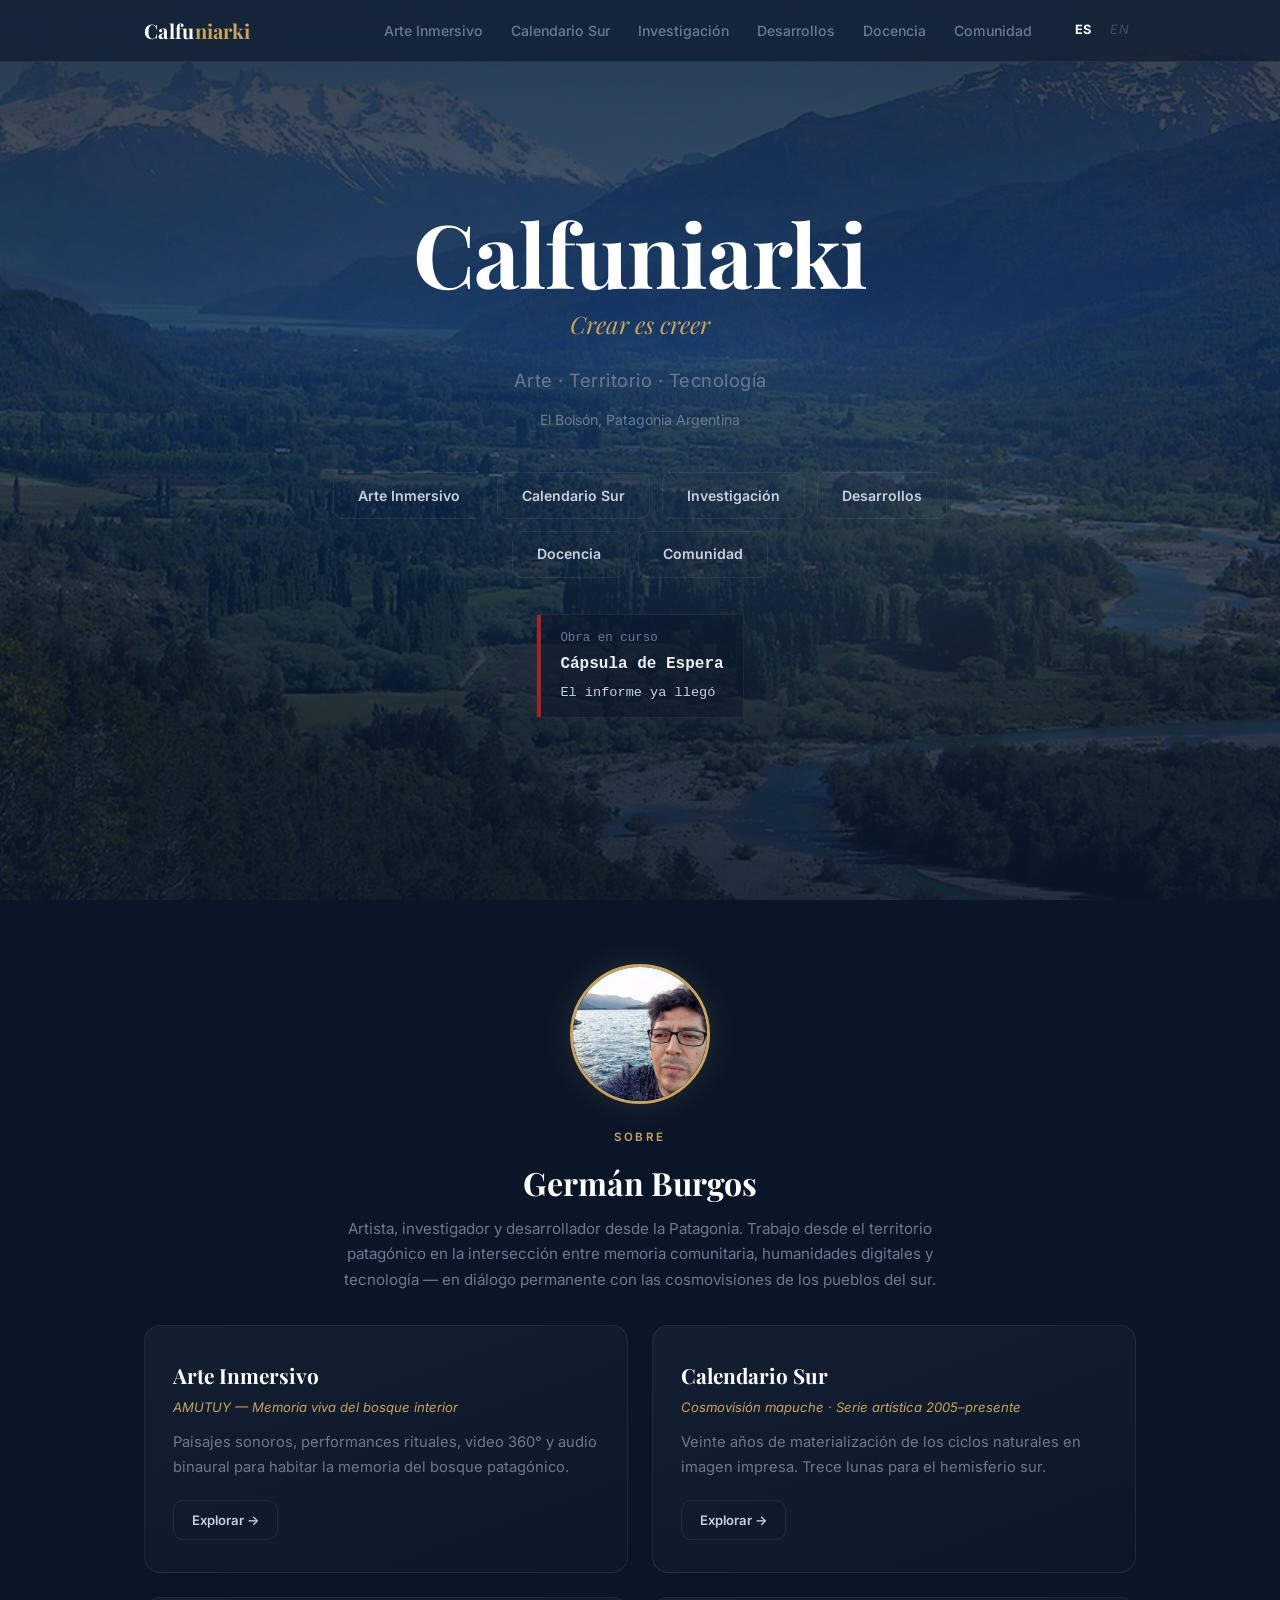
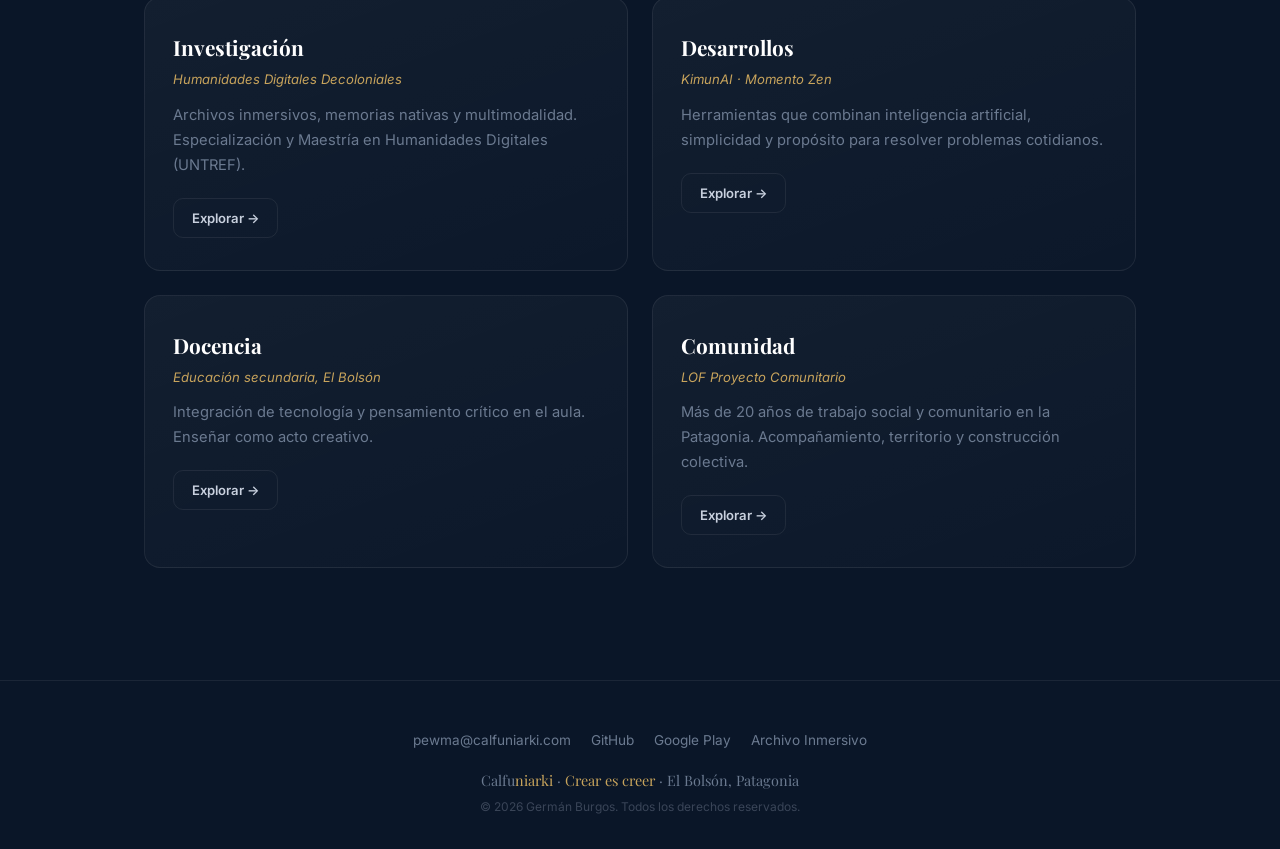
<file: index.html>
<!DOCTYPE html>
<html lang="es">
<head>
  <!-- Google Tag Manager -->
  <script>(function(w,d,s,l,i){w[l]=w[l]||[];w[l].push({'gtm.start':
  new Date().getTime(),event:'gtm.js'});var f=d.getElementsByTagName(s)[0],
  j=d.createElement(s),dl=l!='dataLayer'?'&l='+l:'';j.async=true;j.src=
  'https://www.googletagmanager.com/gtm.js?id='+i+dl;f.parentNode.insertBefore(j,f);
  })(window,document,'script','dataLayer','GTM-WHPK6CT9');</script>
  <!-- End Google Tag Manager -->
  <meta charset="UTF-8">
  <meta name="viewport" content="width=device-width,initial-scale=1">
  <title>Calfuniarki — Crear es creer</title>
  <meta name="description" content="Calfuniarki: arte inmersivo, humanidades digitales y desarrollos digitales desde El Bolsón, Patagonia Argentina.">
  <link rel="canonical" href="https://calfuniarki.com/">

  <!-- Favicon kultrun -->
  <link rel="icon" type="image/svg+xml" href="favicon.svg">
  <link rel="alternate icon" type="image/png" href="favicon.svg">
  <link rel="apple-touch-icon" href="favicon.svg">

  <!-- Open Graph -->
  <meta property="og:title" content="Calfuniarki — Crear es creer">
  <meta property="og:description" content="Arte inmersivo, humanidades digitales y desarrollos digitales desde El Bolsón, Patagonia Argentina.">
  <meta property="og:url" content="https://calfuniarki.com/">
  <meta property="og:type" content="website">
  <meta property="og:image" content="https://calfuniarki.com/img/og-image.svg">

  <link rel="stylesheet" href="styles.css">

  <style>
    .lang-switcher {
      display: flex; align-items: center; gap: .35rem; margin-left: .5rem;
    }
    .lang-btn {
      background: none; border: none; cursor: pointer;
      font-size: .8rem; font-family: var(--sans); font-weight: 400;
      font-style: italic; padding: .2rem .4rem; border-radius: 6px;
      color: var(--text-dim); opacity: .5;
      transition: opacity .25s, color .25s; line-height: 1; letter-spacing: .05em;
    }
    .lang-btn:hover { opacity: .8; }
    .lang-btn.active { opacity: 1; font-weight: 700; font-style: normal; color: var(--white); }

    /* Obra en curso: ventana a la Cápsula de Espera (capsula-de-espera/) */
    .en-curso {
      display: inline-flex; align-items: stretch; margin-top: 2.25rem;
      text-align: left; color: var(--text-bright); text-decoration: none;
      background: rgba(10,22,40,.55); border: 1px solid var(--border);
      transition: border-color .3s var(--ease);
    }
    .en-curso::before { content: ""; flex: none; width: 4px; background: #A8231C; }
    .en-curso:hover, .en-curso:focus-visible { border-color: rgba(168,35,28,.8); }
    .en-curso:focus-visible { outline: 2px solid #A8231C; outline-offset: 3px; }
    .en-curso-cuerpo {
      display: grid; gap: .15rem; padding: .8rem 1.2rem;
      font-family: ui-monospace, "SF Mono", Menlo, Consolas, "Liberation Mono", monospace;
    }
    .en-curso-label { font-size: .78rem; color: var(--text-dim); }
    .en-curso-titulo { font-size: 1rem; font-weight: 700; }
    .en-curso-dia { font-size: .85rem; color: var(--text); }
  </style>
</head>
<body>
  <!-- Google Tag Manager (noscript) -->
  <noscript><iframe src="https://www.googletagmanager.com/ns.html?id=GTM-WHPK6CT9"
  height="0" width="0" style="display:none;visibility:hidden"></iframe></noscript>
  <!-- End Google Tag Manager (noscript) -->

  <canvas id="particles"></canvas>
  <div class="nav-overlay"></div>

  <header class="site-header">
    <div class="container">
      <a href="./" class="logo">Calfu<span>niarki</span></a>
      <button class="menu-toggle" aria-label="Menú">
        <span></span><span></span><span></span>
      </button>
      <nav class="nav-links">
        <a href="arte/index.html" data-es="Arte Inmersivo" data-en="Immersive Art">Arte Inmersivo</a>
        <a href="calendario-sur/index.html" data-es="Calendario Sur" data-en="Southern Calendar">Calendario Sur</a>
        <a href="investigacion/index.html" data-es="Investigación" data-en="Research">Investigación</a>
        <a href="desarrollos/index.html">Desarrollos</a>
        <a href="docencia/index.html" data-es="Docencia" data-en="Teaching">Docencia</a>
        <a href="comunidad/index.html" data-es="Comunidad" data-en="Community">Comunidad</a>
        <div class="lang-switcher">
          <button class="lang-btn active" data-lang="es" title="Español">ES</button>
          <button class="lang-btn" data-lang="en" title="English">EN</button>
        </div>
      </nav>
    </div>
  </header>

  <main>
    <section class="hero hero--bg" style="background-image:url('img/el-bolson.jpg')">
      <div class="hero-content">
        <h1 class="reveal">Calfuniarki</h1>
        <p class="slogan reveal delay-1" data-es="Crear es creer" data-en="To create is to believe">Crear es creer</p>
        <p class="subtitle reveal delay-2" data-es="Arte · Territorio · Tecnología" data-en="Art · Territory · Technology">Arte · Territorio · Tecnología</p>
        <p class="location reveal delay-3">El Bolsón, Patagonia Argentina</p>
        <div class="hero-nav reveal delay-4">
          <a href="arte/index.html" data-es="Arte Inmersivo" data-en="Immersive Art">Arte Inmersivo</a>
          <a href="calendario-sur/index.html" data-es="Calendario Sur" data-en="Southern Calendar">Calendario Sur</a>
          <a href="investigacion/index.html" data-es="Investigación" data-en="Research">Investigación</a>
          <a href="desarrollos/index.html">Desarrollos</a>
          <a href="docencia/index.html" data-es="Docencia" data-en="Teaching">Docencia</a>
          <a href="comunidad/index.html" data-es="Comunidad" data-en="Community">Comunidad</a>
        </div>
        <a class="en-curso reveal delay-4" href="capsula-de-espera/index.html">
          <span class="en-curso-cuerpo">
            <span class="en-curso-label" data-es="Obra en curso" data-en="Work in progress">Obra en curso</span>
            <span class="en-curso-titulo">Cápsula de Espera</span>
            <span class="en-curso-dia" data-es="El informe ya llegó" data-en="The report has arrived">El informe ya llegó</span>
          </span>
        </a>
      </div>
      <div class="scroll-hint">
        <span data-es="Explorá" data-en="Explore">Explorá</span>
        <span class="arrow">↓</span>
      </div>
    </section>

    <section class="section">
      <div class="container">
        <div class="reveal text-center">
          <img src="img/Yo.jpg" alt="Germán Burgos — Calfuniarki" class="profile-photo" loading="lazy">
          <p class="section-label" data-es="Sobre" data-en="About">Sobre</p>
          <h2 class="section-title">Germán Burgos</h2>
          <p class="section-desc" style="margin-left:auto;margin-right:auto"
             data-es="Artista, investigador y desarrollador desde la Patagonia. Trabajo desde el territorio patagónico en la intersección entre memoria comunitaria, humanidades digitales y tecnología — en diálogo permanente con las cosmovisiones de los pueblos del sur."
             data-en="Artist, researcher and developer from Patagonia. I work from Patagonian territory at the intersection of community memory, digital humanities, and technology — in permanent dialogue with the cosmovisions of the peoples of the south.">
            Artista, investigador y desarrollador desde la Patagonia. Trabajo en la intersección entre la cosmovisión mapuche, las humanidades digitales decoloniales y la tecnología contemporánea.
          </p>
        </div>

        <div class="grid-2 mt-2">
          <div class="card reveal">
            <h3 data-es="Arte Inmersivo" data-en="Immersive Art">Arte Inmersivo</h3>
            <p class="card-tag" data-es="AMUTUY — Memoria viva del bosque interior" data-en="AMUTUY — Living memory of the inner forest">AMUTUY — Memoria viva del bosque interior</p>
            <p data-es="Paisajes sonoros, performances rituales, video 360° y audio binaural para habitar la memoria del bosque patagónico." data-en="Sound landscapes, ritual performances, 360° video and binaural audio to inhabit the memory of the Patagonian forest.">Paisajes sonoros, performances rituales, video 360° y audio binaural para habitar la memoria del bosque patagónico.</p>
            <a href="arte/index.html" class="btn btn-outline btn-sm" data-es="Explorar →" data-en="Explore →">Explorar →</a>
          </div>
          <div class="card reveal delay-1">
            <h3 data-es="Calendario Sur" data-en="Southern Calendar">Calendario Sur</h3>
            <p class="card-tag" data-es="Cosmovisión mapuche · Serie artística 2005–presente" data-en="Mapuche cosmovision · Artistic series 2005–present">Cosmovisión mapuche · Serie artística 2005–presente</p>
            <p data-es="Veinte años de materialización de los ciclos naturales en imagen impresa. Trece lunas para el hemisferio sur." data-en="Twenty years of materializing natural cycles in printed image. Thirteen moons for the southern hemisphere.">Veinte años de materialización de los ciclos naturales en imagen impresa. Trece lunas para el hemisferio sur.</p>
            <a href="calendario-sur/index.html" class="btn btn-outline btn-sm" data-es="Explorar →" data-en="Explore →">Explorar →</a>
          </div>
          <div class="card reveal">
            <h3 data-es="Investigación" data-en="Research">Investigación</h3>
            <p class="card-tag" data-es="Humanidades Digitales Decoloniales" data-en="Decolonial Digital Humanities">Humanidades Digitales Decoloniales</p>
            <p data-es="Archivos inmersivos, memorias nativas y multimodalidad. Especialización y Maestría en Humanidades Digitales (UNTREF)." data-en="Immersive archives, native memories and multimodality. Specialization and Master's in Digital Humanities (UNTREF).">Archivos inmersivos, memorias nativas y multimodalidad. Especialización y Maestría en Humanidades Digitales (UNTREF).</p>
            <a href="investigacion/index.html" class="btn btn-outline btn-sm" data-es="Explorar →" data-en="Explore →">Explorar →</a>
          </div>
          <div class="card reveal delay-1">
            <h3>Desarrollos</h3>
            <p class="card-tag">KimunAI · Momento Zen</p>
            <p data-es="Herramientas que combinan inteligencia artificial, simplicidad y propósito para resolver problemas cotidianos." data-en="Tools that combine artificial intelligence, simplicity and purpose to solve everyday problems.">Herramientas que combinan inteligencia artificial, simplicidad y propósito para resolver problemas cotidianos.</p>
            <a href="desarrollos/index.html" class="btn btn-outline btn-sm" data-es="Explorar →" data-en="Explore →">Explorar →</a>
          </div>
          <div class="card reveal">
            <h3 data-es="Docencia" data-en="Teaching">Docencia</h3>
            <p class="card-tag" data-es="Educación secundaria, El Bolsón" data-en="Secondary education, El Bolsón">Educación secundaria, El Bolsón</p>
            <p data-es="Integración de tecnología y pensamiento crítico en el aula. Enseñar como acto creativo." data-en="Integration of technology and critical thinking in the classroom. Teaching as a creative act.">Integración de tecnología y pensamiento crítico en el aula. Enseñar como acto creativo.</p>
            <a href="docencia/index.html" class="btn btn-outline btn-sm" data-es="Explorar →" data-en="Explore →">Explorar →</a>
          </div>
          <div class="card reveal delay-1">
            <h3 data-es="Comunidad" data-en="Community">Comunidad</h3>
            <p class="card-tag" data-es="LOF Proyecto Comunitario" data-en="LOF Community Project">LOF Proyecto Comunitario</p>
            <p data-es="Más de 20 años de trabajo social y comunitario en la Patagonia. Acompañamiento, territorio y construcción colectiva." data-en="More than 20 years of social and community work in Patagonia. Accompaniment, territory and collective building.">Más de 20 años de trabajo social y comunitario en la Patagonia. Acompañamiento, territorio y construcción colectiva.</p>
            <a href="comunidad/index.html" class="btn btn-outline btn-sm" data-es="Explorar →" data-en="Explore →">Explorar →</a>
          </div>
        </div>
      </div>
    </section>
  </main>

  <footer class="site-footer">
    <div class="container">
      <div class="footer-links">
        <a href="mailto:pewma@calfuniarki.com">pewma@calfuniarki.com</a>
        <a href="https://github.com/calfuniarki" target="_blank" rel="noopener">GitHub</a>
        <a href="https://play.google.com/store/apps/developer?id=Calfuniarki" target="_blank" rel="noopener">Google Play</a>
        <a href="https://archivo.lof.org.ar" target="_blank" rel="noopener">Archivo Inmersivo</a>
      </div>
      <p class="brand">Calfu<span>niarki</span> · <span data-es="Crear es creer" data-en="To create is to believe">Crear es creer</span> · El Bolsón, Patagonia</p>
      <p class="copy">&copy; 2026 Germán Burgos. <span data-es="Todos los derechos reservados." data-en="All rights reserved.">Todos los derechos reservados.</span></p>
    </div>
  </footer>

  <script src="main.js"></script>
  <script>
    const STORAGE_KEY = 'calfuniarki-lang';
    function setLang(lang) {
      localStorage.setItem(STORAGE_KEY, lang);
      document.documentElement.lang = lang;
      document.querySelectorAll('.lang-btn').forEach(btn => {
        btn.classList.toggle('active', btn.dataset.lang === lang);
      });
      document.querySelectorAll('[data-es][data-en]').forEach(el => {
        const text = el.dataset[lang];
        if (text) el.innerHTML = text;
      });
    }
    document.querySelectorAll('.lang-btn').forEach(btn => {
      btn.addEventListener('click', () => setLang(btn.dataset.lang));
    });
    setLang(localStorage.getItem(STORAGE_KEY) || 'es');
  </script>
</body>
</html>
</file>
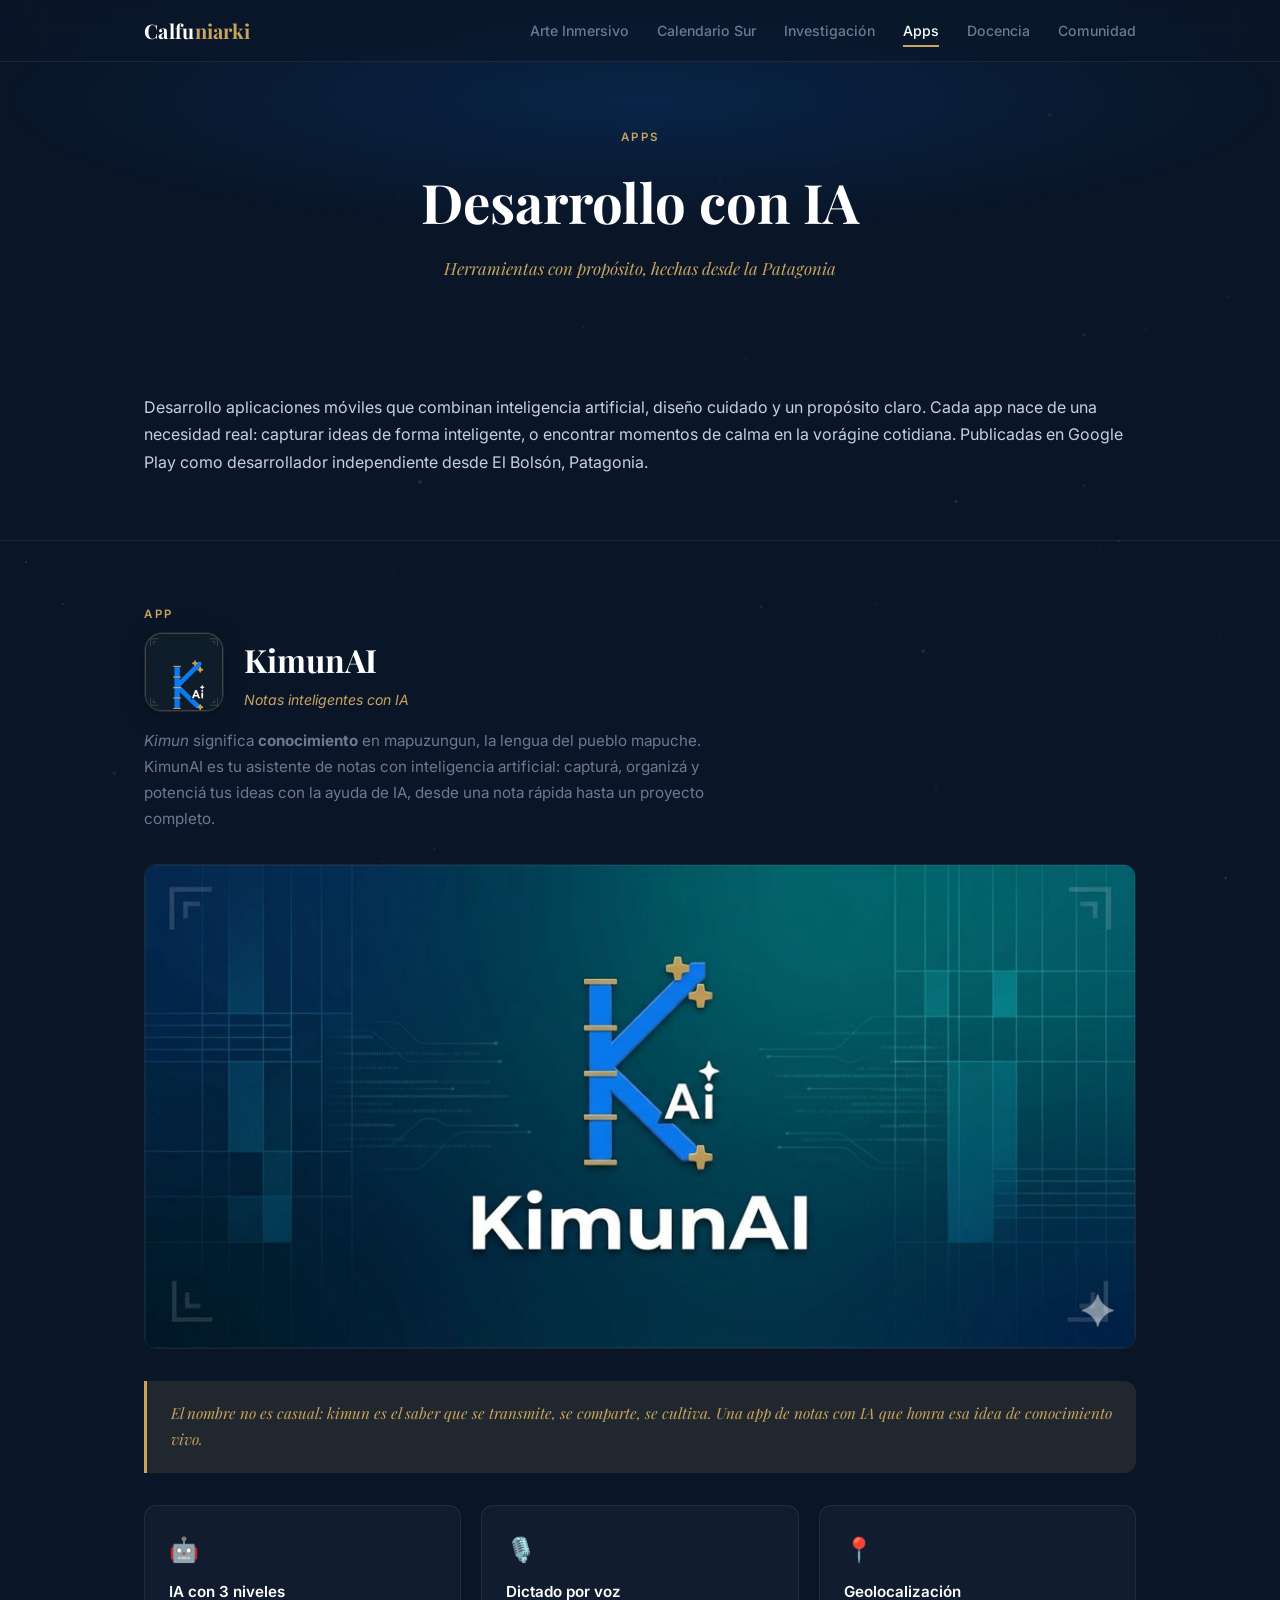
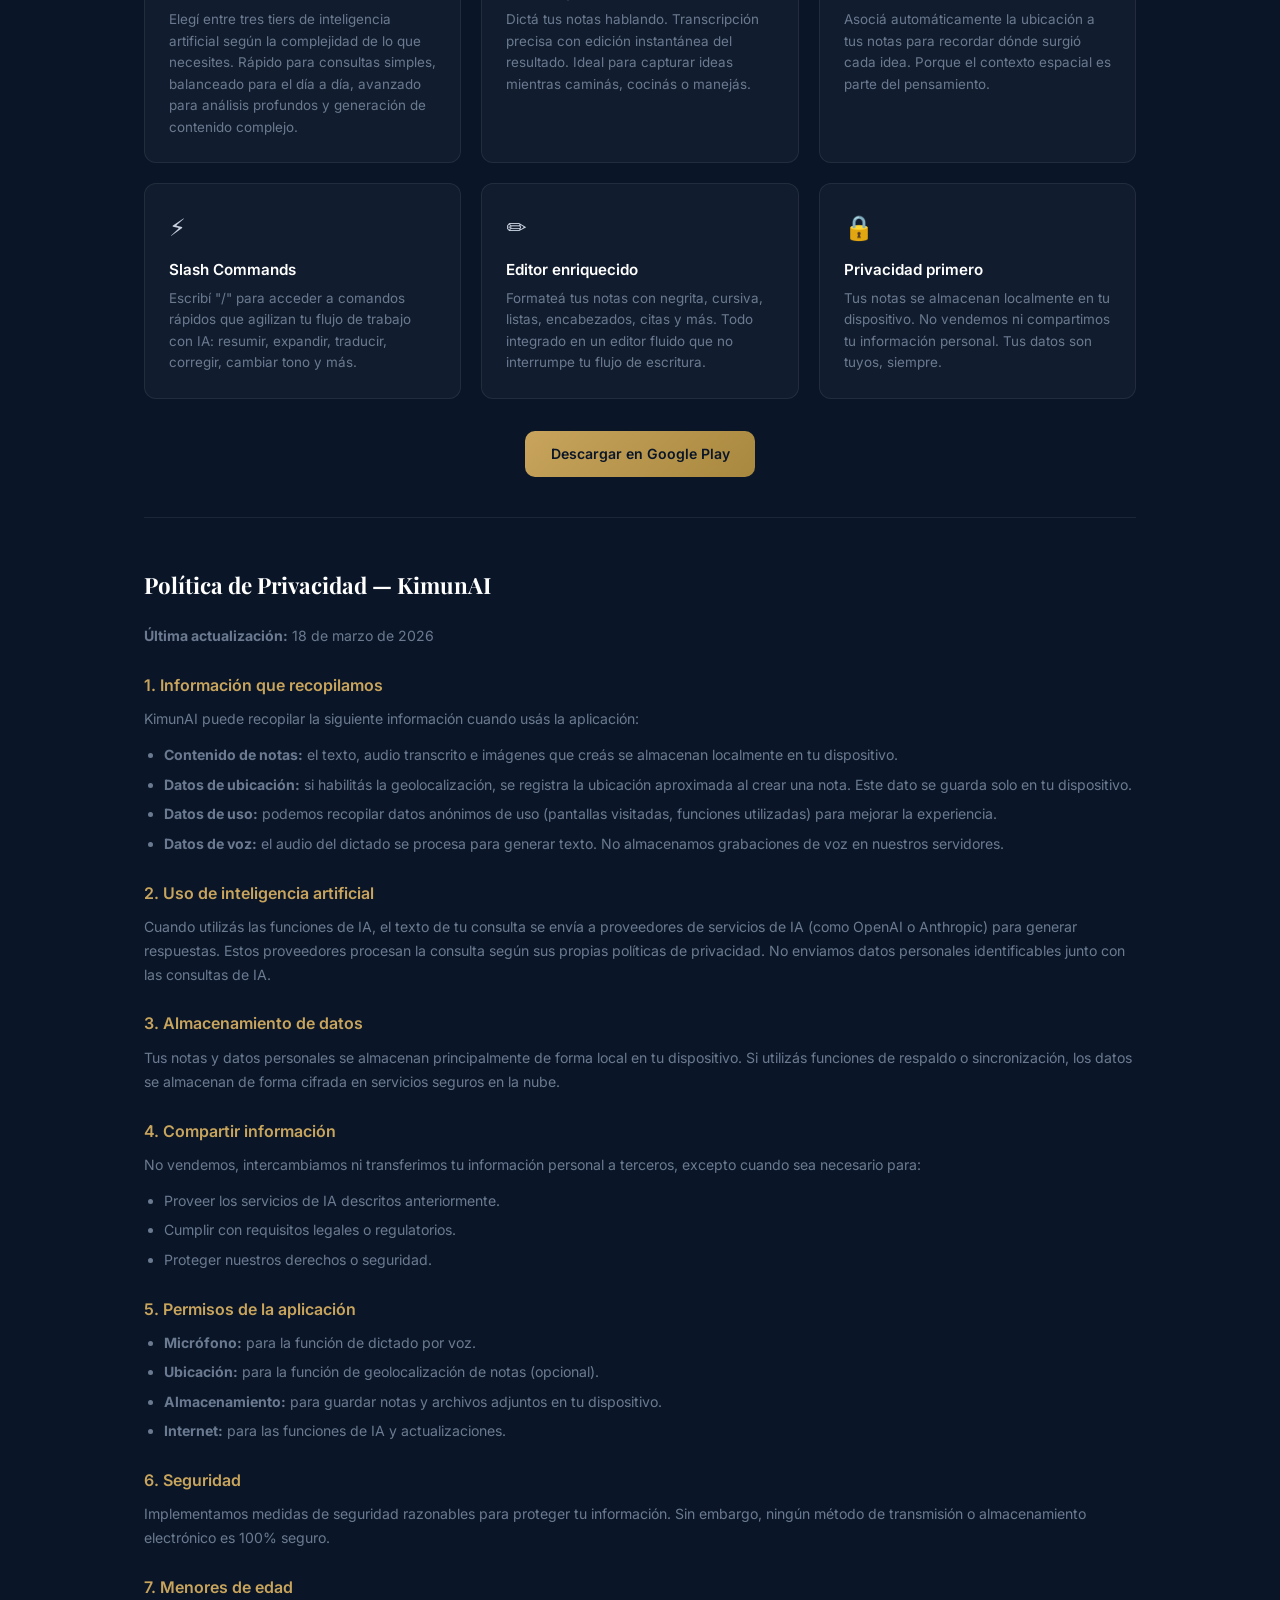
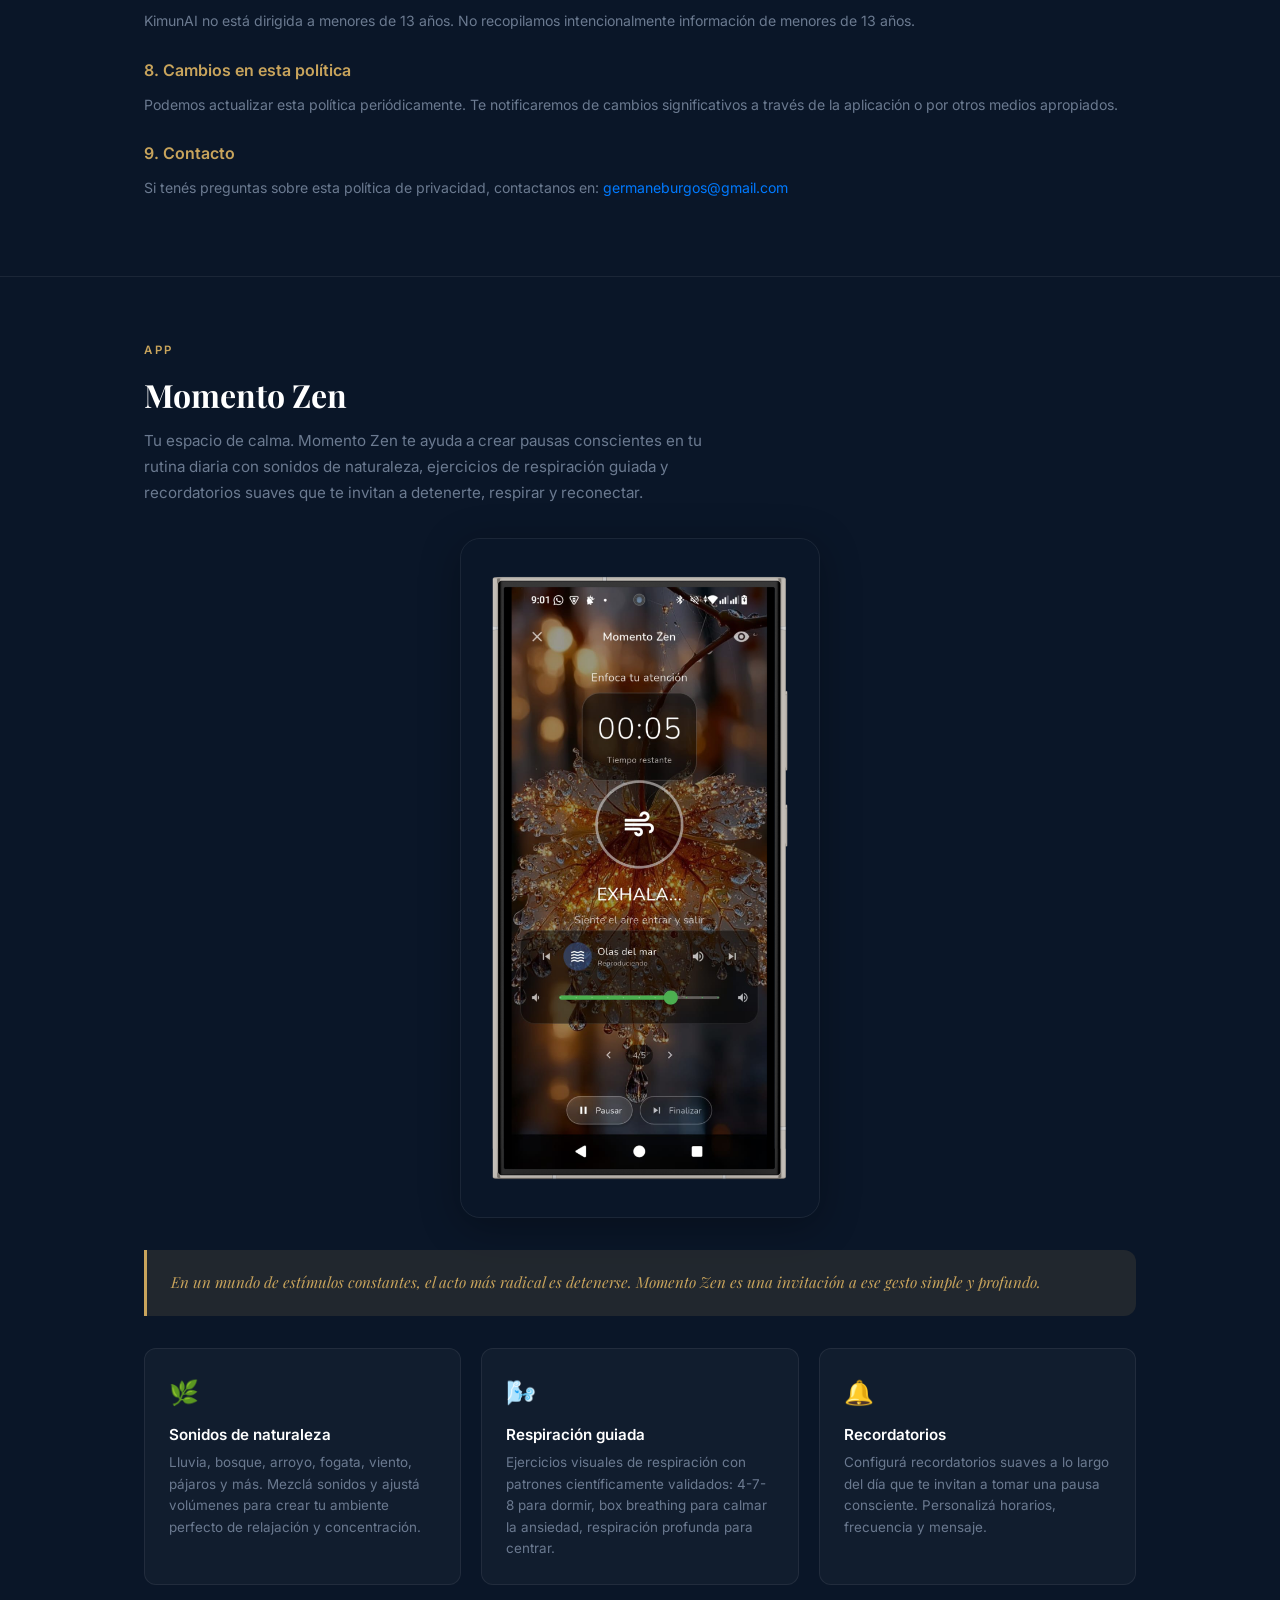
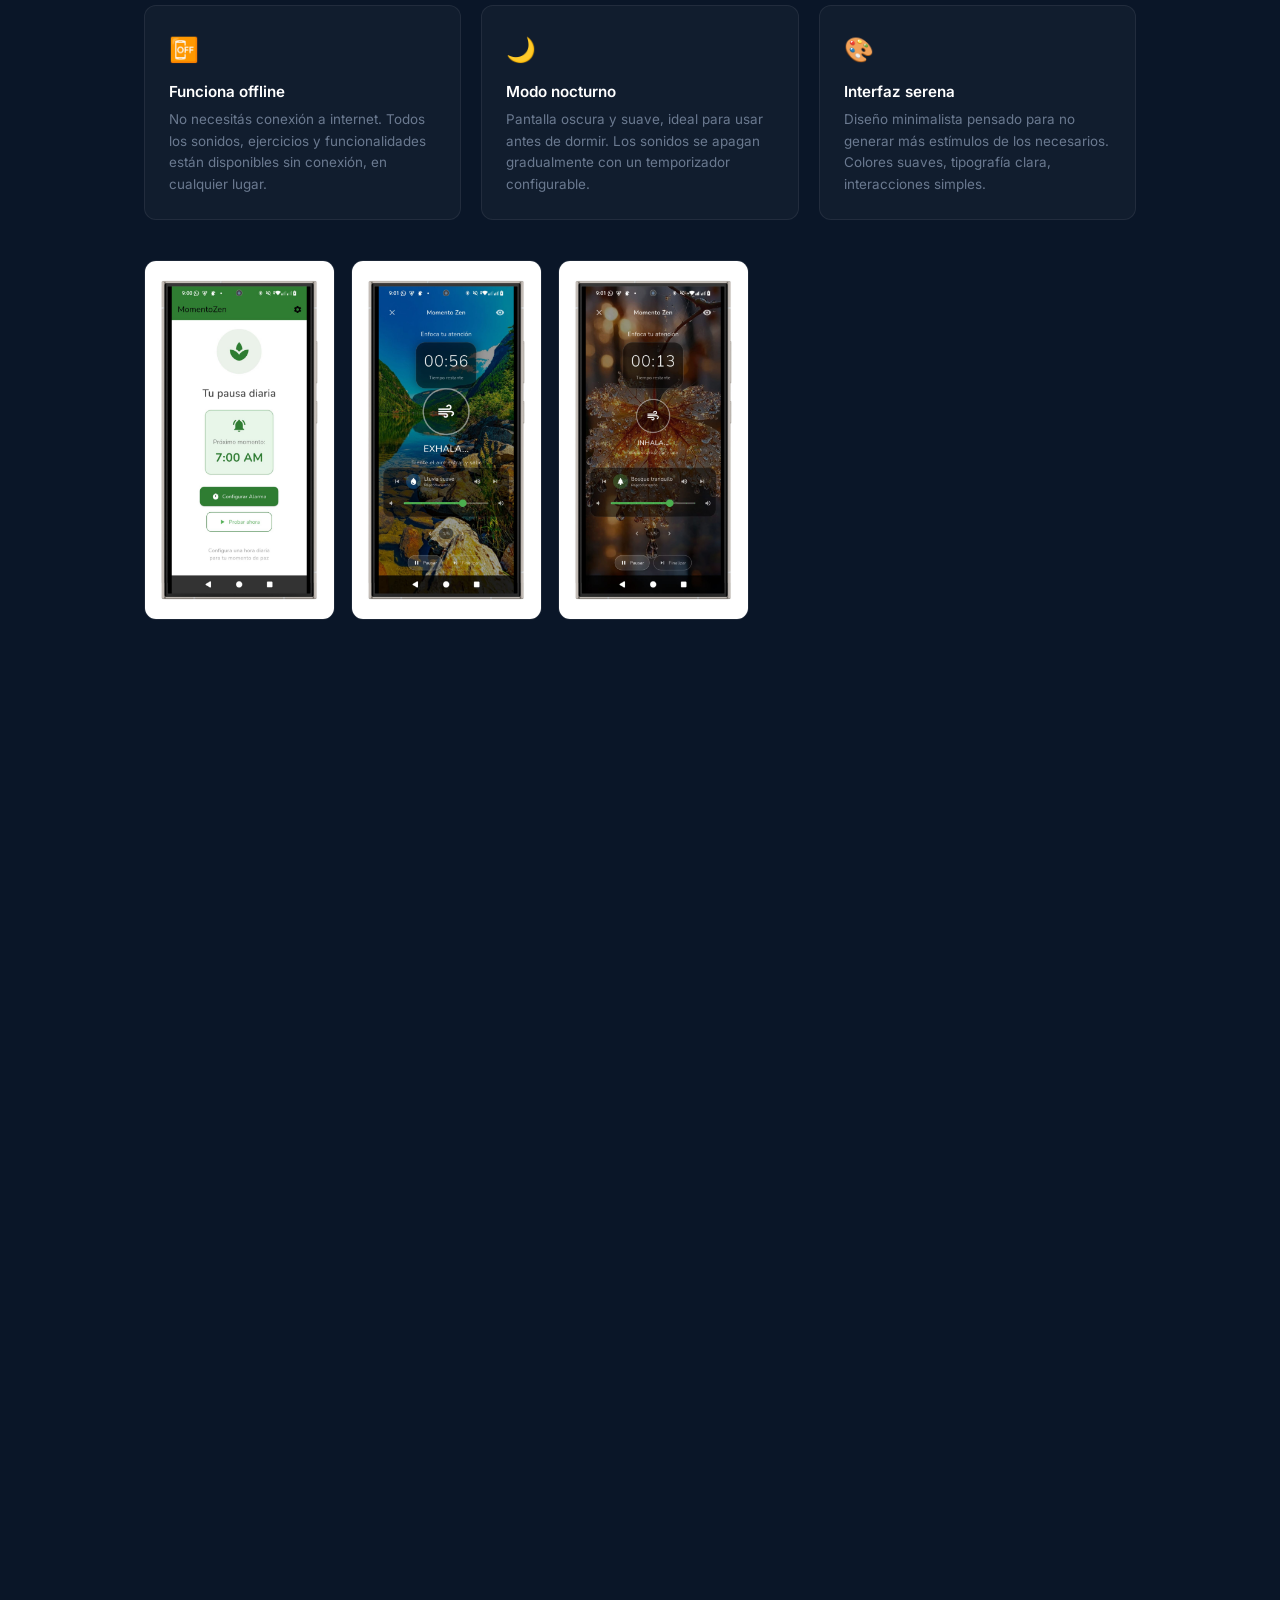
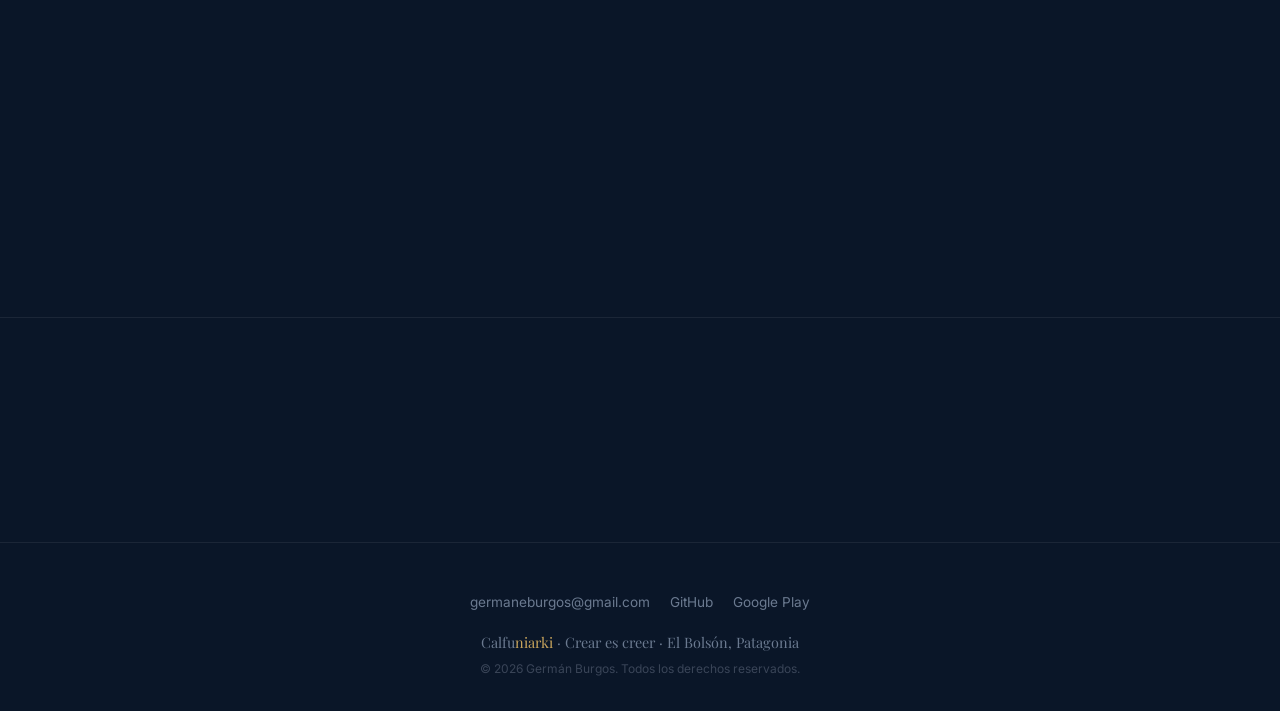
<file: apps/index.html>
<!DOCTYPE html>
<html lang="es">
<head>
  <meta charset="UTF-8">
  <meta name="viewport" content="width=device-width,initial-scale=1">
  <title>Apps — KimunAI y Momento Zen — Calfuniarki</title>
  <meta name="description" content="KimunAI: notas inteligentes con IA. Momento Zen: mindfulness y relajación. Apps desarrolladas por Calfuniarki desde la Patagonia Argentina.">
  <link rel="canonical" href="https://calfuniarki.com/apps/">
  <link rel="stylesheet" href="../styles.css">
</head>
<body>

  <canvas id="particles"></canvas>
  <div class="nav-overlay"></div>

  <header class="site-header">
    <div class="container">
      <a href="../index.html" class="logo">Calfu<span>niarki</span></a>
      <button class="menu-toggle" aria-label="Menú">
        <span></span><span></span><span></span>
      </button>
      <nav class="nav-links">
        <a href="../arte/index.html">Arte Inmersivo</a>
        <a href="../calendario-sur/index.html" data-es="Calendario Sur" data-en="Southern Calendar">Calendario Sur</a>
        <a href="../investigacion/index.html">Investigación</a>
        <a href="../apps/index.html" class="active">Apps</a>
        <a href="../docencia/index.html">Docencia</a>
        <a href="../comunidad/index.html">Comunidad</a>
      </nav>
    </div>
  </header>

  <main>
    <section class="page-hero">
      <div class="container">
        <p class="section-label reveal">Apps</p>
        <h1 class="reveal delay-1">Desarrollo con IA</h1>
        <p class="tagline reveal delay-2">Herramientas con propósito, hechas desde la Patagonia</p>
      </div>
    </section>

    <section class="section">
      <div class="container">
        <div class="reveal">
          <p>Desarrollo aplicaciones móviles que combinan inteligencia artificial, diseño cuidado y un propósito claro. Cada app nace de una necesidad real: capturar ideas de forma inteligente, o encontrar momentos de calma en la vorágine cotidiana. Publicadas en Google Play como desarrollador independiente desde El Bolsón, Patagonia.</p>
        </div>
      </div>
    </section>

    <!-- ==================== KimunAI ==================== -->
    <section class="section" id="kimunai">
      <div class="container">
        <div class="reveal">
          <p class="section-label">App</p>
          <div class="app-header">
            <img src="../img/icon-kimunai.png" alt="KimunAI" class="app-icon" loading="lazy">
            <div>
              <h2 class="section-title">KimunAI</h2>
              <p style="color:var(--gold);font-size:.88rem;font-style:italic;margin:0">Notas inteligentes con IA</p>
            </div>
          </div>
          <p class="section-desc"><em>Kimun</em> significa <strong>conocimiento</strong> en mapuzungun, la lengua del pueblo mapuche. KimunAI es tu asistente de notas con inteligencia artificial: capturá, organizá y potenciá tus ideas con la ayuda de IA, desde una nota rápida hasta un proyecto completo.</p>
        </div>

        <img src="../img/funcionesUP.jpg" alt="KimunAI — Feature graphic" class="img-feature-graphic reveal" loading="lazy">

        <div class="mt-2 reveal">
          <div class="highlight-box">
            <p>El nombre no es casual: kimun es el saber que se transmite, se comparte, se cultiva. Una app de notas con IA que honra esa idea de conocimiento vivo.</p>
          </div>
        </div>

        <div class="grid-3 mt-2">
          <div class="feature reveal">
            <div class="icon">🤖</div>
            <h3>IA con 3 niveles</h3>
            <p>Elegí entre tres tiers de inteligencia artificial según la complejidad de lo que necesites. Rápido para consultas simples, balanceado para el día a día, avanzado para análisis profundos y generación de contenido complejo.</p>
          </div>
          <div class="feature reveal delay-1">
            <div class="icon">🎙️</div>
            <h3>Dictado por voz</h3>
            <p>Dictá tus notas hablando. Transcripción precisa con edición instantánea del resultado. Ideal para capturar ideas mientras caminás, cocinás o manejás.</p>
          </div>
          <div class="feature reveal delay-2">
            <div class="icon">📍</div>
            <h3>Geolocalización</h3>
            <p>Asociá automáticamente la ubicación a tus notas para recordar dónde surgió cada idea. Porque el contexto espacial es parte del pensamiento.</p>
          </div>
          <div class="feature reveal">
            <div class="icon">⚡</div>
            <h3>Slash Commands</h3>
            <p>Escribí "/" para acceder a comandos rápidos que agilizan tu flujo de trabajo con IA: resumir, expandir, traducir, corregir, cambiar tono y más.</p>
          </div>
          <div class="feature reveal delay-1">
            <div class="icon">✏️</div>
            <h3>Editor enriquecido</h3>
            <p>Formateá tus notas con negrita, cursiva, listas, encabezados, citas y más. Todo integrado en un editor fluido que no interrumpe tu flujo de escritura.</p>
          </div>
          <div class="feature reveal delay-2">
            <div class="icon">🔒</div>
            <h3>Privacidad primero</h3>
            <p>Tus notas se almacenan localmente en tu dispositivo. No vendemos ni compartimos tu información personal. Tus datos son tuyos, siempre.</p>
          </div>
        </div>

        <div class="mt-2 reveal flex-center">
          <a href="https://play.google.com/store/apps/details?id=com.nacer.kimun_ai" class="btn btn-gold" target="_blank" rel="noopener">Descargar en Google Play</a>
        </div>

        <!-- KimunAI Privacy Policy -->
        <div class="privacy reveal" id="kimunai-privacidad">
          <h2>Política de Privacidad — KimunAI</h2>
          <p><strong>Última actualización:</strong> 18 de marzo de 2026</p>

          <h3>1. Información que recopilamos</h3>
          <p>KimunAI puede recopilar la siguiente información cuando usás la aplicación:</p>
          <ul>
            <li><strong>Contenido de notas:</strong> el texto, audio transcrito e imágenes que creás se almacenan localmente en tu dispositivo.</li>
            <li><strong>Datos de ubicación:</strong> si habilitás la geolocalización, se registra la ubicación aproximada al crear una nota. Este dato se guarda solo en tu dispositivo.</li>
            <li><strong>Datos de uso:</strong> podemos recopilar datos anónimos de uso (pantallas visitadas, funciones utilizadas) para mejorar la experiencia.</li>
            <li><strong>Datos de voz:</strong> el audio del dictado se procesa para generar texto. No almacenamos grabaciones de voz en nuestros servidores.</li>
          </ul>

          <h3>2. Uso de inteligencia artificial</h3>
          <p>Cuando utilizás las funciones de IA, el texto de tu consulta se envía a proveedores de servicios de IA (como OpenAI o Anthropic) para generar respuestas. Estos proveedores procesan la consulta según sus propias políticas de privacidad. No enviamos datos personales identificables junto con las consultas de IA.</p>

          <h3>3. Almacenamiento de datos</h3>
          <p>Tus notas y datos personales se almacenan principalmente de forma local en tu dispositivo. Si utilizás funciones de respaldo o sincronización, los datos se almacenan de forma cifrada en servicios seguros en la nube.</p>

          <h3>4. Compartir información</h3>
          <p>No vendemos, intercambiamos ni transferimos tu información personal a terceros, excepto cuando sea necesario para:</p>
          <ul>
            <li>Proveer los servicios de IA descritos anteriormente.</li>
            <li>Cumplir con requisitos legales o regulatorios.</li>
            <li>Proteger nuestros derechos o seguridad.</li>
          </ul>

          <h3>5. Permisos de la aplicación</h3>
          <ul>
            <li><strong>Micrófono:</strong> para la función de dictado por voz.</li>
            <li><strong>Ubicación:</strong> para la función de geolocalización de notas (opcional).</li>
            <li><strong>Almacenamiento:</strong> para guardar notas y archivos adjuntos en tu dispositivo.</li>
            <li><strong>Internet:</strong> para las funciones de IA y actualizaciones.</li>
          </ul>

          <h3>6. Seguridad</h3>
          <p>Implementamos medidas de seguridad razonables para proteger tu información. Sin embargo, ningún método de transmisión o almacenamiento electrónico es 100% seguro.</p>

          <h3>7. Menores de edad</h3>
          <p>KimunAI no está dirigida a menores de 13 años. No recopilamos intencionalmente información de menores de 13 años.</p>

          <h3>8. Cambios en esta política</h3>
          <p>Podemos actualizar esta política periódicamente. Te notificaremos de cambios significativos a través de la aplicación o por otros medios apropiados.</p>

          <h3>9. Contacto</h3>
          <p>Si tenés preguntas sobre esta política de privacidad, contactanos en: <a href="mailto:germaneburgos@gmail.com">germaneburgos@gmail.com</a></p>
        </div>
      </div>
    </section>

    <!-- ==================== Momento Zen ==================== -->
    <section class="section" id="momentozen">
      <div class="container">
        <div class="reveal">
          <p class="section-label">App</p>
          <h2 class="section-title">Momento Zen</h2>
          <p class="section-desc">Tu espacio de calma. Momento Zen te ayuda a crear pausas conscientes en tu rutina diaria con sonidos de naturaleza, ejercicios de respiración guiada y recordatorios suaves que te invitan a detenerte, respirar y reconectar.</p>
        </div>

        <img src="../img/app-mockup.png" alt="Momento Zen — App mockup" class="img-mockup reveal" loading="lazy">

        <div class="reveal">
          <div class="highlight-box">
            <p>En un mundo de estímulos constantes, el acto más radical es detenerse. Momento Zen es una invitación a ese gesto simple y profundo.</p>
          </div>
        </div>

        <div class="grid-3 mt-2">
          <div class="feature reveal">
            <div class="icon">🌿</div>
            <h3>Sonidos de naturaleza</h3>
            <p>Lluvia, bosque, arroyo, fogata, viento, pájaros y más. Mezclá sonidos y ajustá volúmenes para crear tu ambiente perfecto de relajación y concentración.</p>
          </div>
          <div class="feature reveal delay-1">
            <div class="icon">🌬️</div>
            <h3>Respiración guiada</h3>
            <p>Ejercicios visuales de respiración con patrones científicamente validados: 4-7-8 para dormir, box breathing para calmar la ansiedad, respiración profunda para centrar.</p>
          </div>
          <div class="feature reveal delay-2">
            <div class="icon">🔔</div>
            <h3>Recordatorios</h3>
            <p>Configurá recordatorios suaves a lo largo del día que te invitan a tomar una pausa consciente. Personalizá horarios, frecuencia y mensaje.</p>
          </div>
          <div class="feature reveal">
            <div class="icon">📴</div>
            <h3>Funciona offline</h3>
            <p>No necesitás conexión a internet. Todos los sonidos, ejercicios y funcionalidades están disponibles sin conexión, en cualquier lugar.</p>
          </div>
          <div class="feature reveal delay-1">
            <div class="icon">🌙</div>
            <h3>Modo nocturno</h3>
            <p>Pantalla oscura y suave, ideal para usar antes de dormir. Los sonidos se apagan gradualmente con un temporizador configurable.</p>
          </div>
          <div class="feature reveal delay-2">
            <div class="icon">🎨</div>
            <h3>Interfaz serena</h3>
            <p>Diseño minimalista pensado para no generar más estímulos de los necesarios. Colores suaves, tipografía clara, interacciones simples.</p>
          </div>
        </div>

        <!-- Screenshots -->
        <div class="screenshot-row reveal mt-2">
          <img src="../img/screenshot-1.jpg" alt="Momento Zen — Pantalla principal" loading="lazy">
          <img src="../img/screenshot-2.jpg" alt="Momento Zen — Sonidos de naturaleza" loading="lazy">
          <img src="../img/screenshot-3.jpg" alt="Momento Zen — Respiración guiada" loading="lazy">
        </div>

        <div class="mt-2 reveal flex-center">
          <a href="https://play.google.com/store/apps/details?id=com.nacer.momento_zen" class="btn btn-primary" target="_blank" rel="noopener">Descargar en Google Play</a>
        </div>

        <!-- Momento Zen Privacy Policy -->
        <div class="privacy reveal" id="momentozen-privacidad">
          <h2>Política de Privacidad — Momento Zen</h2>
          <p><strong>Última actualización:</strong> 18 de marzo de 2026</p>

          <h3>1. Información que recopilamos</h3>
          <p>Momento Zen está diseñada con la privacidad como prioridad:</p>
          <ul>
            <li><strong>Preferencias de la app:</strong> tus configuraciones de sonidos, ejercicios favoritos y horarios de recordatorios se almacenan localmente en tu dispositivo.</li>
            <li><strong>Datos de uso anónimos:</strong> podemos recopilar datos anónimos y agregados para mejorar la aplicación.</li>
          </ul>

          <h3>2. Qué NO recopilamos</h3>
          <ul>
            <li>No recopilamos datos de salud o bienestar.</li>
            <li>No recopilamos tu ubicación.</li>
            <li>No accedemos a tu micrófono, cámara ni contactos.</li>
            <li>No recopilamos información personal identificable.</li>
          </ul>

          <h3>3. Almacenamiento de datos</h3>
          <p>Todos los datos de la aplicación se almacenan localmente en tu dispositivo. No utilizamos servidores externos para almacenar datos de usuarios.</p>

          <h3>4. Compartir información</h3>
          <p>No vendemos, intercambiamos ni transferimos tu información a terceros. Los únicos datos que podrían salir de tu dispositivo son estadísticas anónimas de uso, si decidís participar en el programa de mejora.</p>

          <h3>5. Permisos de la aplicación</h3>
          <ul>
            <li><strong>Notificaciones:</strong> para los recordatorios de mindfulness (opcional).</li>
            <li><strong>Audio:</strong> para reproducir los sonidos de naturaleza.</li>
          </ul>

          <h3>6. Publicidad</h3>
          <p>Momento Zen puede mostrar anuncios no personalizados. No compartimos datos personales con redes publicitarias.</p>

          <h3>7. Menores de edad</h3>
          <p>Momento Zen es apta para todas las edades. No recopilamos intencionalmente información personal de menores de 13 años.</p>

          <h3>8. Cambios en esta política</h3>
          <p>Podemos actualizar esta política periódicamente. Te notificaremos de cambios significativos a través de la aplicación.</p>

          <h3>9. Contacto</h3>
          <p>Si tenés preguntas sobre esta política de privacidad, contactanos en: <a href="mailto:germaneburgos@gmail.com">germaneburgos@gmail.com</a></p>
        </div>
      </div>
    </section>

    <div class="section">
      <div class="container reveal flex-center">
        <a href="../index.html" class="btn btn-outline">← Volver al inicio</a>
      </div>
    </div>
  </main>

  <footer class="site-footer">
    <div class="container">
      <div class="footer-links">
        <a href="mailto:germaneburgos@gmail.com">germaneburgos@gmail.com</a>
        <a href="https://github.com/calfuniarki" target="_blank" rel="noopener">GitHub</a>
        <a href="https://play.google.com/store/apps/developer?id=Calfuniarki" target="_blank" rel="noopener">Google Play</a>
      </div>
      <p class="brand">Calfu<span>niarki</span> · Crear es creer · El Bolsón, Patagonia</p>
      <p class="copy">&copy; 2026 Germán Burgos. Todos los derechos reservados.</p>
    </div>
  </footer>

  <script src="../main.js"></script>
</body>
</html>
</file>
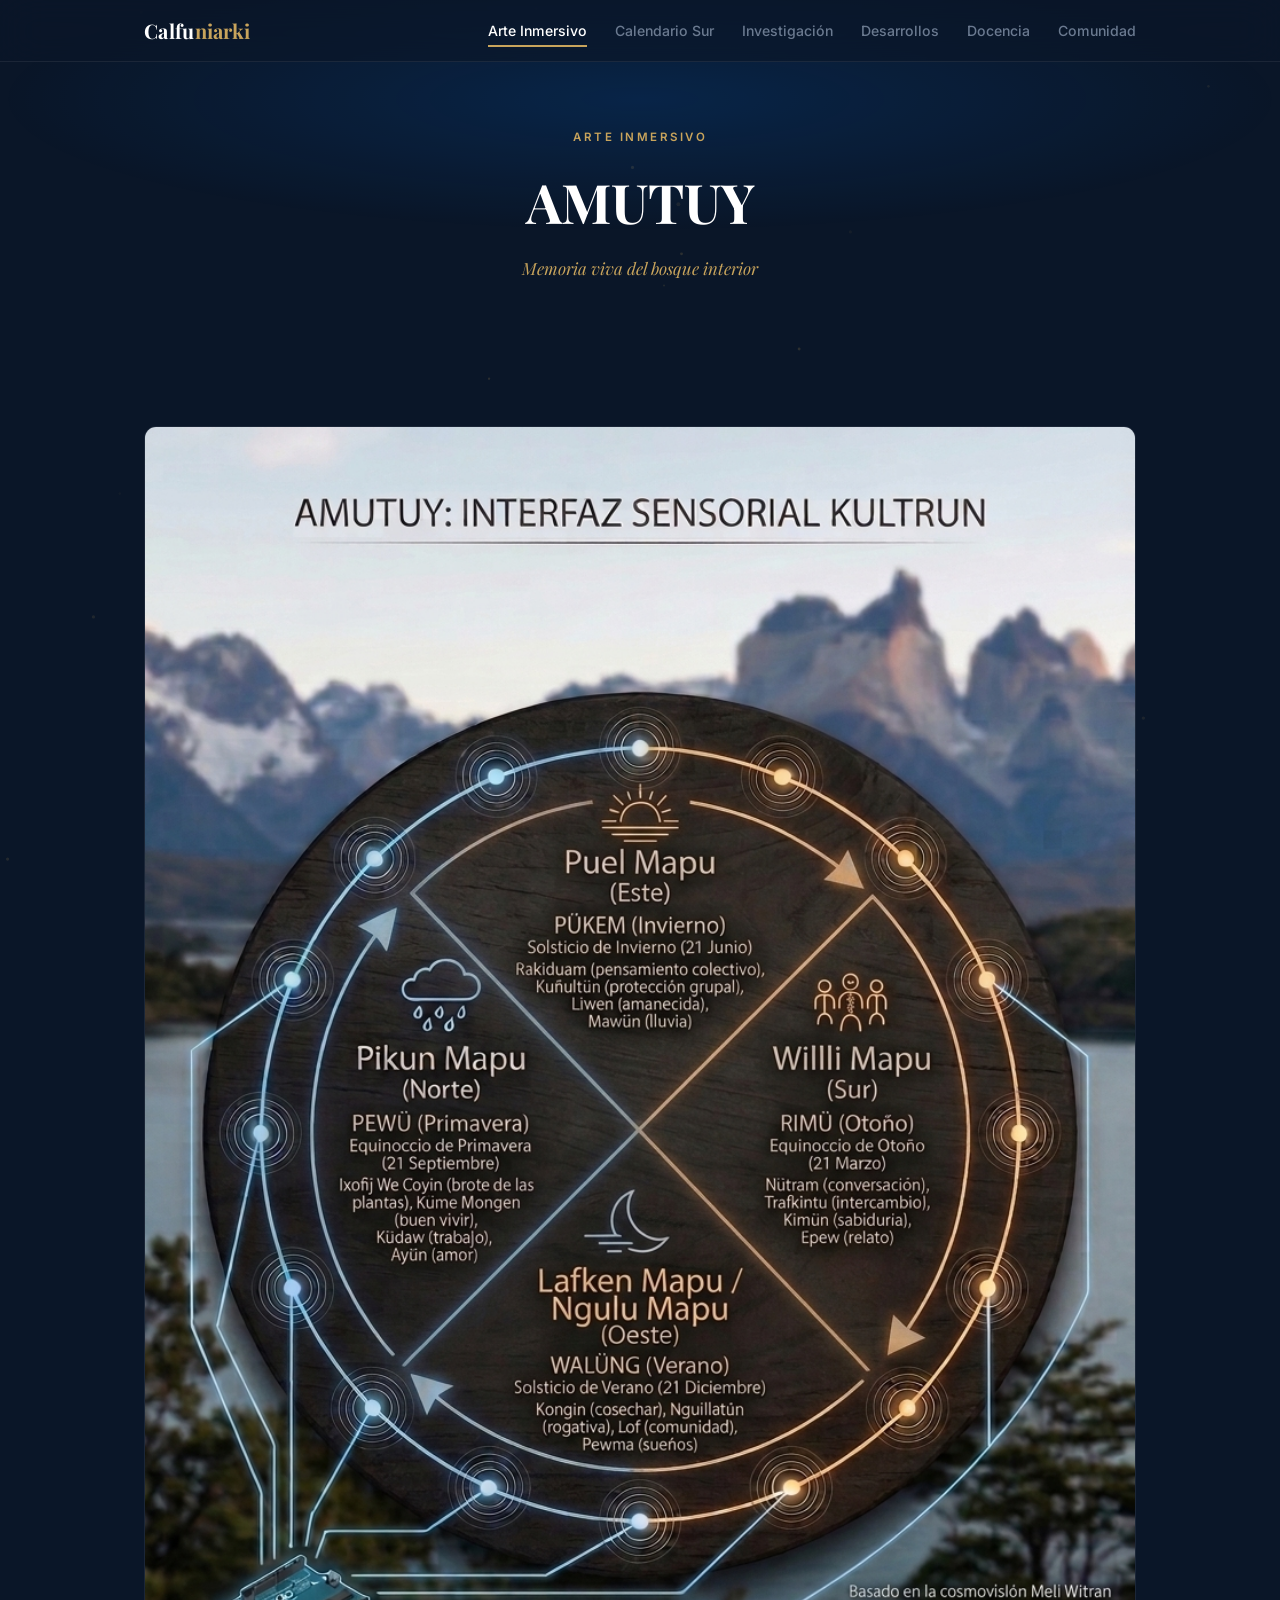
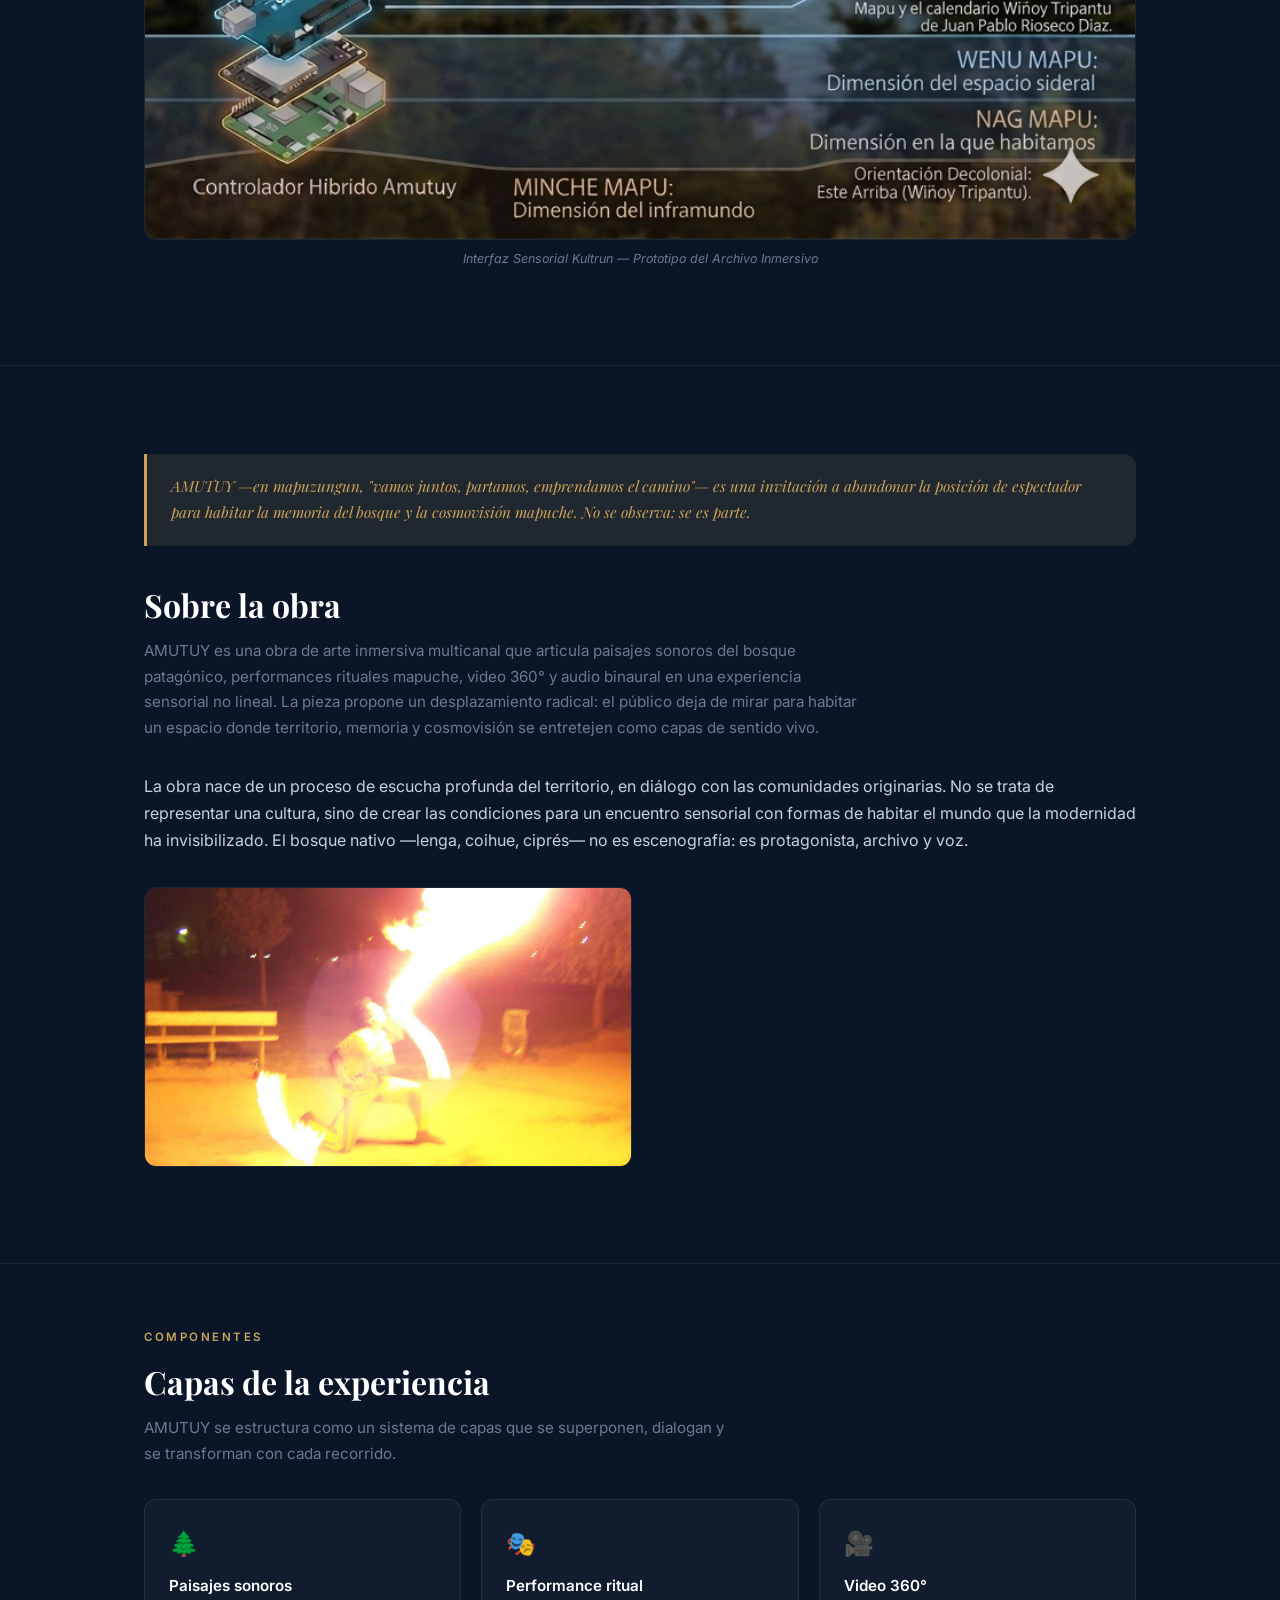
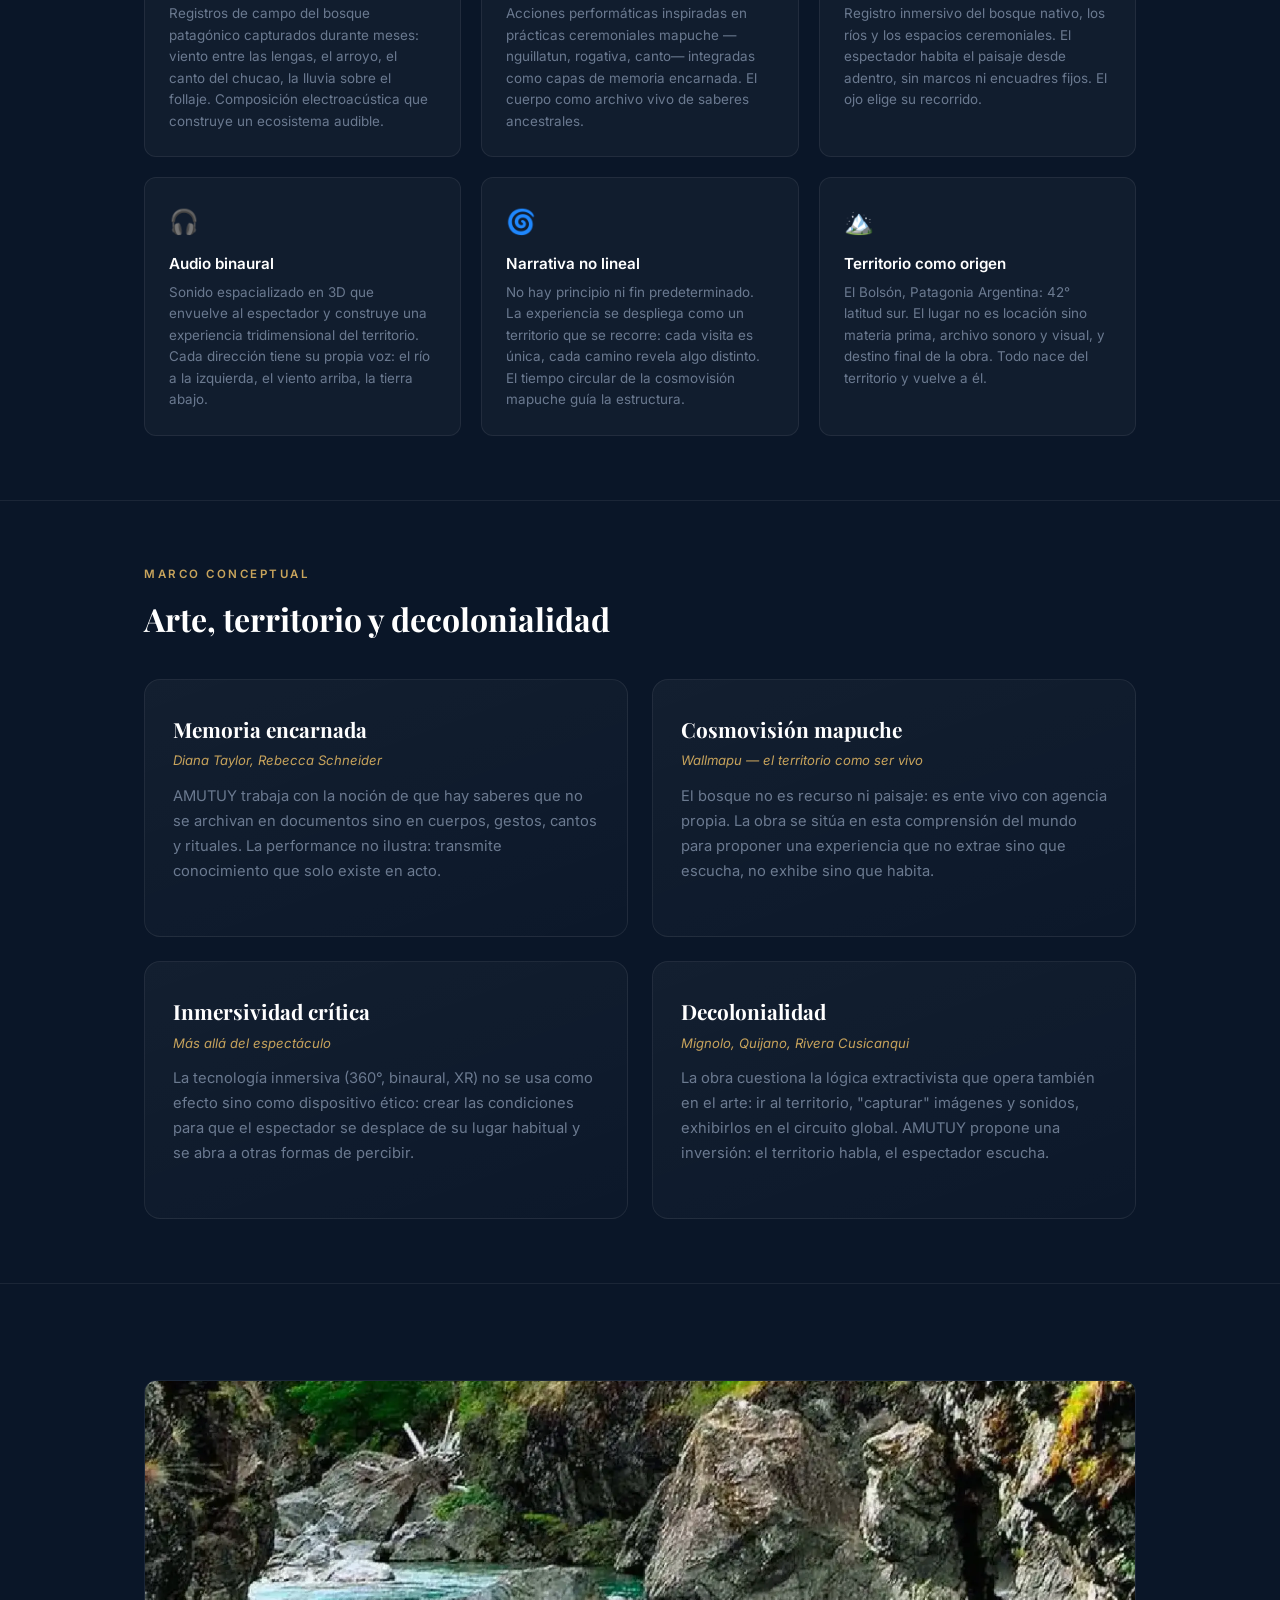
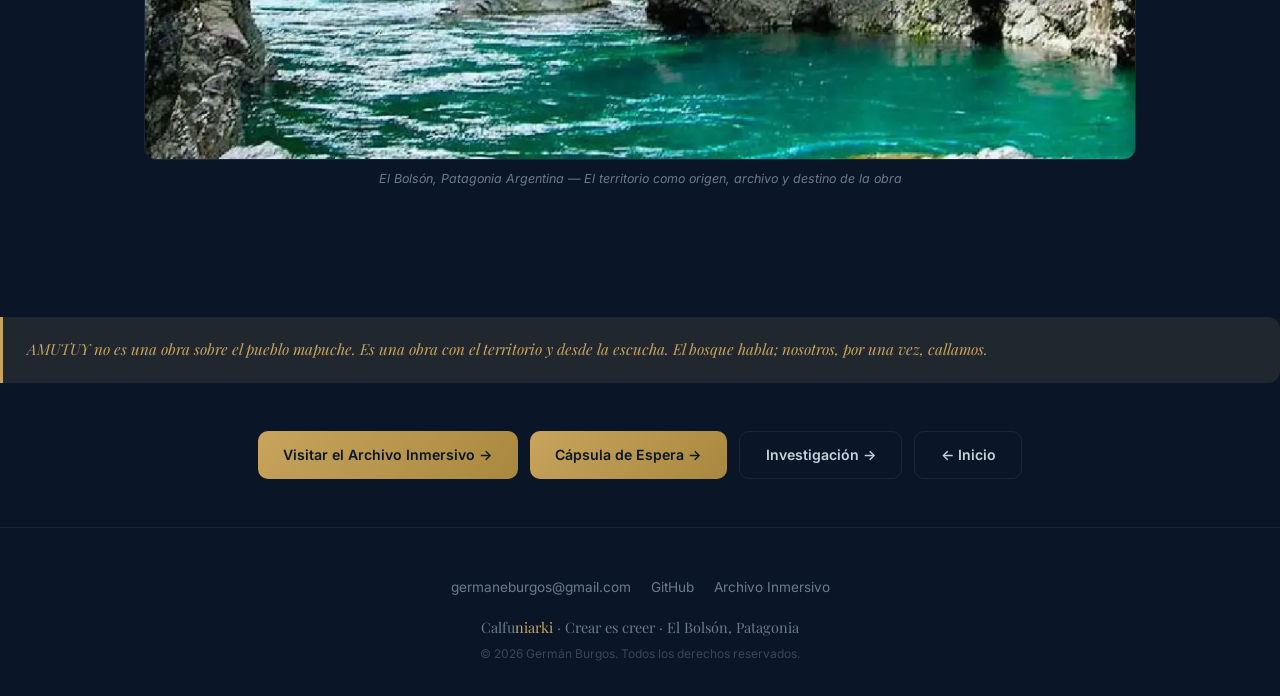
<file: arte/index.html>
<!DOCTYPE html>
<html lang="es">
<head>
  <!-- Google Tag Manager -->
  <script>(function(w,d,s,l,i){w[l]=w[l]||[];w[l].push({'gtm.start':
  new Date().getTime(),event:'gtm.js'});var f=d.getElementsByTagName(s)[0],
  j=d.createElement(s),dl=l!='dataLayer'?'&l='+l:'';j.async=true;j.src=
  'https://www.googletagmanager.com/gtm.js?id='+i+dl;f.parentNode.insertBefore(j,f);
  })(window,document,'script','dataLayer','GTM-WHPK6CT9');</script>
  <!-- End Google Tag Manager -->
  <meta charset="UTF-8">
  <meta name="viewport" content="width=device-width,initial-scale=1">
  <title>Arte Inmersivo — AMUTUY — Calfuniarki</title>
  <meta name="description" content="AMUTUY: obra de arte inmersiva que combina paisajes sonoros del bosque patagónico, performances rituales mapuche, video 360° y audio binaural. Postulada al Premio Fundación Botín 2026.">
  <link rel="canonical" href="https://calfuniarki.com/arte/">
  <link rel="stylesheet" href="../styles.css">
  <!-- Google Analytics -->
</head>
<body>
  <!-- Google Tag Manager (noscript) -->
  <noscript><iframe src="https://www.googletagmanager.com/ns.html?id=GTM-WHPK6CT9"
  height="0" width="0" style="display:none;visibility:hidden"></iframe></noscript>
  <!-- End Google Tag Manager (noscript) -->

  <canvas id="particles"></canvas>
  <div class="nav-overlay"></div>

  <header class="site-header">
    <div class="container">
      <a href="../index.html" class="logo">Calfu<span>niarki</span></a>
      <button class="menu-toggle" aria-label="Menú">
        <span></span><span></span><span></span>
      </button>
      <nav class="nav-links">
        <a href="../arte/index.html" class="active">Arte Inmersivo</a>
        <a href="../calendario-sur/index.html" data-es="Calendario Sur" data-en="Southern Calendar">Calendario Sur</a>
        <a href="../investigacion/index.html">Investigación</a>
        <a href="../desarrollos/index.html">Desarrollos</a>
        <a href="../docencia/index.html">Docencia</a>
        <a href="../comunidad/index.html">Comunidad</a>
      </nav>
    </div>
  </header>

  <main>
    <section class="page-hero">
      <div class="container">
        <p class="section-label reveal">Arte Inmersivo</p>
        <h1 class="reveal delay-1">AMUTUY</h1>
        <p class="tagline reveal delay-2">Memoria viva del bosque interior</p>
      </div>
    </section>

    <!-- Imagen principal -->
    <section class="section">
      <div class="container">
        <figure class="img-figure reveal">
          <img src="../img/Base.png" alt="AMUTUY — Interfaz Sensorial Kultrun" loading="lazy">
          <figcaption>Interfaz Sensorial Kultrun — Prototipo del Archivo Inmersivo</figcaption>
        </figure>
      </div>
    </section>

    <!-- Concepto central -->
    <section class="section">
      <div class="container">
        <div class="reveal">
          <div class="highlight-box">
            <p>AMUTUY —en mapuzungun, "vamos juntos, partamos, emprendamos el camino"— es una invitación a abandonar la posición de espectador para habitar la memoria del bosque y la cosmovisión mapuche. No se observa: se es parte.</p>
          </div>
        </div>

        <div class="mt-2 reveal">
          <h2 class="section-title">Sobre la obra</h2>
          <p class="section-desc" style="max-width:720px">AMUTUY es una obra de arte inmersiva multicanal que articula paisajes sonoros del bosque patagónico, performances rituales mapuche, video 360° y audio binaural en una experiencia sensorial no lineal. La pieza propone un desplazamiento radical: el público deja de mirar para habitar un espacio donde territorio, memoria y cosmovisión se entretejen como capas de sentido vivo.</p>
        </div>

        <div class="mt-2 reveal">
          <p>La obra nace de un proceso de escucha profunda del territorio, en diálogo con las comunidades originarias. No se trata de representar una cultura, sino de crear las condiciones para un encuentro sensorial con formas de habitar el mundo que la modernidad ha invisibilizado. El bosque nativo —lenga, coihue, ciprés— no es escenografía: es protagonista, archivo y voz.</p>
        </div>

        <!-- Galería visual -->
        <div class="img-gallery reveal mt-2">
          <img src="../img/Yo3.jpg" alt="Performance ritual con fuego" loading="lazy">
        </div>
      </div>
    </section>

    <!-- Componentes -->
    <section class="section">
      <div class="container">
        <div class="reveal">
          <p class="section-label">Componentes</p>
          <h2 class="section-title">Capas de la experiencia</h2>
          <p class="section-desc">AMUTUY se estructura como un sistema de capas que se superponen, dialogan y se transforman con cada recorrido.</p>
        </div>

        <div class="grid-3 mt-2">
          <div class="feature reveal">
            <div class="icon">🌲</div>
            <h3>Paisajes sonoros</h3>
            <p>Registros de campo del bosque patagónico capturados durante meses: viento entre las lengas, el arroyo, el canto del chucao, la lluvia sobre el follaje. Composición electroacústica que construye un ecosistema audible.</p>
          </div>
          <div class="feature reveal delay-1">
            <div class="icon">🎭</div>
            <h3>Performance ritual</h3>
            <p>Acciones performáticas inspiradas en prácticas ceremoniales mapuche —nguillatun, rogativa, canto— integradas como capas de memoria encarnada. El cuerpo como archivo vivo de saberes ancestrales.</p>
          </div>
          <div class="feature reveal delay-2">
            <div class="icon">🎥</div>
            <h3>Video 360°</h3>
            <p>Registro inmersivo del bosque nativo, los ríos y los espacios ceremoniales. El espectador habita el paisaje desde adentro, sin marcos ni encuadres fijos. El ojo elige su recorrido.</p>
          </div>
          <div class="feature reveal">
            <div class="icon">🎧</div>
            <h3>Audio binaural</h3>
            <p>Sonido espacializado en 3D que envuelve al espectador y construye una experiencia tridimensional del territorio. Cada dirección tiene su propia voz: el río a la izquierda, el viento arriba, la tierra abajo.</p>
          </div>
          <div class="feature reveal delay-1">
            <div class="icon">🌀</div>
            <h3>Narrativa no lineal</h3>
            <p>No hay principio ni fin predeterminado. La experiencia se despliega como un territorio que se recorre: cada visita es única, cada camino revela algo distinto. El tiempo circular de la cosmovisión mapuche guía la estructura.</p>
          </div>
          <div class="feature reveal delay-2">
            <div class="icon">🏔️</div>
            <h3>Territorio como origen</h3>
            <p>El Bolsón, Patagonia Argentina: 42° latitud sur. El lugar no es locación sino materia prima, archivo sonoro y visual, y destino final de la obra. Todo nace del territorio y vuelve a él.</p>
          </div>
        </div>
      </div>
    </section>

    <!-- Marco conceptual -->
    <section class="section">
      <div class="container">
        <div class="reveal">
          <p class="section-label">Marco conceptual</p>
          <h2 class="section-title">Arte, territorio y decolonialidad</h2>
        </div>

        <div class="grid-2 mt-2">
          <div class="card reveal">
            <h3>Memoria encarnada</h3>
            <p class="card-tag">Diana Taylor, Rebecca Schneider</p>
            <p>AMUTUY trabaja con la noción de que hay saberes que no se archivan en documentos sino en cuerpos, gestos, cantos y rituales. La performance no ilustra: transmite conocimiento que solo existe en acto.</p>
          </div>
          <div class="card reveal delay-1">
            <h3>Cosmovisión mapuche</h3>
            <p class="card-tag">Wallmapu — el territorio como ser vivo</p>
            <p>El bosque no es recurso ni paisaje: es ente vivo con agencia propia. La obra se sitúa en esta comprensión del mundo para proponer una experiencia que no extrae sino que escucha, no exhibe sino que habita.</p>
          </div>
          <div class="card reveal">
            <h3>Inmersividad crítica</h3>
            <p class="card-tag">Más allá del espectáculo</p>
            <p>La tecnología inmersiva (360°, binaural, XR) no se usa como efecto sino como dispositivo ético: crear las condiciones para que el espectador se desplace de su lugar habitual y se abra a otras formas de percibir.</p>
          </div>
          <div class="card reveal delay-1">
            <h3>Decolonialidad</h3>
            <p class="card-tag">Mignolo, Quijano, Rivera Cusicanqui</p>
            <p>La obra cuestiona la lógica extractivista que opera también en el arte: ir al territorio, "capturar" imágenes y sonidos, exhibirlos en el circuito global. AMUTUY propone una inversión: el territorio habla, el espectador escucha.</p>
          </div>
        </div>
      </div>
    </section>

    <!-- Territorio -->
    <section class="section">
      <div class="container">
        <figure class="img-figure reveal">
          <img src="../img/El-bolson-3-1.webp" alt="El Bolsón, Patagonia — Territorio de AMUTUY" style="max-height:380px;object-fit:cover" loading="lazy">
          <figcaption>El Bolsón, Patagonia Argentina — El territorio como origen, archivo y destino de la obra</figcaption>
        </figure>
      </div>
    </section>
    
        <div class="mt-2 reveal">
          <div class="highlight-box">
            <p>AMUTUY no es una obra sobre el pueblo mapuche. Es una obra con el territorio y desde la escucha. El bosque habla; nosotros, por una vez, callamos.</p>
          </div>
        </div>

        <div class="mt-3 reveal flex-center">
          <a href="https://archivo.lof.org.ar" class="btn btn-gold" target="_blank" rel="noopener">Visitar el Archivo Inmersivo →</a>
          <a href="../capsula-de-espera/index.html" class="btn btn-gold">Cápsula de Espera →</a>
          <a href="../investigacion/index.html" class="btn btn-outline">Investigación →</a>
          <a href="../index.html" class="btn btn-outline">← Inicio</a>
        </div>
      </div>
    </section>
  </main>

  <footer class="site-footer">
    <div class="container">
      <div class="footer-links">
        <a href="mailto:germaneburgos@gmail.com">germaneburgos@gmail.com</a>
        <a href="https://github.com/calfuniarki" target="_blank" rel="noopener">GitHub</a>
        <a href="https://archivo.lof.org.ar" target="_blank" rel="noopener">Archivo Inmersivo</a>
      </div>
      <p class="brand">Calfu<span>niarki</span> · Crear es creer · El Bolsón, Patagonia</p>
      <p class="copy">&copy; 2026 Germán Burgos. Todos los derechos reservados.</p>
    </div>
  </footer>

  <script src="../main.js"></script>
</body>
</html>
</file>
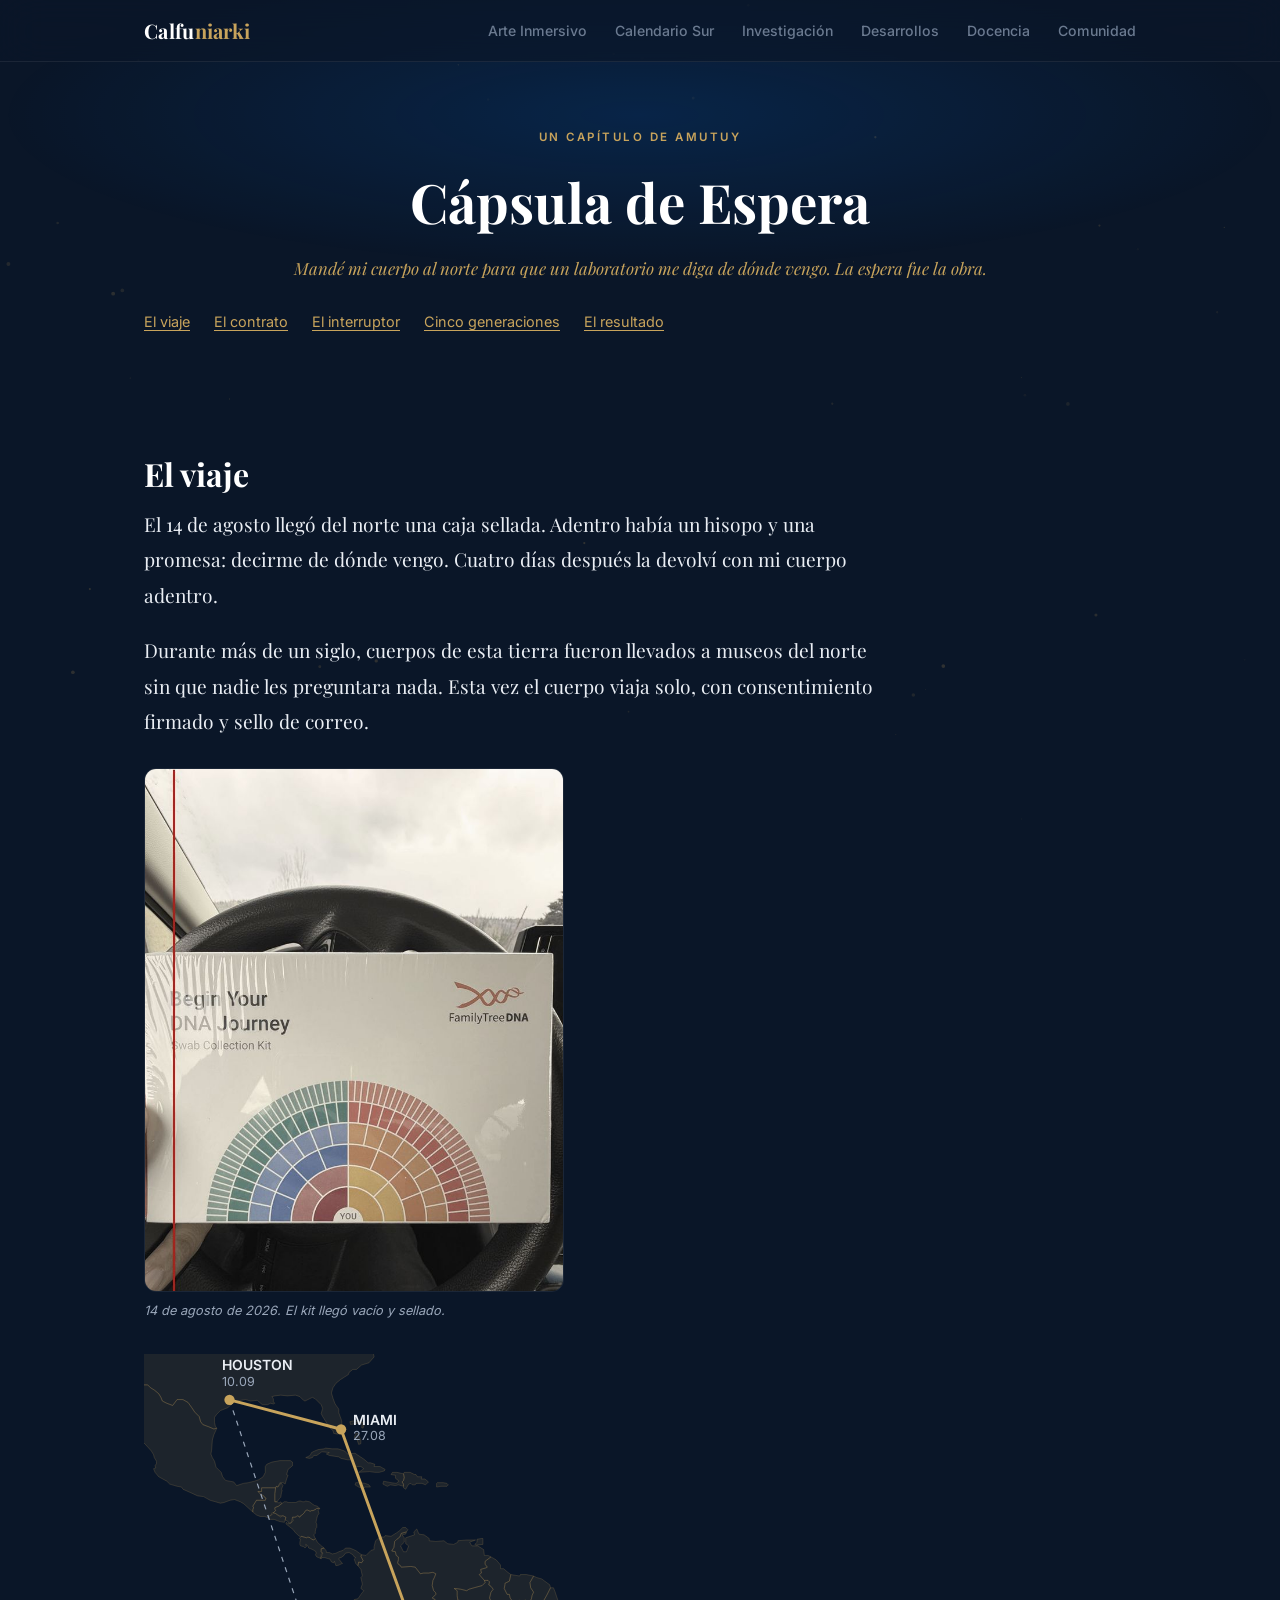
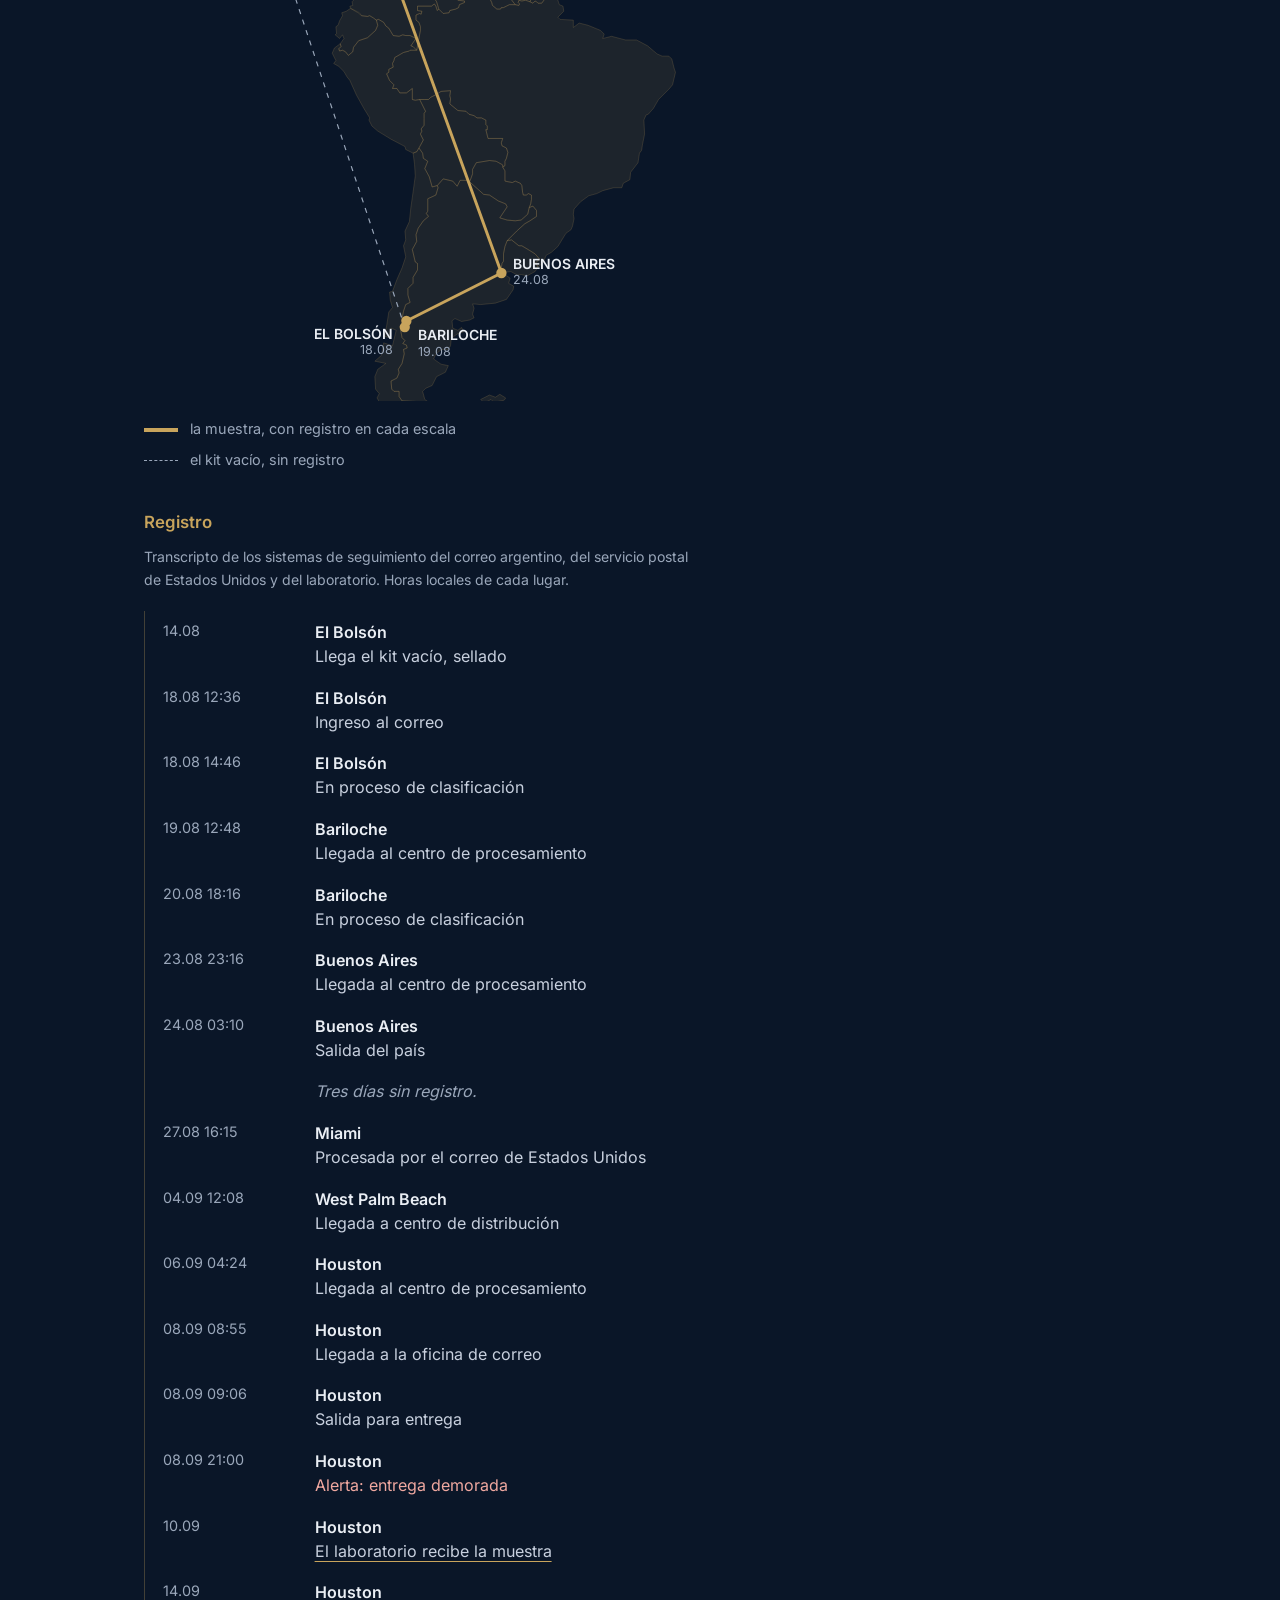
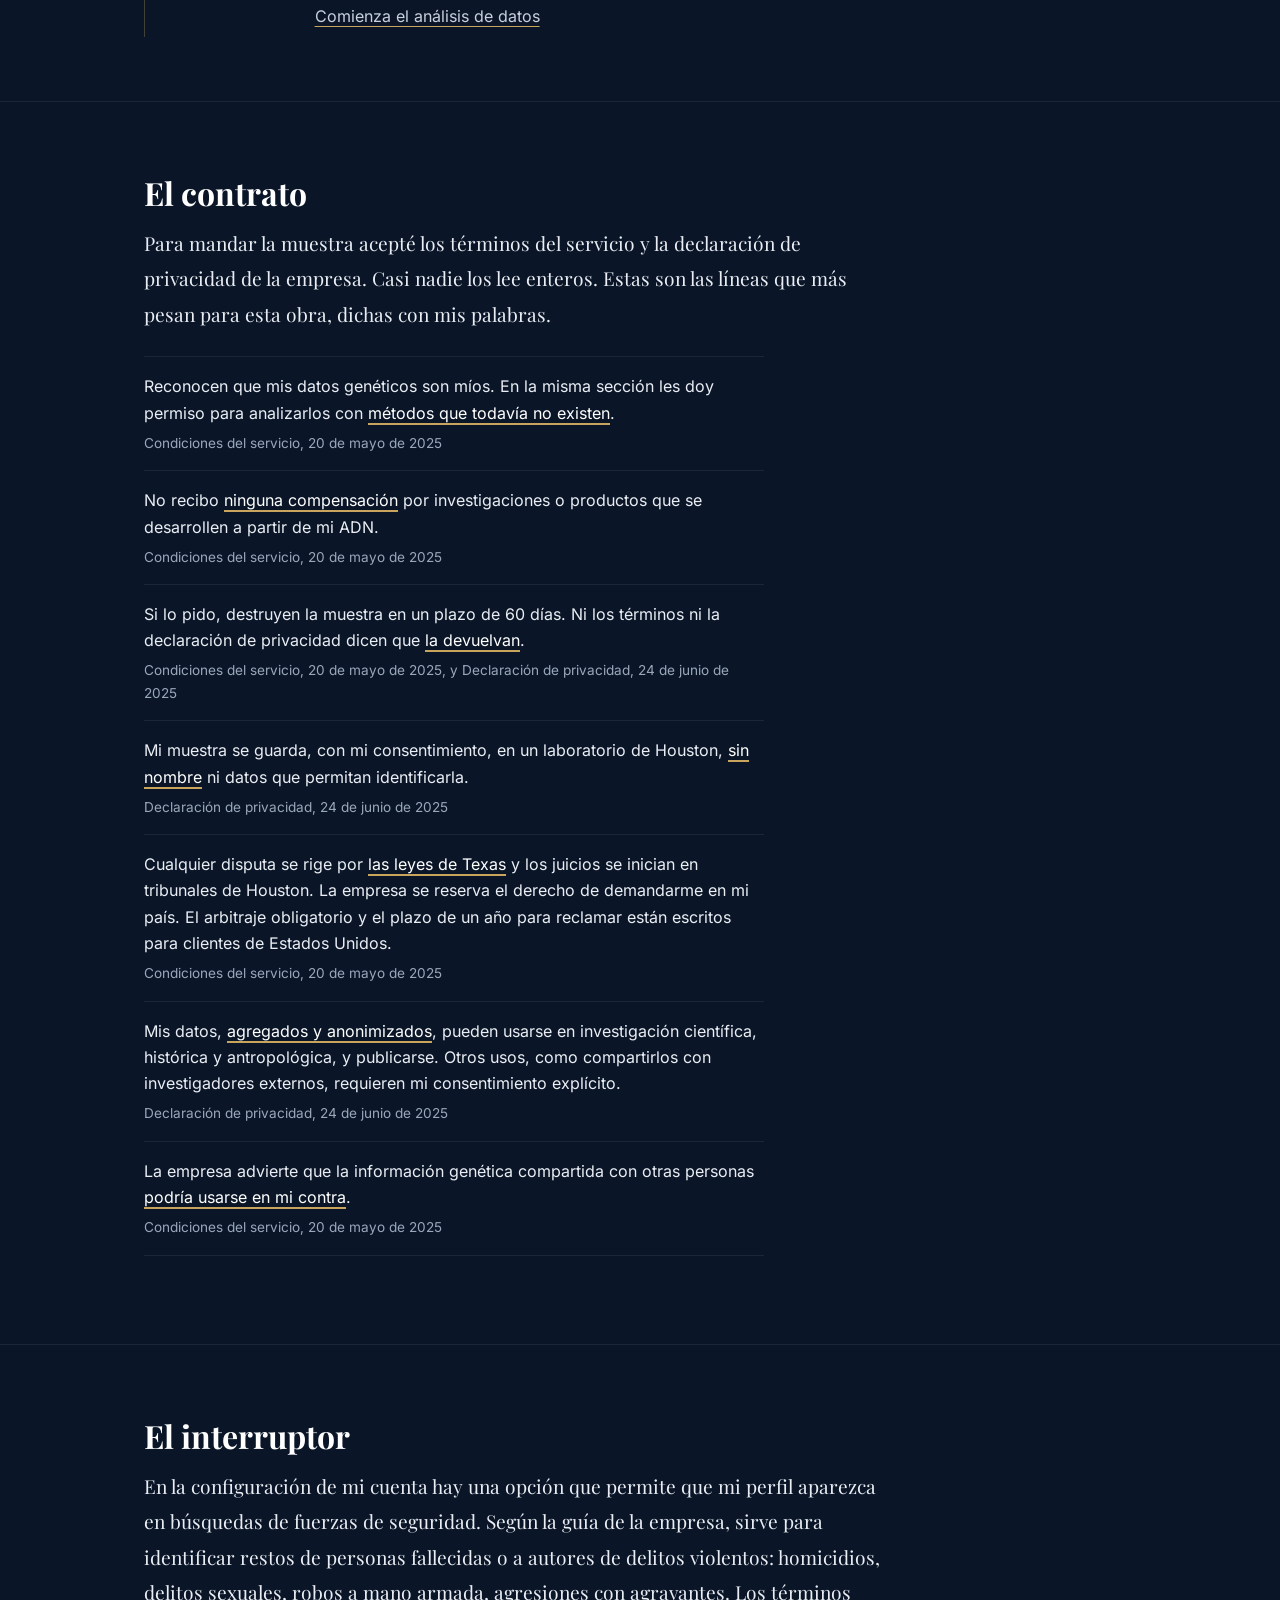
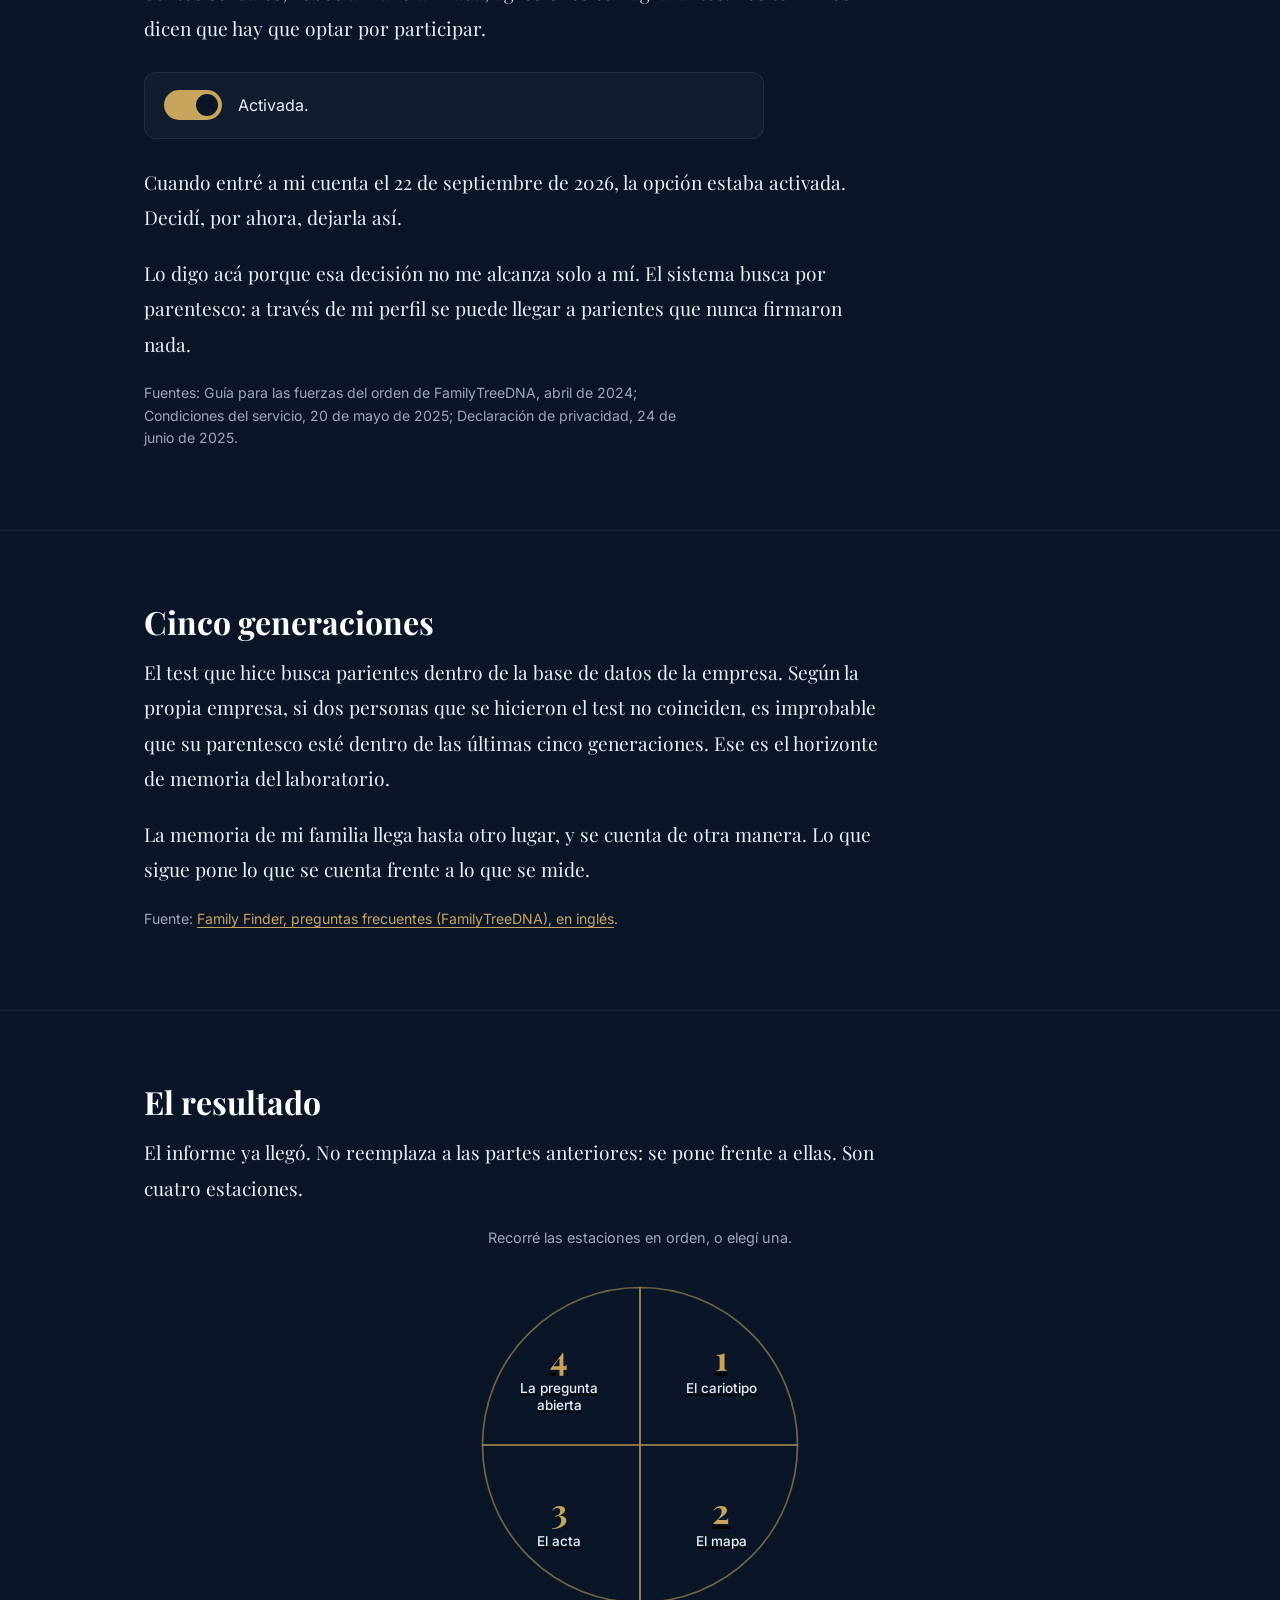
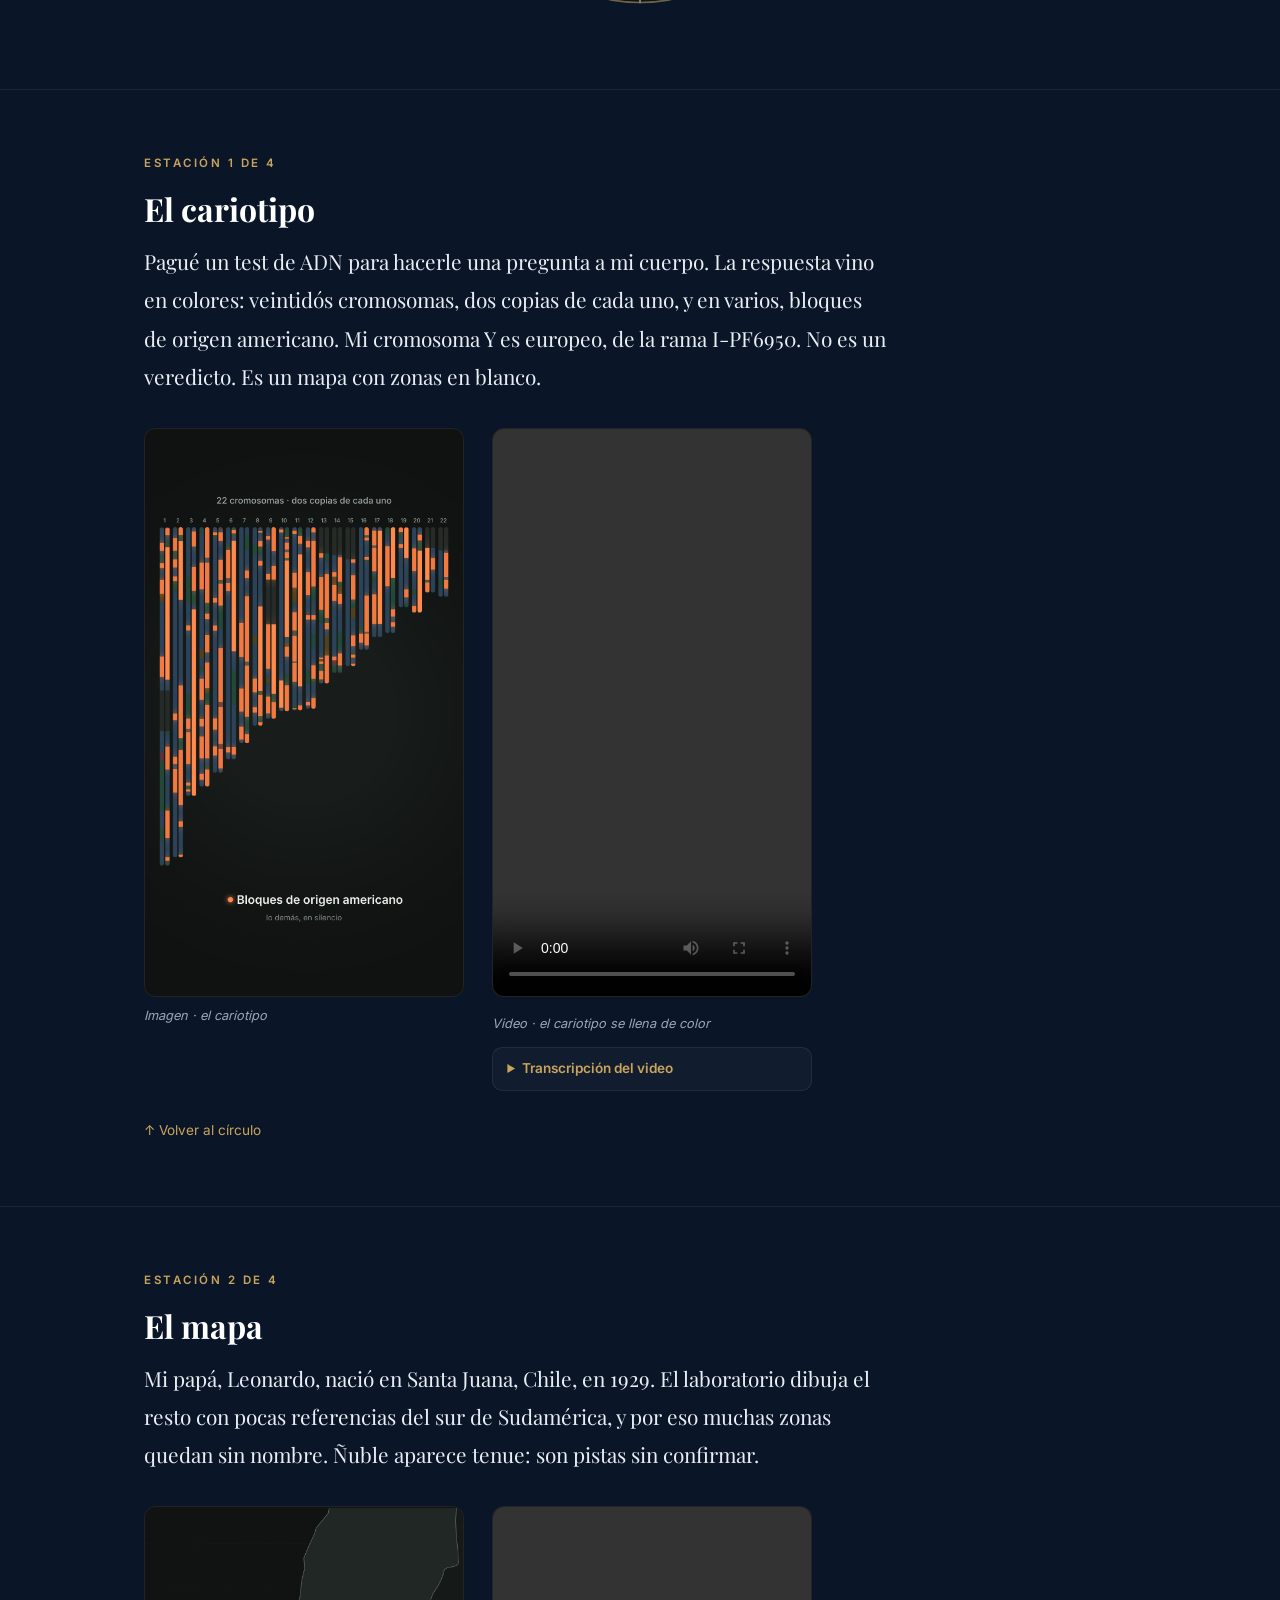
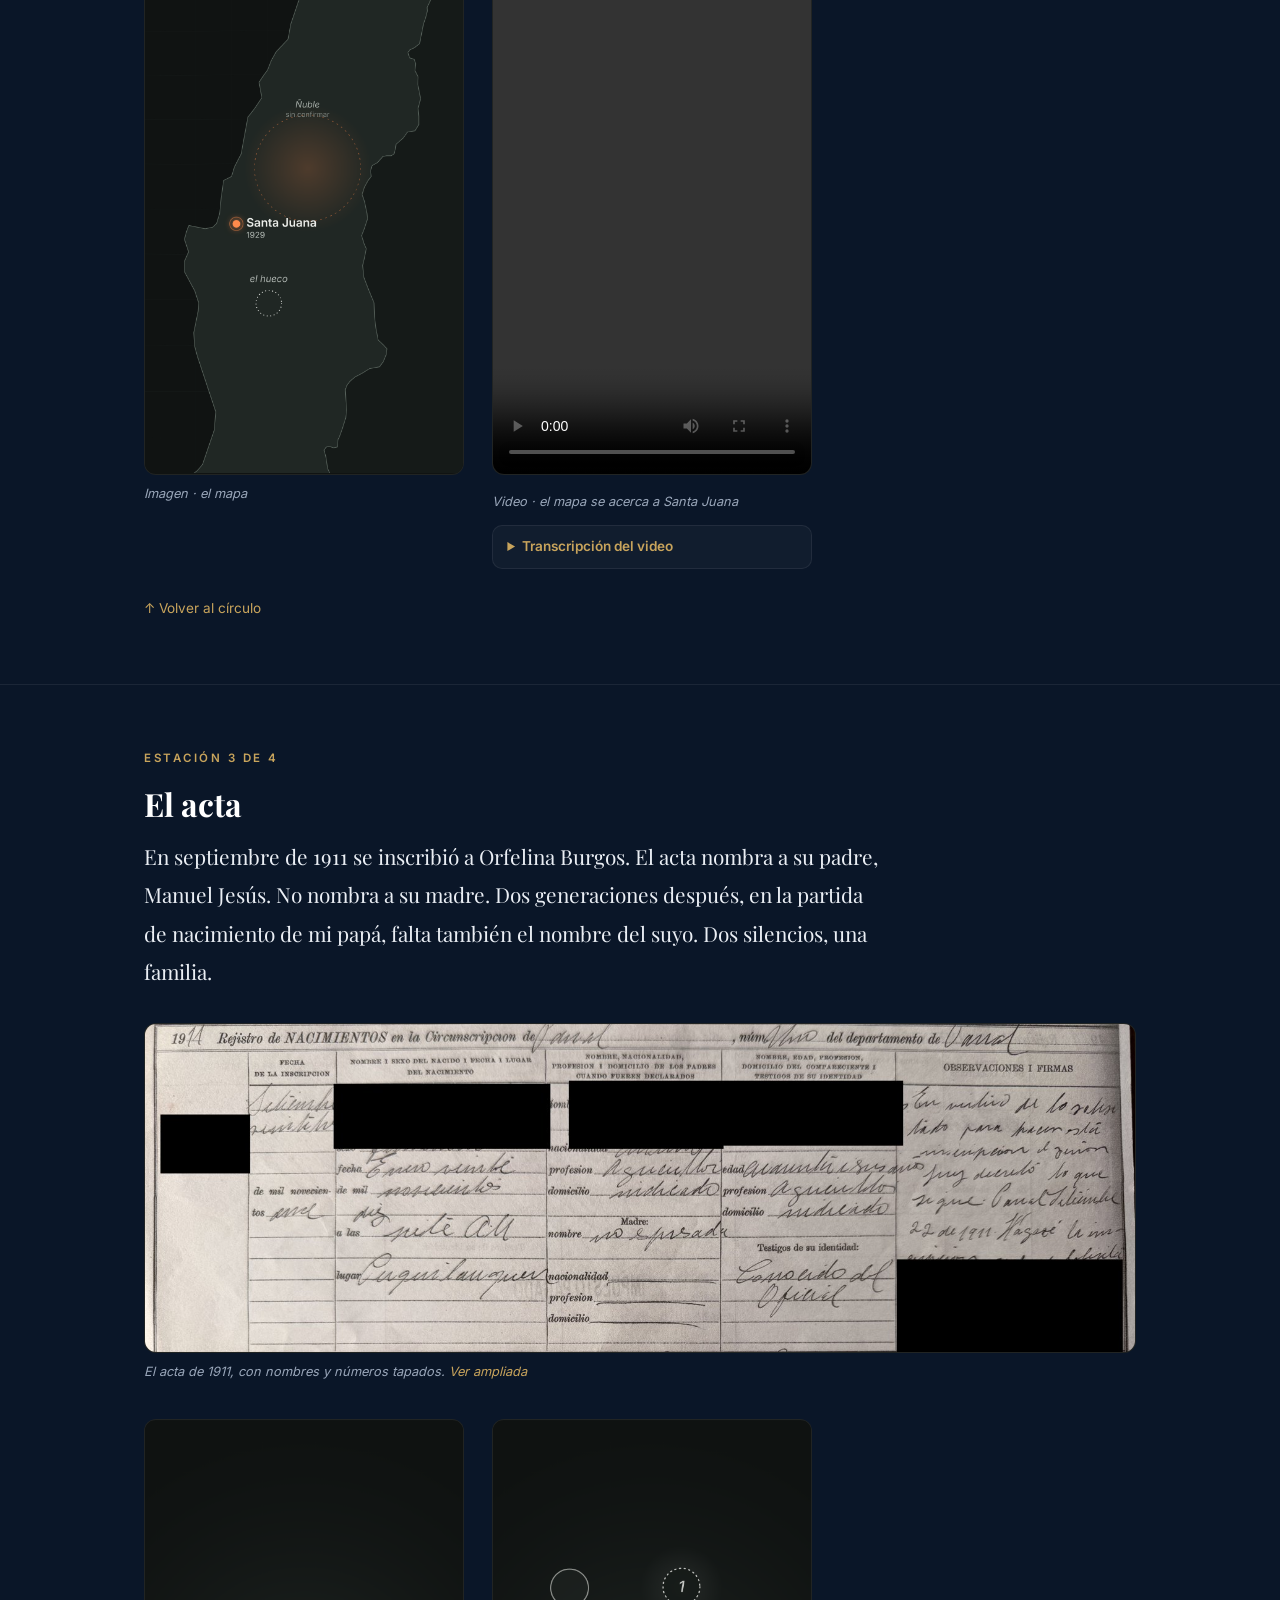
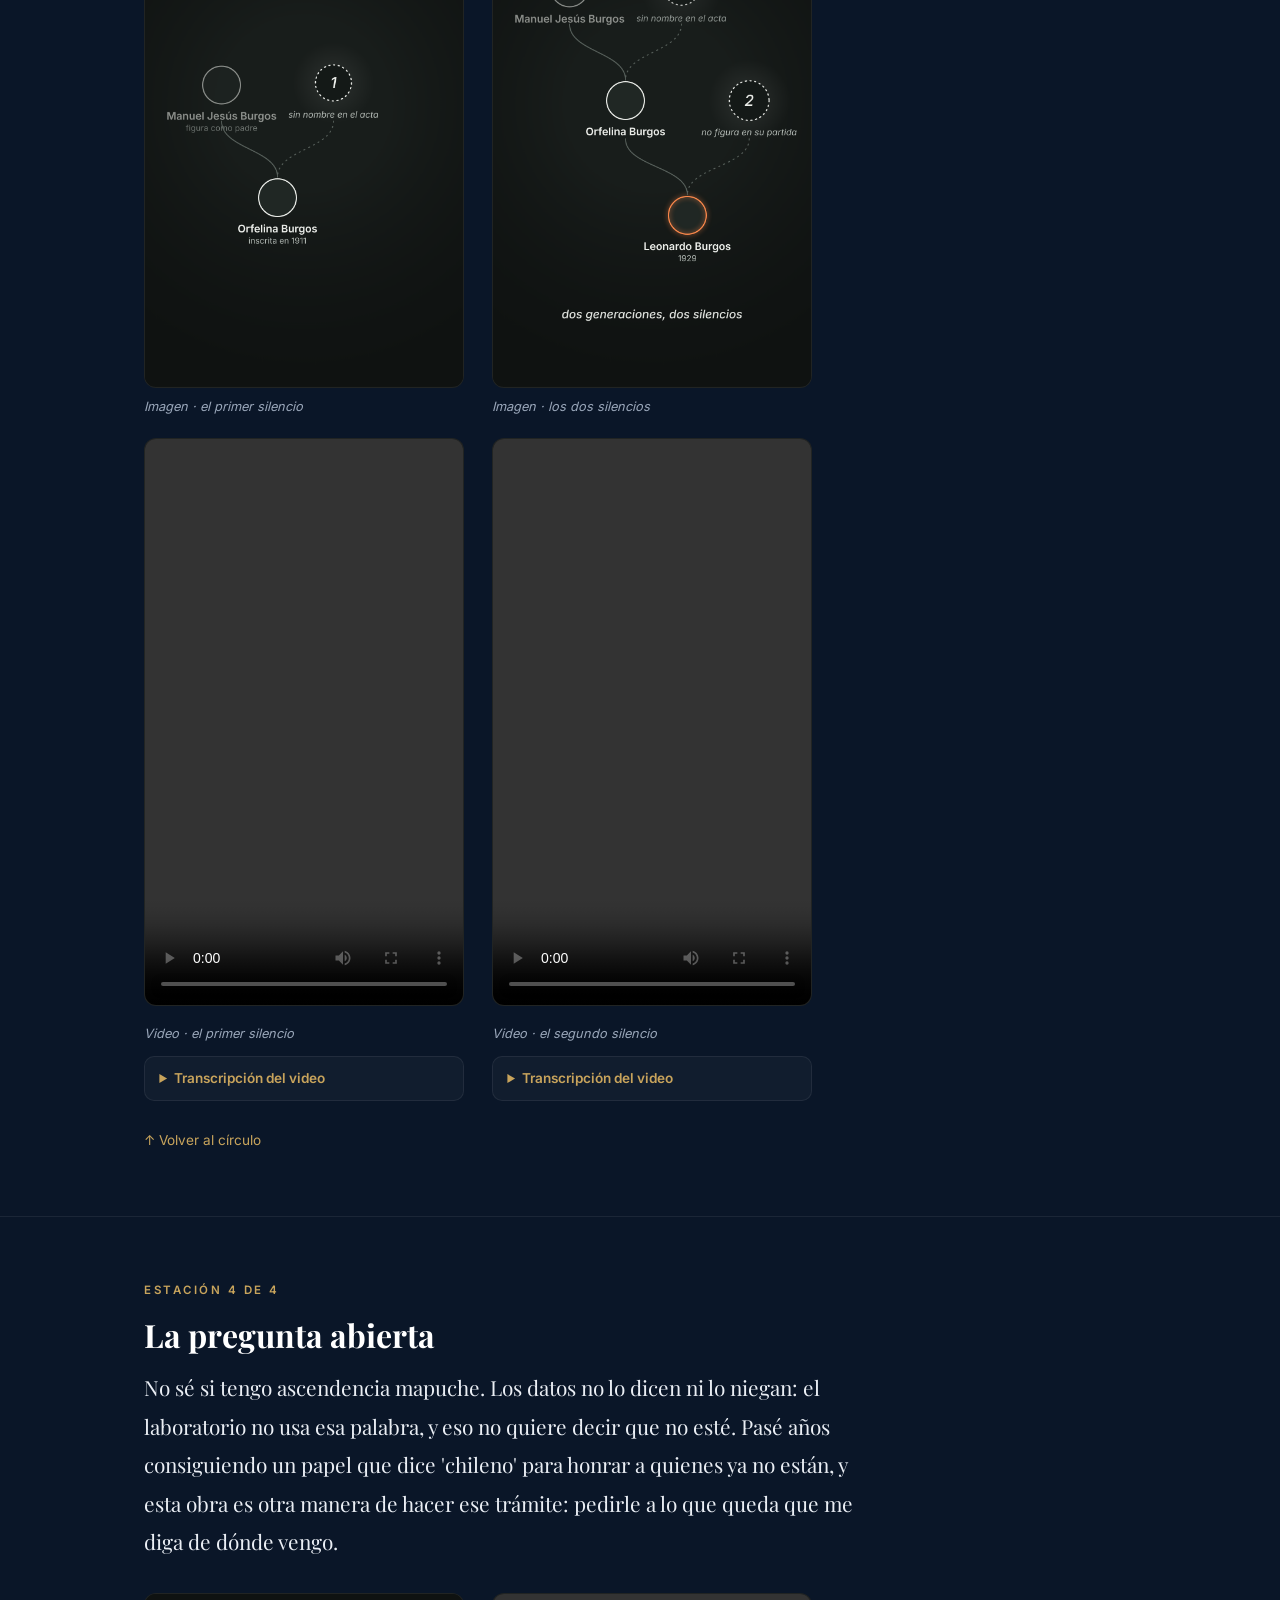
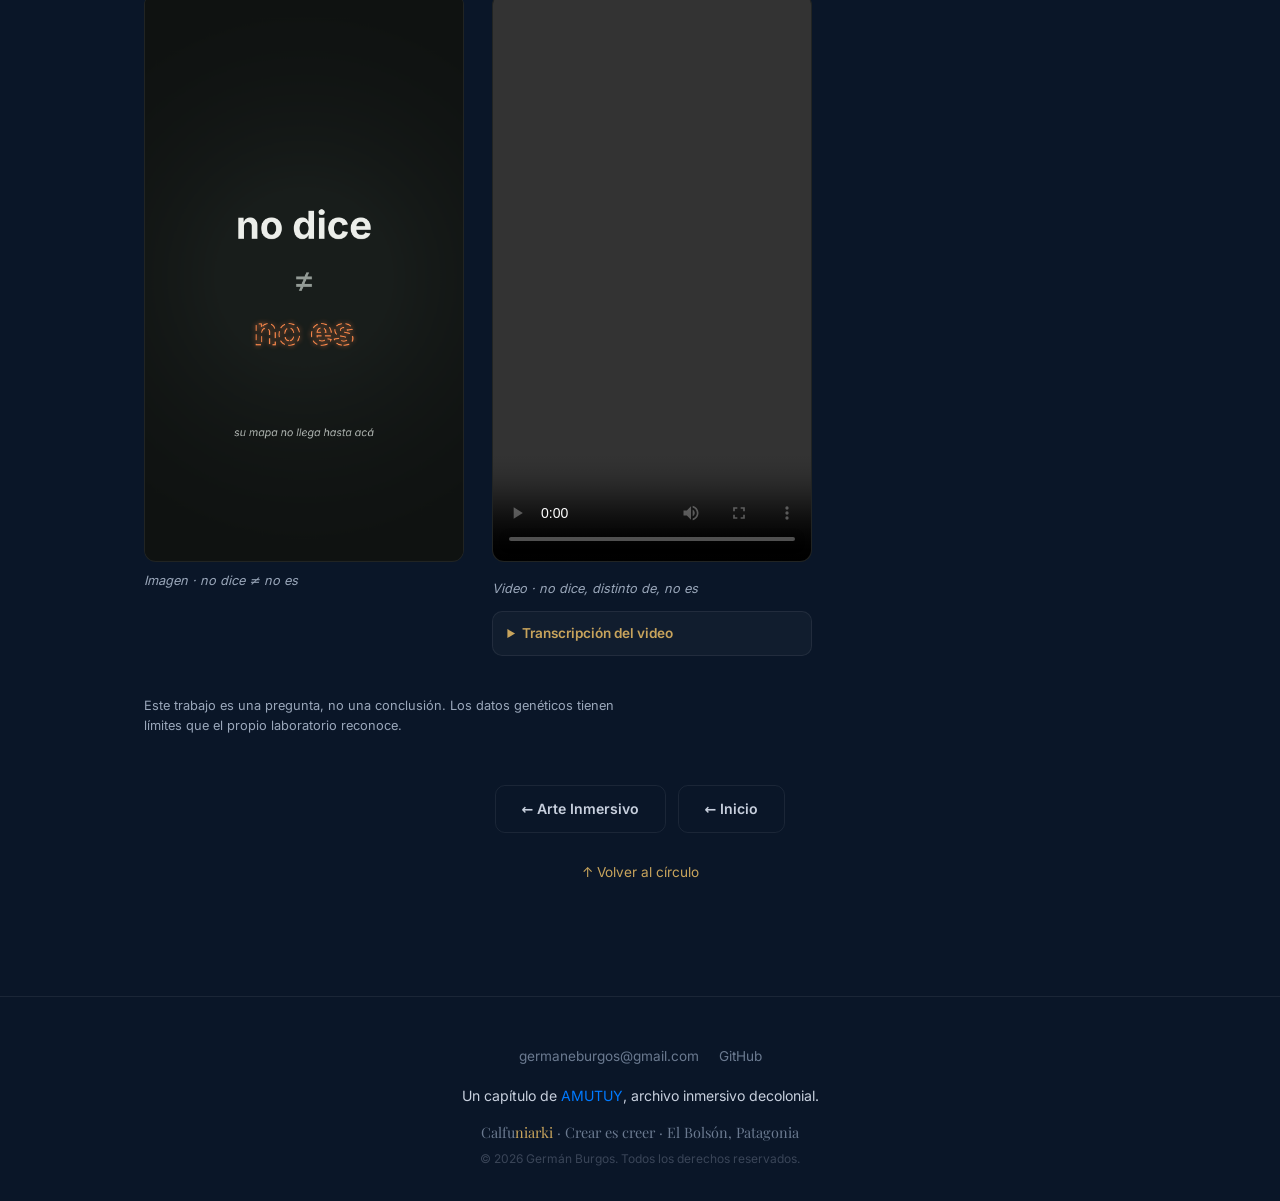
<file: capsula-de-espera/index.html>
<!DOCTYPE html>
<html lang="es">
<head>
  <meta charset="UTF-8">
  <meta name="viewport" content="width=device-width,initial-scale=1">
  <title>Cápsula de Espera — Calfuniarki</title>
  <meta name="description" content="Mandé mi cuerpo al norte para que un laboratorio me diga de dónde vengo. La espera fue la obra, y el resultado llegó. Un capítulo de AMUTUY, de Calfuniarki.">
  <link rel="canonical" href="https://calfuniarki.com/capsula-de-espera/">

  <link rel="icon" type="image/svg+xml" href="../favicon.svg">

  <meta property="og:title" content="Cápsula de Espera — Calfuniarki">
  <meta property="og:description" content="Mandé mi cuerpo al norte para que un laboratorio me diga de dónde vengo. La espera fue la obra. Un capítulo de AMUTUY.">
  <meta property="og:url" content="https://calfuniarki.com/capsula-de-espera/">
  <meta property="og:type" content="website">
  <meta property="og:image" content="https://calfuniarki.com/img/og-image.svg">

  <link rel="stylesheet" href="assets/site-local.css">

  <style>
    /* ---------- Cápsula de Espera — estilos propios de la página ---------- */

    /* Accesibilidad: salto de contenido y foco visible */
    .skip-link {
      position:absolute; left:-9999px; top:0; z-index:300;
      background:var(--gold); color:var(--bg); font-weight:600;
      padding:.6rem 1rem; border-radius:0 0 10px 0;
    }
    .skip-link:focus { left:0 }
    a:focus-visible, summary:focus-visible, video:focus-visible,
    .menu-toggle:focus-visible, .btn:focus-visible {
      outline:2px solid var(--gold); outline-offset:3px; border-radius:6px;
    }
    main:focus { outline:none }

    /* Círculo de cuatro estaciones (abstracto: un círculo, dos líneas) */
    .circle-wrap { max-width:360px; margin:0 auto; scroll-margin-top:5rem }
    .circle-hint {
      text-align:center; font-size:.9rem; color:#9AA7BA; margin:0 0 1rem;
    }
    .circle-wrap svg { width:100%; height:auto; display:block; overflow:visible }
    .circle-wrap .q a { outline:none; cursor:pointer }
    .circle-wrap .q path {
      fill:transparent; stroke:rgba(200,164,92,.55); stroke-width:1.5;
      stroke-linejoin:round; transition:fill .3s, stroke .3s;
    }
    .circle-wrap .q a:hover path { fill:rgba(200,164,92,.12); stroke:var(--gold) }
    .circle-wrap .q a:focus-visible path {
      fill:rgba(200,164,92,.18); stroke:var(--white); stroke-width:3;
    }
    .circle-wrap .num { font-family:var(--serif); font-size:30px; font-weight:700; fill:var(--gold); text-anchor:middle }
    .circle-wrap .ttl { font-family:var(--sans); font-size:12px; font-weight:500; fill:var(--text-bright); text-anchor:middle }

    /* Estaciones */
    .station { scroll-margin-top:5rem }
    .station:focus { outline:none }
    .station-text {
      font-family:var(--serif); font-size:clamp(1.1rem,2.4vw,1.3rem);
      line-height:1.85; color:var(--text-bright); max-width:62ch; margin:0 0 2rem;
    }
    .media-grid { display:flex; flex-wrap:wrap; gap:1.75rem; margin-top:1.25rem }
    .media-item { flex:1 1 240px; max-width:320px; margin:0 }
    .media-item img, .media-item video {
      width:100%; height:auto; aspect-ratio:9/16; object-fit:contain;
      border-radius:12px; border:1px solid var(--border); background:#101312;
    }
    .media-item figcaption {
      font-size:.8rem; color:#9AA7BA; margin-top:.5rem; font-style:italic;
    }
    .acta-wide { margin:0 0 2.25rem; max-width:992px }
    .acta-wide a { display:block }
    .acta-wide img {
      width:100%; height:auto; border-radius:12px; border:1px solid var(--border); background:#101312;
    }
    .acta-wide figcaption { font-size:.8rem; color:#9AA7BA; margin-top:.5rem; font-style:italic }
    .acta-wide figcaption a { display:inline; color:var(--gold) }

    details.transcript {
      margin-top:.75rem; border:1px solid var(--border); border-radius:10px;
      background:var(--surface); padding:.6rem .9rem;
    }
    details.transcript summary { cursor:pointer; color:var(--gold); font-size:.85rem; font-weight:600 }
    details.transcript p { color:var(--text); font-size:.9rem; margin:.6rem 0 0; line-height:1.65 }

    .back-top { margin-top:1.75rem; font-size:.85rem }
    .back-top a { color:var(--gold) }

    .fine-print { font-size:.8rem; color:#9AA7BA; max-width:62ch; margin:2.5rem 0 0; line-height:1.6 }


    /* ---------- Serie completa: viaje, contrato, interruptor, generaciones ---------- */
    .serie-nav { display:flex; flex-wrap:wrap; gap:.5rem 1.5rem; margin:1.75rem 0 0; font-size:.9rem }
    .serie-nav a, .prose a, .fuente a { color:var(--gold); text-decoration:underline; text-underline-offset:.2em }
    .serie-nav a:hover, .prose a:hover { color:var(--white) }
    .prose p { font-family:var(--serif); font-size:clamp(1.05rem,2.2vw,1.2rem); line-height:1.85; color:var(--text-bright); max-width:62ch; margin:0 0 1.25rem }
    .prose p.nota, .nota { font-family:var(--sans); font-size:.88rem; color:#9AA7BA; max-width:62ch; margin:0 0 1rem; line-height:1.6 }
    .prose p.circle-hint { font-family:var(--sans); font-size:.9rem; color:#9AA7BA; text-align:center; margin:0 0 1rem; line-height:1.6 }
    .sub-title { font-family:var(--sans); font-weight:600; font-size:1.05rem; color:var(--gold); margin:2.25rem 0 .6rem }
    .kit-photo { max-width:420px; margin:1.75rem 0 2rem }
    .kit-photo img { width:100%; height:auto; border-radius:12px; border:1px solid var(--border) }
    .kit-photo figcaption { font-size:.8rem; color:#9AA7BA; margin-top:.5rem; font-style:italic }

    .mapa { width:100%; max-width:34rem; height:auto; display:block; margin:2rem 0 1rem }
    .mapa .tierra { fill:rgba(200,164,92,.10); stroke:rgba(200,164,92,.25); stroke-width:1 }
    .mapa .ruta { fill:none; stroke:var(--gold); stroke-width:4; stroke-linejoin:round; stroke-linecap:round }
    .mapa .kit { fill:none; stroke:#9AA7BA; stroke-width:1.6; stroke-dasharray:7 8 }
    .mapa .pt { fill:var(--gold) }
    .mapa text { font-family:var(--sans); font-size:19px; font-weight:600; fill:var(--text-bright) }
    .mapa text.f { fill:#9AA7BA; font-size:17px; font-weight:400 }
    .leyenda { display:grid; gap:.4rem; font-size:.9rem; color:#9AA7BA; margin-bottom:1.5rem }
    .leyenda span::before { content:""; display:inline-block; width:34px; margin-right:12px; vertical-align:middle; border-top:4px solid var(--gold) }
    .leyenda span.k::before { border-top:1px dashed #9AA7BA }

    ol.registro { list-style:none; margin:1.25rem 0 0; padding:0; border-left:1px solid var(--border-h); max-width:46rem }
    ol.registro li { padding:.55rem 0 .55rem 1.1rem; display:grid; grid-template-columns:8.5rem 1fr; gap:.2rem 1rem; line-height:1.5 }
    ol.registro time { color:#9AA7BA; font-size:.9rem }
    ol.registro .lugar { font-weight:600; color:var(--text-bright) }
    ol.registro li.silencio { color:#9AA7BA; font-style:italic }
    ol.registro li.alerta .ev { color:#F0A8A0 }
    ol.registro li.lab .ev { text-decoration:underline; text-decoration-color:var(--gold); text-underline-offset:.25em }

    ul.clausulas { list-style:none; margin:1.5rem 0; padding:0; max-width:62ch }
    ul.clausulas li { padding:1rem 0; border-top:1px solid var(--border); color:var(--text-bright); line-height:1.65 }
    ul.clausulas li:last-child { border-bottom:1px solid var(--border) }
    ul.clausulas .fuente, .fuente { display:block; margin-top:.35rem; color:#9AA7BA; font-size:.85rem }
    mark { background:none; color:var(--white); text-decoration:underline; text-decoration-color:var(--gold); text-decoration-thickness:2px; text-underline-offset:.22em }

    .interruptor { display:flex; align-items:center; gap:1rem; margin:1.6rem 0; padding:1.1rem 1.2rem; background:var(--surface); border:1px solid var(--border); border-radius:12px; max-width:62ch; color:var(--text-bright) }
    .switch { flex:none; width:58px; height:30px; border-radius:15px; background:var(--gold); position:relative }
    .switch::after { content:""; position:absolute; top:4px; right:4px; width:22px; height:22px; border-radius:50%; background:var(--bg) }

    @media (max-width:640px) {
      .mapa text { font-size:30px }
      .mapa text.f { font-size:26px }
      ol.registro li { grid-template-columns:1fr }
    }

    /* Respeto de prefers-reduced-motion: sin animaciones ni transiciones */
    @media (prefers-reduced-motion: reduce) {
      html { scroll-behavior:auto }
      *, *::before, *::after { animation:none !important; transition:none !important }
      body.js-ready .reveal, body.js-ready .reveal.visible { opacity:1; transform:none }
      #particles { display:none }
    }
  </style>
</head>
<body>
  <a class="skip-link" href="#contenido">Saltar al contenido</a>

  <canvas id="particles" aria-hidden="true"></canvas>
  <div class="nav-overlay"></div>

  <header class="site-header">
    <div class="container">
      <a href="../index.html" class="logo">Calfu<span>niarki</span></a>
      <button class="menu-toggle" aria-label="Menú">
        <span></span><span></span><span></span>
      </button>
      <nav class="nav-links" aria-label="Principal">
        <a href="../arte/index.html">Arte Inmersivo</a>
        <a href="../calendario-sur/index.html">Calendario Sur</a>
        <a href="../investigacion/index.html">Investigación</a>
        <a href="../desarrollos/index.html">Desarrollos</a>
        <a href="../docencia/index.html">Docencia</a>
        <a href="../comunidad/index.html">Comunidad</a>
      </nav>
    </div>
  </header>

  <main id="contenido" tabindex="-1">
    <section class="page-hero">
      <div class="container">
        <p class="section-label reveal">Un capítulo de AMUTUY</p>
        <h1 class="reveal delay-1">Cápsula de Espera</h1>
        <p class="tagline reveal delay-2">Mandé mi cuerpo al norte para que un laboratorio me diga de dónde vengo. La espera fue la obra.</p>
        <nav class="serie-nav reveal delay-2" aria-label="Secciones de la serie">
          <a href="#viaje">El viaje</a>
          <a href="#contrato">El contrato</a>
          <a href="#interruptor">El interruptor</a>
          <a href="#generaciones">Cinco generaciones</a>
          <a href="#resultado">El resultado</a>
        </nav>
      </div>
    </section>

    <!-- ===== EL VIAJE ===== -->
    <section class="section" id="viaje" aria-labelledby="t-viaje">
      <div class="container prose">
        <div class="reveal"><h2 class="section-title" id="t-viaje">El viaje</h2></div>
        <p>El 14 de agosto llegó del norte una caja sellada. Adentro había un hisopo y una promesa: decirme de dónde vengo. Cuatro días después la devolví con mi cuerpo adentro.</p>
        <p>Durante más de un siglo, cuerpos de esta tierra fueron llevados a museos del norte sin que nadie les preguntara nada. Esta vez el cuerpo viaja solo, con consentimiento firmado y sello de correo.</p>

        <figure class="kit-photo">
          <img src="assets/est0_kit.jpg" width="720" height="900" loading="lazy"
               alt="Una mano sostiene frente al volante de un auto una caja sellada de FamilyTreeDNA; por el parabrisas se ve un paisaje de invierno.">
          <figcaption>14 de agosto de 2026. El kit llegó vacío y sellado.</figcaption>
        </figure>

        <svg class="mapa" viewBox="0 0 740 880" role="img" aria-labelledby="mapa-t mapa-d">
          <title id="mapa-t">Mapa del recorrido de la muestra: El Bolsón, Bariloche, Buenos Aires, Miami y Houston. Una línea punteada marca el viaje sin registro del kit vacío.</title>
          <desc id="mapa-d">Una línea dorada une El Bolsón, Bariloche, Buenos Aires, Miami y Houston, en ese orden. Una línea punteada une Houston con El Bolsón en línea recta. El detalle de cada escala está en el registro, debajo del mapa.</desc>
<path class="tierra" d="M415,912L406,912L400,909L394,909L384,909L384,886L388,891L392,898L406,904L420,907L415,912ZM420,581L426,588L430,580L442,580L443,582L462,599L470,600L482,608L492,612L494,616L484,631L494,634L505,635L513,634L522,626L524,617L529,615L534,621L534,629L525,635L518,639L507,649L494,662L491,670L489,680L489,690L487,693L486,699L485,704L498,713L496,720L503,724L502,729L493,742L478,747L458,749L447,748L449,754L447,762L449,767L443,770L432,772L423,768L419,771L420,781L427,784L432,780L435,786L426,789L418,795L417,805L414,810L405,810L397,816L394,823L404,830L414,832L410,841L398,847L392,859L383,863L379,867L382,878L389,883L384,883L375,881L351,880L347,874L347,867L340,867L337,864L336,853L344,849L347,842L346,837L351,829L354,816L353,810L358,808L357,804L352,802L355,798L351,794L349,783L353,781L351,768L353,758L356,749L362,746L359,736L359,727L366,720L366,712L372,702L372,693L369,691L365,674L371,663L370,654L373,645L380,635L387,629L384,625L386,622L386,605L397,600L400,590L399,587L407,578L420,581ZM295,122L292,123L290,117L286,114L288,108L291,108L295,117L295,122ZM292,94L281,96L280,92L285,91L292,92L292,94ZM300,94L298,101L296,100L297,95L292,91L300,94ZM179,182L180,180L182,181L185,175L187,176L189,179L187,184L188,185L187,189L186,195L184,197L181,201L178,201L178,190L179,182ZM442,580L430,580L426,588L420,581L407,578L399,587L392,589L388,575L382,564L386,554L380,550L379,543L374,536L380,525L376,517L378,513L377,510L381,505L381,496L381,489L383,486L375,470L382,470L387,470L390,467L398,463L404,459L417,458L416,465L417,469L416,476L427,485L438,486L442,490L449,492L453,495L459,495L465,498L465,504L467,506L467,511L465,511L468,523L488,523L486,529L487,533L493,536L495,542L493,550L491,554L491,560L488,562L488,559L479,554L470,553L452,556L447,565L447,571L443,582L442,580ZM494,662L507,649L518,639L525,635L534,629L534,621L529,615L524,617L526,612L527,606L527,600L523,598L520,600L516,600L515,596L514,587L512,584L505,581L501,583L491,581L491,567L488,562L491,560L491,554L493,550L495,542L493,536L487,533L486,529L488,523L468,523L465,511L467,511L467,506L465,504L465,498L459,495L453,495L449,492L442,490L438,486L427,485L416,476L417,469L416,465L417,458L404,459L398,463L390,467L387,470L382,470L375,470L369,471L365,470L365,455L357,461L348,461L344,455L338,455L340,450L334,444L330,435L333,433L333,429L339,426L338,421L340,417L341,413L353,406L361,404L362,403L371,403L376,376L376,371L374,365L370,362L370,355L375,353L377,354L378,350L372,349L372,343L391,343L395,340L397,343L399,349L401,347L407,353L415,352L416,349L424,347L428,345L429,341L436,338L436,336L427,335L426,329L426,322L422,319L424,319L431,320L439,322L442,320L449,318L460,315L464,311L463,308L468,308L470,310L469,314L472,316L475,320L472,324L470,332L473,338L474,342L480,347L485,347L486,345L489,345L493,343L497,341L502,341L505,341L510,342L511,340L509,338L510,335L514,336L519,335L525,337L529,339L532,336L534,337L536,339L541,339L544,335L548,328L553,318L557,318L559,323L565,341L570,343L571,350L563,358L566,361L584,362L584,372L592,366L604,369L621,376L626,381L624,387L636,384L655,389L670,389L685,397L698,408L705,411L714,411L718,415L721,427L723,433L719,450L714,456L700,470L693,482L686,490L683,491L680,498L681,517L678,532L677,539L674,543L672,556L662,569L661,579L652,584L650,590L639,590L624,594L616,598L605,601L594,609L585,619L584,626L585,632L583,642L581,647L574,652L563,670L554,678L547,682L543,692L536,698L533,692L538,687L532,680L524,675L514,669L510,669L500,661L494,662ZM384,886L384,909L394,909L400,909L397,913L389,916L384,916L378,915L370,912L360,911L347,905L337,900L323,888L332,890L346,897L359,901L364,896L367,889L377,885L384,886ZM388,575L392,589L399,587L400,590L397,600L386,605L386,622L384,625L387,629L380,635L373,645L370,654L371,663L365,674L369,691L372,693L372,702L366,712L366,720L359,727L359,736L362,746L356,749L353,758L351,768L353,781L349,783L351,794L355,798L352,802L357,804L358,808L353,810L354,816L351,829L346,837L347,842L344,849L336,853L337,864L340,867L347,867L347,874L351,880L375,881L384,883L375,883L371,885L362,889L360,898L356,899L344,895L333,888L321,883L317,876L320,870L315,864L314,847L318,837L329,829L314,826L323,818L326,801L338,805L343,784L336,781L333,794L327,792L330,778L333,759L338,753L335,743L334,732L338,731L344,715L351,699L356,684L353,669L356,661L355,649L361,636L363,617L366,596L369,574L368,558L366,543L371,541L374,536L379,543L380,550L386,554L382,564L388,575ZM316,362L312,359L307,356L304,357L296,356L293,352L281,346L280,343L284,342L283,337L286,334L291,333L295,327L299,322L295,319L297,313L295,304L297,302L295,293L291,288L292,283L296,284L298,281L295,275L296,273L302,274L309,267L313,266L313,262L315,254L321,249L327,249L328,247L336,248L344,243L348,240L352,236L356,236L359,239L357,242L350,244L348,249L344,252L341,255L340,263L337,268L342,269L343,274L346,276L346,280L345,284L346,286L348,287L350,290L363,289L369,290L376,299L380,298L387,298L393,297L397,299L395,304L393,308L392,315L394,322L397,325L397,327L392,332L396,334L398,337L401,347L399,349L397,343L395,340L391,343L372,343L372,349L378,350L377,354L375,353L370,355L370,362L374,365L376,371L376,376L371,403L366,398L363,397L370,387L362,383L356,383L352,382L347,384L339,383L333,373L329,370L326,365L319,361L316,362ZM240,278L235,276L233,273L234,272L234,269L231,267L227,265L224,264L223,261L220,259L221,262L219,264L217,262L213,261L212,259L212,256L213,252L211,251L213,249L214,248L221,250L223,249L226,250L228,252L231,253L233,251L236,256L240,260L245,264L241,265L241,269L243,271L241,272L241,276L240,278ZM247,128L256,129L264,129L273,132L277,136L287,135L290,137L299,143L305,148L308,148L314,150L313,153L321,153L328,157L327,159L320,161L314,161L307,160L292,161L299,156L295,153L289,153L285,150L283,144L277,144L268,142L265,140L252,138L248,136L252,134L242,133L235,138L231,138L229,141L225,142L220,141L226,138L228,134L232,132L237,130L245,129L247,128ZM353,163L354,161L362,161L368,164L370,164L372,167L378,167L377,170L382,170L387,174L383,178L378,176L374,176L370,176L369,178L365,178L363,176L360,177L356,184L353,182L353,180L353,177L351,174L353,172L354,168L353,163ZM267,394L272,387L270,382L266,387L260,382L262,380L261,371L264,369L266,363L270,356L269,352L275,350L281,346L291,352L296,356L304,357L307,356L312,359L316,362L318,369L315,376L304,386L292,390L285,399L284,405L278,410L274,405L270,403L266,404L265,401L268,398L267,394ZM458,878L470,872L478,875L484,871L492,876L490,879L476,882L472,878L463,883L458,878ZM169,223L164,221L158,221L153,219L148,215L148,212L149,209L148,207L153,199L165,199L166,196L164,195L163,193L159,191L155,187L160,187L160,182L169,182L179,182L178,190L178,201L181,201L184,203L185,201L188,203L183,207L178,209L178,211L179,213L176,216L174,216L173,219L169,221ZM544,335L541,339L536,339L534,337L532,336L529,339L525,337L527,333L528,328L530,324L526,318L525,311L530,302L534,304L541,306L552,314L553,318L548,328L544,335ZM472,276L479,280L485,287L485,292L489,292L495,297L499,300L497,309L491,312L491,314L490,319L494,327L497,327L498,332L505,341L502,341L497,341L493,343L489,345L486,345L485,347L480,347L474,342L473,338L470,332L472,324L475,320L472,316L469,314L470,310L468,308L463,308L456,300L459,298L458,293L465,291L467,290L464,286L464,282L472,276ZM197,230L195,227L192,226L193,222L191,221L189,220L185,222L182,219L179,217L176,216L179,213L178,211L178,209L183,207L188,203L191,201L194,201L196,202L201,202L206,202L209,201L210,200L213,200L216,201L218,201L220,200L225,201L229,204L232,206L236,207L239,210L235,210L234,211L230,213L228,213L226,214L224,213L222,212L219,214L218,216L215,219L213,220L212,222L209,220L207,222L202,222L203,227L200,230L197,230ZM338,161L344,161L353,163L354,168L353,172L351,174L353,177L353,180L346,178L342,179L335,178L331,180L325,177L326,173L336,175L343,176L347,173L342,169L342,165L336,164L338,161ZM294,175L301,176L306,178L308,181L301,181L298,183L292,181L287,178L288,175L292,175L294,175ZM99,101L95,110L93,117L92,131L91,136L93,141L96,146L98,154L105,161L107,167L111,172L122,174L126,179L135,176L142,175L150,173L156,171L162,167L165,161L165,153L167,150L174,147L185,145L193,145L199,145L202,147L202,152L196,157L194,164L196,165L194,170L192,177L189,175L187,175L182,181L180,180L179,182L169,182L160,182L160,187L155,187L159,191L163,193L164,195L166,196L165,199L153,199L148,207L149,209L148,212L148,215L136,204L131,201L123,198L117,199L109,202L104,203L97,201L90,199L81,194L73,193L62,188L53,184L51,181L45,180L35,177L31,173L20,167L15,161L13,156L16,155L15,152L17,149L17,146L14,141L13,137L10,132L1,122L-9,115L-14,108L-23,104L-24,102L-23,96L-28,93L-34,88L-36,81L-42,81L-48,75L-52,70L-53,67L-58,60L-62,52L-61,48L-69,44L-72,45L-78,42L-79,46L-78,51L-77,58L-73,62L-66,69L-64,72L-63,72L-61,76L-58,82L-55,85L-52,88L-46,93L-43,103L-40,107L-37,112L-37,117L-32,117L-28,122L-24,126L-29,132L-33,126L-39,120L-47,115L-52,113L-51,105L-53,100L-58,97L-65,92L-66,94L-68,91L-75,89L-81,83L-76,83L-72,79L-72,74L-79,67L-85,64L-89,58L-93,52L-97,44L-101,35L-90,34L-77,33L-78,35L-63,40L-40,47L-20,47L-12,47L-12,42L5,42L9,46L14,49L20,54L23,59L25,64L31,67L39,70L45,62L53,62L60,66L65,73L69,79L75,85L77,92L80,96L88,99L95,102L99,101ZM213,249L209,246L205,242L203,239L198,235L193,231L194,229L196,231L200,230L201,227L202,222L205,222L209,220L212,222L213,220L215,219L218,216L219,214L221,212L224,213L226,214L228,213L230,213L234,211L235,210L239,210L237,213L238,217L236,220L235,224L234,229L235,231L235,236L234,237L233,241L233,244L231,246L232,249L233,251L231,253L228,252L226,250L223,249L221,250L214,248L213,249ZM291,288L288,285L286,279L288,277L286,276L284,273L279,270L274,271L272,274L268,277L266,277L265,279L270,285L267,286L266,287L261,288L259,282L258,284L255,283L253,279L249,278L246,277L242,277L241,279L240,278L241,276L242,274L243,271L241,269L241,265L245,264L248,268L248,270L252,270L256,272L261,271L265,269L271,267L274,264L280,264L285,266L289,268L293,271L296,273L295,275L298,281L296,284L292,283L291,288ZM374,536L371,541L366,543L356,538L355,534L336,524L318,513L310,506L306,498L307,495L299,482L289,464L280,444L276,439L272,432L265,425L258,421L261,417L256,407L259,400L267,394L268,398L265,401L266,404L270,403L274,405L278,410L284,405L285,399L292,390L304,386L315,376L318,369L316,362L319,361L326,365L329,370L333,373L339,383L347,384L352,382L356,383L362,383L370,387L363,397L366,398L371,403L362,403L361,404L353,406L341,413L340,417L338,421L339,426L333,429L333,433L330,435L334,444L340,450L338,455L344,455L348,461L357,461L365,455L365,470L369,471L375,470L383,486L381,489L381,496L381,505L377,510L378,513L376,517L380,525L374,536ZM407,175L412,176L414,178L412,180L404,180L398,181L398,176L399,175L407,175ZM443,582L447,571L447,565L452,556L470,553L479,554L488,559L488,562L491,567L491,581L501,583L505,581L512,584L514,587L515,596L516,600L520,600L523,598L527,600L527,606L526,612L524,617L522,626L513,634L505,635L494,634L484,631L494,616L492,612L482,608L470,600L462,599L443,582ZM192,226L191,229L185,228L182,227L177,225L172,225L169,223L173,219L175,218L176,216L179,217L182,219L185,220L189,220L191,221L193,222L192,226ZM499,300L511,302L512,300L520,300L530,302L525,311L526,318L530,324L528,328L527,333L525,337L519,335L514,336L510,335L509,338L511,340L510,342L505,341L498,332L497,327L494,327L490,319L491,314L491,312L497,309L499,300ZM453,252L459,251L461,251L461,259L452,260L450,259L453,256L453,252ZM494,662L500,661L510,669L514,669L524,675L532,680L538,687L533,692L536,698L532,704L521,710L513,708L508,709L499,704L492,705L486,699L487,693L489,690L489,680L491,670L494,662ZM122,-134L124,-128L127,-127L134,-126L144,-125L154,-121L162,-123L174,-120L177,-120L186,-123L196,-119L205,-116L213,-112L221,-109L222,-106L225,-105L227,-104L229,-105L229,-103L231,-101L234,-101L235,-100L234,-98L244,-93L247,-84L249,-76L246,-70L241,-64L239,-61L240,-58L243,-57L246,-57L257,-62L268,-64L281,-69L280,-73L278,-75L283,-76L293,-76L302,-76L305,-80L317,-88L321,-90L337,-90L355,-90L356,-93L359,-93L363,-95L367,-99L370,-107L378,-114L381,-112L388,-114L392,-111L392,-97L399,-91L400,-88L390,-83L379,-80L369,-77L364,-71L362,-69L362,-63L365,-58L369,-58L368,-61L371,-59L370,-56L364,-55L359,-55L351,-53L347,-53L341,-52L333,-49L348,-51L351,-49L337,-46L330,-46L327,-45L330,-44L328,-37L321,-29L320,-32L318,-32L315,-35L317,-30L319,-28L319,-24L316,-20L311,-12L313,-19L308,-23L307,-31L305,-27L307,-21L300,-22L307,-19L307,-10L310,-9L311,-6L313,4L306,12L296,15L289,21L284,21L279,25L278,28L267,35L261,40L257,46L255,53L257,60L260,68L265,75L265,80L269,91L269,98L269,102L266,108L263,109L258,108L257,104L253,101L248,93L243,85L241,81L243,74L241,69L233,61L229,59L219,64L217,63L212,58L206,56L195,57L186,56L178,57L174,58L176,61L176,65L178,67L176,68L172,67L168,69L161,69L154,63L145,64L138,62L132,63L123,65L114,73L104,77L99,82L96,86L96,93L97,98L99,101L95,102L88,99L80,96L77,92L75,85L69,79L65,73L60,66L53,62L45,62L39,70L31,67L25,64L23,59L20,54L14,49L9,46L5,42L-12,42L-12,47L-20,47L-40,47L-63,40L-78,35L-77,33L-90,34L-101,35L-103,30L-109,24L-114,23L-115,20L-121,19L-124,17L-134,16L-136,14L-137,8L-147,-2L-155,-16L-155,-18L-160,-21L-167,-30L-169,-38L-174,-43L-172,-51L-172,-60L-175,-68L-171,-77L-170,-86L-169,-95L-171,-109L-174,-117L-177,-122L-176,-124L-161,-120L-156,-111L-153,-114L-155,-122L-158,-130L-130,-130L-100,-130L-90,-130L-60,-130L-30,-130L-0,-130L30,-130L63,-130L98,-130L118,-130L118,-134L122,-134ZM357,242L356,245L351,246L354,250L354,256L349,261L353,269L357,269L360,261L356,258L356,250L368,246L367,242L371,238L374,245L381,246L388,251L388,254L397,255L408,254L413,258L421,259L427,256L427,254L439,253L451,253L443,256L446,261L454,261L462,266L463,274L468,274L472,276L464,282L464,286L467,290L465,291L458,293L459,298L456,300L463,308L464,311L460,315L449,318L442,320L439,322L431,320L424,319L422,319L426,322L426,329L427,335L436,336L436,338L429,341L428,345L424,347L416,349L415,352L407,353L401,347L398,337L396,334L392,332L397,327L397,325L394,322L392,315L393,308L395,304L397,299L393,297L387,298L380,298L376,299L369,290L363,289L350,290L348,287L346,286L345,284L346,280L346,276L343,274L342,269L337,268L340,263L341,255L344,252L348,249L350,244L357,242Z"/>
<line class="kit" x1="116.3" y1="62.4" x2="354.7" y2="779.6"/>
<polyline class="ruta" points="354.7,779.6 356.9,771.3 486.2,706 268.1,102.4 116.3,62.4"/>
<circle class="pt" cx="354.7" cy="779.6" r="7"/>
<text x="338.7" y="795.6" text-anchor="end">EL BOLSÓN</text>
<text class="f" x="338.7" y="795.6" dy="1.25em" text-anchor="end">18.08</text>
<circle class="pt" cx="356.9" cy="771.3" r="7"/>
<text x="372.9" y="797.3" text-anchor="start">BARILOCHE</text>
<text class="f" x="372.9" y="797.3" dy="1.25em" text-anchor="start">19.08</text>
<circle class="pt" cx="486.2" cy="706" r="7"/>
<text x="502.2" y="700" text-anchor="start">BUENOS AIRES</text>
<text class="f" x="502.2" y="700" dy="1.25em" text-anchor="start">24.08</text>
<circle class="pt" cx="268.1" cy="102.4" r="7"/>
<text x="284.1" y="96.4" text-anchor="start">MIAMI</text>
<text class="f" x="284.1" y="96.4" dy="1.25em" text-anchor="start">27.08</text>
<circle class="pt" cx="116.3" cy="62.4" r="7"/>
<text x="106.3" y="22.4" text-anchor="start">HOUSTON</text>
<text class="f" x="106.3" y="22.4" dy="1.25em" text-anchor="start">10.09</text>
        </svg>
        <div class="leyenda"><span>la muestra, con registro en cada escala</span><span class="k">el kit vacío, sin registro</span></div>

        <h3 class="sub-title">Registro</h3>
        <p class="nota">Transcripto de los sistemas de seguimiento del correo argentino, del servicio postal de Estados Unidos y del laboratorio. Horas locales de cada lugar.</p>
        <ol class="registro">
          <li class="kit"><time datetime="2026-08-14">14.08</time><span><span class="lugar">El Bolsón</span><br><span class="ev">Llega el kit vacío, sellado</span></span></li>
          <li><time datetime="2026-08-18T12:36">18.08 12:36</time><span><span class="lugar">El Bolsón</span><br><span class="ev">Ingreso al correo</span></span></li>
          <li><time datetime="2026-08-18T14:46">18.08 14:46</time><span><span class="lugar">El Bolsón</span><br><span class="ev">En proceso de clasificación</span></span></li>
          <li><time datetime="2026-08-19T12:48">19.08 12:48</time><span><span class="lugar">Bariloche</span><br><span class="ev">Llegada al centro de procesamiento</span></span></li>
          <li><time datetime="2026-08-20T18:16">20.08 18:16</time><span><span class="lugar">Bariloche</span><br><span class="ev">En proceso de clasificación</span></span></li>
          <li><time datetime="2026-08-23T23:16">23.08 23:16</time><span><span class="lugar">Buenos Aires</span><br><span class="ev">Llegada al centro de procesamiento</span></span></li>
          <li><time datetime="2026-08-24T03:10">24.08 03:10</time><span><span class="lugar">Buenos Aires</span><br><span class="ev">Salida del país</span></span></li>
          <li class="silencio"><span></span><span>Tres días sin registro.</span></li>
          <li><time datetime="2026-08-27T16:15">27.08 16:15</time><span><span class="lugar">Miami</span><br><span class="ev">Procesada por el correo de Estados Unidos</span></span></li>
          <li><time datetime="2026-09-04T12:08">04.09 12:08</time><span><span class="lugar">West Palm Beach</span><br><span class="ev">Llegada a centro de distribución</span></span></li>
          <li><time datetime="2026-09-06T04:24">06.09 04:24</time><span><span class="lugar">Houston</span><br><span class="ev">Llegada al centro de procesamiento</span></span></li>
          <li><time datetime="2026-09-08T08:55">08.09 08:55</time><span><span class="lugar">Houston</span><br><span class="ev">Llegada a la oficina de correo</span></span></li>
          <li><time datetime="2026-09-08T09:06">08.09 09:06</time><span><span class="lugar">Houston</span><br><span class="ev">Salida para entrega</span></span></li>
          <li class="alerta"><time datetime="2026-09-08T21:00">08.09 21:00</time><span><span class="lugar">Houston</span><br><span class="ev">Alerta: entrega demorada</span></span></li>
          <li class="lab"><time datetime="2026-09-10">10.09</time><span><span class="lugar">Houston</span><br><span class="ev">El laboratorio recibe la muestra</span></span></li>
          <li class="lab"><time datetime="2026-09-14">14.09</time><span><span class="lugar">Houston</span><br><span class="ev">Comienza el análisis de datos</span></span></li>
        </ol>
      </div>
    </section>

    <!-- ===== EL CONTRATO ===== -->
    <section class="section" id="contrato" aria-labelledby="t-contrato">
      <div class="container prose">
        <div class="reveal"><h2 class="section-title" id="t-contrato">El contrato</h2></div>
        <p>Para mandar la muestra acepté los términos del servicio y la declaración de privacidad de la empresa. Casi nadie los lee enteros. Estas son las líneas que más pesan para esta obra, dichas con mis palabras.</p>
        <ul class="clausulas">
          <li>Reconocen que mis datos genéticos son míos. En la misma sección les doy permiso para analizarlos con <mark>métodos que todavía no existen</mark>.<span class="fuente">Condiciones del servicio, 20 de mayo de 2025</span></li>
          <li>No recibo <mark>ninguna compensación</mark> por investigaciones o productos que se desarrollen a partir de mi ADN.<span class="fuente">Condiciones del servicio, 20 de mayo de 2025</span></li>
          <li>Si lo pido, destruyen la muestra en un plazo de 60 días. Ni los términos ni la declaración de privacidad dicen que <mark>la devuelvan</mark>.<span class="fuente">Condiciones del servicio, 20 de mayo de 2025, y Declaración de privacidad, 24 de junio de 2025</span></li>
          <li>Mi muestra se guarda, con mi consentimiento, en un laboratorio de Houston, <mark>sin nombre</mark> ni datos que permitan identificarla.<span class="fuente">Declaración de privacidad, 24 de junio de 2025</span></li>
          <li>Cualquier disputa se rige por <mark>las leyes de Texas</mark> y los juicios se inician en tribunales de Houston. La empresa se reserva el derecho de demandarme en mi país. El arbitraje obligatorio y el plazo de un año para reclamar están escritos para clientes de Estados Unidos.<span class="fuente">Condiciones del servicio, 20 de mayo de 2025</span></li>
          <li>Mis datos, <mark>agregados y anonimizados</mark>, pueden usarse en investigación científica, histórica y antropológica, y publicarse. Otros usos, como compartirlos con investigadores externos, requieren mi consentimiento explícito.<span class="fuente">Declaración de privacidad, 24 de junio de 2025</span></li>
          <li>La empresa advierte que la información genética compartida con otras personas <mark>podría usarse en mi contra</mark>.<span class="fuente">Condiciones del servicio, 20 de mayo de 2025</span></li>
        </ul>
      </div>
    </section>

    <!-- ===== EL INTERRUPTOR ===== -->
    <section class="section" id="interruptor" aria-labelledby="t-interruptor">
      <div class="container prose">
        <div class="reveal"><h2 class="section-title" id="t-interruptor">El interruptor</h2></div>
        <p>En la configuración de mi cuenta hay una opción que permite que mi perfil aparezca en búsquedas de fuerzas de seguridad. Según la guía de la empresa, sirve para identificar restos de personas fallecidas o a autores de delitos violentos: homicidios, delitos sexuales, robos a mano armada, agresiones con agravantes. Los términos dicen que hay que optar por participar.</p>
        <div class="interruptor"><span class="switch" aria-hidden="true"></span><span>Activada.</span></div>
        <p>Cuando entré a mi cuenta el 22 de septiembre de 2026, la opción estaba activada. Decidí, por ahora, dejarla así.</p>
        <p>Lo digo acá porque esa decisión no me alcanza solo a mí. El sistema busca por parentesco: a través de mi perfil se puede llegar a parientes que nunca firmaron nada.</p>
        <p class="nota">Fuentes: Guía para las fuerzas del orden de FamilyTreeDNA, abril de 2024; Condiciones del servicio, 20 de mayo de 2025; Declaración de privacidad, 24 de junio de 2025.</p>
      </div>
    </section>

    <!-- ===== CINCO GENERACIONES ===== -->
    <section class="section" id="generaciones" aria-labelledby="t-generaciones">
      <div class="container prose">
        <div class="reveal"><h2 class="section-title" id="t-generaciones">Cinco generaciones</h2></div>
        <p>El test que hice busca parientes dentro de la base de datos de la empresa. Según la propia empresa, si dos personas que se hicieron el test no coinciden, es improbable que su parentesco esté dentro de las últimas cinco generaciones. Ese es el horizonte de memoria del laboratorio.</p>
        <p>La memoria de mi familia llega hasta otro lugar, y se cuenta de otra manera. Lo que sigue pone lo que se cuenta frente a lo que se mide.</p>
        <p class="nota">Fuente: <a href="https://help.familytreedna.com/hc/en-us/articles/4414001961487-Family-Finder-Frequently-Asked-Questions" target="_blank" rel="noopener">Family Finder, preguntas frecuentes (FamilyTreeDNA), en inglés</a>.</p>
      </div>
    </section>

    <!-- ===== EL RESULTADO ===== -->
    <section class="section" id="resultado" aria-labelledby="t-resultado">
      <div class="container prose">
        <div class="reveal">
          <h2 class="section-title" id="t-resultado">El resultado</h2>
          <p>El informe ya llegó. No reemplaza a las partes anteriores: se pone frente a ellas. Son cuatro estaciones.</p>
        </div>
        <nav class="circle-wrap mt-3 reveal" id="circulo" aria-label="Las cuatro estaciones">
          <p class="circle-hint">Recorré las estaciones en orden, o elegí una.</p>
          <svg viewBox="0 0 320 320" role="group" aria-labelledby="circ-title" focusable="false">
            <title id="circ-title">Círculo dividido en cuatro estaciones</title>
            <g class="q">
              <a href="#estacion-1" aria-label="Estación 1: El cariotipo">
                <path d="M160 160 L160 20 A140 140 0 0 1 300 160 Z"/>
                <text class="num" x="232" y="94">1</text>
                <text class="ttl" x="232" y="114">El cariotipo</text>
              </a>
              <a href="#estacion-2" aria-label="Estación 2: El mapa">
                <path d="M160 160 L300 160 A140 140 0 0 1 160 300 Z"/>
                <text class="num" x="232" y="230">2</text>
                <text class="ttl" x="232" y="250">El mapa</text>
              </a>
              <a href="#estacion-3" aria-label="Estación 3: El acta">
                <path d="M160 160 L160 300 A140 140 0 0 1 20 160 Z"/>
                <text class="num" x="88" y="230">3</text>
                <text class="ttl" x="88" y="250">El acta</text>
              </a>
              <a href="#estacion-4" aria-label="Estación 4: La pregunta abierta">
                <path d="M160 160 L20 160 A140 140 0 0 1 160 20 Z"/>
                <text class="num" x="88" y="94">4</text>
                <text class="ttl" x="88" y="114">La pregunta</text>
                <text class="ttl" x="88" y="129">abierta</text>
              </a>
            </g>
          </svg>
        </nav>
      </div>
    </section>

    <!-- ===== ESTACIÓN 1 ===== -->
    <section class="section station" id="estacion-1" aria-labelledby="e1-title" tabindex="-1">
      <div class="container">
        <div class="reveal">
          <p class="section-label">Estación 1 de 4</p>
          <h3 class="section-title" id="e1-title">El cariotipo</h3>
        </div>
        <p class="station-text reveal">Pagué un test de ADN para hacerle una pregunta a mi cuerpo. La respuesta vino en colores: veintidós cromosomas, dos copias de cada uno, y en varios, bloques de origen americano. Mi cromosoma Y es europeo, de la rama <span style="white-space:nowrap">I-PF6950</span>. No es un veredicto. Es un mapa con zonas en blanco.</p>

        <div class="media-grid reveal">
          <figure class="media-item">
            <img src="assets/est1_cariotipo.png" width="1080" height="1920"
                 alt="22 columnas verticales, los cromosomas, con bloques de colores; los de origen americano, en naranja" loading="lazy">
            <figcaption>Imagen · el cariotipo</figcaption>
          </figure>
          <figure class="media-item">
            <video controls preload="metadata" playsinline width="1080" height="1920"
                   aria-label="Video: los cromosomas se llenan de color">
              <source src="assets/plano5_cariotipo_1080x1920.mp4" type="video/mp4">
              Tu navegador no puede reproducir este video. <a href="assets/plano5_cariotipo_1080x1920.mp4">Descargalo acá</a>.
            </video>
            <figcaption>Video · el cariotipo se llena de color</figcaption>
            <details class="transcript">
              <summary>Transcripción del video</summary>
              <p>Veintidós cromosomas, con dos copias de cada uno, se llenan de color. Los bloques de origen americano se encienden en naranja.</p>
            </details>
          </figure>
        </div>
        <p class="back-top"><a href="#circulo">↑ Volver al círculo</a></p>
      </div>
    </section>

    <!-- ===== ESTACIÓN 2 ===== -->
    <section class="section station" id="estacion-2" aria-labelledby="e2-title" tabindex="-1">
      <div class="container">
        <div class="reveal">
          <p class="section-label">Estación 2 de 4</p>
          <h3 class="section-title" id="e2-title">El mapa</h3>
        </div>
        <p class="station-text reveal">Mi papá, Leonardo, nació en Santa Juana, Chile, en 1929. El laboratorio dibuja el resto con pocas referencias del sur de Sudamérica, y por eso muchas zonas quedan sin nombre. Ñuble aparece tenue: son pistas sin confirmar.</p>

        <div class="media-grid reveal">
          <figure class="media-item">
            <img src="assets/est2_mapa.png" width="1080" height="1920"
                 alt="Mapa de Chile acercado a Santa Juana, con un punto naranja y un halo suave sobre Ñuble" loading="lazy">
            <figcaption>Imagen · el mapa</figcaption>
          </figure>
          <figure class="media-item">
            <video controls preload="metadata" playsinline width="1080" height="1920"
                   aria-label="Video: el mapa se acerca a Santa Juana">
              <source src="assets/plano7_mapa_1080x1920.mp4" type="video/mp4">
              Tu navegador no puede reproducir este video. <a href="assets/plano7_mapa_1080x1920.mp4">Descargalo acá</a>.
            </video>
            <figcaption>Video · el mapa se acerca a Santa Juana</figcaption>
            <details class="transcript">
              <summary>Transcripción del video</summary>
              <p>Un mapa de Chile que se acerca a Santa Juana, con un punto naranja. Ñuble aparece con un halo tenue, sin confirmar. Un anillo vacío respira junto al punto: el hueco.</p>
            </details>
          </figure>
        </div>
        <p class="back-top"><a href="#circulo">↑ Volver al círculo</a></p>
      </div>
    </section>

    <!-- ===== ESTACIÓN 3 ===== -->
    <section class="section station" id="estacion-3" aria-labelledby="e3-title" tabindex="-1">
      <div class="container">
        <div class="reveal">
          <p class="section-label">Estación 3 de 4</p>
          <h3 class="section-title" id="e3-title">El acta</h3>
        </div>
        <p class="station-text reveal">En septiembre de 1911 se inscribió a Orfelina Burgos. El acta nombra a su padre, Manuel Jesús. No nombra a su madre. Dos generaciones después, en la partida de nacimiento de mi papá, falta también el nombre del suyo. Dos silencios, una familia.</p>

        <figure class="acta-wide reveal">
          <a href="assets/acta_1911_tapada.jpg" target="_blank" rel="noopener"
             aria-label="Ver el acta de 1911 ampliada (se abre en una pestaña nueva)">
            <img src="assets/acta_1911_tapada.jpg" width="1600" height="531"
                 alt="Registro de nacimientos de 1911, con los nombres y los números tapados con recuadros negros; en el campo de la madre hay una anotación manuscrita" loading="lazy">
          </a>
          <figcaption>El acta de 1911, con nombres y números tapados. <a href="assets/acta_1911_tapada.jpg" target="_blank" rel="noopener">Ver ampliada</a></figcaption>
        </figure>

        <div class="media-grid reveal">
          <figure class="media-item">
            <img src="assets/est3_arbol_primer_silencio.png" width="1080" height="1920"
                 alt="Árbol genealógico con Orfelina y Manuel Jesús Burgos, y un círculo punteado vacío numerado 1" loading="lazy">
            <figcaption>Imagen · el primer silencio</figcaption>
          </figure>
          <figure class="media-item">
            <img src="assets/est3_arbol_dos_silencios.png" width="1080" height="1920"
                 alt="Árbol genealógico con Orfelina, Manuel Jesús y Leonardo Burgos, y dos círculos punteados vacíos numerados 1 y 2" loading="lazy">
            <figcaption>Imagen · los dos silencios</figcaption>
          </figure>
        </div>

        <div class="media-grid reveal">
          <figure class="media-item">
            <video controls preload="metadata" playsinline width="1080" height="1920"
                   aria-label="Video: el primer silencio en el acta de 1911">
              <source src="assets/arbol_p3.mp4" type="video/mp4">
              Tu navegador no puede reproducir este video. <a href="assets/arbol_p3.mp4">Descargalo acá</a>.
            </video>
            <figcaption>Video · el primer silencio</figcaption>
            <details class="transcript">
              <summary>Transcripción del video</summary>
              <p>Orfelina Burgos, inscrita en 1911. Manuel Jesús Burgos figura como padre. Del otro lado, un círculo vacío, marcado con un 1: sin nombre en el acta.</p>
            </details>
          </figure>
          <figure class="media-item">
            <video controls preload="metadata" playsinline width="1080" height="1920"
                   aria-label="Video: el segundo silencio en la partida de nacimiento">
              <source src="assets/arbol_p4a.mp4" type="video/mp4">
              Tu navegador no puede reproducir este video. <a href="assets/arbol_p4a.mp4">Descargalo acá</a>.
            </video>
            <figcaption>Video · el segundo silencio</figcaption>
            <details class="transcript">
              <summary>Transcripción del video</summary>
              <p>Leonardo Burgos, 1929, hijo de Orfelina. Su otra rama termina en un segundo círculo vacío, marcado con un 2: no figura en su partida. Dos generaciones, dos silencios.</p>
            </details>
          </figure>
        </div>
        <p class="back-top"><a href="#circulo">↑ Volver al círculo</a></p>
      </div>
    </section>

    <!-- ===== ESTACIÓN 4 ===== -->
    <section class="section station" id="estacion-4" aria-labelledby="e4-title" tabindex="-1">
      <div class="container">
        <div class="reveal">
          <p class="section-label">Estación 4 de 4</p>
          <h3 class="section-title" id="e4-title">La pregunta abierta</h3>
        </div>
        <p class="station-text reveal">No sé si tengo ascendencia mapuche. Los datos no lo dicen ni lo niegan: el laboratorio no usa esa palabra, y eso no quiere decir que no esté. Pasé años consiguiendo un papel que dice 'chileno' para honrar a quienes ya no están, y esta obra es otra manera de hacer ese trámite: pedirle a lo que queda que me diga de dónde vengo.</p>

        <div class="media-grid reveal">
          <figure class="media-item">
            <img src="assets/est4_no_dice_no_es.png" width="1080" height="1920"
                 alt="Las frases 'no dice' y 'no es' separadas por el signo distinto de" loading="lazy">
            <figcaption>Imagen · no dice ≠ no es</figcaption>
          </figure>
          <figure class="media-item">
            <video controls preload="metadata" playsinline width="1080" height="1920"
                   aria-label="Video: la palabra mapuche no aparece entre las categorías del laboratorio">
              <source src="assets/plano6_no_dice_1080x1920.mp4" type="video/mp4">
              Tu navegador no puede reproducir este video. <a href="assets/plano6_no_dice_1080x1920.mp4">Descargalo acá</a>.
            </video>
            <figcaption>Video · no dice, distinto de, no es</figcaption>
            <details class="transcript">
              <summary>Transcripción del video</summary>
              <p>Una lista con las categorías del laboratorio. Un buscador escribe la palabra mapuche y no la encuentra entre ellas. Después, el texto: no dice, distinto de, no es.</p>
            </details>
          </figure>
        </div>

        <p class="fine-print reveal">Este trabajo es una pregunta, no una conclusión. Los datos genéticos tienen límites que el propio laboratorio reconoce.</p>

        <div class="mt-3 reveal flex-center">
          <a href="../arte/index.html" class="btn btn-outline">← Arte Inmersivo</a>
          <a href="../index.html" class="btn btn-outline">← Inicio</a>
        </div>
        <p class="back-top text-center"><a href="#circulo">↑ Volver al círculo</a></p>
      </div>
    </section>
  </main>

  <footer class="site-footer">
    <div class="container">
      <div class="footer-links">
        <a href="mailto:germaneburgos@gmail.com">germaneburgos@gmail.com</a>
        <a href="https://github.com/calfuniarki" target="_blank" rel="noopener">GitHub</a>
      </div>
      <p class="credito-serie" style="font-size:.88rem;margin-bottom:.75rem">Un capítulo de <a href="../arte/index.html">AMUTUY</a>, archivo inmersivo decolonial.</p>
      <p class="brand">Calfu<span>niarki</span> · Crear es creer · El Bolsón, Patagonia</p>
      <p class="copy">&copy; 2026 Germán Burgos. Todos los derechos reservados.</p>
    </div>
  </footer>

  <script>
    /* Con prefers-reduced-motion activo, no se inician las partículas ambientales de main.js */
    if (window.matchMedia && window.matchMedia('(prefers-reduced-motion: reduce)').matches) {
      var pc = document.getElementById('particles');
      if (pc) pc.remove();
    }
  </script>
  <script src="../main.js"></script>
</body>
</html>
</file>
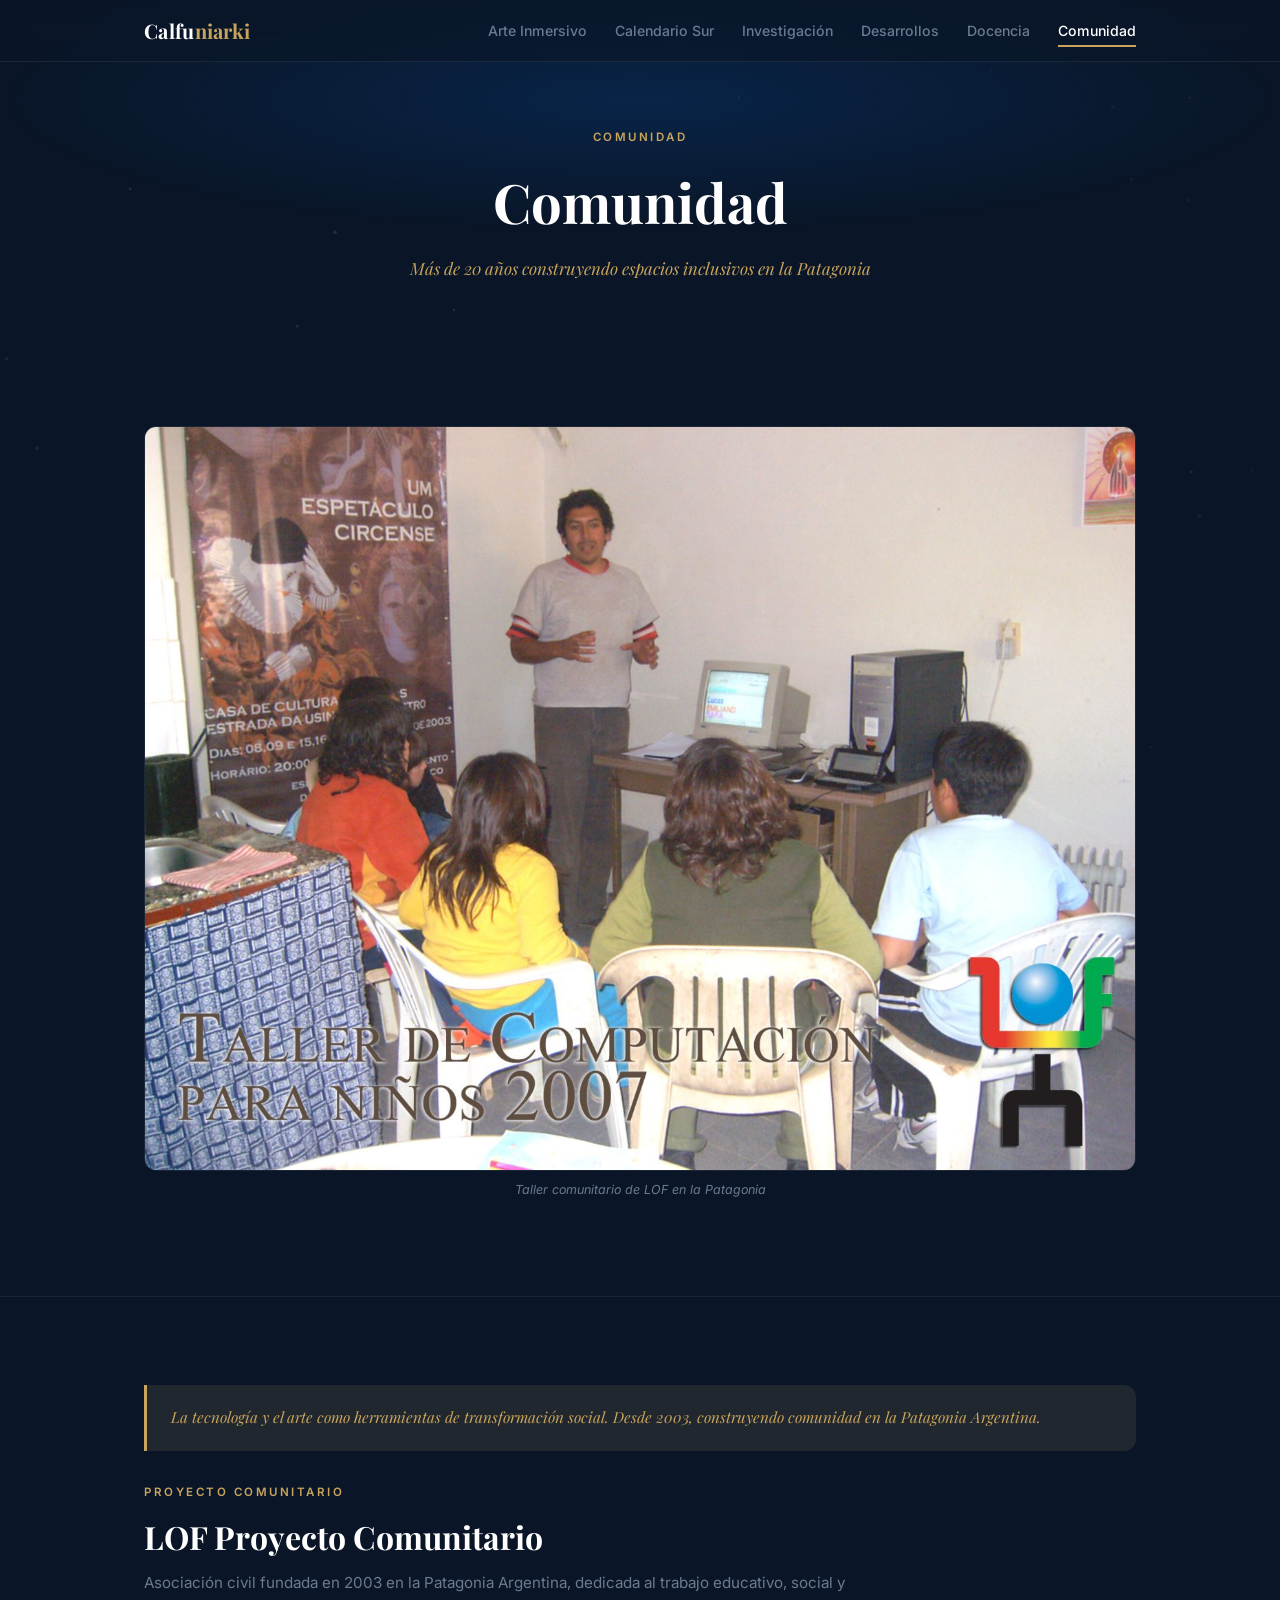
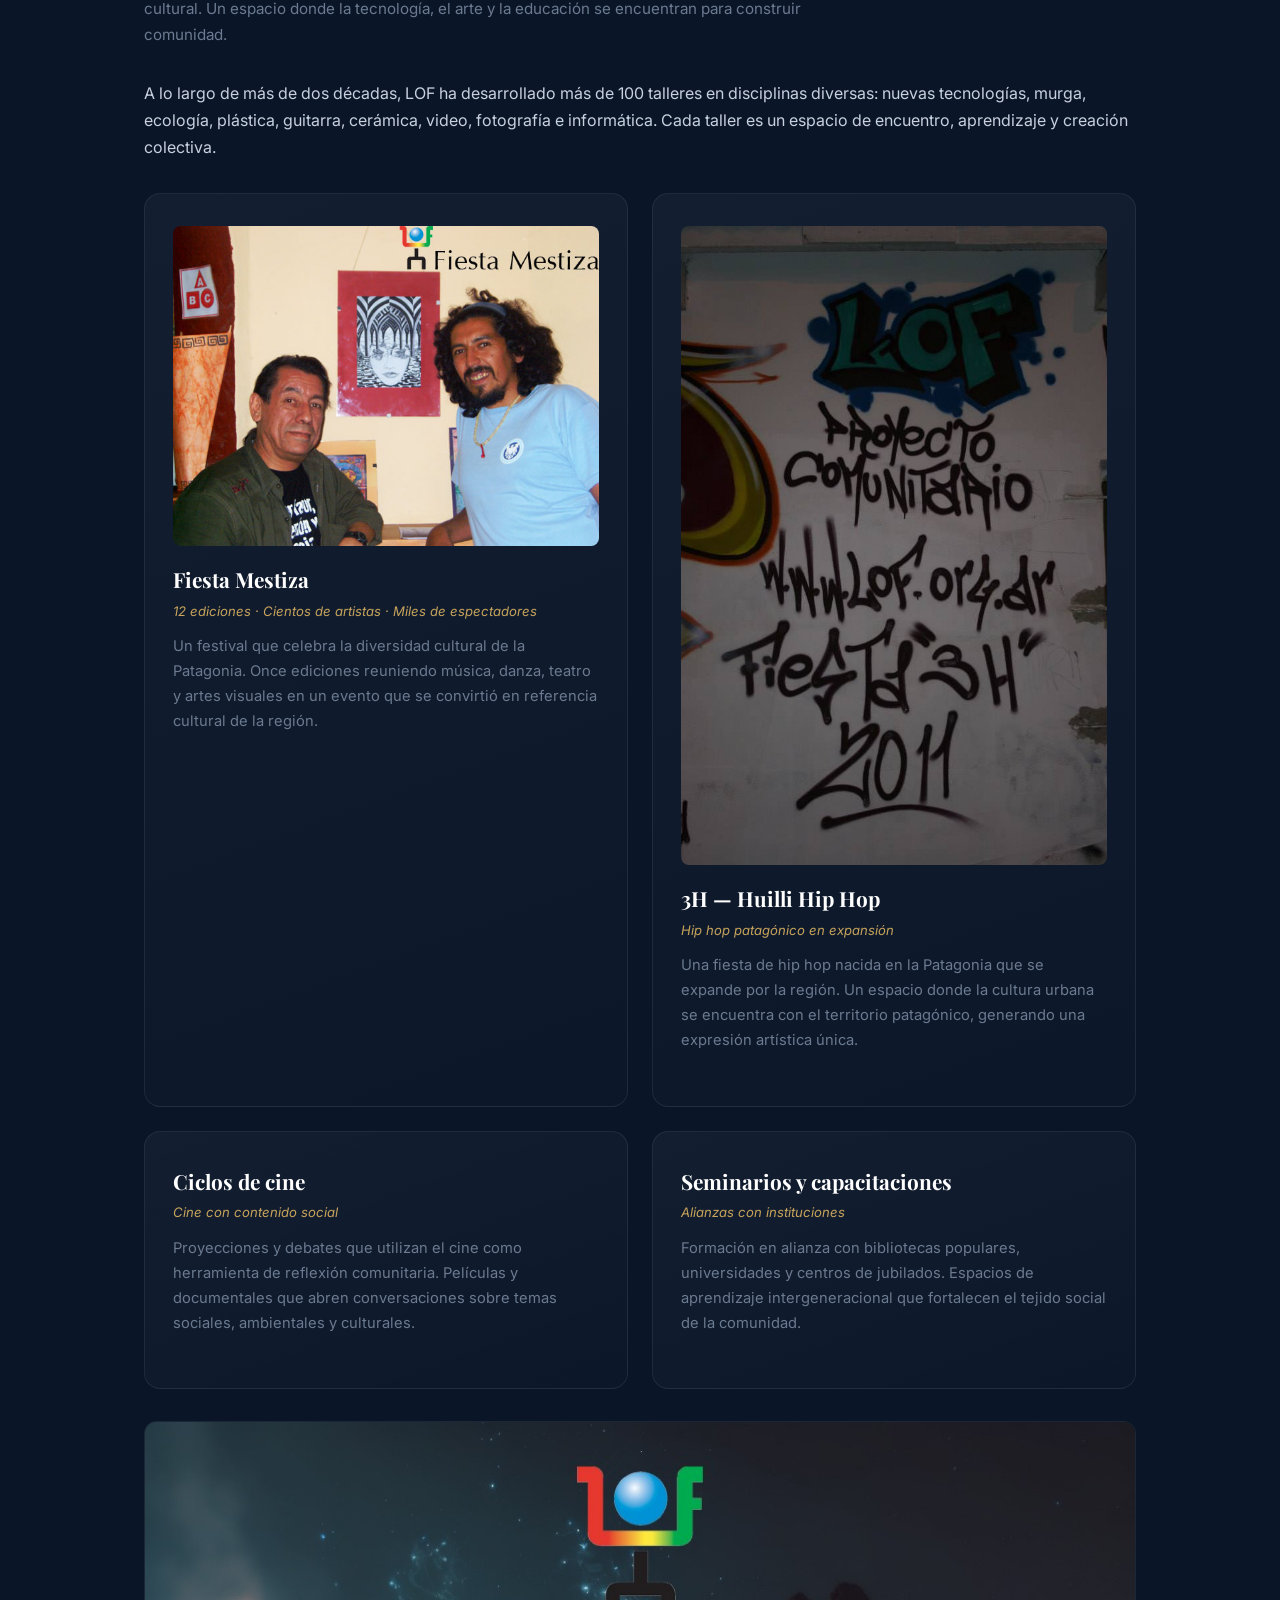
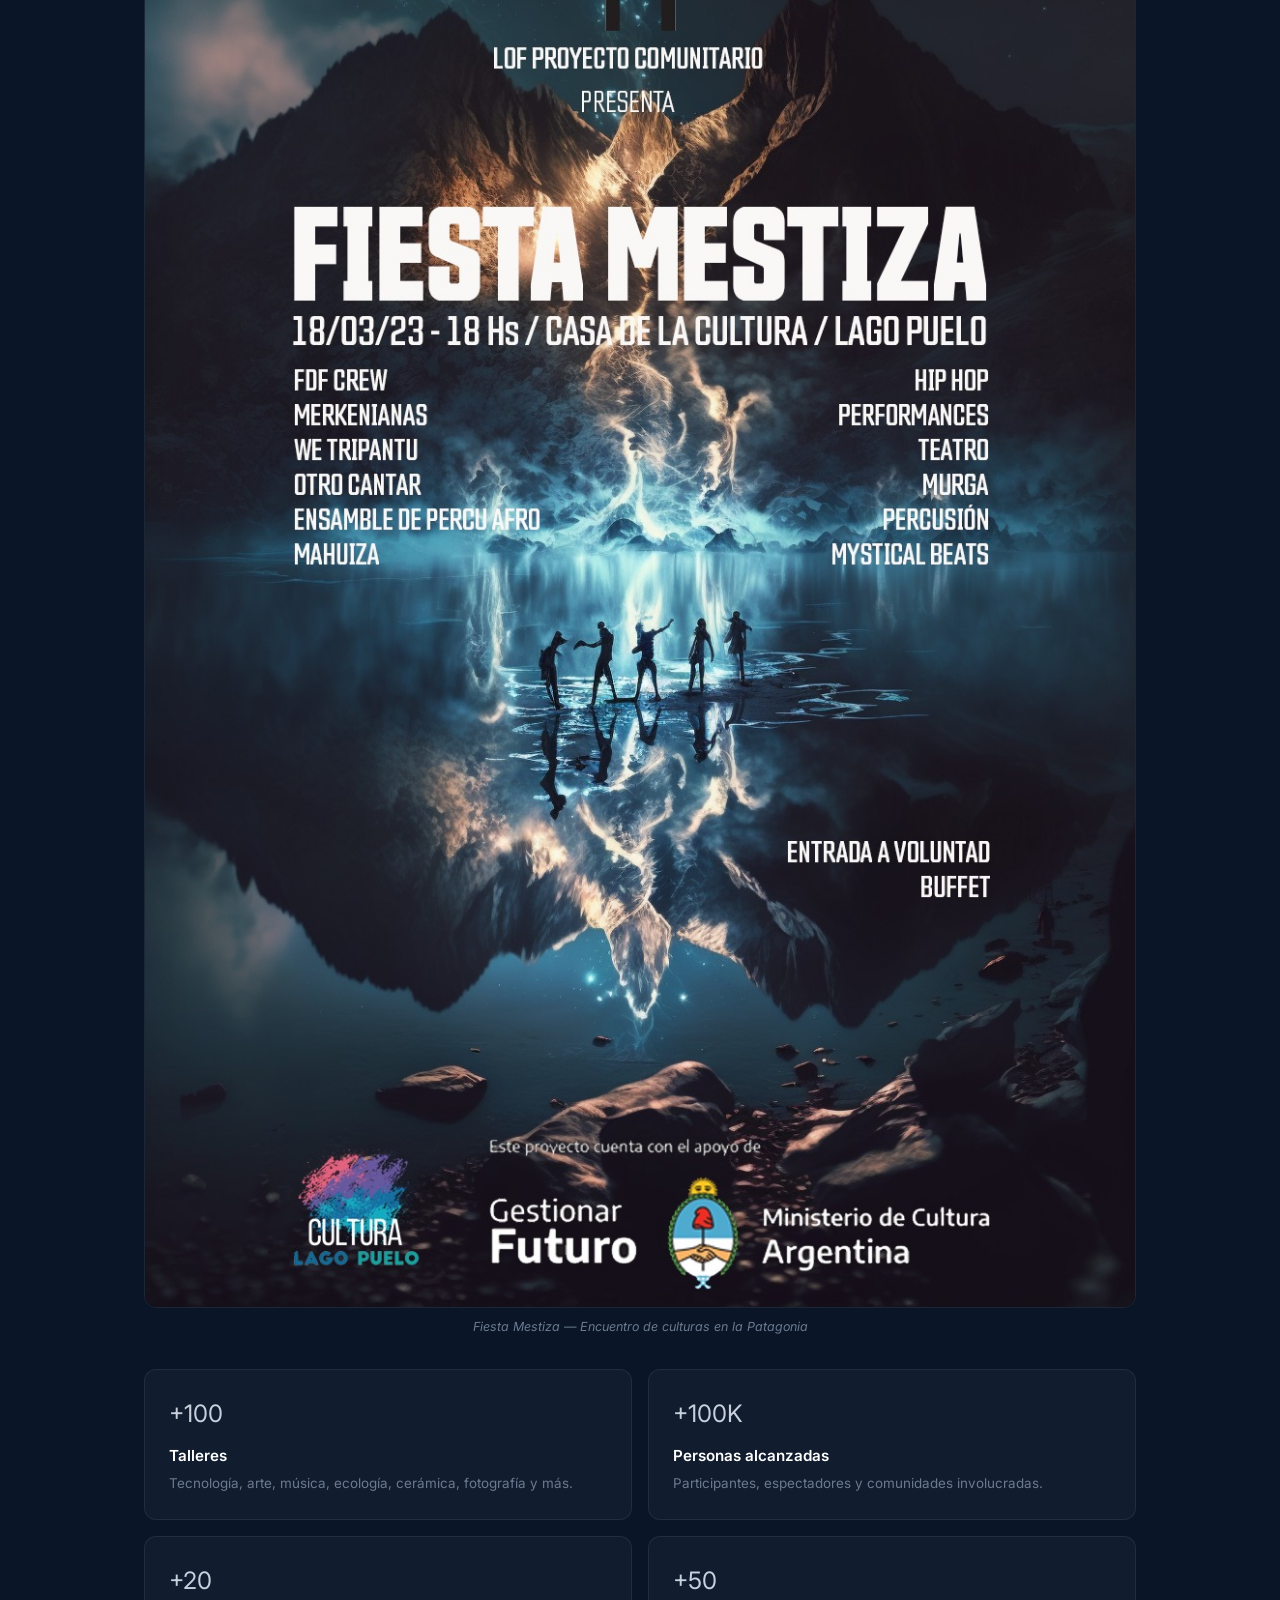
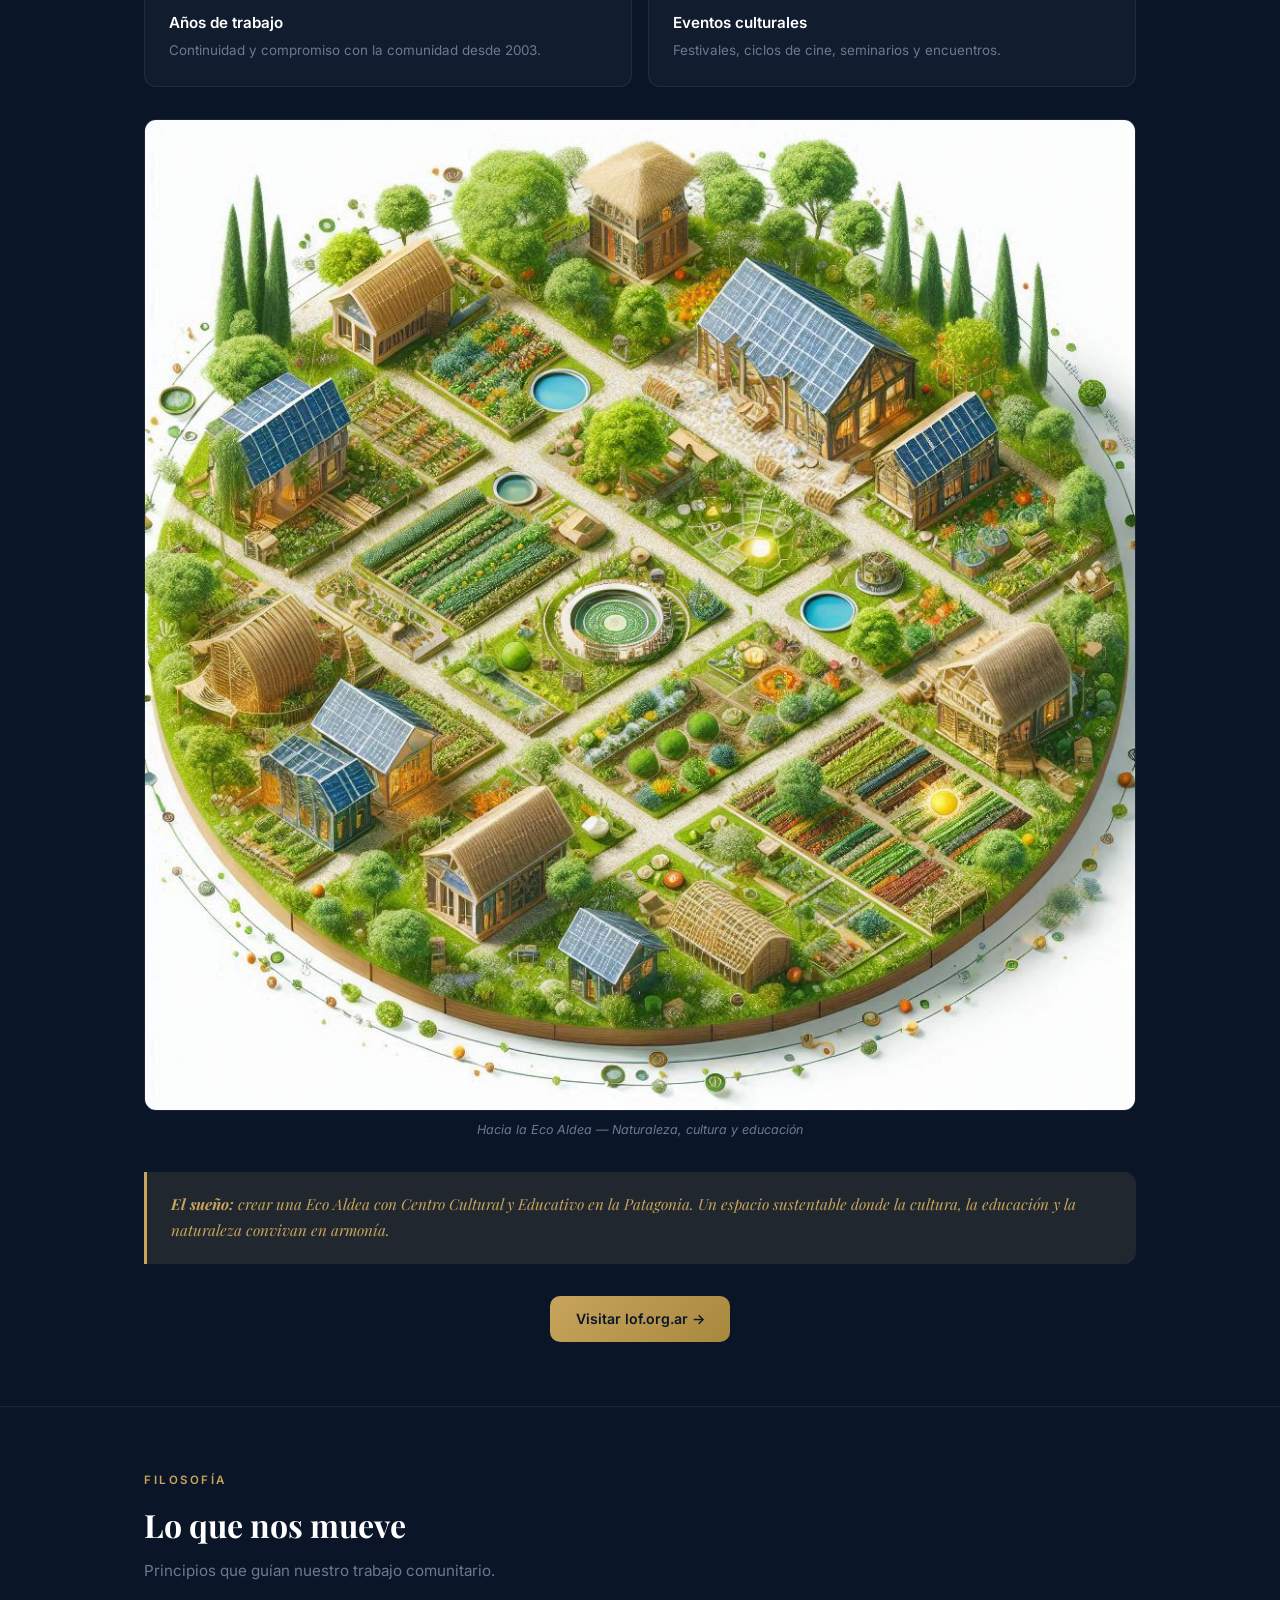
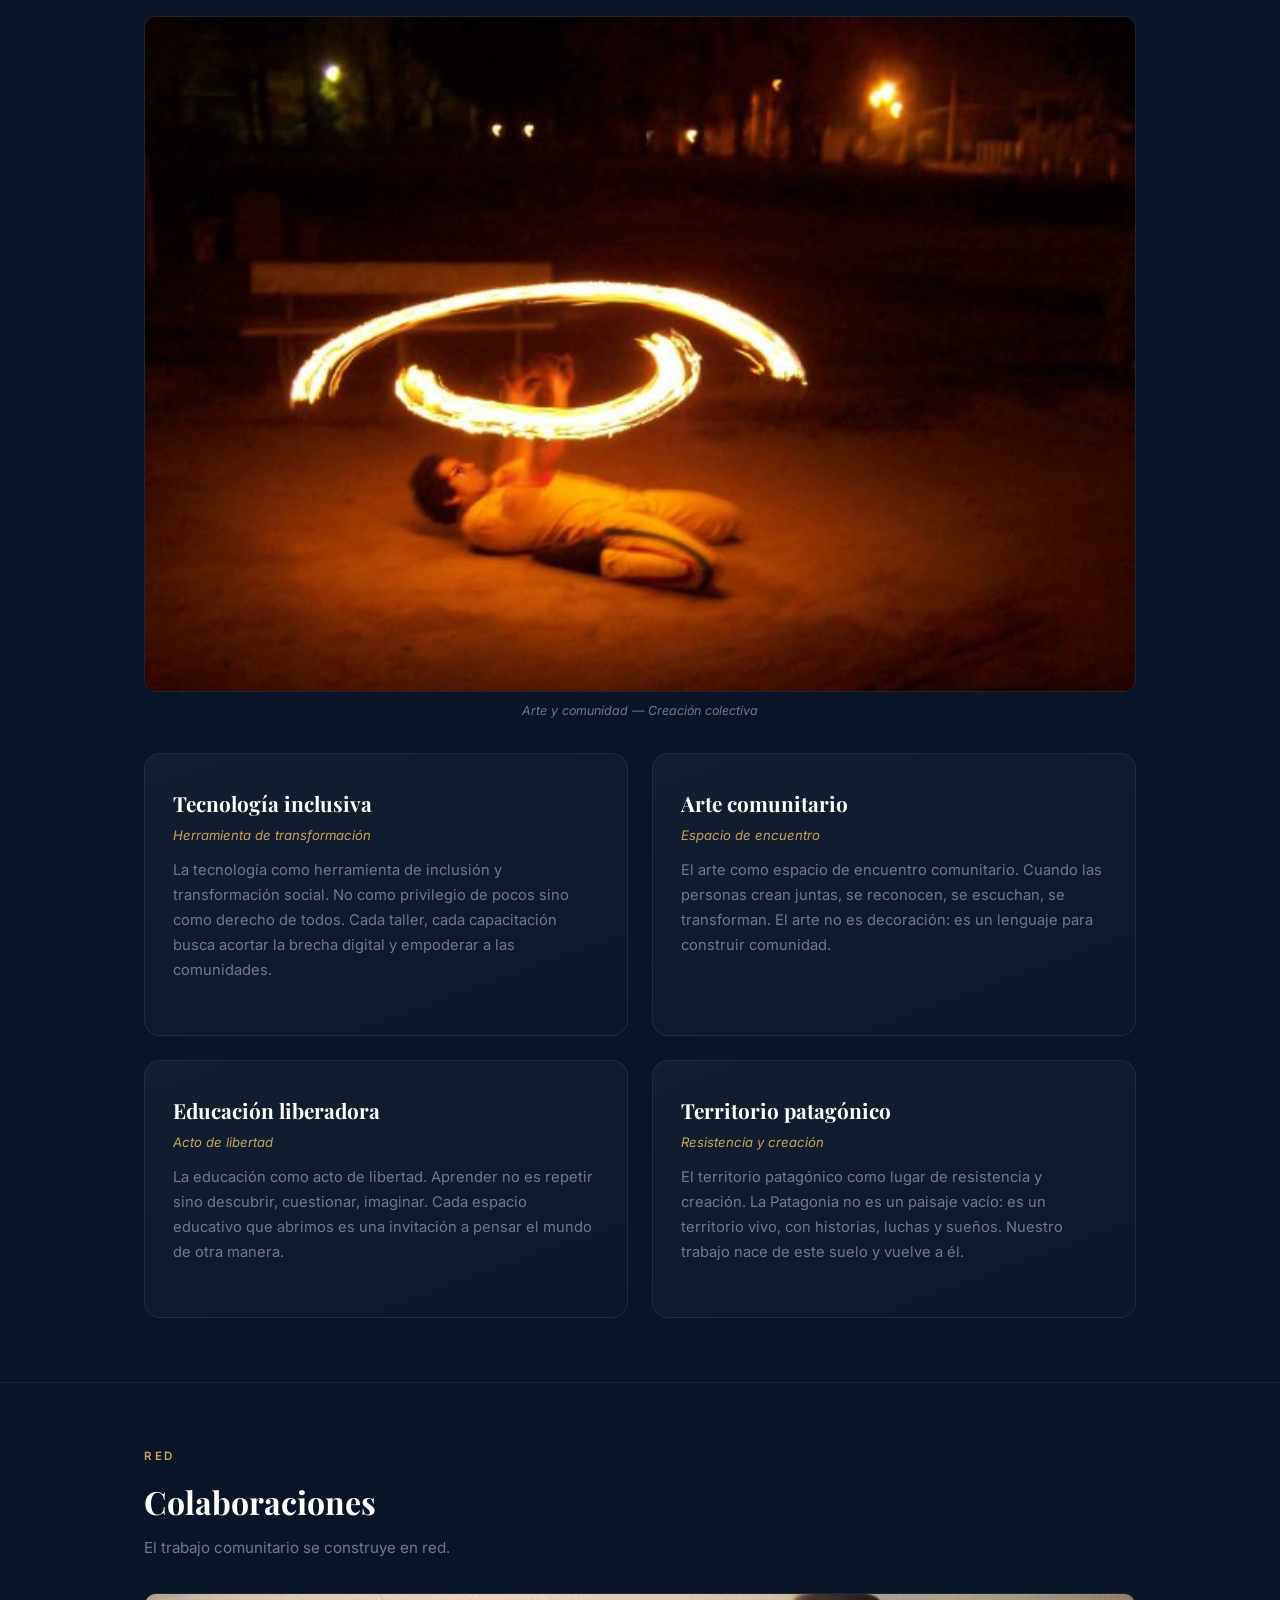
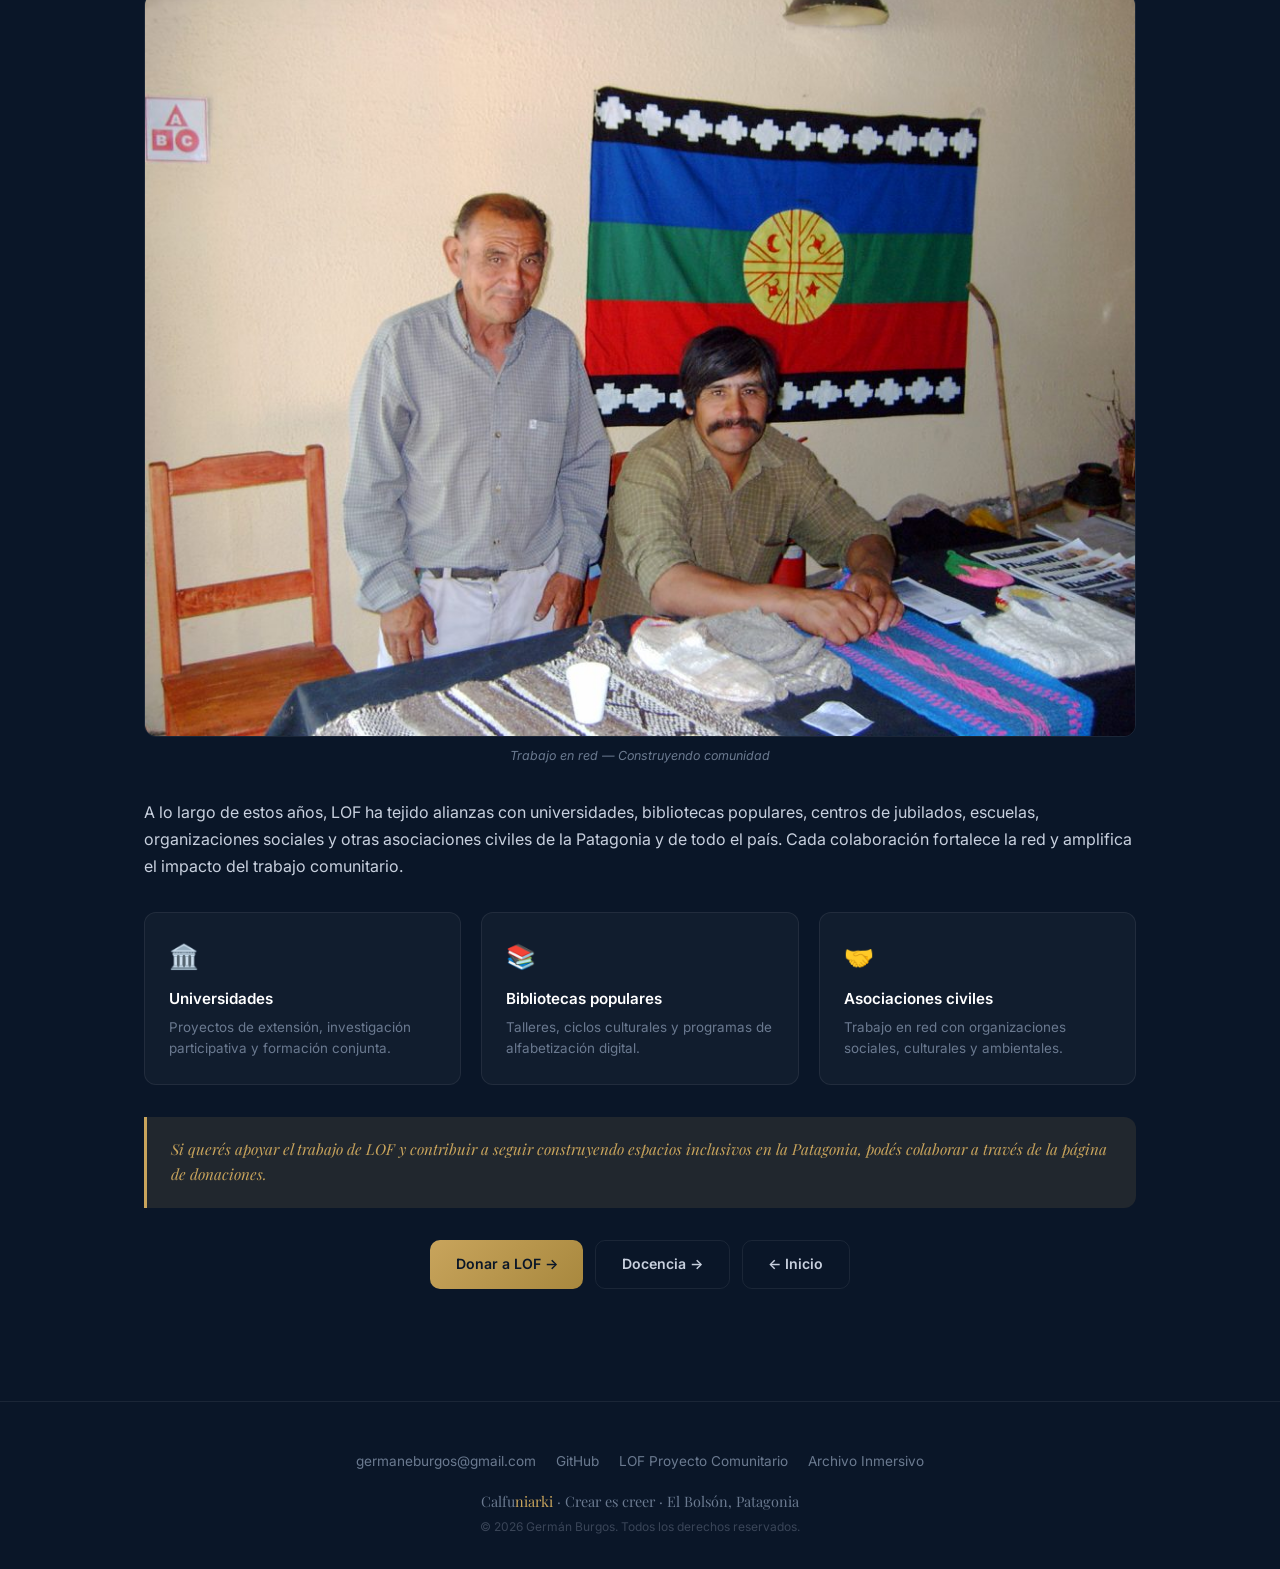
<file: comunidad/index.html>
<!DOCTYPE html>
<html lang="es">
<head>
  <!-- Google Tag Manager -->
  <script>(function(w,d,s,l,i){w[l]=w[l]||[];w[l].push({'gtm.start':
  new Date().getTime(),event:'gtm.js'});var f=d.getElementsByTagName(s)[0],
  j=d.createElement(s),dl=l!='dataLayer'?'&l='+l:'';j.async=true;j.src=
  'https://www.googletagmanager.com/gtm.js?id='+i+dl;f.parentNode.insertBefore(j,f);
  })(window,document,'script','dataLayer','GTM-WHPK6CT9');</script>
  <!-- End Google Tag Manager -->
  <meta charset="UTF-8">
  <meta name="viewport" content="width=device-width,initial-scale=1">
  <title>Comunidad — Calfuniarki</title>
  <meta name="description" content="Más de 20 años construyendo espacios inclusivos en la Patagonia. LOF Proyecto Comunitario: educación, arte y cultura desde El Bolsón.">
  <link rel="canonical" href="https://calfuniarki.com/comunidad/">
  <link rel="stylesheet" href="../styles.css">
  <!-- Google Analytics -->
</head>
<body>
  <!-- Google Tag Manager (noscript) -->
  <noscript><iframe src="https://www.googletagmanager.com/ns.html?id=GTM-WHPK6CT9"
  height="0" width="0" style="display:none;visibility:hidden"></iframe></noscript>
  <!-- End Google Tag Manager (noscript) -->

  <canvas id="particles"></canvas>
  <div class="nav-overlay"></div>

  <header class="site-header">
    <div class="container">
      <a href="../index.html" class="logo">Calfu<span>niarki</span></a>
      <button class="menu-toggle" aria-label="Menú">
        <span></span><span></span><span></span>
      </button>
      <nav class="nav-links">
        <a href="../arte/index.html">Arte Inmersivo</a>
        <a href="../calendario-sur/index.html" data-es="Calendario Sur" data-en="Southern Calendar">Calendario Sur</a>
        <a href="../investigacion/index.html">Investigación</a>
        <a href="../desarrollos/index.html">Desarrollos</a>
        <a href="../docencia/index.html">Docencia</a>
        <a href="../comunidad/index.html" class="active">Comunidad</a>
      </nav>
    </div>
  </header>

  <main>
    <section class="page-hero">
      <div class="container">
        <p class="section-label reveal">Comunidad</p>
        <h1 class="reveal delay-1">Comunidad</h1>
        <p class="tagline reveal delay-2">Más de 20 años construyendo espacios inclusivos en la Patagonia</p>
      </div>
    </section>

    <!-- Imagen principal -->
    <section class="section">
      <div class="container">
        <figure class="img-figure reveal">
          <img src="../img/lof-taller1.jpg" alt="LOF — Taller comunitario en la Patagonia" loading="lazy">
          <figcaption>Taller comunitario de LOF en la Patagonia</figcaption>
        </figure>
      </div>
    </section>

    <!-- LOF Proyecto Comunitario -->
    <section class="section">
      <div class="container">
        <div class="reveal">
          <div class="highlight-box">
            <p>La tecnología y el arte como herramientas de transformación social. Desde 2003, construyendo comunidad en la Patagonia Argentina.</p>
          </div>
        </div>

        <div class="mt-2 reveal">
          <p class="section-label">Proyecto comunitario</p>
          <h2 class="section-title">LOF Proyecto Comunitario</h2>
          <p class="section-desc" style="max-width:720px">Asociación civil fundada en 2003 en la Patagonia Argentina, dedicada al trabajo educativo, social y cultural. Un espacio donde la tecnología, el arte y la educación se encuentran para construir comunidad.</p>
        </div>

        <div class="mt-2 reveal">
          <p>A lo largo de más de dos décadas, LOF ha desarrollado más de 100 talleres en disciplinas diversas: nuevas tecnologías, murga, ecología, plástica, guitarra, cerámica, video, fotografía e informática. Cada taller es un espacio de encuentro, aprendizaje y creación colectiva.</p>
        </div>

        <div class="grid-2 mt-2">
          <div class="card reveal">
            <img src="../img/lof-mestiza1.jpg" alt="Fiesta Mestiza — Festival cultural patagónico" loading="lazy" style="width:100%;border-radius:.5rem;margin-bottom:1rem">
            <h3>Fiesta Mestiza</h3>
            <p class="card-tag">12 ediciones · Cientos de artistas · Miles de espectadores</p>
            <p>Un festival que celebra la diversidad cultural de la Patagonia. Once ediciones reuniendo música, danza, teatro y artes visuales en un evento que se convirtió en referencia cultural de la región.</p>
          </div>
          <div class="card reveal delay-1">
            <img src="../img/lof-3h.jpg" alt="3H Huilli Hip Hop — Hip hop patagónico" loading="lazy" style="width:100%;border-radius:.5rem;margin-bottom:1rem">
            <h3>3H — Huilli Hip Hop</h3>
            <p class="card-tag">Hip hop patagónico en expansión</p>
            <p>Una fiesta de hip hop nacida en la Patagonia que se expande por la región. Un espacio donde la cultura urbana se encuentra con el territorio patagónico, generando una expresión artística única.</p>
          </div>
          <div class="card reveal">
            <h3>Ciclos de cine</h3>
            <p class="card-tag">Cine con contenido social</p>
            <p>Proyecciones y debates que utilizan el cine como herramienta de reflexión comunitaria. Películas y documentales que abren conversaciones sobre temas sociales, ambientales y culturales.</p>
          </div>
          <div class="card reveal delay-1">
            <h3>Seminarios y capacitaciones</h3>
            <p class="card-tag">Alianzas con instituciones</p>
            <p>Formación en alianza con bibliotecas populares, universidades y centros de jubilados. Espacios de aprendizaje intergeneracional que fortalecen el tejido social de la comunidad.</p>
          </div>
        </div>

        <figure class="img-figure mt-2 reveal">
          <img src="../img/lof-mestiza2.jpg" alt="Fiesta Mestiza — Público y artistas" loading="lazy">
          <figcaption>Fiesta Mestiza — Encuentro de culturas en la Patagonia</figcaption>
        </figure>

        <!-- Impacto -->
        <div class="grid-2 mt-2" style="gap:1rem">
          <div class="feature reveal">
            <div class="icon">+100</div>
            <h3>Talleres</h3>
            <p>Tecnología, arte, música, ecología, cerámica, fotografía y más.</p>
          </div>
          <div class="feature reveal delay-1">
            <div class="icon">+100K</div>
            <h3>Personas alcanzadas</h3>
            <p>Participantes, espectadores y comunidades involucradas.</p>
          </div>
          <div class="feature reveal">
            <div class="icon">+20</div>
            <h3>Años de trabajo</h3>
            <p>Continuidad y compromiso con la comunidad desde 2003.</p>
          </div>
          <div class="feature reveal delay-1">
            <div class="icon">+50</div>
            <h3>Eventos culturales</h3>
            <p>Festivales, ciclos de cine, seminarios y encuentros.</p>
          </div>
        </div>

        <!-- Sueño -->
        <figure class="img-figure mt-2 reveal">
          <img src="../img/lof-perma.jpg" alt="LOF — Proyecto Eco Aldea y permacultura" loading="lazy">
          <figcaption>Hacia la Eco Aldea — Naturaleza, cultura y educación</figcaption>
        </figure>

        <div class="mt-2 reveal">
          <div class="highlight-box">
            <p><strong>El sueño:</strong> crear una Eco Aldea con Centro Cultural y Educativo en la Patagonia. Un espacio sustentable donde la cultura, la educación y la naturaleza convivan en armonía.</p>
          </div>
        </div>

        <div class="mt-2 reveal flex-center">
          <a href="https://lof.org.ar" target="_blank" rel="noopener" class="btn btn-gold">Visitar lof.org.ar →</a>
        </div>
      </div>
    </section>

    <!-- Filosofía -->
    <section class="section">
      <div class="container">
        <div class="reveal">
          <p class="section-label">Filosofía</p>
          <h2 class="section-title">Lo que nos mueve</h2>
          <p class="section-desc">Principios que guían nuestro trabajo comunitario.</p>
        </div>

        <figure class="img-figure mt-2 reveal">
          <img src="../img/lof-arte1.jpeg" alt="LOF — Arte comunitario en la Patagonia" loading="lazy">
          <figcaption>Arte y comunidad — Creación colectiva</figcaption>
        </figure>

        <div class="grid-2 mt-2">
          <div class="card reveal">
            <h3>Tecnología inclusiva</h3>
            <p class="card-tag">Herramienta de transformación</p>
            <p>La tecnología como herramienta de inclusión y transformación social. No como privilegio de pocos sino como derecho de todos. Cada taller, cada capacitación busca acortar la brecha digital y empoderar a las comunidades.</p>
          </div>
          <div class="card reveal delay-1">
            <h3>Arte comunitario</h3>
            <p class="card-tag">Espacio de encuentro</p>
            <p>El arte como espacio de encuentro comunitario. Cuando las personas crean juntas, se reconocen, se escuchan, se transforman. El arte no es decoración: es un lenguaje para construir comunidad.</p>
          </div>
          <div class="card reveal">
            <h3>Educación liberadora</h3>
            <p class="card-tag">Acto de libertad</p>
            <p>La educación como acto de libertad. Aprender no es repetir sino descubrir, cuestionar, imaginar. Cada espacio educativo que abrimos es una invitación a pensar el mundo de otra manera.</p>
          </div>
          <div class="card reveal delay-1">
            <h3>Territorio patagónico</h3>
            <p class="card-tag">Resistencia y creación</p>
            <p>El territorio patagónico como lugar de resistencia y creación. La Patagonia no es un paisaje vacío: es un territorio vivo, con historias, luchas y sueños. Nuestro trabajo nace de este suelo y vuelve a él.</p>
          </div>
        </div>
      </div>
    </section>

    <!-- Colaboraciones -->
    <section class="section">
      <div class="container">
        <div class="reveal">
          <p class="section-label">Red</p>
          <h2 class="section-title">Colaboraciones</h2>
          <p class="section-desc">El trabajo comunitario se construye en red.</p>
        </div>

        <figure class="img-figure mt-2 reveal">
          <img src="../img/lof-traun1.jpg" alt="LOF — Encuentro comunitario y colaboraciones" loading="lazy">
          <figcaption>Trabajo en red — Construyendo comunidad</figcaption>
        </figure>

        <div class="mt-2 reveal">
          <p>A lo largo de estos años, LOF ha tejido alianzas con universidades, bibliotecas populares, centros de jubilados, escuelas, organizaciones sociales y otras asociaciones civiles de la Patagonia y de todo el país. Cada colaboración fortalece la red y amplifica el impacto del trabajo comunitario.</p>
        </div>

        <div class="grid-3 mt-2">
          <div class="feature reveal">
            <div class="icon">🏛️</div>
            <h3>Universidades</h3>
            <p>Proyectos de extensión, investigación participativa y formación conjunta.</p>
          </div>
          <div class="feature reveal delay-1">
            <div class="icon">📚</div>
            <h3>Bibliotecas populares</h3>
            <p>Talleres, ciclos culturales y programas de alfabetización digital.</p>
          </div>
          <div class="feature reveal delay-2">
            <div class="icon">🤝</div>
            <h3>Asociaciones civiles</h3>
            <p>Trabajo en red con organizaciones sociales, culturales y ambientales.</p>
          </div>
        </div>

        <div class="mt-2 reveal">
          <div class="highlight-box">
            <p>Si querés apoyar el trabajo de LOF y contribuir a seguir construyendo espacios inclusivos en la Patagonia, podés colaborar a través de la página de donaciones.</p>
          </div>
        </div>

        <div class="mt-2 reveal flex-center">
          <a href="https://lof.org.ar" target="_blank" rel="noopener" class="btn btn-gold">Donar a LOF →</a>
          <a href="../docencia/index.html" class="btn btn-outline">Docencia →</a>
          <a href="../index.html" class="btn btn-outline">← Inicio</a>
        </div>
      </div>
    </section>
  </main>

  <footer class="site-footer">
    <div class="container">
      <div class="footer-links">
        <a href="mailto:germaneburgos@gmail.com">germaneburgos@gmail.com</a>
        <a href="https://github.com/calfuniarki" target="_blank" rel="noopener">GitHub</a>
        <a href="https://lof.org.ar" target="_blank" rel="noopener">LOF Proyecto Comunitario</a>
        <a href="https://archivo.lof.org.ar" target="_blank" rel="noopener">Archivo Inmersivo</a>
      </div>
      <p class="brand">Calfu<span>niarki</span> · Crear es creer · El Bolsón, Patagonia</p>
      <p class="copy">&copy; 2026 Germán Burgos. Todos los derechos reservados.</p>
    </div>
  </footer>

  <script src="../main.js"></script>
</body>
</html>
</file>
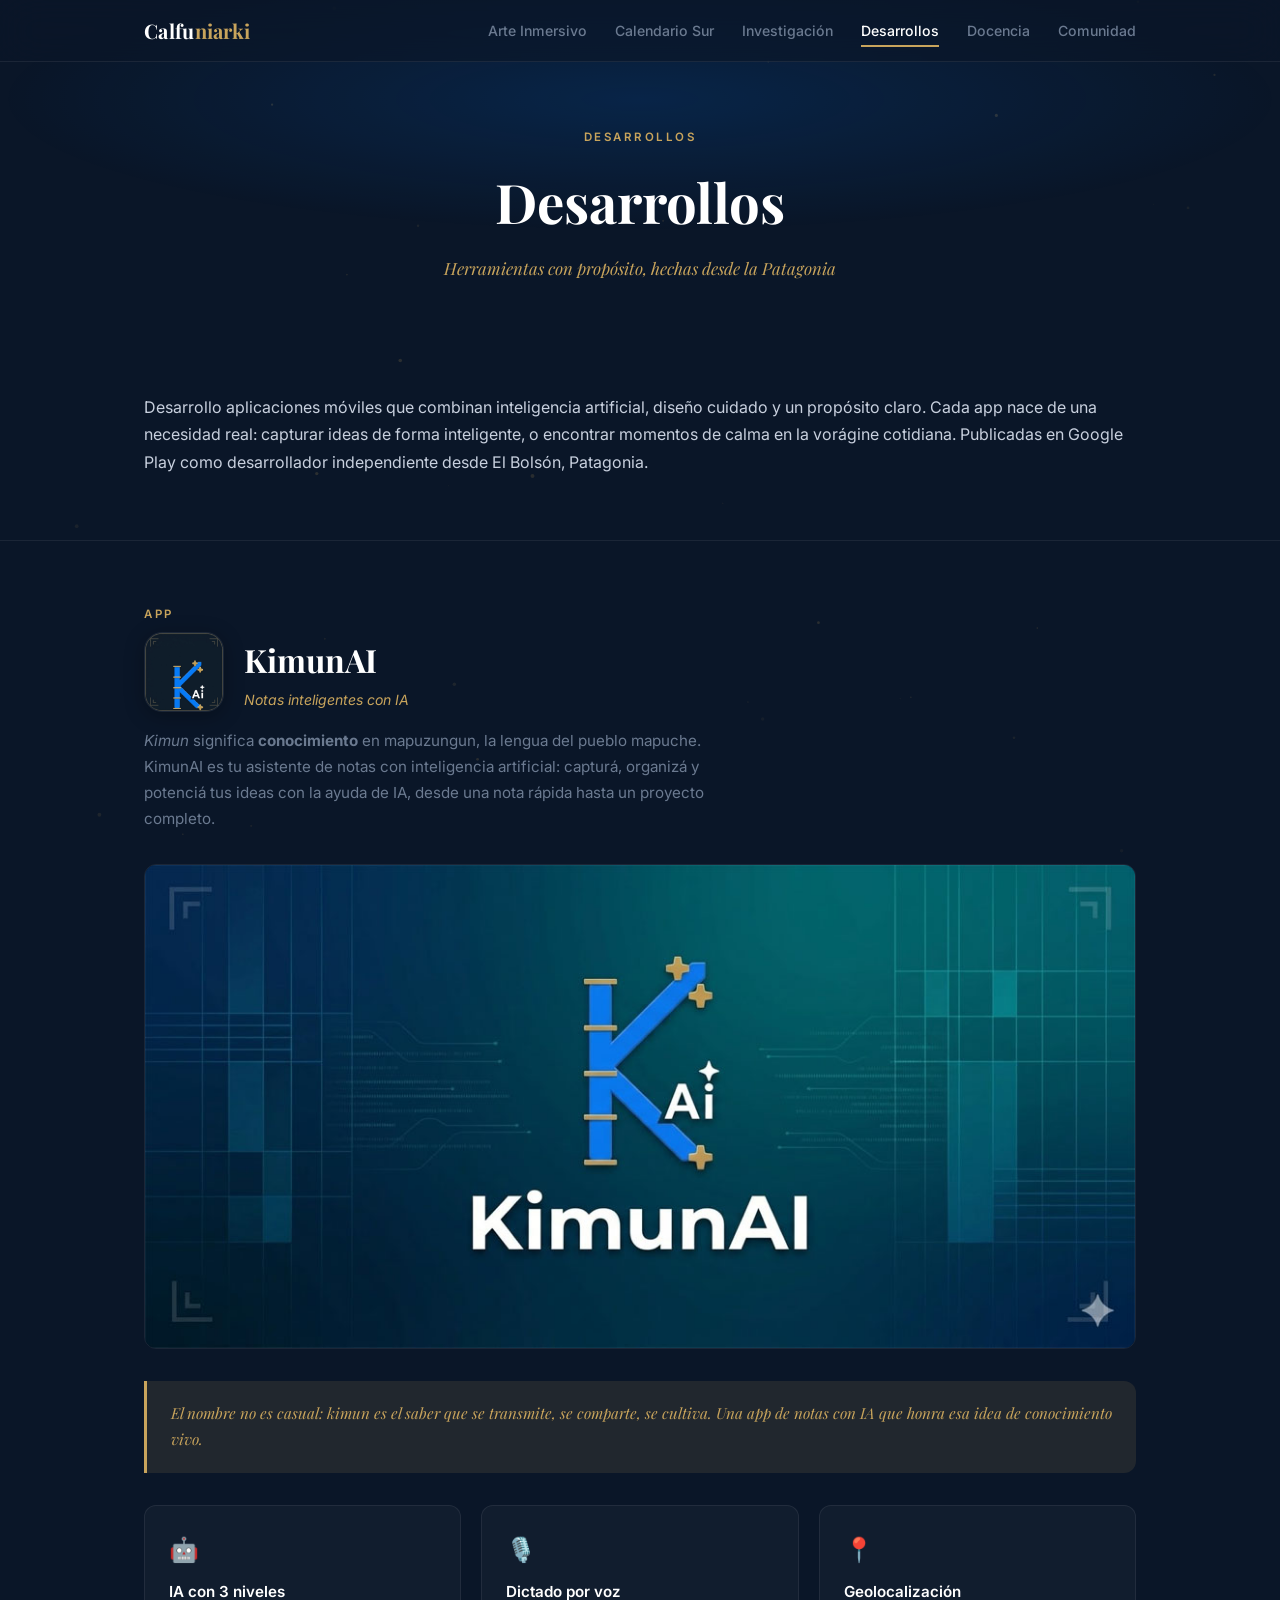
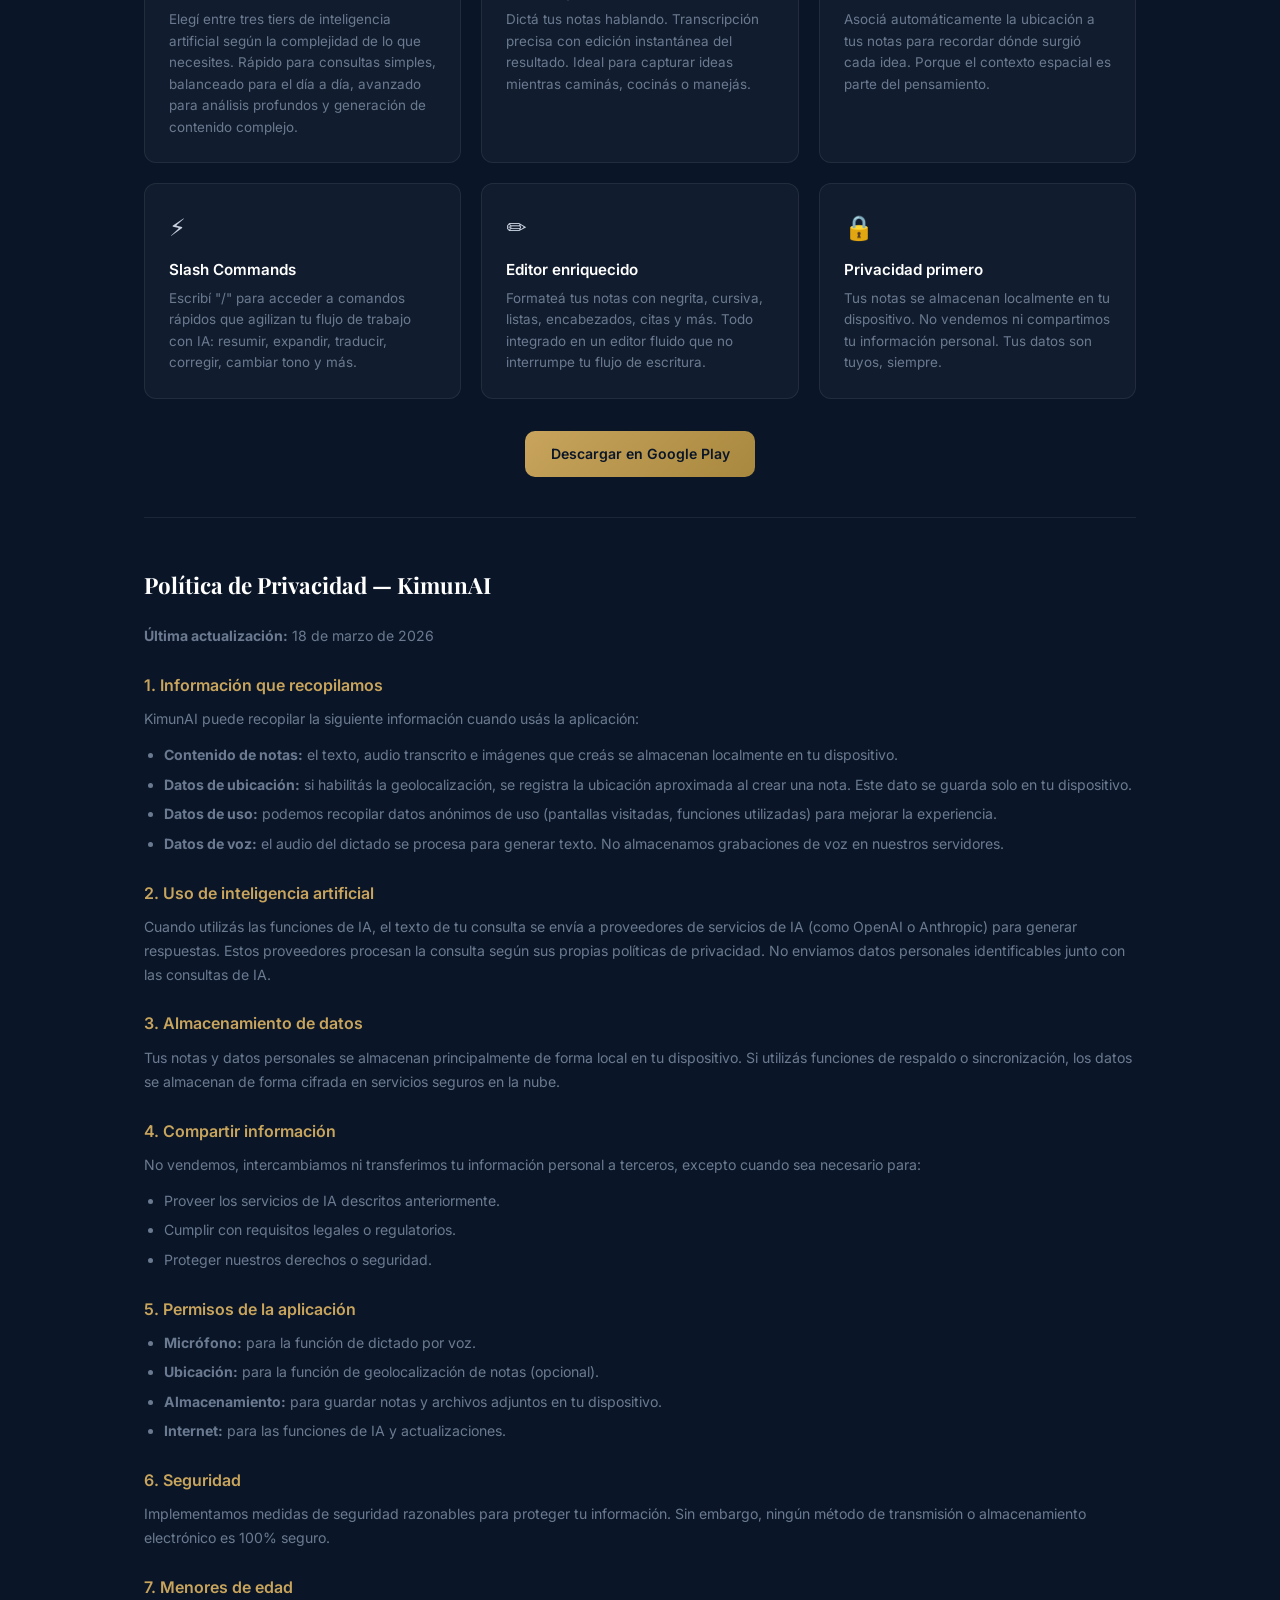
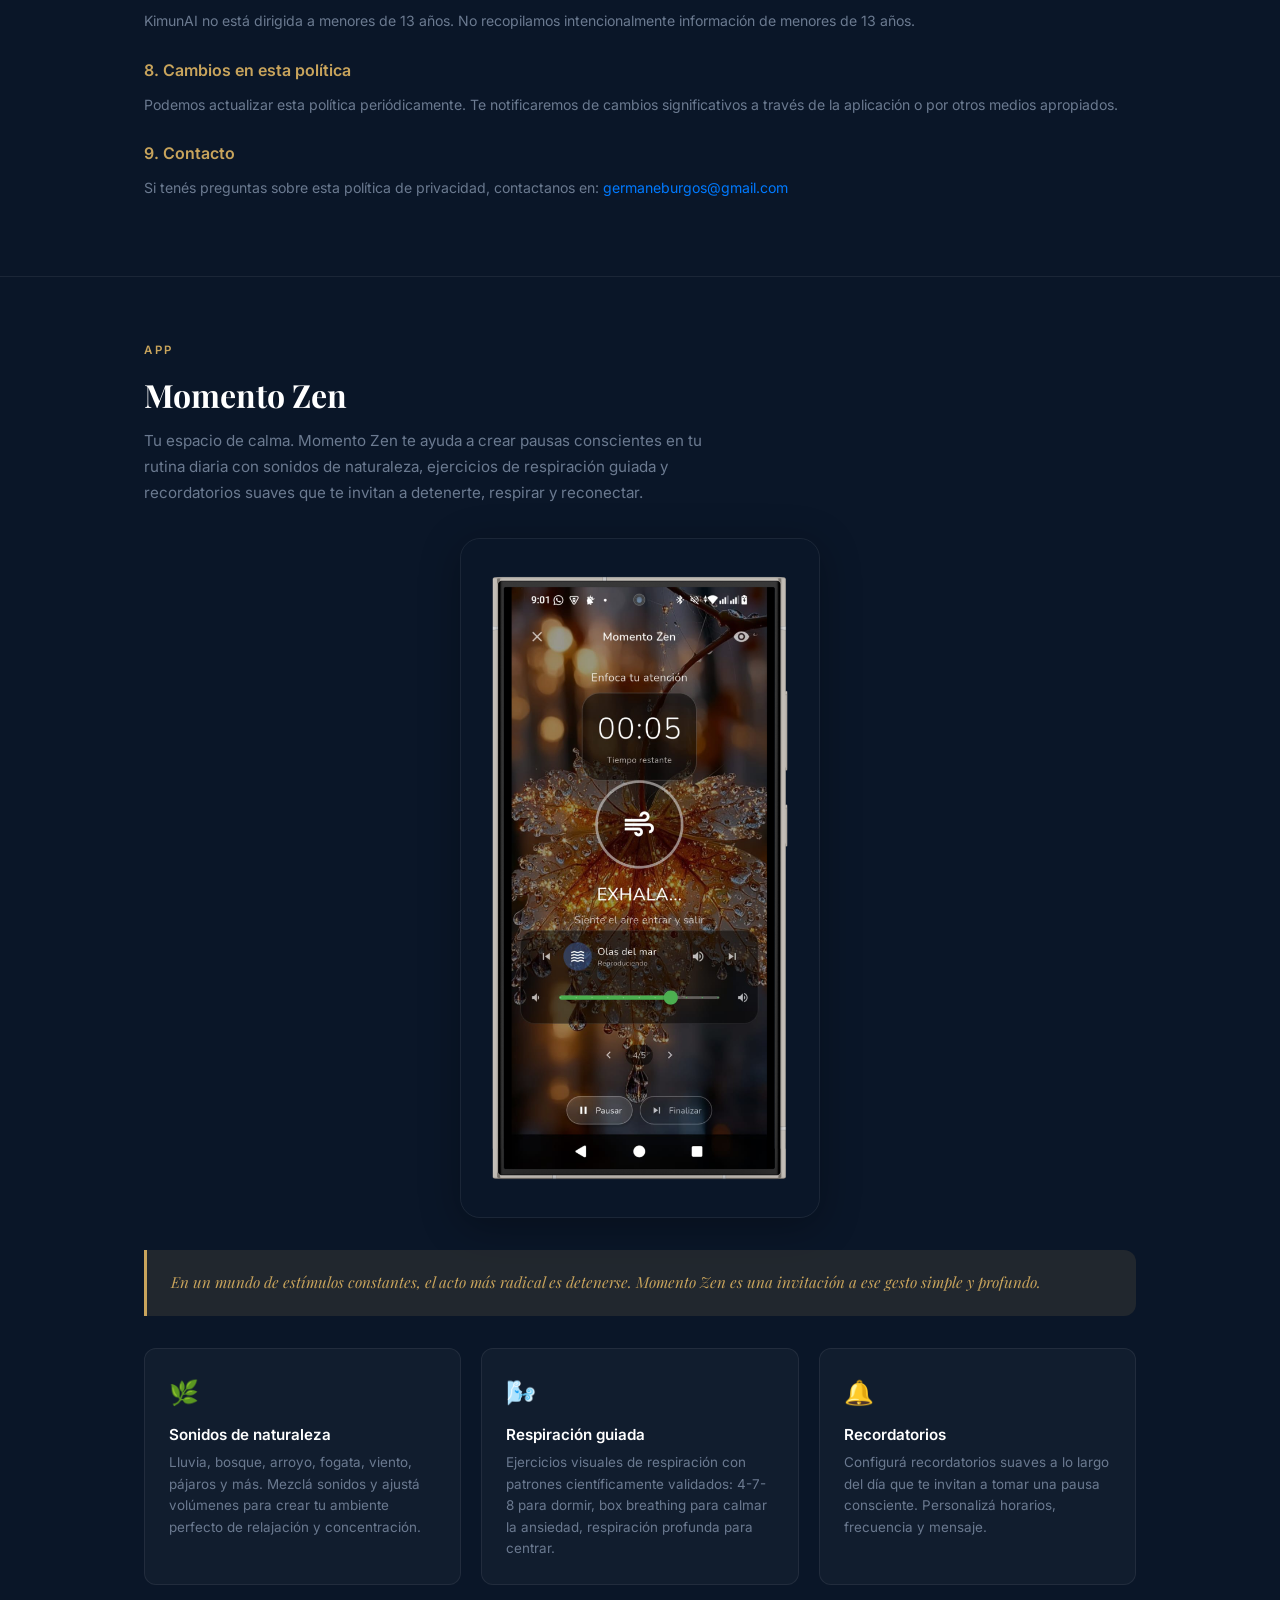
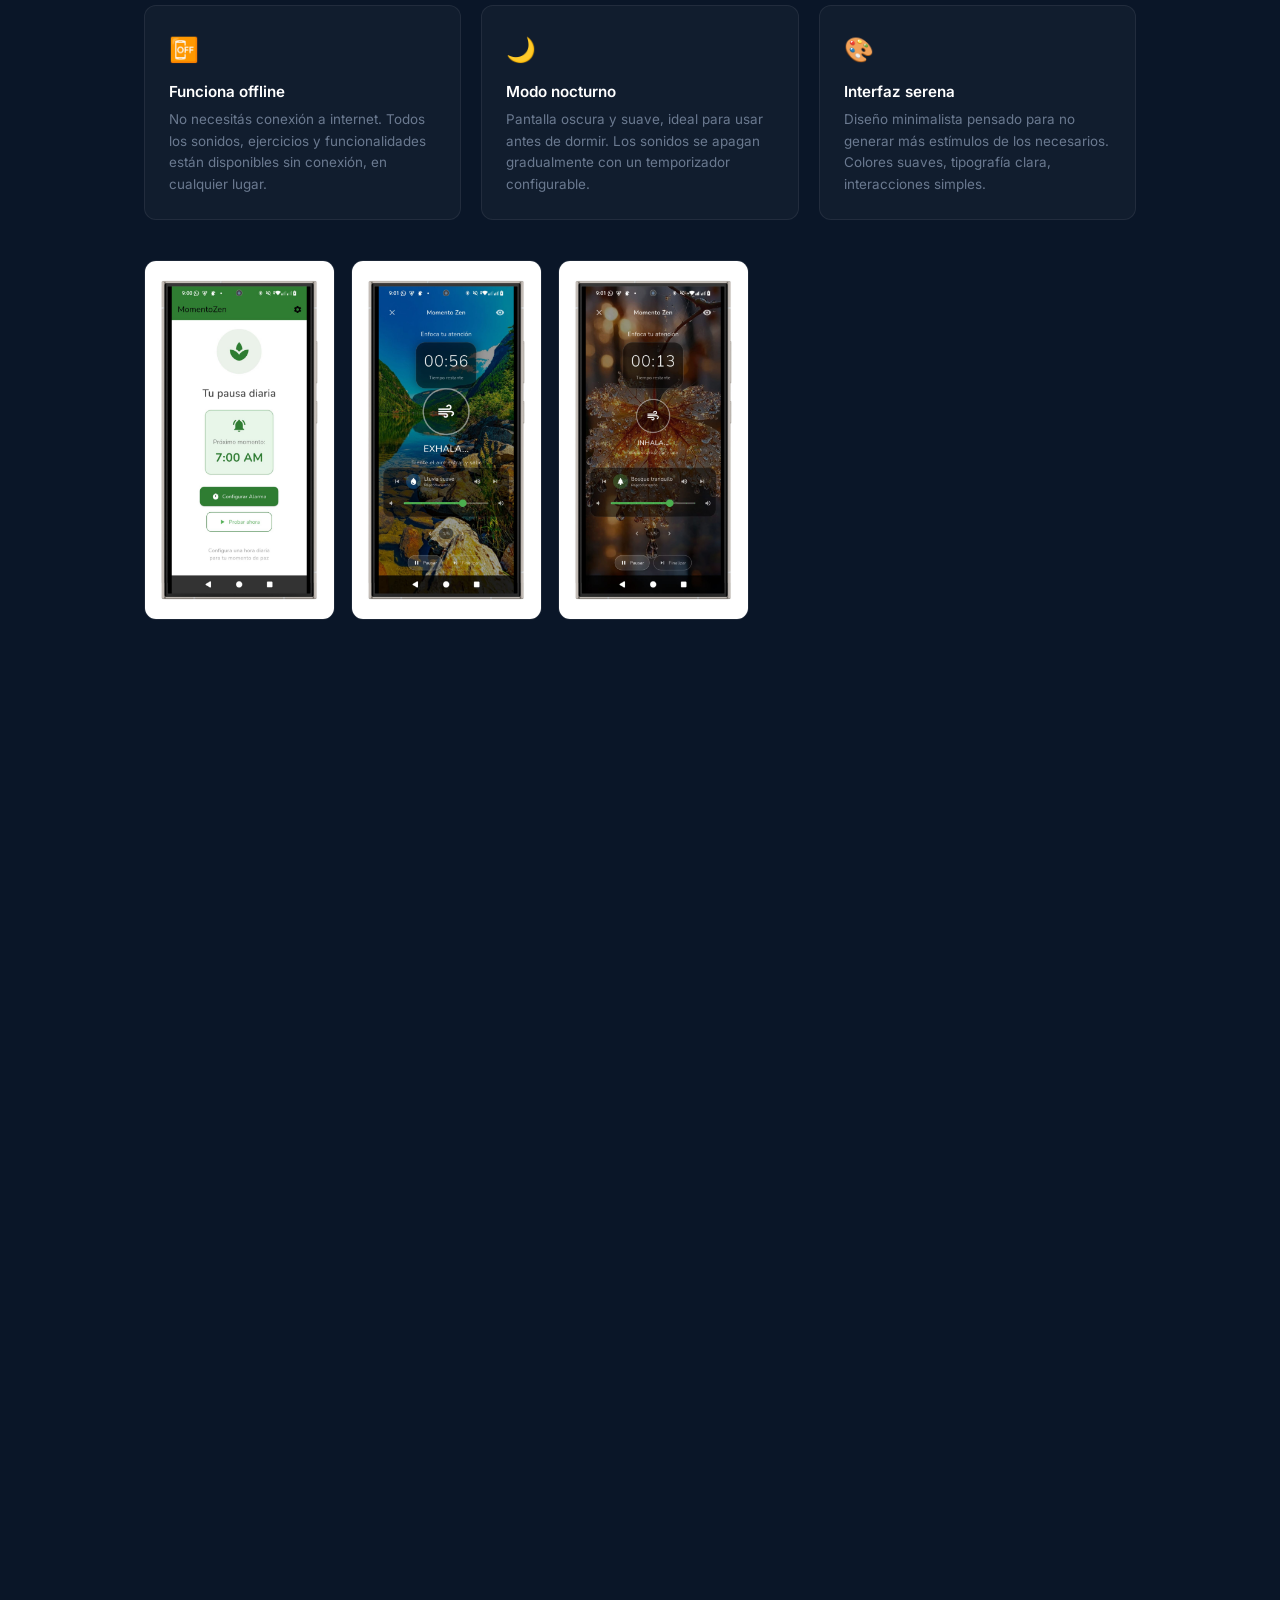
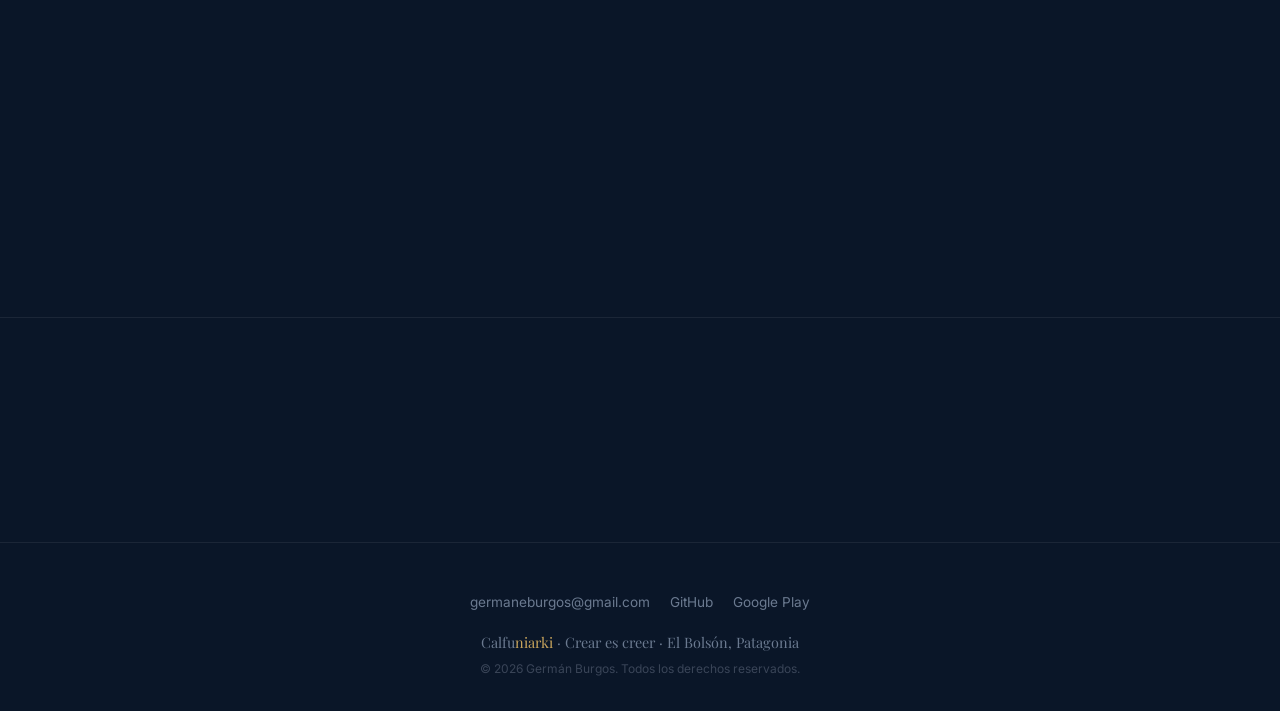
<file: desarrollos/index.html>
<!DOCTYPE html>
<html lang="es">
<head>
  <!-- Google Tag Manager -->
  <script>(function(w,d,s,l,i){w[l]=w[l]||[];w[l].push({'gtm.start':
  new Date().getTime(),event:'gtm.js'});var f=d.getElementsByTagName(s)[0],
  j=d.createElement(s),dl=l!='dataLayer'?'&l='+l:'';j.async=true;j.src=
  'https://www.googletagmanager.com/gtm.js?id='+i+dl;f.parentNode.insertBefore(j,f);
  })(window,document,'script','dataLayer','GTM-WHPK6CT9');</script>
  <!-- End Google Tag Manager -->
  <meta charset="UTF-8">
  <meta name="viewport" content="width=device-width,initial-scale=1">
  <title>Desarrollos — KimunAI y Momento Zen — Calfuniarki</title>
  <meta name="description" content="KimunAI: notas inteligentes con IA. Momento Zen: mindfulness y relajación. Desarrollos de Calfuniarki desde la Patagonia Argentina.">
  <link rel="canonical" href="https://calfuniarki.com/desarrollos/">
  <link rel="stylesheet" href="../styles.css">
  <!-- Google Analytics -->
</head>
<body>
  <!-- Google Tag Manager (noscript) -->
  <noscript><iframe src="https://www.googletagmanager.com/ns.html?id=GTM-WHPK6CT9"
  height="0" width="0" style="display:none;visibility:hidden"></iframe></noscript>
  <!-- End Google Tag Manager (noscript) -->

  <canvas id="particles"></canvas>
  <div class="nav-overlay"></div>

  <header class="site-header">
    <div class="container">
      <a href="../index.html" class="logo">Calfu<span>niarki</span></a>
      <button class="menu-toggle" aria-label="Menú">
        <span></span><span></span><span></span>
      </button>
      <nav class="nav-links">
        <a href="../arte/index.html">Arte Inmersivo</a>
        <a href="../calendario-sur/index.html" data-es="Calendario Sur" data-en="Southern Calendar">Calendario Sur</a>
        <a href="../investigacion/index.html">Investigación</a>
        <a href="../desarrollos/index.html" class="active">Desarrollos</a>
        <a href="../docencia/index.html">Docencia</a>
        <a href="../comunidad/index.html">Comunidad</a>
      </nav>
    </div>
  </header>

  <main>
    <section class="page-hero">
      <div class="container">
        <p class="section-label reveal">Desarrollos</p>
        <h1 class="reveal delay-1">Desarrollos</h1>
        <p class="tagline reveal delay-2">Herramientas con propósito, hechas desde la Patagonia</p>
      </div>
    </section>

    <section class="section">
      <div class="container">
        <div class="reveal">
          <p>Desarrollo aplicaciones móviles que combinan inteligencia artificial, diseño cuidado y un propósito claro. Cada app nace de una necesidad real: capturar ideas de forma inteligente, o encontrar momentos de calma en la vorágine cotidiana. Publicadas en Google Play como desarrollador independiente desde El Bolsón, Patagonia.</p>
        </div>
      </div>
    </section>

    <!-- ==================== KimunAI ==================== -->
    <section class="section" id="kimunai">
      <div class="container">
        <div class="reveal">
          <p class="section-label">App</p>
          <div class="app-header">
            <img src="../img/icon-kimunai.png" alt="KimunAI" class="app-icon" loading="lazy">
            <div>
              <h2 class="section-title">KimunAI</h2>
              <p style="color:var(--gold);font-size:.88rem;font-style:italic;margin:0">Notas inteligentes con IA</p>
            </div>
          </div>
          <p class="section-desc"><em>Kimun</em> significa <strong>conocimiento</strong> en mapuzungun, la lengua del pueblo mapuche. KimunAI es tu asistente de notas con inteligencia artificial: capturá, organizá y potenciá tus ideas con la ayuda de IA, desde una nota rápida hasta un proyecto completo.</p>
        </div>

        <img src="../img/funcionesUP.jpg" alt="KimunAI — Feature graphic" class="img-feature-graphic reveal" loading="lazy">

        <div class="mt-2 reveal">
          <div class="highlight-box">
            <p>El nombre no es casual: kimun es el saber que se transmite, se comparte, se cultiva. Una app de notas con IA que honra esa idea de conocimiento vivo.</p>
          </div>
        </div>

        <div class="grid-3 mt-2">
          <div class="feature reveal">
            <div class="icon">🤖</div>
            <h3>IA con 3 niveles</h3>
            <p>Elegí entre tres tiers de inteligencia artificial según la complejidad de lo que necesites. Rápido para consultas simples, balanceado para el día a día, avanzado para análisis profundos y generación de contenido complejo.</p>
          </div>
          <div class="feature reveal delay-1">
            <div class="icon">🎙️</div>
            <h3>Dictado por voz</h3>
            <p>Dictá tus notas hablando. Transcripción precisa con edición instantánea del resultado. Ideal para capturar ideas mientras caminás, cocinás o manejás.</p>
          </div>
          <div class="feature reveal delay-2">
            <div class="icon">📍</div>
            <h3>Geolocalización</h3>
            <p>Asociá automáticamente la ubicación a tus notas para recordar dónde surgió cada idea. Porque el contexto espacial es parte del pensamiento.</p>
          </div>
          <div class="feature reveal">
            <div class="icon">⚡</div>
            <h3>Slash Commands</h3>
            <p>Escribí "/" para acceder a comandos rápidos que agilizan tu flujo de trabajo con IA: resumir, expandir, traducir, corregir, cambiar tono y más.</p>
          </div>
          <div class="feature reveal delay-1">
            <div class="icon">✏️</div>
            <h3>Editor enriquecido</h3>
            <p>Formateá tus notas con negrita, cursiva, listas, encabezados, citas y más. Todo integrado en un editor fluido que no interrumpe tu flujo de escritura.</p>
          </div>
          <div class="feature reveal delay-2">
            <div class="icon">🔒</div>
            <h3>Privacidad primero</h3>
            <p>Tus notas se almacenan localmente en tu dispositivo. No vendemos ni compartimos tu información personal. Tus datos son tuyos, siempre.</p>
          </div>
        </div>

        <div class="mt-2 reveal flex-center">
          <a href="https://play.google.com/store/apps/details?id=com.nacer.kimun_ai" class="btn btn-gold" target="_blank" rel="noopener">Descargar en Google Play</a>
        </div>

        <!-- KimunAI Privacy Policy -->
        <div class="privacy reveal" id="kimunai-privacidad">
          <h2>Política de Privacidad — KimunAI</h2>
          <p><strong>Última actualización:</strong> 18 de marzo de 2026</p>

          <h3>1. Información que recopilamos</h3>
          <p>KimunAI puede recopilar la siguiente información cuando usás la aplicación:</p>
          <ul>
            <li><strong>Contenido de notas:</strong> el texto, audio transcrito e imágenes que creás se almacenan localmente en tu dispositivo.</li>
            <li><strong>Datos de ubicación:</strong> si habilitás la geolocalización, se registra la ubicación aproximada al crear una nota. Este dato se guarda solo en tu dispositivo.</li>
            <li><strong>Datos de uso:</strong> podemos recopilar datos anónimos de uso (pantallas visitadas, funciones utilizadas) para mejorar la experiencia.</li>
            <li><strong>Datos de voz:</strong> el audio del dictado se procesa para generar texto. No almacenamos grabaciones de voz en nuestros servidores.</li>
          </ul>

          <h3>2. Uso de inteligencia artificial</h3>
          <p>Cuando utilizás las funciones de IA, el texto de tu consulta se envía a proveedores de servicios de IA (como OpenAI o Anthropic) para generar respuestas. Estos proveedores procesan la consulta según sus propias políticas de privacidad. No enviamos datos personales identificables junto con las consultas de IA.</p>

          <h3>3. Almacenamiento de datos</h3>
          <p>Tus notas y datos personales se almacenan principalmente de forma local en tu dispositivo. Si utilizás funciones de respaldo o sincronización, los datos se almacenan de forma cifrada en servicios seguros en la nube.</p>

          <h3>4. Compartir información</h3>
          <p>No vendemos, intercambiamos ni transferimos tu información personal a terceros, excepto cuando sea necesario para:</p>
          <ul>
            <li>Proveer los servicios de IA descritos anteriormente.</li>
            <li>Cumplir con requisitos legales o regulatorios.</li>
            <li>Proteger nuestros derechos o seguridad.</li>
          </ul>

          <h3>5. Permisos de la aplicación</h3>
          <ul>
            <li><strong>Micrófono:</strong> para la función de dictado por voz.</li>
            <li><strong>Ubicación:</strong> para la función de geolocalización de notas (opcional).</li>
            <li><strong>Almacenamiento:</strong> para guardar notas y archivos adjuntos en tu dispositivo.</li>
            <li><strong>Internet:</strong> para las funciones de IA y actualizaciones.</li>
          </ul>

          <h3>6. Seguridad</h3>
          <p>Implementamos medidas de seguridad razonables para proteger tu información. Sin embargo, ningún método de transmisión o almacenamiento electrónico es 100% seguro.</p>

          <h3>7. Menores de edad</h3>
          <p>KimunAI no está dirigida a menores de 13 años. No recopilamos intencionalmente información de menores de 13 años.</p>

          <h3>8. Cambios en esta política</h3>
          <p>Podemos actualizar esta política periódicamente. Te notificaremos de cambios significativos a través de la aplicación o por otros medios apropiados.</p>

          <h3>9. Contacto</h3>
          <p>Si tenés preguntas sobre esta política de privacidad, contactanos en: <a href="mailto:germaneburgos@gmail.com">germaneburgos@gmail.com</a></p>
        </div>
      </div>
    </section>

    <!-- ==================== Momento Zen ==================== -->
    <section class="section" id="momentozen">
      <div class="container">
        <div class="reveal">
          <p class="section-label">App</p>
          <h2 class="section-title">Momento Zen</h2>
          <p class="section-desc">Tu espacio de calma. Momento Zen te ayuda a crear pausas conscientes en tu rutina diaria con sonidos de naturaleza, ejercicios de respiración guiada y recordatorios suaves que te invitan a detenerte, respirar y reconectar.</p>
        </div>

        <img src="../img/app-mockup.png" alt="Momento Zen — App mockup" class="img-mockup reveal" loading="lazy">

        <div class="reveal">
          <div class="highlight-box">
            <p>En un mundo de estímulos constantes, el acto más radical es detenerse. Momento Zen es una invitación a ese gesto simple y profundo.</p>
          </div>
        </div>

        <div class="grid-3 mt-2">
          <div class="feature reveal">
            <div class="icon">🌿</div>
            <h3>Sonidos de naturaleza</h3>
            <p>Lluvia, bosque, arroyo, fogata, viento, pájaros y más. Mezclá sonidos y ajustá volúmenes para crear tu ambiente perfecto de relajación y concentración.</p>
          </div>
          <div class="feature reveal delay-1">
            <div class="icon">🌬️</div>
            <h3>Respiración guiada</h3>
            <p>Ejercicios visuales de respiración con patrones científicamente validados: 4-7-8 para dormir, box breathing para calmar la ansiedad, respiración profunda para centrar.</p>
          </div>
          <div class="feature reveal delay-2">
            <div class="icon">🔔</div>
            <h3>Recordatorios</h3>
            <p>Configurá recordatorios suaves a lo largo del día que te invitan a tomar una pausa consciente. Personalizá horarios, frecuencia y mensaje.</p>
          </div>
          <div class="feature reveal">
            <div class="icon">📴</div>
            <h3>Funciona offline</h3>
            <p>No necesitás conexión a internet. Todos los sonidos, ejercicios y funcionalidades están disponibles sin conexión, en cualquier lugar.</p>
          </div>
          <div class="feature reveal delay-1">
            <div class="icon">🌙</div>
            <h3>Modo nocturno</h3>
            <p>Pantalla oscura y suave, ideal para usar antes de dormir. Los sonidos se apagan gradualmente con un temporizador configurable.</p>
          </div>
          <div class="feature reveal delay-2">
            <div class="icon">🎨</div>
            <h3>Interfaz serena</h3>
            <p>Diseño minimalista pensado para no generar más estímulos de los necesarios. Colores suaves, tipografía clara, interacciones simples.</p>
          </div>
        </div>

        <!-- Screenshots -->
        <div class="screenshot-row reveal mt-2">
          <img src="../img/screenshot-1.jpg" alt="Momento Zen — Pantalla principal" loading="lazy">
          <img src="../img/screenshot-2.jpg" alt="Momento Zen — Sonidos de naturaleza" loading="lazy">
          <img src="../img/screenshot-3.jpg" alt="Momento Zen — Respiración guiada" loading="lazy">
        </div>

        <div class="mt-2 reveal flex-center">
          <a href="https://play.google.com/store/apps/details?id=com.nacer.momento_zen" class="btn btn-primary" target="_blank" rel="noopener">Descargar en Google Play</a>
        </div>

        <!-- Momento Zen Privacy Policy -->
        <div class="privacy reveal" id="momentozen-privacidad">
          <h2>Política de Privacidad — Momento Zen</h2>
          <p><strong>Última actualización:</strong> 18 de marzo de 2026</p>

          <h3>1. Información que recopilamos</h3>
          <p>Momento Zen está diseñada con la privacidad como prioridad:</p>
          <ul>
            <li><strong>Preferencias de la app:</strong> tus configuraciones de sonidos, ejercicios favoritos y horarios de recordatorios se almacenan localmente en tu dispositivo.</li>
            <li><strong>Datos de uso anónimos:</strong> podemos recopilar datos anónimos y agregados para mejorar la aplicación.</li>
          </ul>

          <h3>2. Qué NO recopilamos</h3>
          <ul>
            <li>No recopilamos datos de salud o bienestar.</li>
            <li>No recopilamos tu ubicación.</li>
            <li>No accedemos a tu micrófono, cámara ni contactos.</li>
            <li>No recopilamos información personal identificable.</li>
          </ul>

          <h3>3. Almacenamiento de datos</h3>
          <p>Todos los datos de la aplicación se almacenan localmente en tu dispositivo. No utilizamos servidores externos para almacenar datos de usuarios.</p>

          <h3>4. Compartir información</h3>
          <p>No vendemos, intercambiamos ni transferimos tu información a terceros. Los únicos datos que podrían salir de tu dispositivo son estadísticas anónimas de uso, si decidís participar en el programa de mejora.</p>

          <h3>5. Permisos de la aplicación</h3>
          <ul>
            <li><strong>Notificaciones:</strong> para los recordatorios de mindfulness (opcional).</li>
            <li><strong>Audio:</strong> para reproducir los sonidos de naturaleza.</li>
          </ul>

          <h3>6. Publicidad</h3>
          <p>Momento Zen puede mostrar anuncios no personalizados. No compartimos datos personales con redes publicitarias.</p>

          <h3>7. Menores de edad</h3>
          <p>Momento Zen es apta para todas las edades. No recopilamos intencionalmente información personal de menores de 13 años.</p>

          <h3>8. Cambios en esta política</h3>
          <p>Podemos actualizar esta política periódicamente. Te notificaremos de cambios significativos a través de la aplicación.</p>

          <h3>9. Contacto</h3>
          <p>Si tenés preguntas sobre esta política de privacidad, contactanos en: <a href="mailto:germaneburgos@gmail.com">germaneburgos@gmail.com</a></p>
        </div>
      </div>
    </section>

    <div class="section">
      <div class="container reveal flex-center">
        <a href="../index.html" class="btn btn-outline">← Volver al inicio</a>
      </div>
    </div>
  </main>

  <footer class="site-footer">
    <div class="container">
      <div class="footer-links">
        <a href="mailto:germaneburgos@gmail.com">germaneburgos@gmail.com</a>
        <a href="https://github.com/calfuniarki" target="_blank" rel="noopener">GitHub</a>
        <a href="https://play.google.com/store/apps/developer?id=Calfuniarki" target="_blank" rel="noopener">Google Play</a>
      </div>
      <p class="brand">Calfu<span>niarki</span> · Crear es creer · El Bolsón, Patagonia</p>
      <p class="copy">&copy; 2026 Germán Burgos. Todos los derechos reservados.</p>
    </div>
  </footer>

  <script src="../main.js"></script>
</body>
</html>
</file>
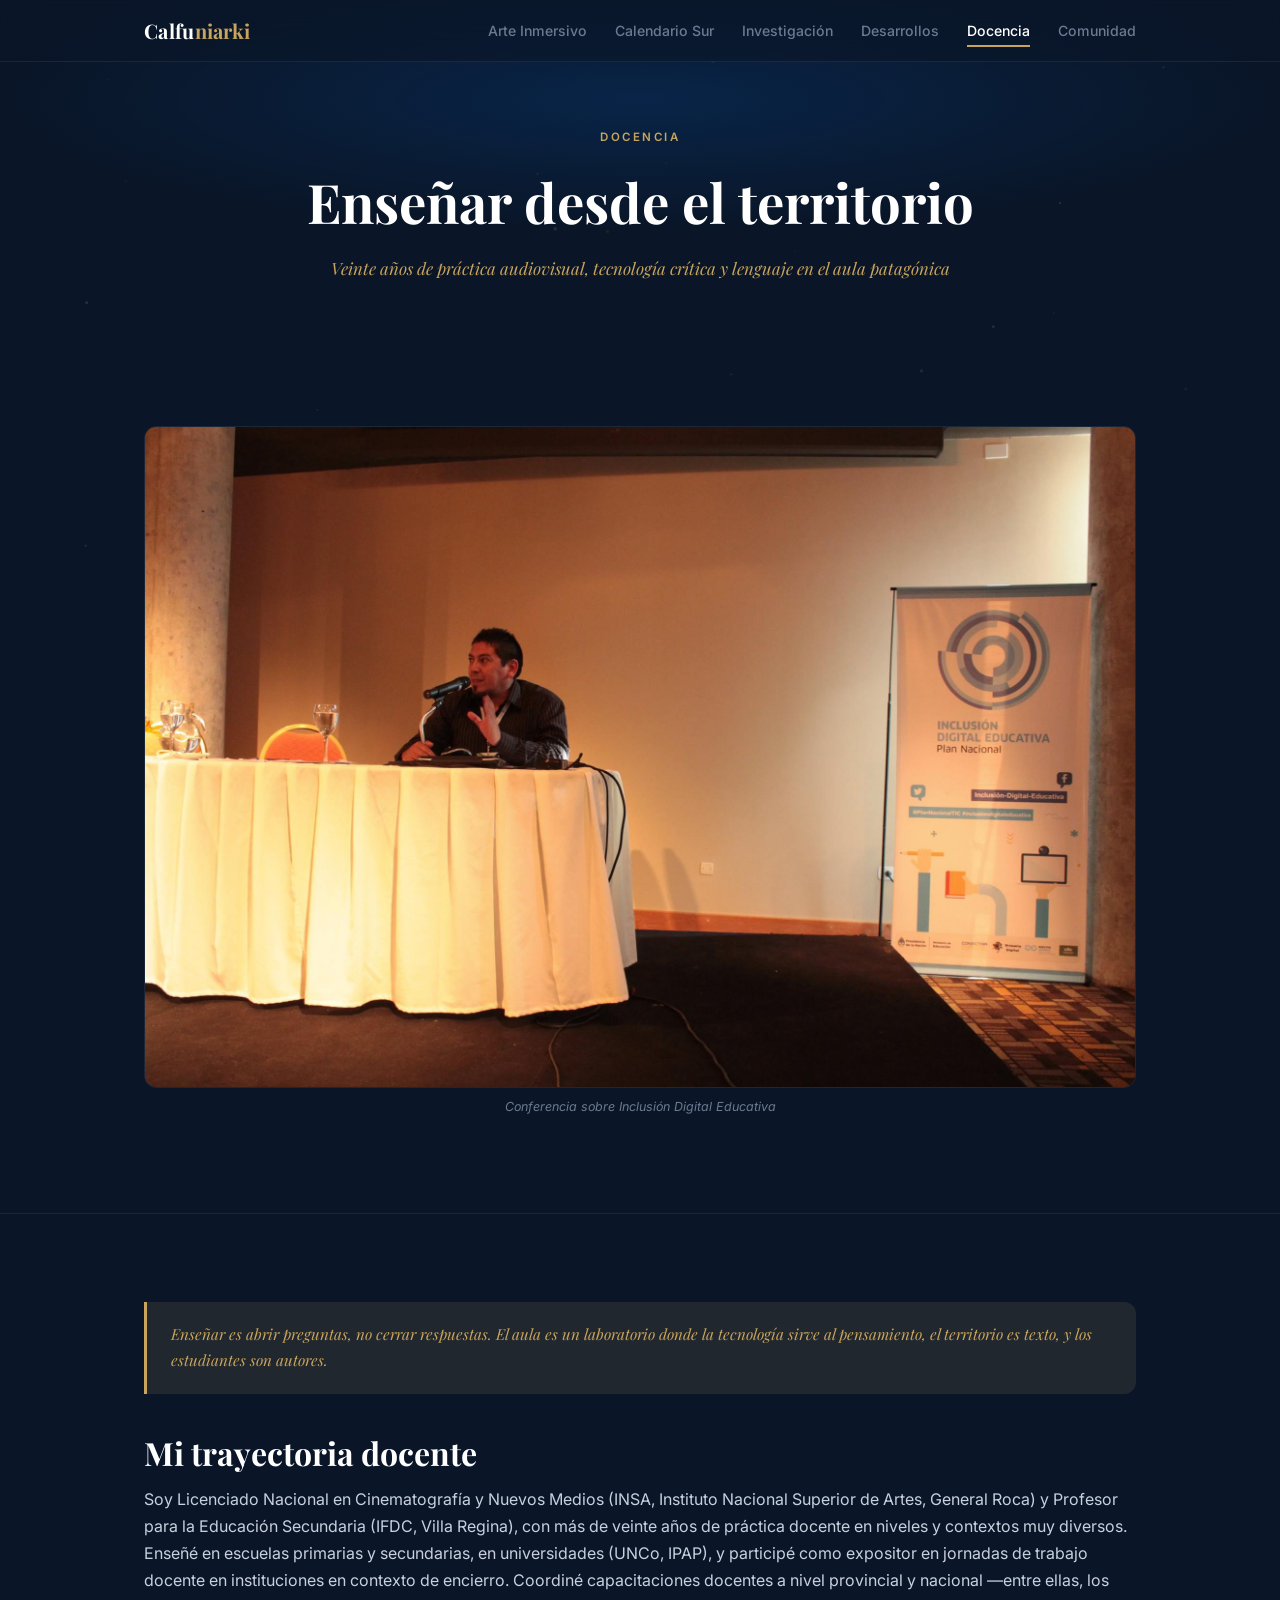
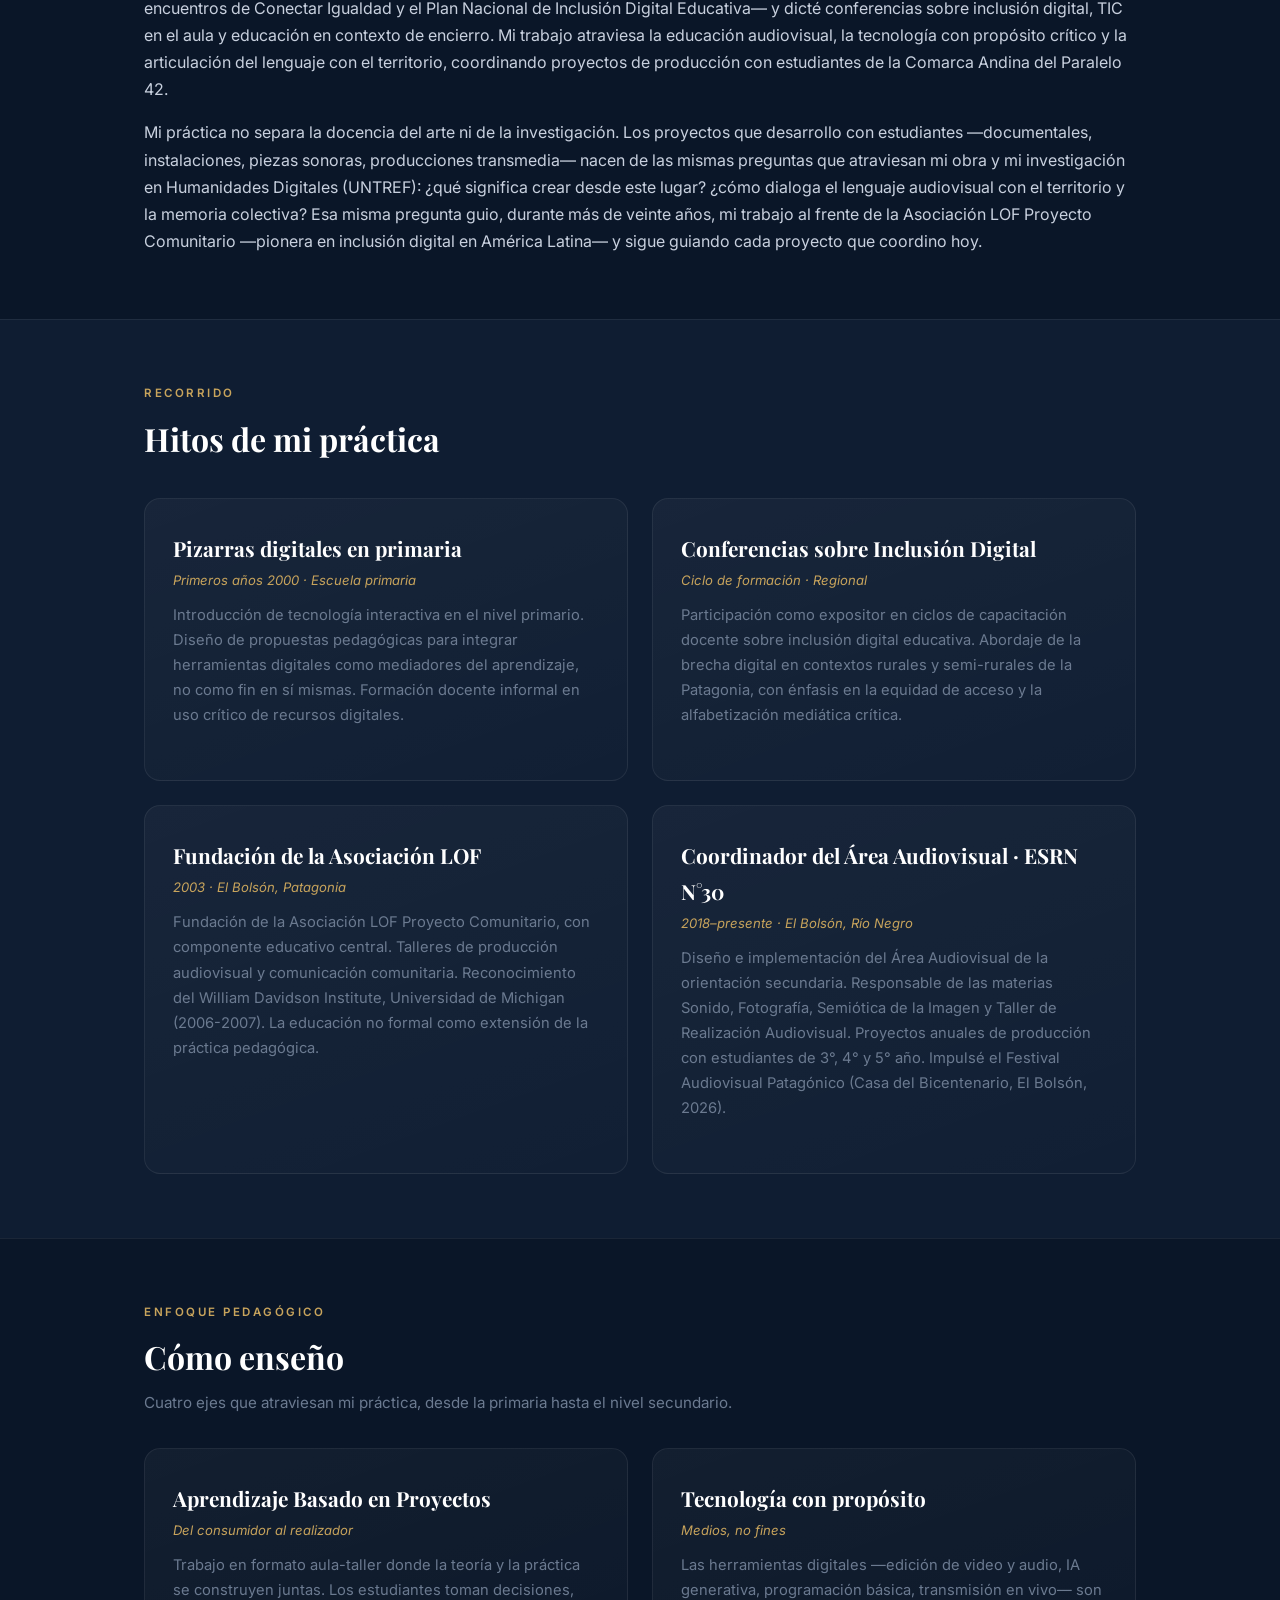
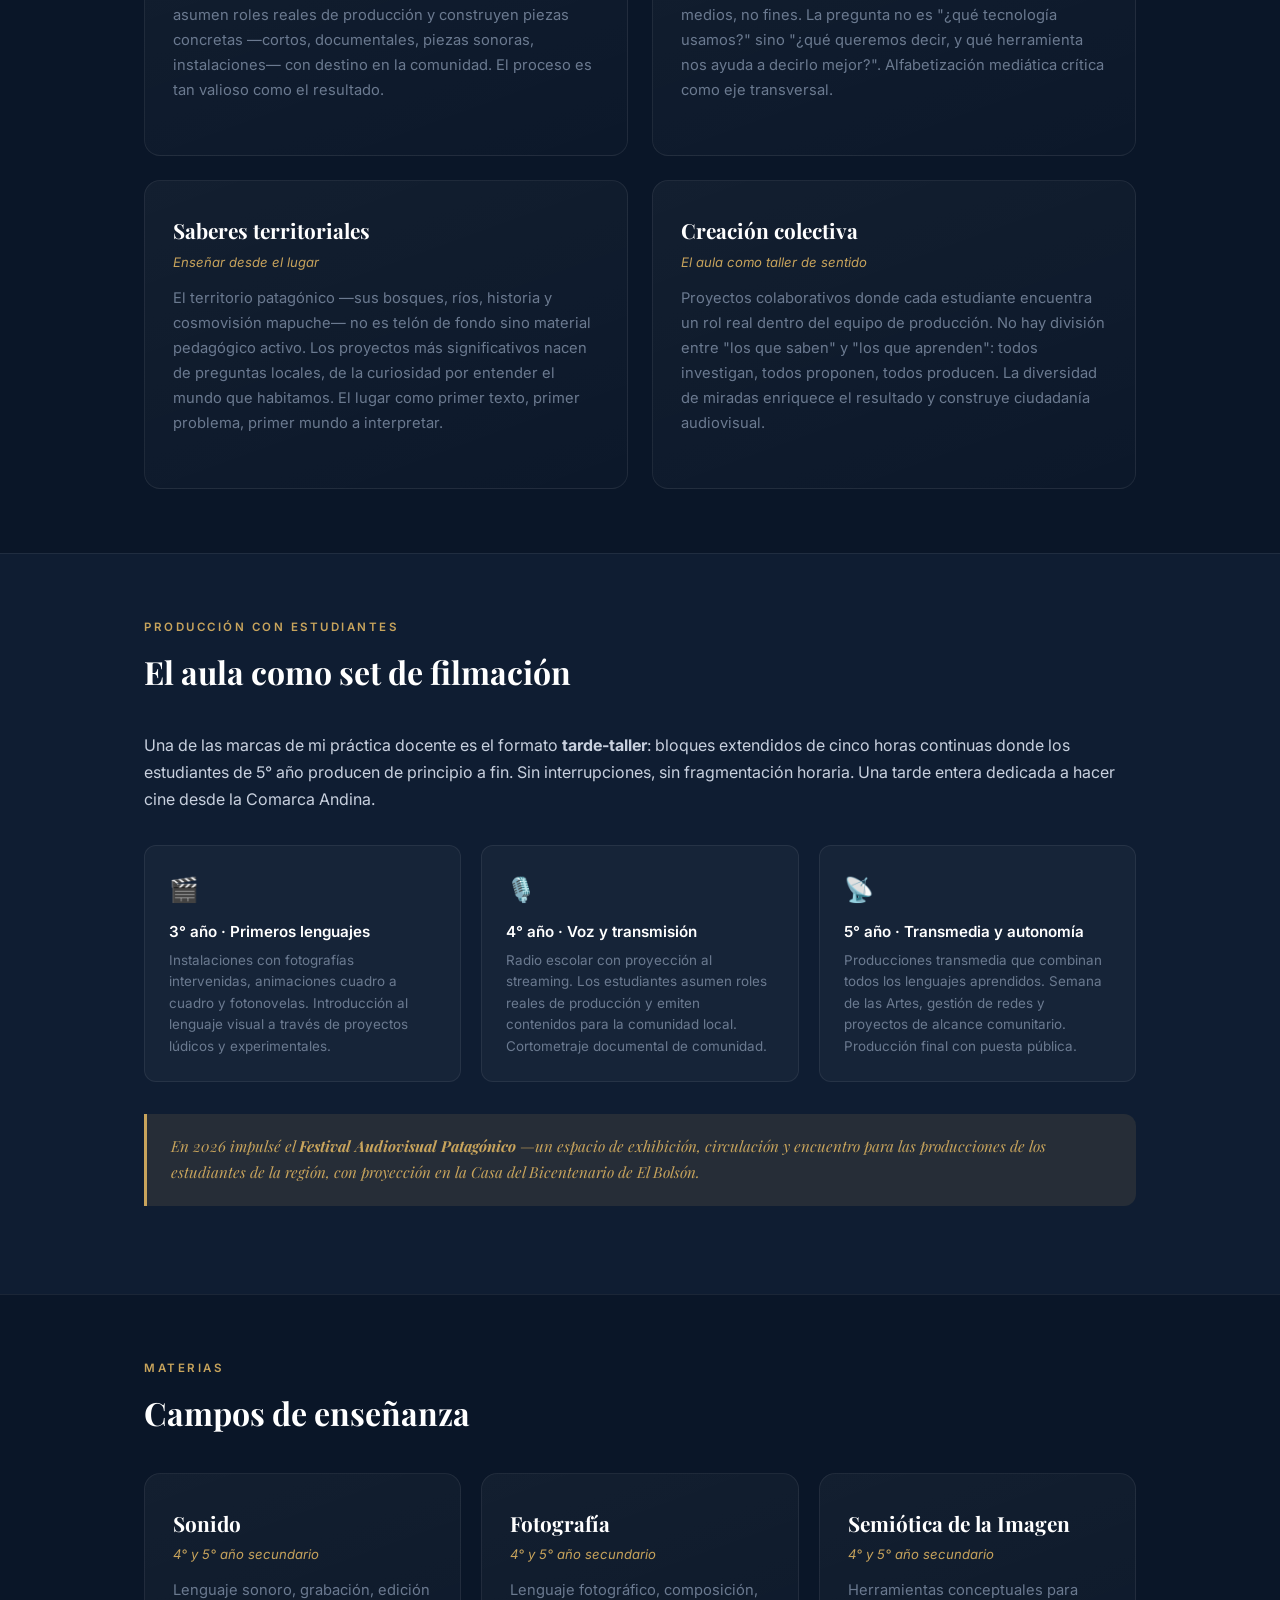
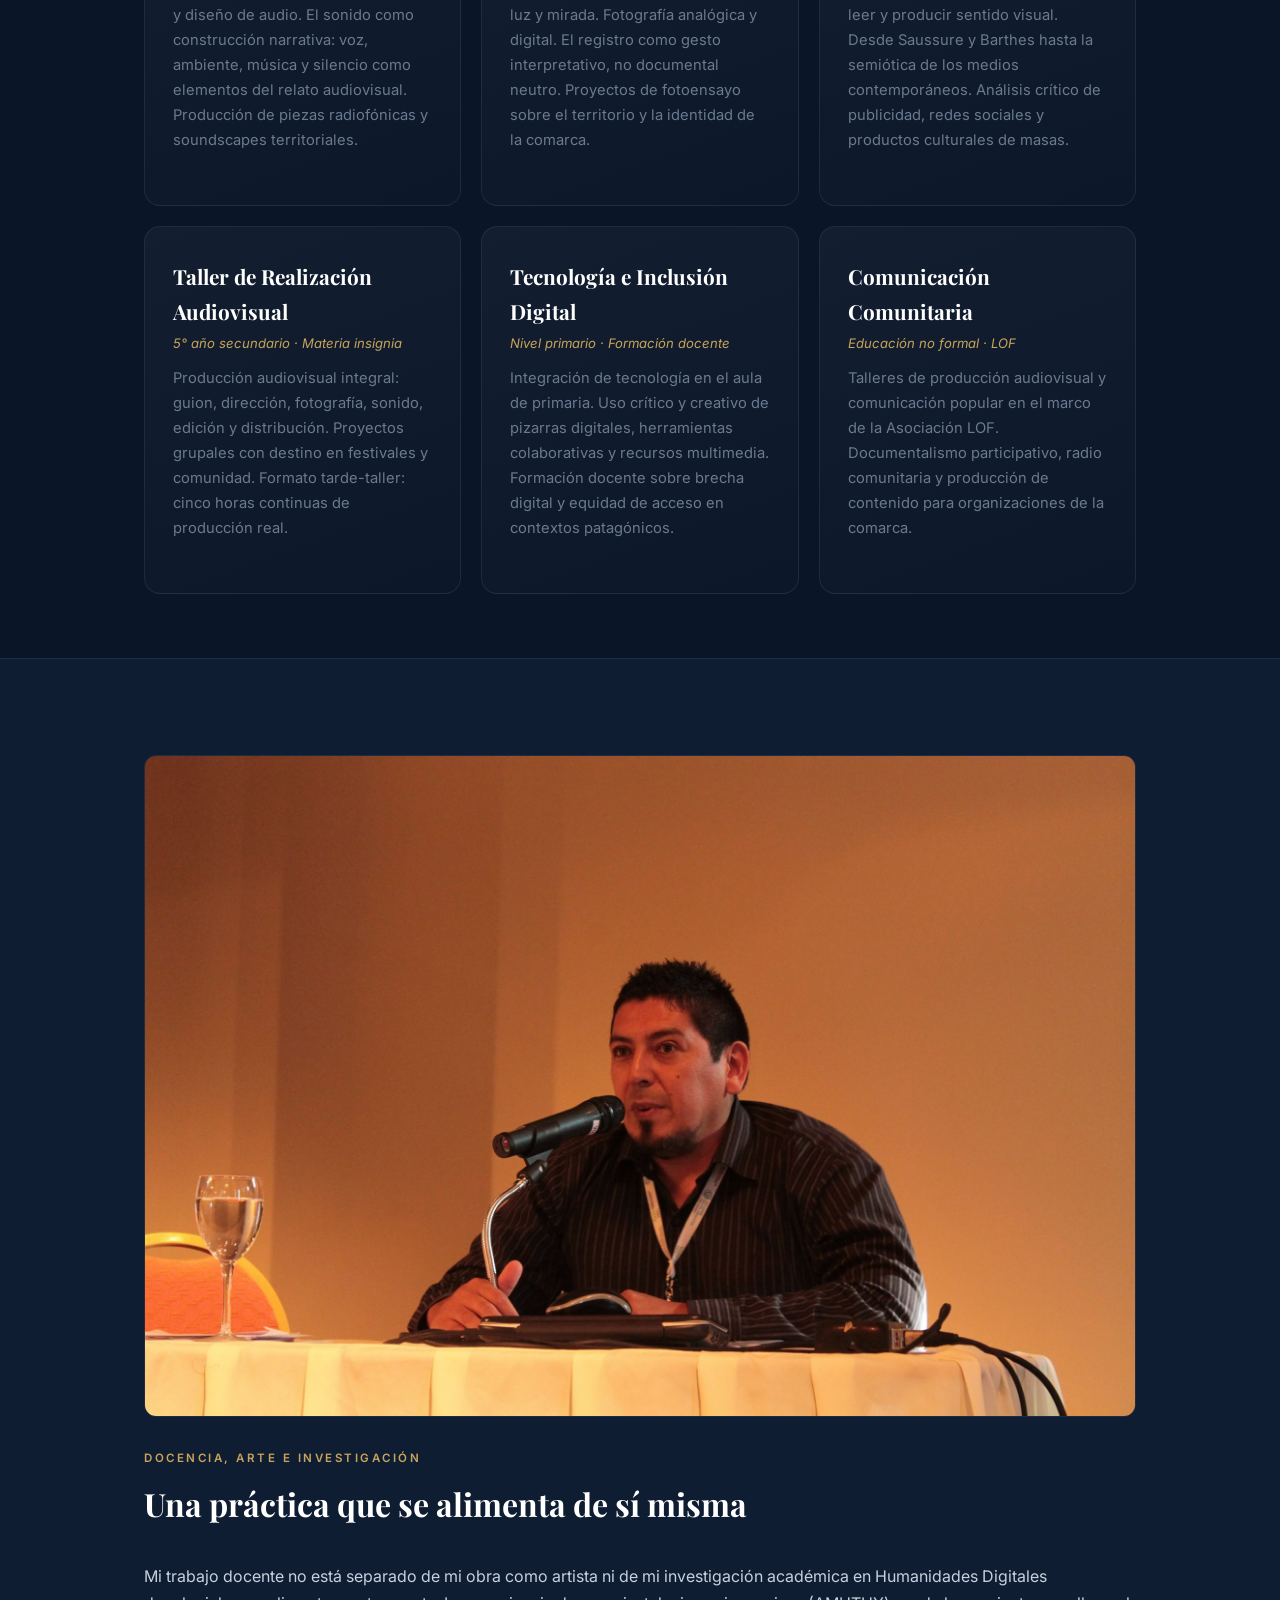
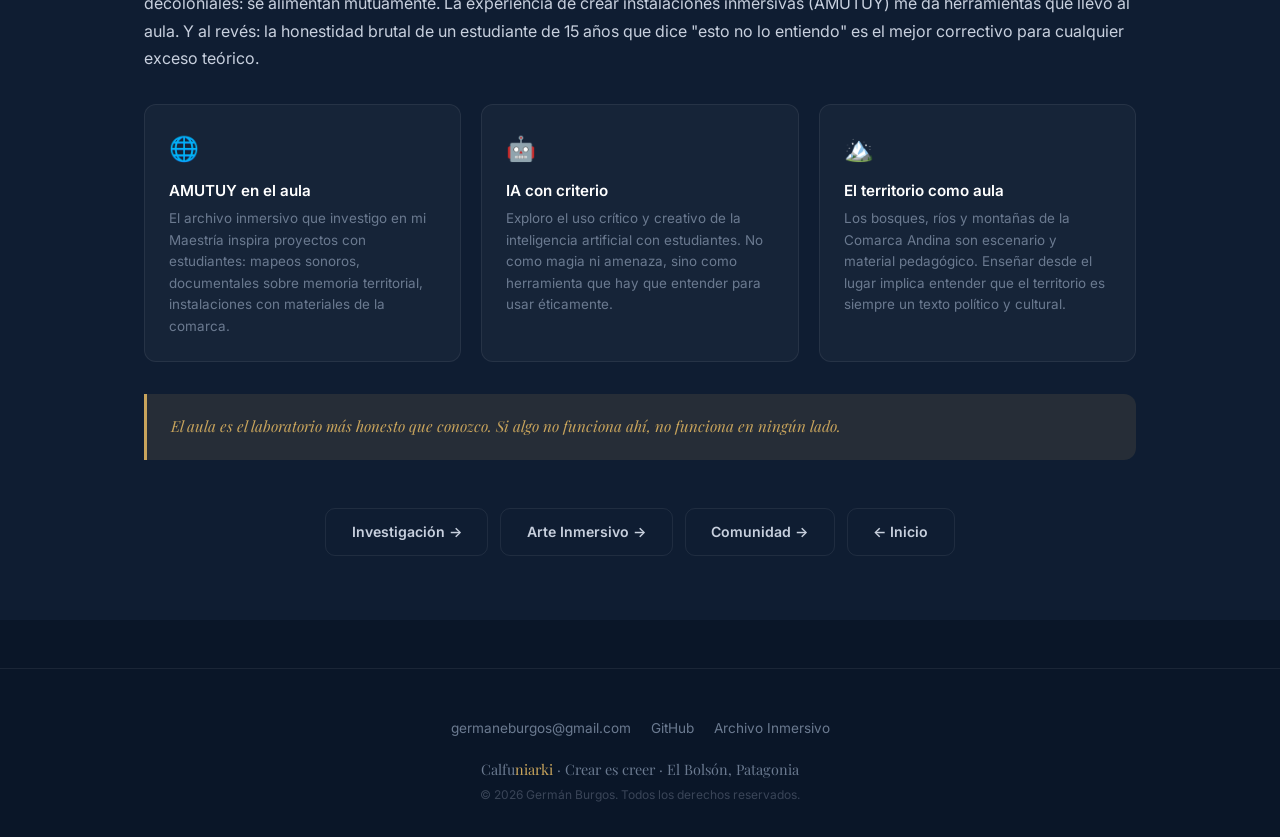
<file: docencia/index.html>
<!DOCTYPE html>
<html lang="es">
<head>
  <!-- Google Tag Manager -->
  <script>(function(w,d,s,l,i){w[l]=w[l]||[];w[l].push({'gtm.start':
  new Date().getTime(),event:'gtm.js'});var f=d.getElementsByTagName(s)[0],
  j=d.createElement(s),dl=l!='dataLayer'?'&l='+l:'';j.async=true;j.src=
  'https://www.googletagmanager.com/gtm.js?id='+i+dl;f.parentNode.insertBefore(j,f);
  })(window,document,'script','dataLayer','GTM-WHPK6CT9');</script>
  <!-- End Google Tag Manager -->
  <meta charset="UTF-8">
  <meta name="viewport" content="width=device-width,initial-scale=1">
  <title>Docencia — Calfuniarki</title>
  <meta name="description" content="Trayectoria docente de Germán Burgos — Lic./Prof. en Cinematografía y Nuevos Medios. Educación audiovisual, tecnología y territorio en Patagonia Argentina.">
  <link rel="canonical" href="https://calfuniarki.com/docencia/">
  <link rel="icon" type="image/svg+xml" href="../favicon.svg">
  <link rel="stylesheet" href="../styles.css">
  <!-- Google Analytics -->
</head>
<body>
  <!-- Google Tag Manager (noscript) -->
  <noscript><iframe src="https://www.googletagmanager.com/ns.html?id=GTM-WHPK6CT9"
  height="0" width="0" style="display:none;visibility:hidden"></iframe></noscript>
  <!-- End Google Tag Manager (noscript) -->

  <canvas id="particles"></canvas>
  <div class="nav-overlay"></div>

  <header class="site-header">
    <div class="container">
      <a href="../index.html" class="logo">Calfu<span>niarki</span></a>
      <button class="menu-toggle" aria-label="Menú">
        <span></span><span></span><span></span>
      </button>
      <nav class="nav-links">
        <a href="../arte/index.html" data-es="Arte Inmersivo" data-en="Immersive Art">Arte Inmersivo</a>
        <a href="../calendario-sur/index.html" data-es="Calendario Sur" data-en="Southern Calendar">Calendario Sur</a>
        <a href="../investigacion/index.html" data-es="Investigación" data-en="Research">Investigación</a>
        <a href="../desarrollos/index.html" data-es="Desarrollos" data-en="Developments">Desarrollos</a>
        <a href="../docencia/index.html" class="active" data-es="Docencia" data-en="Teaching">Docencia</a>
        <a href="../comunidad/index.html" data-es="Comunidad" data-en="Community">Comunidad</a>
      </nav>
    </div>
  </header>

  <main>
    <section class="page-hero">
      <div class="container">
        <p class="section-label reveal">Docencia</p>
        <h1 class="reveal delay-1">Enseñar desde el territorio</h1>
        <p class="tagline reveal delay-2">Veinte años de práctica audiovisual, tecnología crítica y lenguaje en el aula patagónica</p>
      </div>
    </section>

    <!-- Imagen principal -->
    <section class="section">
      <div class="container">
        <figure class="img-figure reveal">
          <img src="../img/Yo4.jpg" alt="Germán Burgos — Conferencia Inclusión Digital Educativa" loading="lazy">
          <figcaption>Conferencia sobre Inclusión Digital Educativa</figcaption>
        </figure>
      </div>
    </section>

    <!-- Intro -->
    <section class="section">
      <div class="container">
        <div class="reveal">
          <div class="highlight-box">
            <p>Enseñar es abrir preguntas, no cerrar respuestas. El aula es un laboratorio donde la tecnología sirve al pensamiento, el territorio es texto, y los estudiantes son autores.</p>
          </div>
        </div>

        <div class="mt-2 reveal">
          <h2 class="section-title">Mi trayectoria docente</h2>
          <p>Soy Licenciado Nacional en Cinematografía y Nuevos Medios (INSA, Instituto Nacional Superior de Artes, General Roca) y Profesor para la Educación Secundaria (IFDC, Villa Regina), con más de veinte años de práctica docente en niveles y contextos muy diversos. Enseñé en escuelas primarias y secundarias, en universidades (UNCo, IPAP), y participé como expositor en jornadas de trabajo docente en instituciones en contexto de encierro. Coordiné capacitaciones docentes a nivel provincial y nacional —entre ellas, los encuentros de Conectar Igualdad y el Plan Nacional de Inclusión Digital Educativa— y dicté conferencias sobre inclusión digital, TIC en el aula y educación en contexto de encierro. Mi trabajo atraviesa la educación audiovisual, la tecnología con propósito crítico y la articulación del lenguaje con el territorio, coordinando proyectos de producción con estudiantes de la Comarca Andina del Paralelo 42.</p>
        </div>

        <div class="mt-1 reveal">
          <p>Mi práctica no separa la docencia del arte ni de la investigación. Los proyectos que desarrollo con estudiantes —documentales, instalaciones, piezas sonoras, producciones transmedia— nacen de las mismas preguntas que atraviesan mi obra y mi investigación en Humanidades Digitales (UNTREF): ¿qué significa crear desde este lugar? ¿cómo dialoga el lenguaje audiovisual con el territorio y la memoria colectiva? Esa misma pregunta guio, durante más de veinte años, mi trabajo al frente de la Asociación LOF Proyecto Comunitario —pionera en inclusión digital en América Latina— y sigue guiando cada proyecto que coordino hoy.</p>
        </div>
      </div>
    </section>

    <!-- Timeline de trayectoria -->
    <section class="section" style="background:var(--bg-light)">
      <div class="container">
        <div class="reveal">
          <p class="section-label">Recorrido</p>
          <h2 class="section-title">Hitos de mi práctica</h2>
        </div>

        <div class="grid-2 mt-2">

          <div class="card reveal">
            <h3>Pizarras digitales en primaria</h3>
            <p class="card-tag">Primeros años 2000 · Escuela primaria</p>
            <p>Introducción de tecnología interactiva en el nivel primario. Diseño de propuestas pedagógicas para integrar herramientas digitales como mediadores del aprendizaje, no como fin en sí mismas. Formación docente informal en uso crítico de recursos digitales.</p>
          </div>

          <div class="card reveal delay-1">
            <h3>Conferencias sobre Inclusión Digital</h3>
            <p class="card-tag">Ciclo de formación · Regional</p>
            <p>Participación como expositor en ciclos de capacitación docente sobre inclusión digital educativa. Abordaje de la brecha digital en contextos rurales y semi-rurales de la Patagonia, con énfasis en la equidad de acceso y la alfabetización mediática crítica.</p>
          </div>

          <div class="card reveal">
            <h3>Fundación de la Asociación LOF</h3>
            <p class="card-tag">2003 · El Bolsón, Patagonia</p>
            <p>Fundación de la Asociación LOF Proyecto Comunitario, con componente educativo central. Talleres de producción audiovisual y comunicación comunitaria. Reconocimiento del William Davidson Institute, Universidad de Michigan (2006-2007). La educación no formal como extensión de la práctica pedagógica.</p>
          </div>

          <div class="card reveal delay-1">
            <h3>Coordinador del Área Audiovisual · ESRN N°30</h3>
            <p class="card-tag">2018–presente · El Bolsón, Río Negro</p>
            <p>Diseño e implementación del Área Audiovisual de la orientación secundaria. Responsable de las materias Sonido, Fotografía, Semiótica de la Imagen y Taller de Realización Audiovisual. Proyectos anuales de producción con estudiantes de 3°, 4° y 5° año. Impulsé el Festival Audiovisual Patagónico (Casa del Bicentenario, El Bolsón, 2026).</p>
          </div>

        </div>
      </div>
    </section>

    <!-- Enfoque pedagógico -->
    <section class="section">
      <div class="container">
        <div class="reveal">
          <p class="section-label">Enfoque pedagógico</p>
          <h2 class="section-title">Cómo enseño</h2>
          <p class="section-desc">Cuatro ejes que atraviesan mi práctica, desde la primaria hasta el nivel secundario.</p>
        </div>

        <div class="grid-2 mt-2">
          <div class="card reveal">
            <h3>Aprendizaje Basado en Proyectos</h3>
            <p class="card-tag">Del consumidor al realizador</p>
            <p>Trabajo en formato aula-taller donde la teoría y la práctica se construyen juntas. Los estudiantes toman decisiones, asumen roles reales de producción y construyen piezas concretas —cortos, documentales, piezas sonoras, instalaciones— con destino en la comunidad. El proceso es tan valioso como el resultado.</p>
          </div>
          <div class="card reveal delay-1">
            <h3>Tecnología con propósito</h3>
            <p class="card-tag">Medios, no fines</p>
            <p>Las herramientas digitales —edición de video y audio, IA generativa, programación básica, transmisión en vivo— son medios, no fines. La pregunta no es "¿qué tecnología usamos?" sino "¿qué queremos decir, y qué herramienta nos ayuda a decirlo mejor?". Alfabetización mediática crítica como eje transversal.</p>
          </div>
          <div class="card reveal">
            <h3>Saberes territoriales</h3>
            <p class="card-tag">Enseñar desde el lugar</p>
            <p>El territorio patagónico —sus bosques, ríos, historia y cosmovisión mapuche— no es telón de fondo sino material pedagógico activo. Los proyectos más significativos nacen de preguntas locales, de la curiosidad por entender el mundo que habitamos. El lugar como primer texto, primer problema, primer mundo a interpretar.</p>
          </div>
          <div class="card reveal delay-1">
            <h3>Creación colectiva</h3>
            <p class="card-tag">El aula como taller de sentido</p>
            <p>Proyectos colaborativos donde cada estudiante encuentra un rol real dentro del equipo de producción. No hay división entre "los que saben" y "los que aprenden": todos investigan, todos proponen, todos producen. La diversidad de miradas enriquece el resultado y construye ciudadanía audiovisual.</p>
          </div>
        </div>
      </div>
    </section>

    <!-- Producción audiovisual en el aula -->
    <section class="section" style="background:var(--bg-light)">
      <div class="container">
        <div class="reveal">
          <p class="section-label">Producción con estudiantes</p>
          <h2 class="section-title">El aula como set de filmación</h2>
        </div>

        <div class="mt-2 reveal">
          <p>Una de las marcas de mi práctica docente es el formato <strong>tarde-taller</strong>: bloques extendidos de cinco horas continuas donde los estudiantes de 5° año producen de principio a fin. Sin interrupciones, sin fragmentación horaria. Una tarde entera dedicada a hacer cine desde la Comarca Andina.</p>
        </div>

        <div class="grid-3 mt-2">
          <div class="feature reveal">
            <div class="icon">🎬</div>
            <h3>3° año · Primeros lenguajes</h3>
            <p>Instalaciones con fotografías intervenidas, animaciones cuadro a cuadro y fotonovelas. Introducción al lenguaje visual a través de proyectos lúdicos y experimentales.</p>
          </div>
          <div class="feature reveal delay-1">
            <div class="icon">🎙️</div>
            <h3>4° año · Voz y transmisión</h3>
            <p>Radio escolar con proyección al streaming. Los estudiantes asumen roles reales de producción y emiten contenidos para la comunidad local. Cortometraje documental de comunidad.</p>
          </div>
          <div class="feature reveal delay-2">
            <div class="icon">📡</div>
            <h3>5° año · Transmedia y autonomía</h3>
            <p>Producciones transmedia que combinan todos los lenguajes aprendidos. Semana de las Artes, gestión de redes y proyectos de alcance comunitario. Producción final con puesta pública.</p>
          </div>
        </div>

        <div class="mt-2 reveal">
          <div class="highlight-box">
            <p>En 2026 impulsé el <strong>Festival Audiovisual Patagónico</strong> —un espacio de exhibición, circulación y encuentro para las producciones de los estudiantes de la región, con proyección en la Casa del Bicentenario de El Bolsón.</p>
          </div>
        </div>
      </div>
    </section>

    <!-- Materias que enseño -->
    <section class="section">
      <div class="container">
        <div class="reveal">
          <p class="section-label">Materias</p>
          <h2 class="section-title">Campos de enseñanza</h2>
        </div>

        <div class="grid-3 mt-2">
          <div class="card reveal">
            <h3>Sonido</h3>
            <p class="card-tag">4° y 5° año secundario</p>
            <p>Lenguaje sonoro, grabación, edición y diseño de audio. El sonido como construcción narrativa: voz, ambiente, música y silencio como elementos del relato audiovisual. Producción de piezas radiofónicas y soundscapes territoriales.</p>
          </div>
          <div class="card reveal delay-1">
            <h3>Fotografía</h3>
            <p class="card-tag">4° y 5° año secundario</p>
            <p>Lenguaje fotográfico, composición, luz y mirada. Fotografía analógica y digital. El registro como gesto interpretativo, no documental neutro. Proyectos de fotoensayo sobre el territorio y la identidad de la comarca.</p>
          </div>
          <div class="card reveal delay-2">
            <h3>Semiótica de la Imagen</h3>
            <p class="card-tag">4° y 5° año secundario</p>
            <p>Herramientas conceptuales para leer y producir sentido visual. Desde Saussure y Barthes hasta la semiótica de los medios contemporáneos. Análisis crítico de publicidad, redes sociales y productos culturales de masas.</p>
          </div>
          <div class="card reveal">
            <h3>Taller de Realización Audiovisual</h3>
            <p class="card-tag">5° año secundario · Materia insignia</p>
            <p>Producción audiovisual integral: guion, dirección, fotografía, sonido, edición y distribución. Proyectos grupales con destino en festivales y comunidad. Formato tarde-taller: cinco horas continuas de producción real.</p>
          </div>
          <div class="card reveal delay-1">
            <h3>Tecnología e Inclusión Digital</h3>
            <p class="card-tag">Nivel primario · Formación docente</p>
            <p>Integración de tecnología en el aula de primaria. Uso crítico y creativo de pizarras digitales, herramientas colaborativas y recursos multimedia. Formación docente sobre brecha digital y equidad de acceso en contextos patagónicos.</p>
          </div>
          <div class="card reveal delay-2">
            <h3>Comunicación Comunitaria</h3>
            <p class="card-tag">Educación no formal · LOF</p>
            <p>Talleres de producción audiovisual y comunicación popular en el marco de la Asociación LOF. Documentalismo participativo, radio comunitaria y producción de contenido para organizaciones de la comarca.</p>
          </div>
        </div>
      </div>
    </section>

    <!-- Conexión con el resto de mi obra -->
    <section class="section" style="background:var(--bg-light)">
      <div class="container">
        <figure class="img-figure reveal">
          <img src="../img/Yo5.jpg" alt="Germán Burgos — Docencia y creación" loading="lazy">
        </figure>

        <div class="mt-2 reveal">
          <p class="section-label">Docencia, arte e investigación</p>
          <h2 class="section-title">Una práctica que se alimenta de sí misma</h2>
        </div>

        <div class="mt-2 reveal">
          <p>Mi trabajo docente no está separado de mi obra como artista ni de mi investigación académica en Humanidades Digitales decoloniales: se alimentan mutuamente. La experiencia de crear instalaciones inmersivas (AMUTUY) me da herramientas que llevo al aula. Y al revés: la honestidad brutal de un estudiante de 15 años que dice "esto no lo entiendo" es el mejor correctivo para cualquier exceso teórico.</p>
        </div>

        <div class="grid-3 mt-2">
          <div class="feature reveal">
            <div class="icon">🌐</div>
            <h3>AMUTUY en el aula</h3>
            <p>El archivo inmersivo que investigo en mi Maestría inspira proyectos con estudiantes: mapeos sonoros, documentales sobre memoria territorial, instalaciones con materiales de la comarca.</p>
          </div>
          <div class="feature reveal delay-1">
            <div class="icon">🤖</div>
            <h3>IA con criterio</h3>
            <p>Exploro el uso crítico y creativo de la inteligencia artificial con estudiantes. No como magia ni amenaza, sino como herramienta que hay que entender para usar éticamente.</p>
          </div>
          <div class="feature reveal delay-2">
            <div class="icon">🏔️</div>
            <h3>El territorio como aula</h3>
            <p>Los bosques, ríos y montañas de la Comarca Andina son escenario y material pedagógico. Enseñar desde el lugar implica entender que el territorio es siempre un texto político y cultural.</p>
          </div>
        </div>

        <div class="mt-2 reveal">
          <div class="highlight-box">
            <p>El aula es el laboratorio más honesto que conozco. Si algo no funciona ahí, no funciona en ningún lado.</p>
          </div>
        </div>

        <div class="mt-3 reveal flex-center">
          <a href="../investigacion/index.html" class="btn btn-outline">Investigación →</a>
          <a href="../arte/index.html" class="btn btn-outline">Arte Inmersivo →</a>
          <a href="../comunidad/index.html" class="btn btn-outline">Comunidad →</a>
          <a href="../index.html" class="btn btn-outline">← Inicio</a>
        </div>
      </div>
    </section>
  </main>

  <footer class="site-footer">
    <div class="container">
      <div class="footer-links">
        <a href="mailto:germaneburgos@gmail.com">germaneburgos@gmail.com</a>
        <a href="https://github.com/calfuniarki" target="_blank" rel="noopener">GitHub</a>
        <a href="https://archivo.lof.org.ar" target="_blank" rel="noopener">Archivo Inmersivo</a>
      </div>
      <p class="brand">Calfu<span>niarki</span> · Crear es creer · El Bolsón, Patagonia</p>
      <p class="copy">&copy; 2026 Germán Burgos. Todos los derechos reservados.</p>
    </div>
  </footer>

  <script src="../main.js"></script>
</body>
</html>
</file>
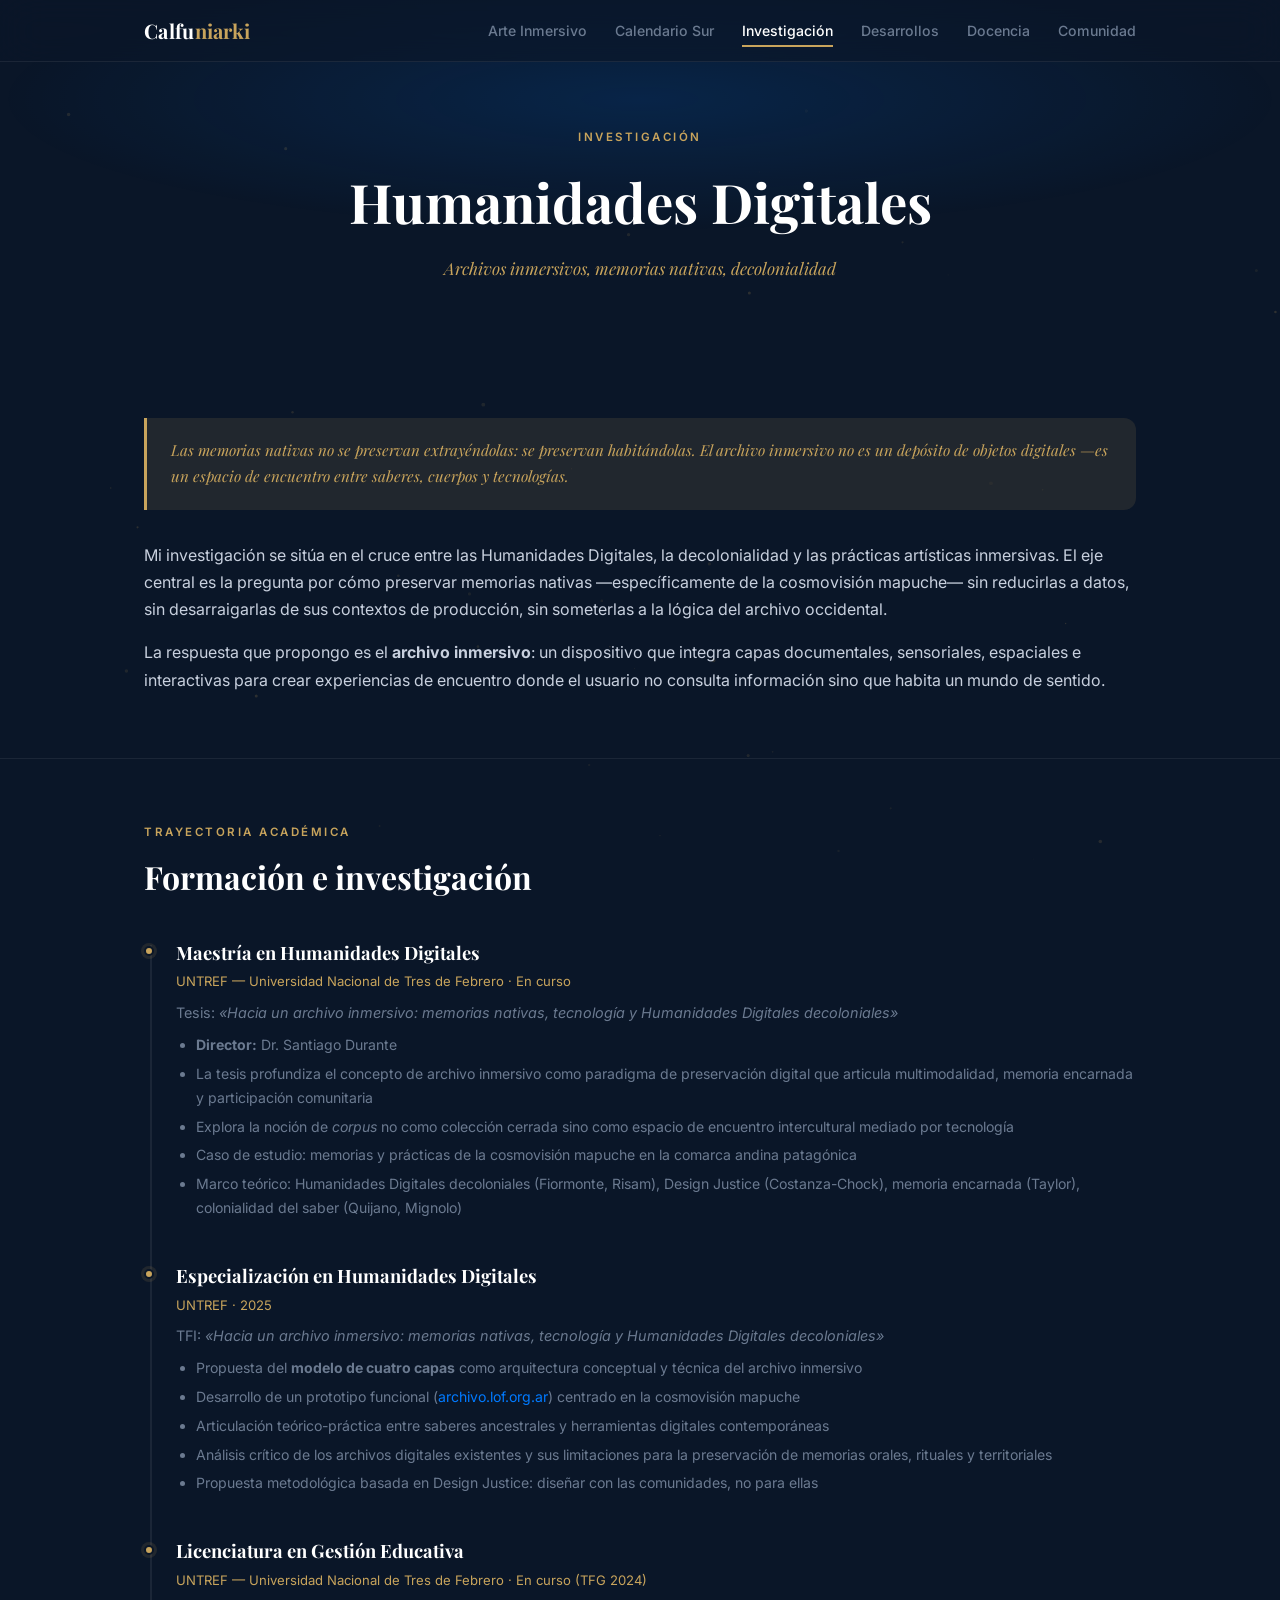
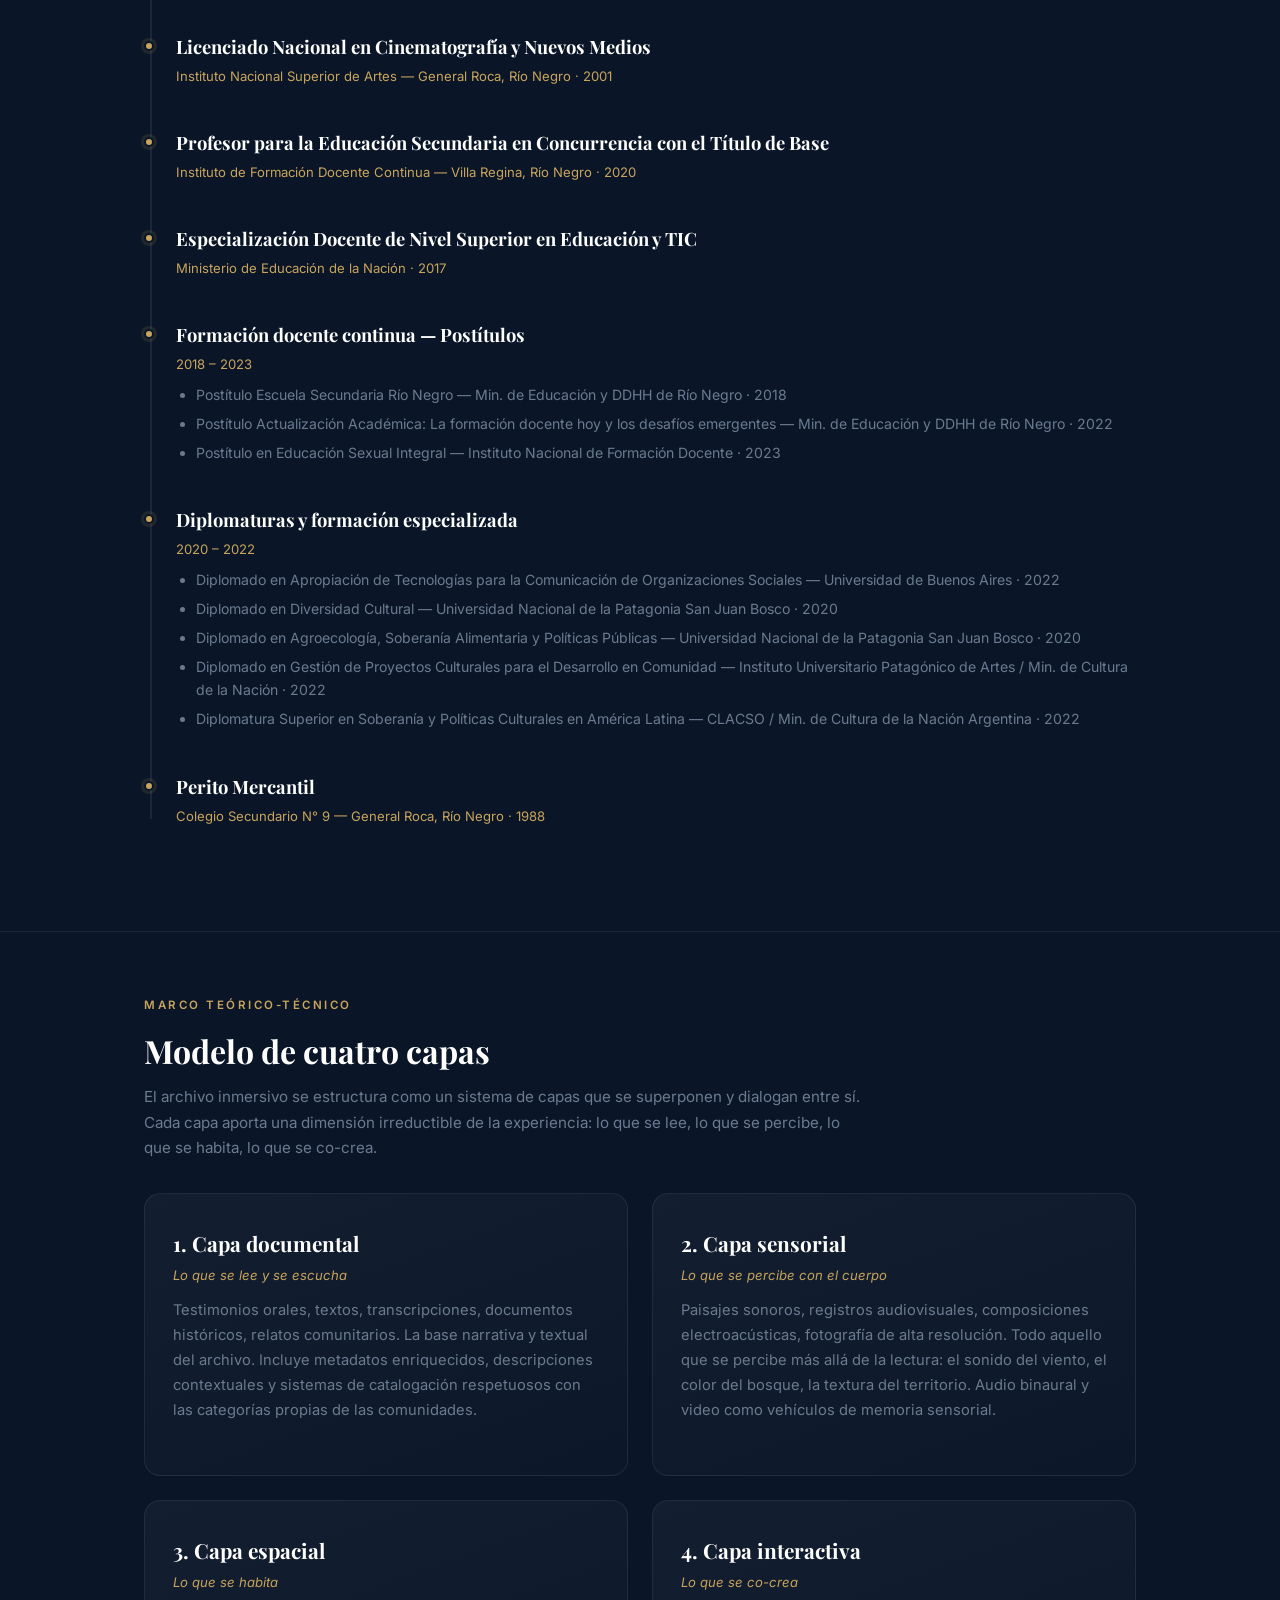
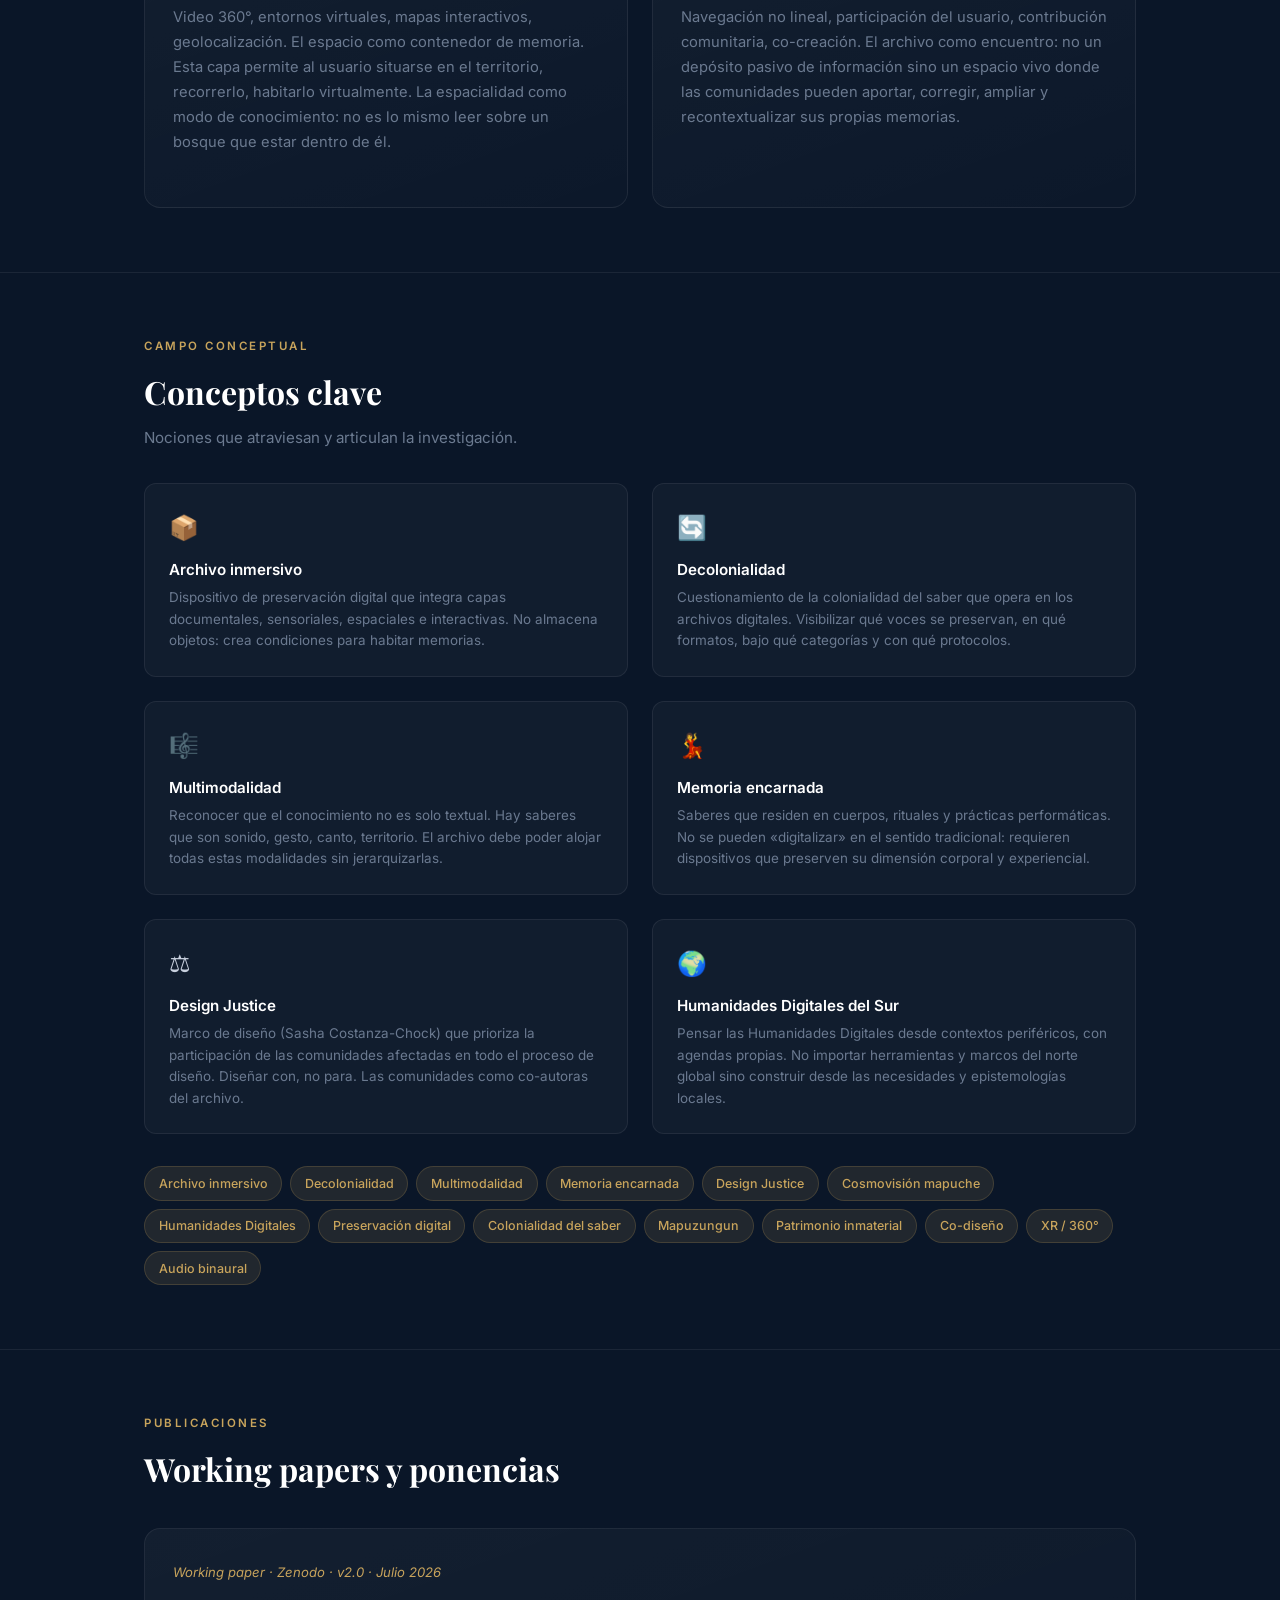
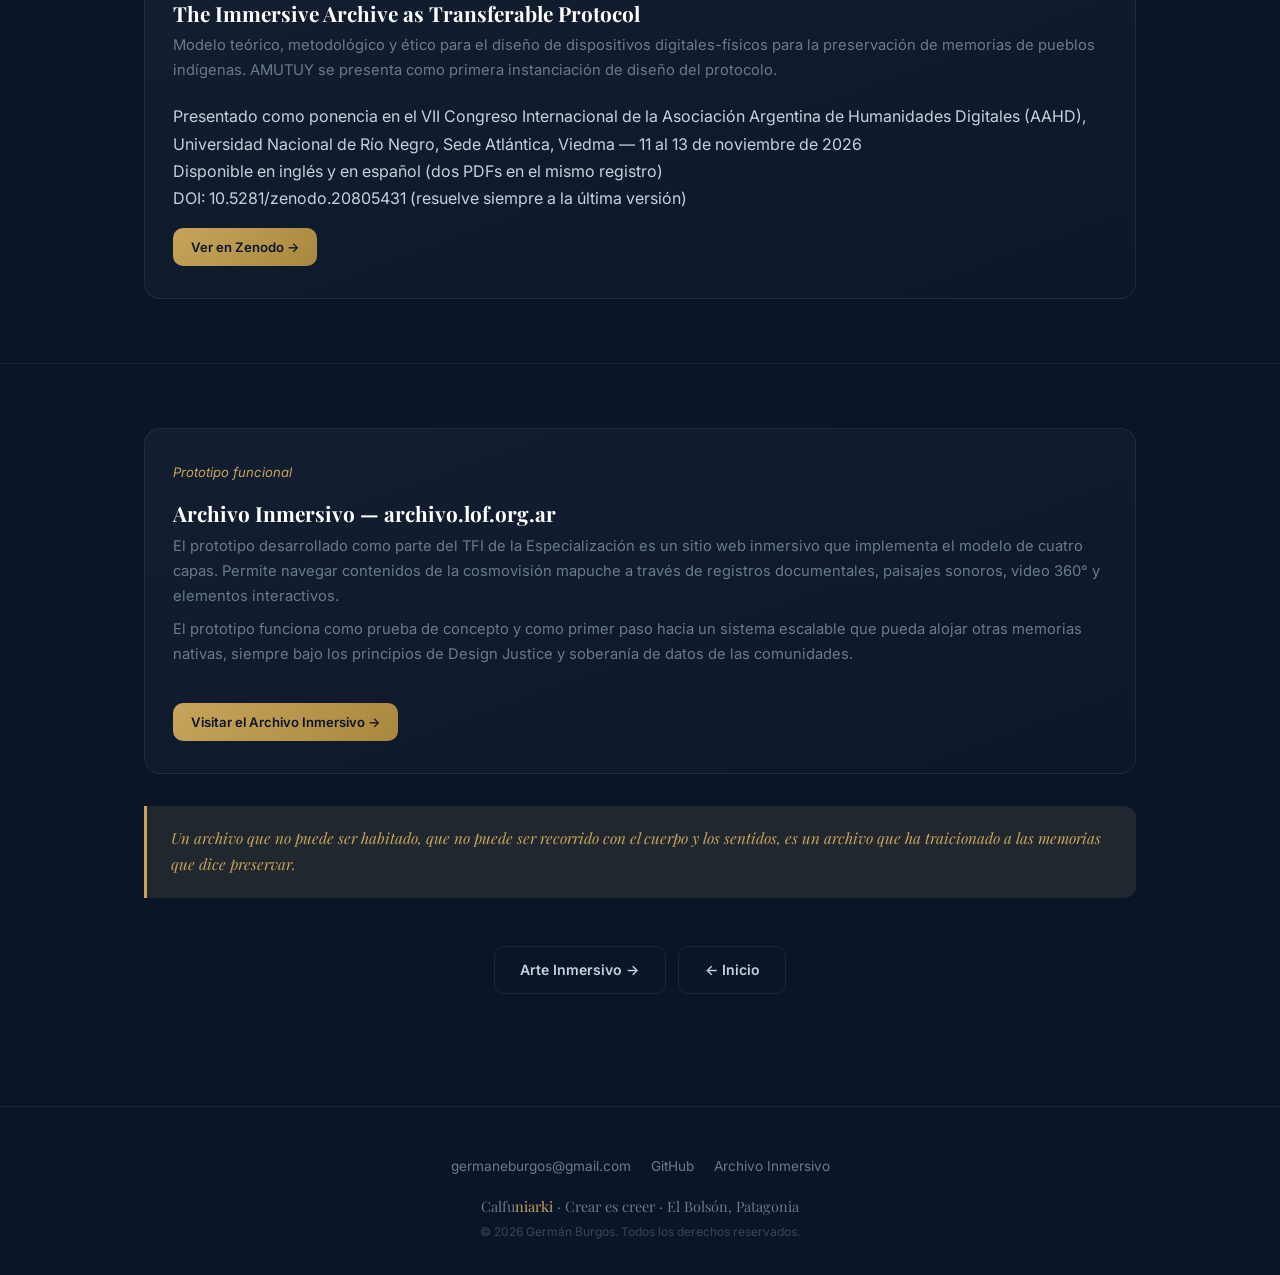
<file: investigacion/index.html>
<!DOCTYPE html>
<html lang="es">
<head>
  <!-- Google Tag Manager -->
  <script>(function(w,d,s,l,i){w[l]=w[l]||[];w[l].push({'gtm.start':
  new Date().getTime(),event:'gtm.js'});var f=d.getElementsByTagName(s)[0],
  j=d.createElement(s),dl=l!='dataLayer'?'&l='+l:'';j.async=true;j.src=
  'https://www.googletagmanager.com/gtm.js?id='+i+dl;f.parentNode.insertBefore(j,f);
  })(window,document,'script','dataLayer','GTM-WHPK6CT9');</script>
  <!-- End Google Tag Manager -->
  <meta charset="UTF-8">
  <meta name="viewport" content="width=device-width,initial-scale=1">
  <title>Investigación — Humanidades Digitales — Calfuniarki</title>
  <meta name="description" content="Investigación en Humanidades Digitales decoloniales: archivos inmersivos, memorias nativas y multimodalidad. Especialización y Maestría en UNTREF.">
  <link rel="canonical" href="https://calfuniarki.com/investigacion/">
  <link rel="icon" type="image/svg+xml" href="../favicon.svg">
  <link rel="stylesheet" href="../styles.css">
  <!-- Google Analytics -->
</head>
<body>
  <!-- Google Tag Manager (noscript) -->
  <noscript><iframe src="https://www.googletagmanager.com/ns.html?id=GTM-WHPK6CT9"
  height="0" width="0" style="display:none;visibility:hidden"></iframe></noscript>
  <!-- End Google Tag Manager (noscript) -->

  <canvas id="particles"></canvas>
  <div class="nav-overlay"></div>

  <header class="site-header">
    <div class="container">
      <a href="../index.html" class="logo">Calfu<span>niarki</span></a>
      <button class="menu-toggle" aria-label="Menú">
        <span></span><span></span><span></span>
      </button>
      <nav class="nav-links">
        <a href="../arte/index.html" data-es="Arte Inmersivo" data-en="Immersive Art">Arte Inmersivo</a>
        <a href="../calendario-sur/index.html" data-es="Calendario Sur" data-en="Southern Calendar">Calendario Sur</a>
        <a href="../investigacion/index.html" class="active" data-es="Investigación" data-en="Research">Investigación</a>
        <a href="../desarrollos/index.html" data-es="Desarrollos" data-en="Developments">Desarrollos</a>
        <a href="../docencia/index.html" data-es="Docencia" data-en="Teaching">Docencia</a>
        <a href="../comunidad/index.html" data-es="Comunidad" data-en="Community">Comunidad</a>
      </nav>
    </div>
  </header>

  <main>
    <section class="page-hero">
      <div class="container">
        <p class="section-label reveal">Investigación</p>
        <h1 class="reveal delay-1">Humanidades Digitales</h1>
        <p class="tagline reveal delay-2">Archivos inmersivos, memorias nativas, decolonialidad</p>
      </div>
    </section>

    <!-- Intro -->
    <section class="section">
      <div class="container">
        <div class="reveal">
          <div class="highlight-box">
            <p>Las memorias nativas no se preservan extrayéndolas: se preservan habitándolas. El archivo inmersivo no es un depósito de objetos digitales —es un espacio de encuentro entre saberes, cuerpos y tecnologías.</p>
          </div>
        </div>
        <div class="mt-2 reveal">
          <p>Mi investigación se sitúa en el cruce entre las Humanidades Digitales, la decolonialidad y las prácticas artísticas inmersivas. El eje central es la pregunta por cómo preservar memorias nativas —específicamente de la cosmovisión mapuche— sin reducirlas a datos, sin desarraigarlas de sus contextos de producción, sin someterlas a la lógica del archivo occidental.</p>
        </div>
        <div class="mt-1 reveal">
          <p>La respuesta que propongo es el <strong>archivo inmersivo</strong>: un dispositivo que integra capas documentales, sensoriales, espaciales e interactivas para crear experiencias de encuentro donde el usuario no consulta información sino que habita un mundo de sentido.</p>
        </div>
      </div>
    </section>

    <!-- Trayectoria académica -->
    <section class="section">
      <div class="container">
        <div class="reveal">
          <p class="section-label">Trayectoria académica</p>
          <h2 class="section-title">Formación e investigación</h2>
        </div>

        <div class="timeline mt-2">

          <!-- Maestría -->
          <div class="timeline-item reveal">
            <h3>Maestría en Humanidades Digitales</h3>
            <p class="meta">UNTREF — Universidad Nacional de Tres de Febrero · En curso</p>
            <p>Tesis: <em>«Hacia un archivo inmersivo: memorias nativas, tecnología y Humanidades Digitales decoloniales»</em></p>
            <ul>
              <li><strong>Director:</strong> Dr. Santiago Durante</li>
              <li>La tesis profundiza el concepto de archivo inmersivo como paradigma de preservación digital que articula multimodalidad, memoria encarnada y participación comunitaria</li>
              <li>Explora la noción de <em>corpus</em> no como colección cerrada sino como espacio de encuentro intercultural mediado por tecnología</li>
              <li>Caso de estudio: memorias y prácticas de la cosmovisión mapuche en la comarca andina patagónica</li>
              <li>Marco teórico: Humanidades Digitales decoloniales (Fiormonte, Risam), Design Justice (Costanza-Chock), memoria encarnada (Taylor), colonialidad del saber (Quijano, Mignolo)</li>
            </ul>
          </div>

          <!-- Especialización -->
          <div class="timeline-item reveal">
            <h3>Especialización en Humanidades Digitales</h3>
            <p class="meta">UNTREF · 2025</p>
            <p>TFI: <em>«Hacia un archivo inmersivo: memorias nativas, tecnología y Humanidades Digitales decoloniales»</em></p>
            <ul>
              <li>Propuesta del <strong>modelo de cuatro capas</strong> como arquitectura conceptual y técnica del archivo inmersivo</li>
              <li>Desarrollo de un prototipo funcional (<a href="https://archivo.lof.org.ar" target="_blank" rel="noopener">archivo.lof.org.ar</a>) centrado en la cosmovisión mapuche</li>
              <li>Articulación teórico-práctica entre saberes ancestrales y herramientas digitales contemporáneas</li>
              <li>Análisis crítico de los archivos digitales existentes y sus limitaciones para la preservación de memorias orales, rituales y territoriales</li>
              <li>Propuesta metodológica basada en Design Justice: diseñar con las comunidades, no para ellas</li>
            </ul>
          </div>

          <!-- Licenciatura en Gestión Educativa -->
          <div class="timeline-item reveal">
            <h3>Licenciatura en Gestión Educativa</h3>
            <p class="meta">UNTREF — Universidad Nacional de Tres de Febrero · En curso (TFG 2024)</p>
          </div>

          <!-- Cinematografía -->
          <div class="timeline-item reveal">
            <h3>Licenciado Nacional en Cinematografía y Nuevos Medios</h3>
            <p class="meta">Instituto Nacional Superior de Artes — General Roca, Río Negro · 2001</p>
          </div>

          <!-- Profesor Educación Secundaria -->
          <div class="timeline-item reveal">
            <h3>Profesor para la Educación Secundaria en Concurrencia con el Título de Base</h3>
            <p class="meta">Instituto de Formación Docente Continua — Villa Regina, Río Negro · 2020</p>
          </div>

          <!-- TIC -->
          <div class="timeline-item reveal">
            <h3>Especialización Docente de Nivel Superior en Educación y TIC</h3>
            <p class="meta">Ministerio de Educación de la Nación · 2017</p>
          </div>

          <!-- Postítulos -->
          <div class="timeline-item reveal">
            <h3>Formación docente continua — Postítulos</h3>
            <p class="meta">2018 – 2023</p>
            <ul>
              <li>Postítulo Escuela Secundaria Río Negro — Min. de Educación y DDHH de Río Negro · 2018</li>
              <li>Postítulo Actualización Académica: La formación docente hoy y los desafíos emergentes — Min. de Educación y DDHH de Río Negro · 2022</li>
              <li>Postítulo en Educación Sexual Integral — Instituto Nacional de Formación Docente · 2023</li>
            </ul>
          </div>

          <!-- Diplomaturas -->
          <div class="timeline-item reveal">
            <h3>Diplomaturas y formación especializada</h3>
            <p class="meta">2020 – 2022</p>
            <ul>
              <li>Diplomado en Apropiación de Tecnologías para la Comunicación de Organizaciones Sociales — Universidad de Buenos Aires · 2022</li>
              <li>Diplomado en Diversidad Cultural — Universidad Nacional de la Patagonia San Juan Bosco · 2020</li>
              <li>Diplomado en Agroecología, Soberanía Alimentaria y Políticas Públicas — Universidad Nacional de la Patagonia San Juan Bosco · 2020</li>
              <li>Diplomado en Gestión de Proyectos Culturales para el Desarrollo en Comunidad — Instituto Universitario Patagónico de Artes / Min. de Cultura de la Nación · 2022</li>
              <li>Diplomatura Superior en Soberanía y Políticas Culturales en América Latina — CLACSO / Min. de Cultura de la Nación Argentina · 2022</li>
            </ul>
          </div>

          <!-- Perito Mercantil -->
          <div class="timeline-item reveal">
            <h3>Perito Mercantil</h3>
            <p class="meta">Colegio Secundario N° 9 — General Roca, Río Negro · 1988</p>
          </div>

        </div>
      </div>
    </section>

    <!-- Modelo de cuatro capas -->
    <section class="section">
      <div class="container">
        <div class="reveal">
          <p class="section-label">Marco teórico-técnico</p>
          <h2 class="section-title">Modelo de cuatro capas</h2>
          <p class="section-desc" style="max-width:720px">El archivo inmersivo se estructura como un sistema de capas que se superponen y dialogan entre sí. Cada capa aporta una dimensión irreductible de la experiencia: lo que se lee, lo que se percibe, lo que se habita, lo que se co-crea.</p>
        </div>

        <div class="grid-2 mt-2">
          <div class="card reveal">
            <h3>1. Capa documental</h3>
            <p class="card-tag">Lo que se lee y se escucha</p>
            <p>Testimonios orales, textos, transcripciones, documentos históricos, relatos comunitarios. La base narrativa y textual del archivo. Incluye metadatos enriquecidos, descripciones contextuales y sistemas de catalogación respetuosos con las categorías propias de las comunidades.</p>
          </div>
          <div class="card reveal delay-1">
            <h3>2. Capa sensorial</h3>
            <p class="card-tag">Lo que se percibe con el cuerpo</p>
            <p>Paisajes sonoros, registros audiovisuales, composiciones electroacústicas, fotografía de alta resolución. Todo aquello que se percibe más allá de la lectura: el sonido del viento, el color del bosque, la textura del territorio. Audio binaural y video como vehículos de memoria sensorial.</p>
          </div>
          <div class="card reveal">
            <h3>3. Capa espacial</h3>
            <p class="card-tag">Lo que se habita</p>
            <p>Video 360°, entornos virtuales, mapas interactivos, geolocalización. El espacio como contenedor de memoria. Esta capa permite al usuario situarse en el territorio, recorrerlo, habitarlo virtualmente. La espacialidad como modo de conocimiento: no es lo mismo leer sobre un bosque que estar dentro de él.</p>
          </div>
          <div class="card reveal delay-1">
            <h3>4. Capa interactiva</h3>
            <p class="card-tag">Lo que se co-crea</p>
            <p>Navegación no lineal, participación del usuario, contribución comunitaria, co-creación. El archivo como encuentro: no un depósito pasivo de información sino un espacio vivo donde las comunidades pueden aportar, corregir, ampliar y recontextualizar sus propias memorias.</p>
          </div>
        </div>
      </div>
    </section>

    <!-- Conceptos clave -->
    <section class="section">
      <div class="container">
        <div class="reveal">
          <p class="section-label">Campo conceptual</p>
          <h2 class="section-title">Conceptos clave</h2>
          <p class="section-desc">Nociones que atraviesan y articulan la investigación.</p>
        </div>

        <div class="grid-2 mt-2">
          <div class="feature reveal">
            <div class="icon">📦</div>
            <h3>Archivo inmersivo</h3>
            <p>Dispositivo de preservación digital que integra capas documentales, sensoriales, espaciales e interactivas. No almacena objetos: crea condiciones para habitar memorias.</p>
          </div>
          <div class="feature reveal delay-1">
            <div class="icon">🔄</div>
            <h3>Decolonialidad</h3>
            <p>Cuestionamiento de la colonialidad del saber que opera en los archivos digitales. Visibilizar qué voces se preservan, en qué formatos, bajo qué categorías y con qué protocolos.</p>
          </div>
          <div class="feature reveal">
            <div class="icon">🎼</div>
            <h3>Multimodalidad</h3>
            <p>Reconocer que el conocimiento no es solo textual. Hay saberes que son sonido, gesto, canto, territorio. El archivo debe poder alojar todas estas modalidades sin jerarquizarlas.</p>
          </div>
          <div class="feature reveal delay-1">
            <div class="icon">💃</div>
            <h3>Memoria encarnada</h3>
            <p>Saberes que residen en cuerpos, rituales y prácticas performáticas. No se pueden «digitalizar» en el sentido tradicional: requieren dispositivos que preserven su dimensión corporal y experiencial.</p>
          </div>
          <div class="feature reveal">
            <div class="icon">⚖️</div>
            <h3>Design Justice</h3>
            <p>Marco de diseño (Sasha Costanza-Chock) que prioriza la participación de las comunidades afectadas en todo el proceso de diseño. Diseñar con, no para. Las comunidades como co-autoras del archivo.</p>
          </div>
          <div class="feature reveal delay-1">
            <div class="icon">🌍</div>
            <h3>Humanidades Digitales del Sur</h3>
            <p>Pensar las Humanidades Digitales desde contextos periféricos, con agendas propias. No importar herramientas y marcos del norte global sino construir desde las necesidades y epistemologías locales.</p>
          </div>
        </div>

        <div class="mt-2 reveal">
          <div class="tags">
            <span class="tag">Archivo inmersivo</span>
            <span class="tag">Decolonialidad</span>
            <span class="tag">Multimodalidad</span>
            <span class="tag">Memoria encarnada</span>
            <span class="tag">Design Justice</span>
            <span class="tag">Cosmovisión mapuche</span>
            <span class="tag">Humanidades Digitales</span>
            <span class="tag">Preservación digital</span>
            <span class="tag">Colonialidad del saber</span>
            <span class="tag">Mapuzungun</span>
            <span class="tag">Patrimonio inmaterial</span>
            <span class="tag">Co-diseño</span>
            <span class="tag">XR / 360°</span>
            <span class="tag">Audio binaural</span>
          </div>
        </div>
      </div>
    </section>

    <!-- Publicaciones -->
    <section class="section">
      <div class="container">
        <div class="reveal">
          <p class="section-label">Publicaciones</p>
          <h2 class="section-title">Working papers y ponencias</h2>
        </div>
        <div class="mt-2 reveal">
          <div class="card">
            <p class="card-tag">Working paper · Zenodo · v2.0 · Julio 2026</p>
            <h3>The Immersive Archive as Transferable Protocol</h3>
            <p>Modelo teórico, metodológico y ético para el diseño de dispositivos digitales-físicos para la preservación de memorias de pueblos indígenas. AMUTUY se presenta como primera instanciación de diseño del protocolo.</p>
            <ul>
              <li>Presentado como ponencia en el VII Congreso Internacional de la Asociación Argentina de Humanidades Digitales (AAHD), Universidad Nacional de Río Negro, Sede Atlántica, Viedma — 11 al 13 de noviembre de 2026</li>
              <li>Disponible en inglés y en español (dos PDFs en el mismo registro)</li>
              <li>DOI: 10.5281/zenodo.20805431 (resuelve siempre a la última versión)</li>
            </ul>
            <a href="https://doi.org/10.5281/zenodo.20805431" class="btn btn-gold btn-sm mt-1" target="_blank" rel="noopener">Ver en Zenodo →</a>
          </div>
        </div>
      </div>
    </section>

    <!-- Prototipo -->
    <section class="section">
      <div class="container">
        <div class="reveal">
          <div class="card">
            <p class="card-tag">Prototipo funcional</p>
            <h3>Archivo Inmersivo — archivo.lof.org.ar</h3>
            <p>El prototipo desarrollado como parte del TFI de la Especialización es un sitio web inmersivo que implementa el modelo de cuatro capas. Permite navegar contenidos de la cosmovisión mapuche a través de registros documentales, paisajes sonoros, video 360° y elementos interactivos.</p>
            <p>El prototipo funciona como prueba de concepto y como primer paso hacia un sistema escalable que pueda alojar otras memorias nativas, siempre bajo los principios de Design Justice y soberanía de datos de las comunidades.</p>
            <a href="https://archivo.lof.org.ar" class="btn btn-gold btn-sm mt-1" target="_blank" rel="noopener">Visitar el Archivo Inmersivo →</a>
          </div>
        </div>

        <div class="mt-2 reveal">
          <div class="highlight-box">
            <p>Un archivo que no puede ser habitado, que no puede ser recorrido con el cuerpo y los sentidos, es un archivo que ha traicionado a las memorias que dice preservar.</p>
          </div>
        </div>

        <div class="mt-3 reveal flex-center">
          <a href="../arte/index.html" class="btn btn-outline">Arte Inmersivo →</a>
          <a href="../index.html" class="btn btn-outline">← Inicio</a>
        </div>
      </div>
    </section>
  </main>

  <footer class="site-footer">
    <div class="container">
      <div class="footer-links">
        <a href="mailto:germaneburgos@gmail.com">germaneburgos@gmail.com</a>
        <a href="https://github.com/calfuniarki" target="_blank" rel="noopener">GitHub</a>
        <a href="https://archivo.lof.org.ar" target="_blank" rel="noopener">Archivo Inmersivo</a>
      </div>
      <p class="brand">Calfu<span>niarki</span> · Crear es creer · El Bolsón, Patagonia</p>
      <p class="copy">&copy; 2026 Germán Burgos. Todos los derechos reservados.</p>
    </div>
  </footer>

  <script src="../main.js"></script>
</body>
</html>
</file>
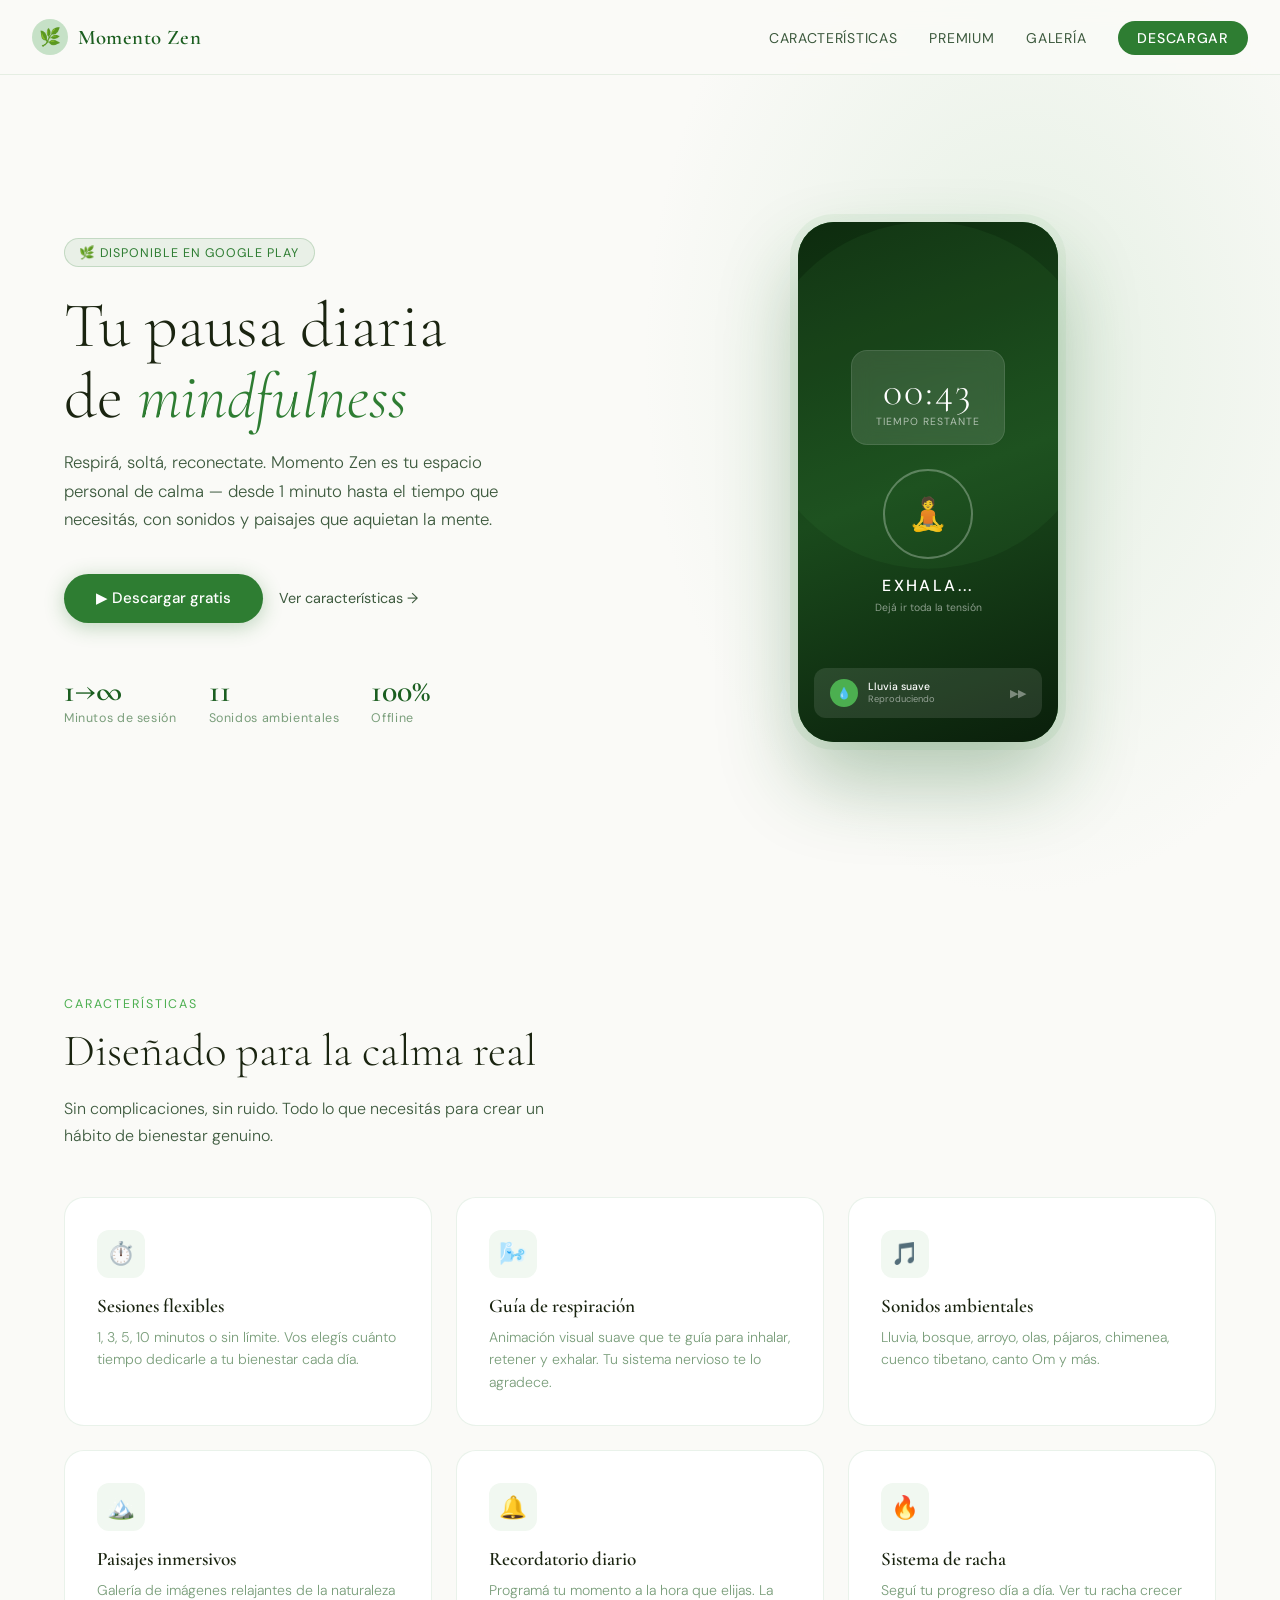
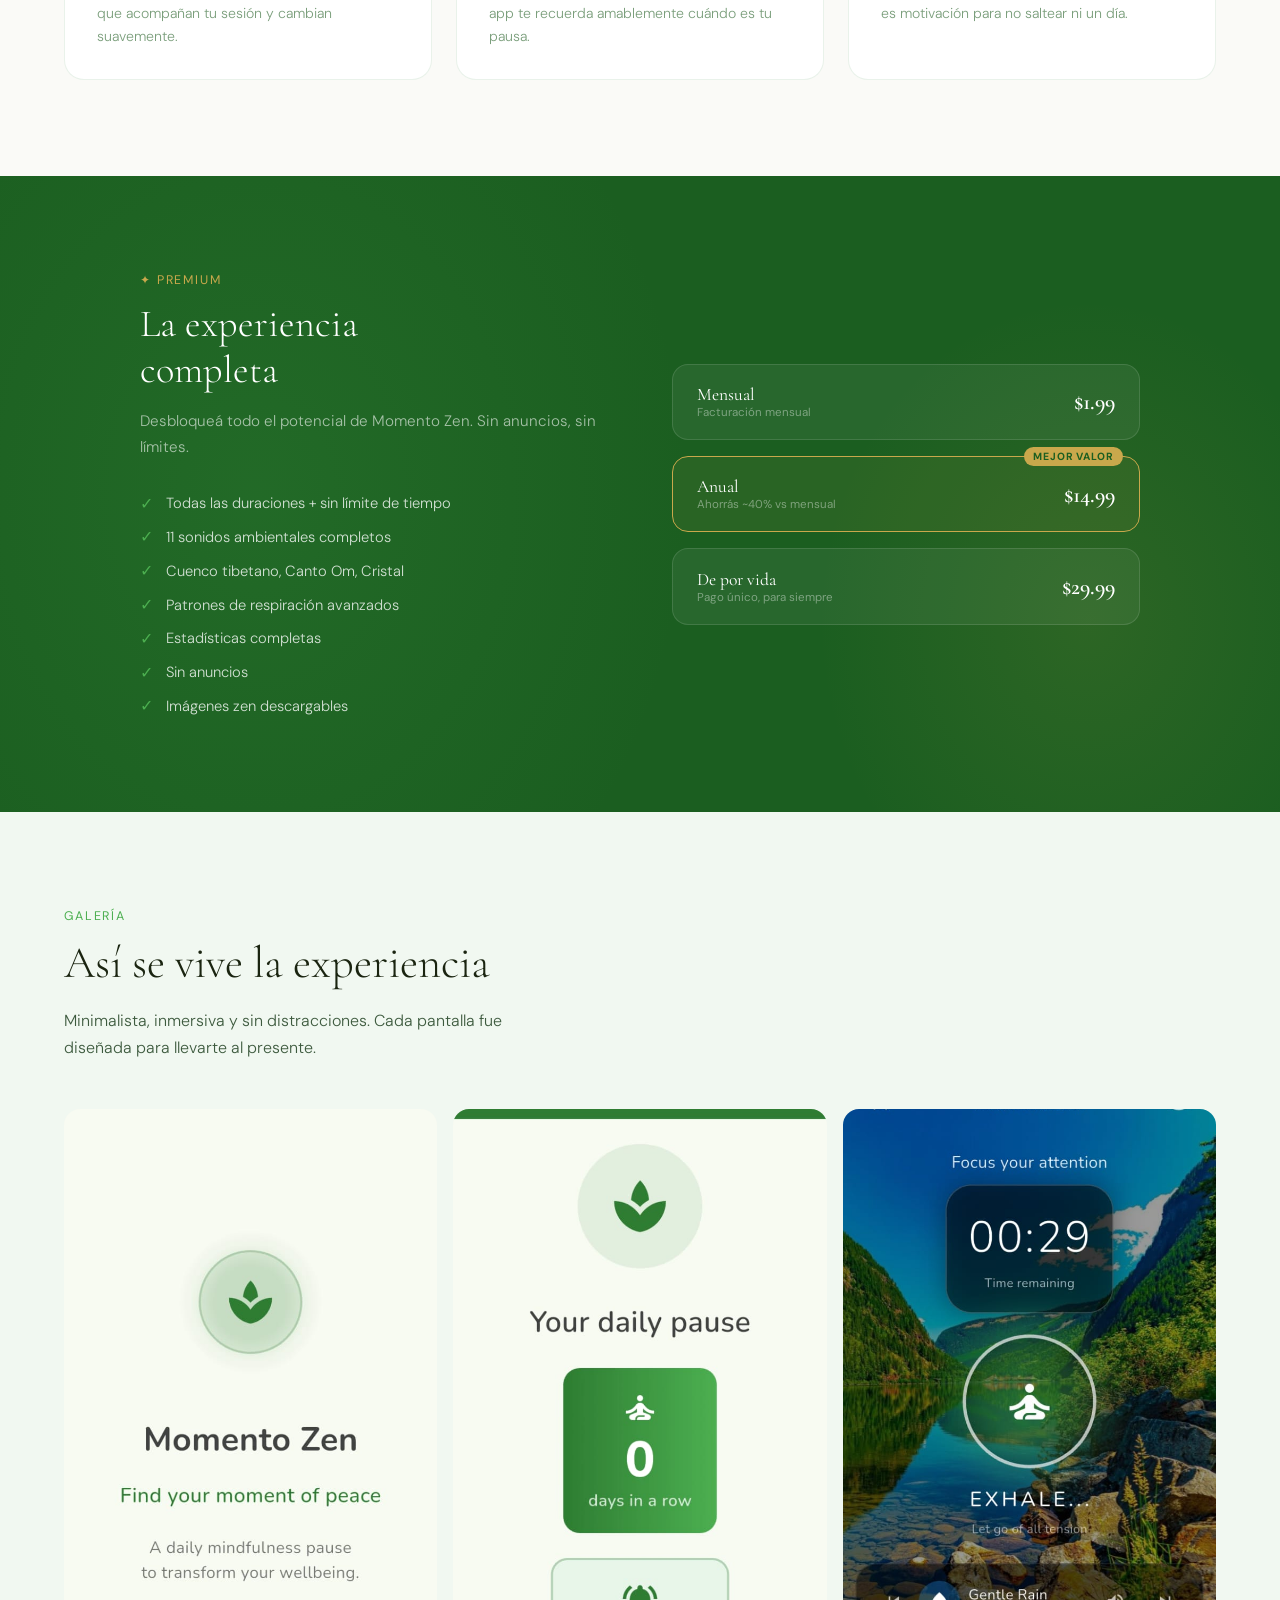
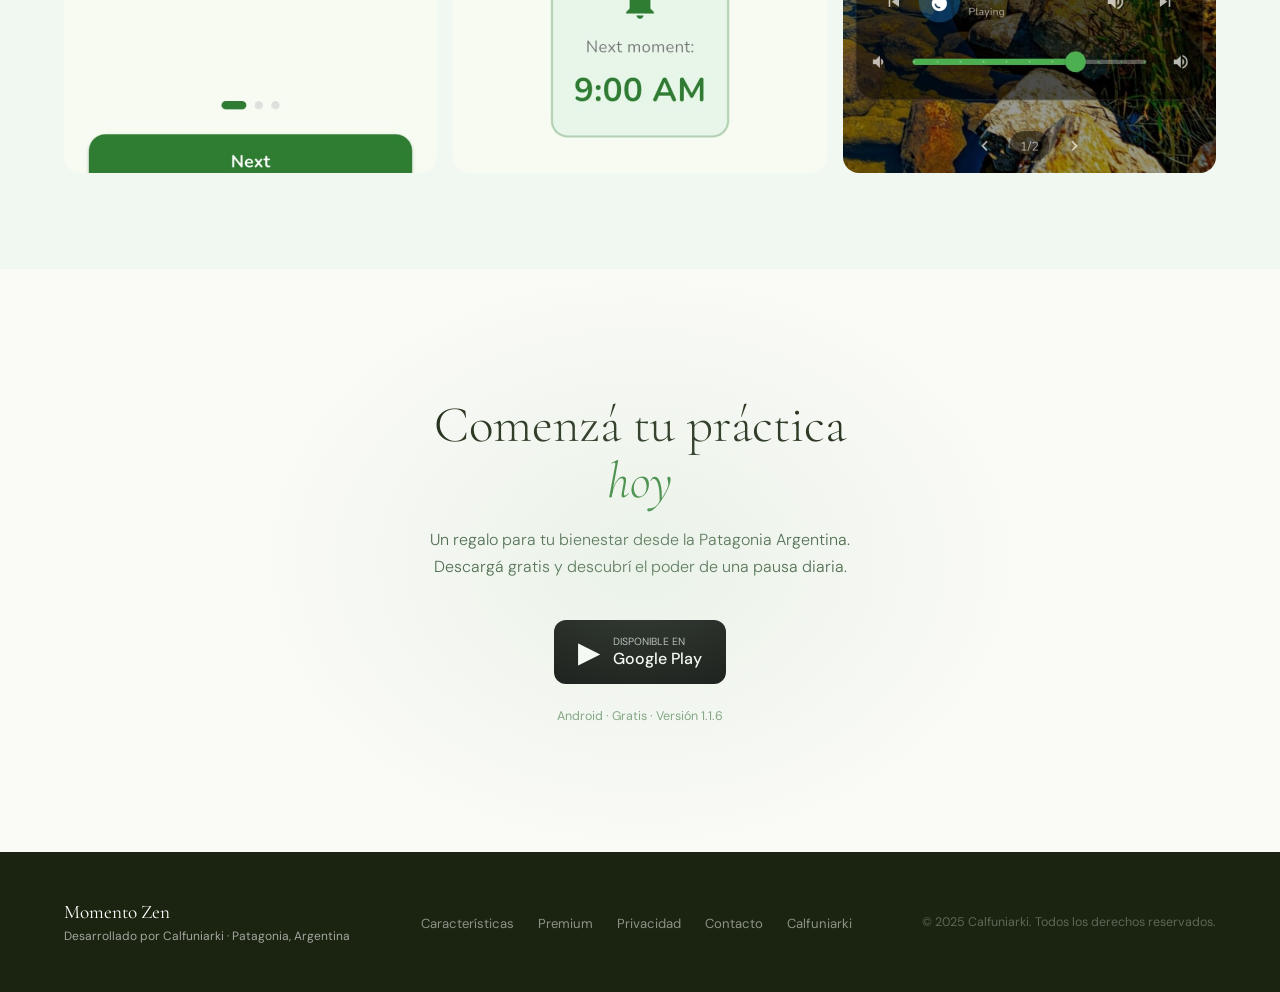
<file: momento-zen/index.html>
<!DOCTYPE html>
<html lang="es">
<head>
  <!-- Google Tag Manager -->
  <script>(function(w,d,s,l,i){w[l]=w[l]||[];w[l].push({'gtm.start':
  new Date().getTime(),event:'gtm.js'});var f=d.getElementsByTagName(s)[0],
  j=d.createElement(s),dl=l!='dataLayer'?'&l='+l:'';j.async=true;j.src=
  'https://www.googletagmanager.com/gtm.js?id='+i+dl;f.parentNode.insertBefore(j,f);
  })(window,document,'script','dataLayer','GTM-WHPK6CT9');</script>
  <!-- End Google Tag Manager -->
  <meta charset="UTF-8">
  <meta name="viewport" content="width=device-width, initial-scale=1.0">
  <title>Momento Zen — Tu pausa diaria de mindfulness</title>
  <meta name="description" content="Una pausa diaria de mindfulness para transformar tu bienestar. Sesiones de 1 a 10 minutos, sonidos ambientales, guía de respiración. Gratis en Google Play.">
  <meta property="og:title" content="Momento Zen — Tu pausa diaria de mindfulness">
  <meta property="og:description" content="Una pausa diaria de mindfulness para transformar tu bienestar.">
  <meta property="og:url" content="https://calfuniarki.com/momento-zen">
  <link rel="preconnect" href="https://fonts.googleapis.com">
  <link rel="preconnect" href="https://fonts.gstatic.com" crossorigin>
  <link href="https://fonts.googleapis.com/css2?family=Cormorant+Garamond:ital,wght@0,300;0,400;0,600;1,300;1,400&family=DM+Sans:wght@300;400;500&display=swap" rel="stylesheet">
  <style>
    :root {
      --green-dark: #1B5E20;
      --green-mid: #2E7D32;
      --green-light: #4CAF50;
      --green-pale: #C6E1C7;
      --green-mist: #F1F8F1;
      --cream: #FAFAF7;
      --text-dark: #1A2410;
      --text-mid: #3D5A3E;
      --text-light: #7A9E7B;
      --gold: #C9A84C;
    }

    * { margin: 0; padding: 0; box-sizing: border-box; }

    html { scroll-behavior: smooth; }

    body {
      font-family: 'DM Sans', sans-serif;
      background: var(--cream);
      color: var(--text-dark);
      overflow-x: hidden;
    }

    /* NAV */
    nav {
      position: fixed;
      top: 0; left: 0; right: 0;
      z-index: 100;
      padding: 1.2rem 2rem;
      display: flex;
      align-items: center;
      justify-content: space-between;
      background: rgba(250,250,247,0.92);
      backdrop-filter: blur(12px);
      border-bottom: 1px solid rgba(46,125,50,0.1);
    }

    .nav-logo {
      display: flex;
      align-items: center;
      gap: 0.6rem;
      text-decoration: none;
    }

    .nav-logo-icon {
      width: 36px;
      height: 36px;
      background: var(--green-pale);
      border-radius: 50%;
      display: flex;
      align-items: center;
      justify-content: center;
      font-size: 1.1rem;
    }

    .nav-logo-text {
      font-family: 'Cormorant Garamond', serif;
      font-size: 1.3rem;
      font-weight: 600;
      color: var(--green-dark);
      letter-spacing: 0.02em;
    }

    .nav-links {
      display: flex;
      gap: 2rem;
      list-style: none;
    }

    .nav-links a {
      text-decoration: none;
      color: var(--text-mid);
      font-size: 0.88rem;
      font-weight: 400;
      letter-spacing: 0.05em;
      text-transform: uppercase;
      transition: color 0.2s;
    }

    .nav-links a:hover { color: var(--green-mid); }

    .nav-cta {
      background: var(--green-mid);
      color: white !important;
      padding: 0.5rem 1.2rem;
      border-radius: 100px;
      font-weight: 500 !important;
    }

    /* HERO */
    .hero {
      min-height: 100vh;
      display: grid;
      grid-template-columns: 1fr 1fr;
      align-items: center;
      padding: 8rem 4rem 4rem;
      position: relative;
      overflow: hidden;
    }

    .hero::before {
      content: '';
      position: absolute;
      top: -20%;
      right: -10%;
      width: 60%;
      height: 120%;
      background: radial-gradient(ellipse, rgba(198,225,199,0.4) 0%, transparent 70%);
      pointer-events: none;
    }

    .hero-badge {
      display: inline-flex;
      align-items: center;
      gap: 0.4rem;
      background: rgba(46,125,50,0.08);
      border: 1px solid rgba(46,125,50,0.2);
      padding: 0.35rem 0.9rem;
      border-radius: 100px;
      font-size: 0.78rem;
      color: var(--green-mid);
      letter-spacing: 0.08em;
      text-transform: uppercase;
      margin-bottom: 1.5rem;
    }

    .hero-title {
      font-family: 'Cormorant Garamond', serif;
      font-size: clamp(3rem, 5vw, 5rem);
      font-weight: 300;
      line-height: 1.1;
      color: var(--text-dark);
      margin-bottom: 1rem;
    }

    .hero-title em {
      font-style: italic;
      color: var(--green-mid);
    }

    .hero-sub {
      font-size: 1.05rem;
      color: var(--text-mid);
      font-weight: 300;
      line-height: 1.7;
      max-width: 440px;
      margin-bottom: 2.5rem;
    }

    .hero-actions {
      display: flex;
      gap: 1rem;
      flex-wrap: wrap;
      align-items: center;
    }

    .btn-primary {
      display: inline-flex;
      align-items: center;
      gap: 0.5rem;
      background: var(--green-mid);
      color: white;
      padding: 0.9rem 2rem;
      border-radius: 100px;
      text-decoration: none;
      font-weight: 500;
      font-size: 0.95rem;
      transition: all 0.2s;
      box-shadow: 0 4px 20px rgba(46,125,50,0.3);
    }

    .btn-primary:hover {
      background: var(--green-dark);
      transform: translateY(-1px);
      box-shadow: 0 6px 24px rgba(46,125,50,0.4);
    }

    .btn-secondary {
      color: var(--text-mid);
      text-decoration: none;
      font-size: 0.9rem;
      display: flex;
      align-items: center;
      gap: 0.3rem;
      transition: color 0.2s;
    }

    .btn-secondary:hover { color: var(--green-mid); }

    .hero-stats {
      display: flex;
      gap: 2rem;
      margin-top: 3rem;
    }

    .stat {
      display: flex;
      flex-direction: column;
    }

    .stat-num {
      font-family: 'Cormorant Garamond', serif;
      font-size: 2rem;
      font-weight: 600;
      color: var(--green-dark);
    }

    .stat-label {
      font-size: 0.78rem;
      color: var(--text-light);
      letter-spacing: 0.05em;
    }

    /* PHONE MOCKUP */
    .hero-visual {
      display: flex;
      justify-content: center;
      align-items: center;
      position: relative;
    }

    .phone-mockup {
      width: 260px;
      height: 520px;
      background: var(--green-dark);
      border-radius: 36px;
      position: relative;
      box-shadow: 
        0 40px 80px rgba(27,94,32,0.3),
        0 0 0 8px rgba(198,225,199,0.3);
      overflow: hidden;
      animation: float 4s ease-in-out infinite;
    }

    @keyframes float {
      0%, 100% { transform: translateY(0px); }
      50% { transform: translateY(-12px); }
    }

    .phone-screen {
      width: 100%;
      height: 100%;
      background: linear-gradient(160deg, #0d2b0e 0%, #1a4a1c 50%, #0a1f0b 100%);
      display: flex;
      flex-direction: column;
      align-items: center;
      justify-content: center;
      padding: 2rem 1.5rem;
      position: relative;
      overflow: hidden;
    }

    .phone-screen::before {
      content: '';
      position: absolute;
      top: 0; left: 0; right: 0; bottom: 0;
      background: url("data:image/svg+xml,%3Csvg width='400' height='600' xmlns='http://www.w3.org/2000/svg'%3E%3Cellipse cx='200' cy='200' rx='200' ry='200' fill='rgba(76,175,80,0.08)'/%3E%3C/svg%3E") center/cover;
    }

    .phone-timer {
      background: rgba(255,255,255,0.12);
      backdrop-filter: blur(10px);
      border-radius: 16px;
      padding: 1rem 1.5rem;
      text-align: center;
      margin-bottom: 1.5rem;
      border: 1px solid rgba(255,255,255,0.1);
    }

    .phone-timer-num {
      font-family: 'Cormorant Garamond', serif;
      font-size: 2.5rem;
      font-weight: 300;
      color: white;
      letter-spacing: 0.05em;
    }

    .phone-timer-label {
      font-size: 0.65rem;
      color: rgba(255,255,255,0.6);
      letter-spacing: 0.1em;
      text-transform: uppercase;
    }

    .phone-breath {
      width: 90px;
      height: 90px;
      border: 2px solid rgba(255,255,255,0.3);
      border-radius: 50%;
      display: flex;
      align-items: center;
      justify-content: center;
      margin-bottom: 1rem;
      animation: breathe 4s ease-in-out infinite;
    }

    @keyframes breathe {
      0%, 100% { transform: scale(1); border-color: rgba(255,255,255,0.3); }
      50% { transform: scale(1.15); border-color: rgba(76,175,80,0.8); }
    }

    .phone-breath-icon { font-size: 2rem; }

    .phone-label {
      font-size: 1rem;
      font-weight: 500;
      color: white;
      letter-spacing: 0.15em;
      text-transform: uppercase;
      margin-bottom: 0.3rem;
    }

    .phone-sublabel {
      font-size: 0.65rem;
      color: rgba(255,255,255,0.5);
      text-align: center;
    }

    .phone-audio {
      position: absolute;
      bottom: 1.5rem;
      left: 1rem;
      right: 1rem;
      background: rgba(255,255,255,0.1);
      border-radius: 12px;
      padding: 0.7rem 1rem;
      display: flex;
      align-items: center;
      gap: 0.6rem;
    }

    .phone-audio-icon {
      width: 28px;
      height: 28px;
      background: var(--green-light);
      border-radius: 50%;
      display: flex;
      align-items: center;
      justify-content: center;
      font-size: 0.7rem;
    }

    .phone-audio-text { flex: 1; }
    .phone-audio-name { font-size: 0.65rem; color: white; font-weight: 500; }
    .phone-audio-sub { font-size: 0.58rem; color: rgba(255,255,255,0.5); }

    /* FEATURES */
    .section {
      padding: 6rem 4rem;
    }

    .section-label {
      font-size: 0.78rem;
      letter-spacing: 0.15em;
      text-transform: uppercase;
      color: var(--green-light);
      margin-bottom: 0.8rem;
    }

    .section-title {
      font-family: 'Cormorant Garamond', serif;
      font-size: clamp(2rem, 3.5vw, 3rem);
      font-weight: 300;
      color: var(--text-dark);
      margin-bottom: 1rem;
      line-height: 1.2;
    }

    .section-desc {
      color: var(--text-mid);
      font-weight: 300;
      line-height: 1.7;
      max-width: 500px;
      margin-bottom: 3rem;
    }

    .features-grid {
      display: grid;
      grid-template-columns: repeat(3, 1fr);
      gap: 1.5rem;
    }

    .feature-card {
      background: white;
      border: 1px solid rgba(46,125,50,0.1);
      border-radius: 20px;
      padding: 2rem;
      transition: all 0.3s;
      position: relative;
      overflow: hidden;
    }

    .feature-card::before {
      content: '';
      position: absolute;
      top: 0; left: 0; right: 0;
      height: 3px;
      background: linear-gradient(90deg, var(--green-mid), var(--green-light));
      opacity: 0;
      transition: opacity 0.3s;
    }

    .feature-card:hover {
      border-color: rgba(46,125,50,0.25);
      transform: translateY(-4px);
      box-shadow: 0 12px 40px rgba(46,125,50,0.1);
    }

    .feature-card:hover::before { opacity: 1; }

    .feature-icon {
      width: 48px;
      height: 48px;
      background: var(--green-mist);
      border-radius: 12px;
      display: flex;
      align-items: center;
      justify-content: center;
      font-size: 1.4rem;
      margin-bottom: 1rem;
    }

    .feature-title {
      font-family: 'Cormorant Garamond', serif;
      font-size: 1.2rem;
      font-weight: 600;
      color: var(--text-dark);
      margin-bottom: 0.5rem;
    }

    .feature-desc {
      font-size: 0.88rem;
      color: var(--text-light);
      line-height: 1.6;
      font-weight: 300;
    }

    /* PREMIUM */
    .premium-section {
      padding: 6rem 4rem;
      background: var(--green-dark);
      position: relative;
      overflow: hidden;
    }

    .premium-section::before {
      content: '';
      position: absolute;
      top: -50%;
      left: -20%;
      width: 80%;
      height: 200%;
      background: radial-gradient(ellipse, rgba(76,175,80,0.15) 0%, transparent 60%);
    }

    .premium-section::after {
      content: '';
      position: absolute;
      bottom: -30%;
      right: -10%;
      width: 50%;
      height: 120%;
      background: radial-gradient(ellipse, rgba(201,168,76,0.1) 0%, transparent 60%);
    }

    .premium-inner {
      max-width: 1000px;
      margin: 0 auto;
      display: grid;
      grid-template-columns: 1fr 1fr;
      gap: 4rem;
      align-items: center;
      position: relative;
      z-index: 1;
    }

    .premium-label {
      font-size: 0.78rem;
      letter-spacing: 0.15em;
      text-transform: uppercase;
      color: var(--gold);
      margin-bottom: 0.8rem;
    }

    .premium-title {
      font-family: 'Cormorant Garamond', serif;
      font-size: clamp(2rem, 3vw, 2.8rem);
      font-weight: 300;
      color: white;
      margin-bottom: 1rem;
      line-height: 1.2;
    }

    .premium-desc {
      color: rgba(255,255,255,0.6);
      font-weight: 300;
      line-height: 1.7;
      margin-bottom: 2rem;
      font-size: 0.95rem;
    }

    .premium-features {
      list-style: none;
      display: flex;
      flex-direction: column;
      gap: 0.8rem;
    }

    .premium-features li {
      display: flex;
      align-items: center;
      gap: 0.8rem;
      color: rgba(255,255,255,0.8);
      font-size: 0.92rem;
      font-weight: 300;
    }

    .premium-features li span.check {
      color: var(--green-light);
      font-size: 1rem;
    }

    .plans {
      display: flex;
      flex-direction: column;
      gap: 1rem;
    }

    .plan-card {
      background: rgba(255,255,255,0.06);
      border: 1px solid rgba(255,255,255,0.12);
      border-radius: 16px;
      padding: 1.2rem 1.5rem;
      display: flex;
      align-items: center;
      justify-content: space-between;
      transition: all 0.2s;
      position: relative;
    }

    .plan-card.featured {
      border-color: var(--gold);
      background: rgba(201,168,76,0.08);
    }

    .plan-badge {
      position: absolute;
      top: -10px;
      right: 1rem;
      background: var(--gold);
      color: var(--green-dark);
      font-size: 0.65rem;
      font-weight: 700;
      letter-spacing: 0.08em;
      text-transform: uppercase;
      padding: 0.2rem 0.6rem;
      border-radius: 100px;
    }

    .plan-name {
      font-family: 'Cormorant Garamond', serif;
      font-size: 1.1rem;
      color: white;
      font-weight: 400;
    }

    .plan-sub {
      font-size: 0.72rem;
      color: rgba(255,255,255,0.4);
    }

    .plan-price {
      font-family: 'Cormorant Garamond', serif;
      font-size: 1.4rem;
      color: white;
      font-weight: 600;
    }

    /* GALLERY */
    .gallery-section {
      padding: 6rem 4rem;
      background: var(--green-mist);
    }

    .gallery-grid {
      display: grid;
      grid-template-columns: repeat(3, 1fr);
      gap: 1rem;
      margin-top: 3rem;
    }

    .gallery-item {
      border-radius: 16px;
      overflow: hidden;
      aspect-ratio: 9/16;
      background: var(--green-pale);
      position: relative;
    }

    .gallery-item img {
      width: 100%;
      height: 100%;
      object-fit: cover;
    }

    .gallery-placeholder {
      width: 100%;
      height: 100%;
      display: flex;
      flex-direction: column;
      align-items: center;
      justify-content: center;
      gap: 0.5rem;
      color: var(--text-light);
      font-size: 0.78rem;
    }

    /* CTA */
    .cta-section {
      padding: 8rem 4rem;
      text-align: center;
      position: relative;
    }

    .cta-section::before {
      content: '';
      position: absolute;
      top: 0; left: 50%;
      transform: translateX(-50%);
      width: 60%;
      height: 100%;
      background: radial-gradient(ellipse, rgba(198,225,199,0.3) 0%, transparent 70%);
      pointer-events: none;
    }

    .cta-title {
      font-family: 'Cormorant Garamond', serif;
      font-size: clamp(2.5rem, 4vw, 4rem);
      font-weight: 300;
      color: var(--text-dark);
      margin-bottom: 1rem;
      line-height: 1.1;
    }

    .cta-desc {
      color: var(--text-mid);
      font-weight: 300;
      max-width: 480px;
      margin: 0 auto 2.5rem;
      line-height: 1.7;
    }

    .play-badge {
      display: inline-flex;
      align-items: center;
      gap: 0.8rem;
      background: #000;
      color: white;
      padding: 0.8rem 1.5rem;
      border-radius: 12px;
      text-decoration: none;
      transition: all 0.2s;
    }

    .play-badge:hover {
      background: #1a1a1a;
      transform: translateY(-2px);
    }

    .play-badge-text { text-align: left; }
    .play-badge-small { font-size: 0.65rem; color: rgba(255,255,255,0.7); }
    .play-badge-large { font-size: 1rem; font-weight: 500; }

    /* FOOTER */
    footer {
      background: var(--text-dark);
      color: rgba(255,255,255,0.6);
      padding: 3rem 4rem;
      display: flex;
      align-items: center;
      justify-content: space-between;
      flex-wrap: wrap;
      gap: 1rem;
    }

    .footer-logo {
      font-family: 'Cormorant Garamond', serif;
      font-size: 1.2rem;
      color: white;
      font-weight: 400;
    }

    .footer-links {
      display: flex;
      gap: 1.5rem;
      list-style: none;
    }

    .footer-links a {
      color: rgba(255,255,255,0.5);
      text-decoration: none;
      font-size: 0.82rem;
      transition: color 0.2s;
    }

    .footer-links a:hover { color: white; }

    .footer-copy {
      font-size: 0.78rem;
      color: rgba(255,255,255,0.3);
    }

    /* RESPONSIVE */
    @media (max-width: 768px) {
      .hero { grid-template-columns: 1fr; padding: 6rem 1.5rem 3rem; text-align: center; }
      .hero-sub { margin: 0 auto 2rem; }
      .hero-visual { display: none; }
      .hero-stats { justify-content: center; }
      .section, .gallery-section, .cta-section { padding: 4rem 1.5rem; }
      .features-grid { grid-template-columns: 1fr; }
      .premium-inner { grid-template-columns: 1fr; gap: 2rem; }
      .premium-section { padding: 4rem 1.5rem; }
      .gallery-grid { grid-template-columns: repeat(2, 1fr); }
      .nav-links { display: none; }
      footer { flex-direction: column; text-align: center; padding: 2rem 1.5rem; }
    }
  </style>
  <!-- Google Analytics -->
</head>
<body>
  <!-- Google Tag Manager (noscript) -->
  <noscript><iframe src="https://www.googletagmanager.com/ns.html?id=GTM-WHPK6CT9"
  height="0" width="0" style="display:none;visibility:hidden"></iframe></noscript>
  <!-- End Google Tag Manager (noscript) -->

  <!-- NAV -->
  <nav>
    <a href="#" class="nav-logo">
      <div class="nav-logo-icon">🌿</div>
      <span class="nav-logo-text">Momento Zen</span>
    </a>
    <ul class="nav-links">
      <li><a href="#features">Características</a></li>
      <li><a href="#premium">Premium</a></li>
      <li><a href="#gallery">Galería</a></li>
      <li><a href="https://play.google.com/store/apps/details?id=com.nacer.momento_zen" class="nav-cta">Descargar</a></li>
    </ul>
  </nav>

  <!-- HERO -->
  <section class="hero">
    <div class="hero-content">
      <div class="hero-badge">🌿 Disponible en Google Play</div>
      <h1 class="hero-title">
        Tu pausa diaria<br>de <em>mindfulness</em>
      </h1>
      <p class="hero-sub">
        Respirá, soltá, reconectate. Momento Zen es tu espacio personal de calma — desde 1 minuto hasta el tiempo que necesitás, con sonidos y paisajes que aquietan la mente.
      </p>
      <div class="hero-actions">
        <a href="https://play.google.com/store/apps/details?id=com.nacer.momento_zen" class="btn-primary">
          ▶ Descargar gratis
        </a>
        <a href="#features" class="btn-secondary">Ver características →</a>
      </div>
      <div class="hero-stats">
        <div class="stat">
          <span class="stat-num">1→∞</span>
          <span class="stat-label">Minutos de sesión</span>
        </div>
        <div class="stat">
          <span class="stat-num">11</span>
          <span class="stat-label">Sonidos ambientales</span>
        </div>
        <div class="stat">
          <span class="stat-num">100%</span>
          <span class="stat-label">Offline</span>
        </div>
      </div>
    </div>

    <div class="hero-visual">
      <div class="phone-mockup">
        <div class="phone-screen">
          <div class="phone-timer">
            <div class="phone-timer-num">00:43</div>
            <div class="phone-timer-label">Tiempo restante</div>
          </div>
          <div class="phone-breath">
            <span class="phone-breath-icon">🧘</span>
          </div>
          <div class="phone-label">EXHALA...</div>
          <div class="phone-sublabel">Dejá ir toda la tensión</div>
          <div class="phone-audio">
            <div class="phone-audio-icon">💧</div>
            <div class="phone-audio-text">
              <div class="phone-audio-name">Lluvia suave</div>
              <div class="phone-audio-sub">Reproduciendo</div>
            </div>
            <div style="color:rgba(255,255,255,0.4);font-size:0.7rem;">▶▶</div>
          </div>
        </div>
      </div>
    </div>
  </section>

  <!-- FEATURES -->
  <section class="section" id="features">
    <div class="section-label">Características</div>
    <h2 class="section-title">Diseñado para la calma real</h2>
    <p class="section-desc">Sin complicaciones, sin ruido. Todo lo que necesitás para crear un hábito de bienestar genuino.</p>

    <div class="features-grid">
      <div class="feature-card">
        <div class="feature-icon">⏱️</div>
        <div class="feature-title">Sesiones flexibles</div>
        <div class="feature-desc">1, 3, 5, 10 minutos o sin límite. Vos elegís cuánto tiempo dedicarle a tu bienestar cada día.</div>
      </div>
      <div class="feature-card">
        <div class="feature-icon">🌬️</div>
        <div class="feature-title">Guía de respiración</div>
        <div class="feature-desc">Animación visual suave que te guía para inhalar, retener y exhalar. Tu sistema nervioso te lo agradece.</div>
      </div>
      <div class="feature-card">
        <div class="feature-icon">🎵</div>
        <div class="feature-title">Sonidos ambientales</div>
        <div class="feature-desc">Lluvia, bosque, arroyo, olas, pájaros, chimenea, cuenco tibetano, canto Om y más.</div>
      </div>
      <div class="feature-card">
        <div class="feature-icon">🏔️</div>
        <div class="feature-title">Paisajes inmersivos</div>
        <div class="feature-desc">Galería de imágenes relajantes de la naturaleza que acompañan tu sesión y cambian suavemente.</div>
      </div>
      <div class="feature-card">
        <div class="feature-icon">🔔</div>
        <div class="feature-title">Recordatorio diario</div>
        <div class="feature-desc">Programá tu momento a la hora que elijas. La app te recuerda amablemente cuándo es tu pausa.</div>
      </div>
      <div class="feature-card">
        <div class="feature-icon">🔥</div>
        <div class="feature-title">Sistema de racha</div>
        <div class="feature-desc">Seguí tu progreso día a día. Ver tu racha crecer es motivación para no saltear ni un día.</div>
      </div>
    </div>
  </section>

  <!-- PREMIUM -->
  <section class="premium-section" id="premium">
    <div class="premium-inner">
      <div>
        <div class="premium-label">✦ Premium</div>
        <h2 class="premium-title">La experiencia<br>completa</h2>
        <p class="premium-desc">
          Desbloqueá todo el potencial de Momento Zen. Sin anuncios, sin límites.
        </p>
        <ul class="premium-features">
          <li><span class="check">✓</span> Todas las duraciones + sin límite de tiempo</li>
          <li><span class="check">✓</span> 11 sonidos ambientales completos</li>
          <li><span class="check">✓</span> Cuenco tibetano, Canto Om, Cristal</li>
          <li><span class="check">✓</span> Patrones de respiración avanzados</li>
          <li><span class="check">✓</span> Estadísticas completas</li>
          <li><span class="check">✓</span> Sin anuncios</li>
          <li><span class="check">✓</span> Imágenes zen descargables</li>
        </ul>
      </div>
      <div class="plans">
        <div class="plan-card">
          <div>
            <div class="plan-name">Mensual</div>
            <div class="plan-sub">Facturación mensual</div>
          </div>
          <div class="plan-price">$1.99</div>
        </div>
        <div class="plan-card featured">
          <div class="plan-badge">Mejor valor</div>
          <div>
            <div class="plan-name">Anual</div>
            <div class="plan-sub">Ahorrás ~40% vs mensual</div>
          </div>
          <div class="plan-price">$14.99</div>
        </div>
        <div class="plan-card">
          <div>
            <div class="plan-name">De por vida</div>
            <div class="plan-sub">Pago único, para siempre</div>
          </div>
          <div class="plan-price">$29.99</div>
        </div>
      </div>
    </div>
  </section>

  <!-- GALLERY -->
  <section class="gallery-section" id="gallery">
    <div class="section-label">Galería</div>
    <h2 class="section-title">Así se vive la experiencia</h2>
    <p class="section-desc">Minimalista, inmersiva y sin distracciones. Cada pantalla fue diseñada para llevarte al presente.</p>
    <div class="gallery-grid">
      <div class="gallery-item">
        <img src="img/onboarding1.png" alt="Onboarding — Bienvenida a Momento Zen" loading="lazy">
      </div>
      <div class="gallery-item">
        <img src="img/home.png" alt="Pantalla principal — Tu pausa diaria" loading="lazy">
      </div>
      <div class="gallery-item">
        <img src="img/session1.png" alt="Sesión de meditación con guía de respiración" loading="lazy">
      </div>
    </div>
  </section>

  <!-- CTA -->
  <section class="cta-section">
    <h2 class="cta-title">Comenzá tu práctica<br><em style="font-family:'Cormorant Garamond',serif;font-style:italic;color:var(--green-mid)">hoy</em></h2>
    <p class="cta-desc">
      Un regalo para tu bienestar desde la Patagonia Argentina. Descargá gratis y descubrí el poder de una pausa diaria.
    </p>
    <a href="https://play.google.com/store/apps/details?id=com.nacer.momento_zen" class="play-badge">
      <span style="font-size:1.8rem">▶</span>
      <div class="play-badge-text">
        <div class="play-badge-small">DISPONIBLE EN</div>
        <div class="play-badge-large">Google Play</div>
      </div>
    </a>
    <p style="margin-top:1.5rem;font-size:0.78rem;color:var(--text-light);">
      Android · Gratis · Versión 1.1.6
    </p>
  </section>

  <!-- FOOTER -->
  <footer>
    <div>
      <div class="footer-logo">Momento Zen</div>
      <div style="font-size:0.75rem;margin-top:0.3rem;">Desarrollado por Calfuniarki · Patagonia, Argentina</div>
    </div>
    <ul class="footer-links">
      <li><a href="#features">Características</a></li>
      <li><a href="#premium">Premium</a></li>
      <li><a href="privacidad.html">Privacidad</a></li>
      <li><a href="mailto:hola@calfuniarki.com">Contacto</a></li>
      <li><a href="https://calfuniarki.com">Calfuniarki</a></li>
    </ul>
    <div class="footer-copy">© 2025 Calfuniarki. Todos los derechos reservados.</div>
  </footer>

</body>
</html>
</file>
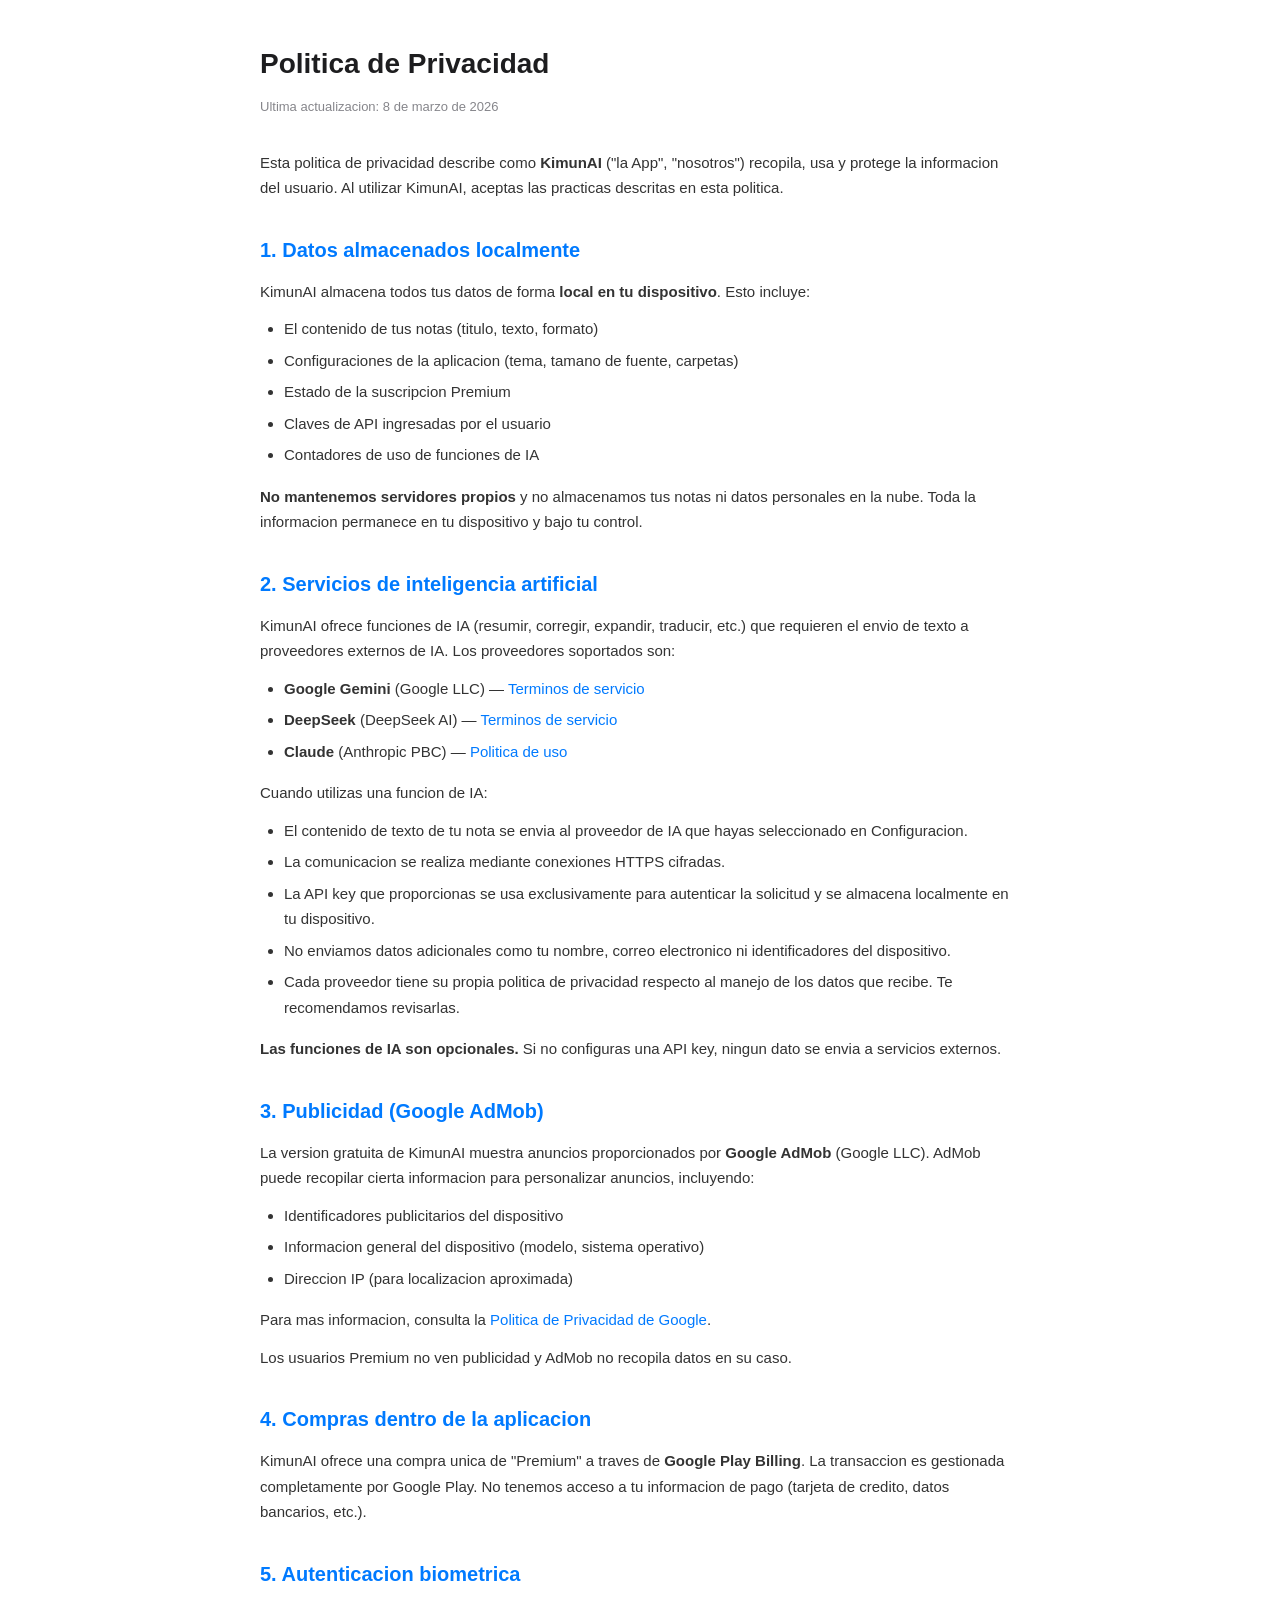
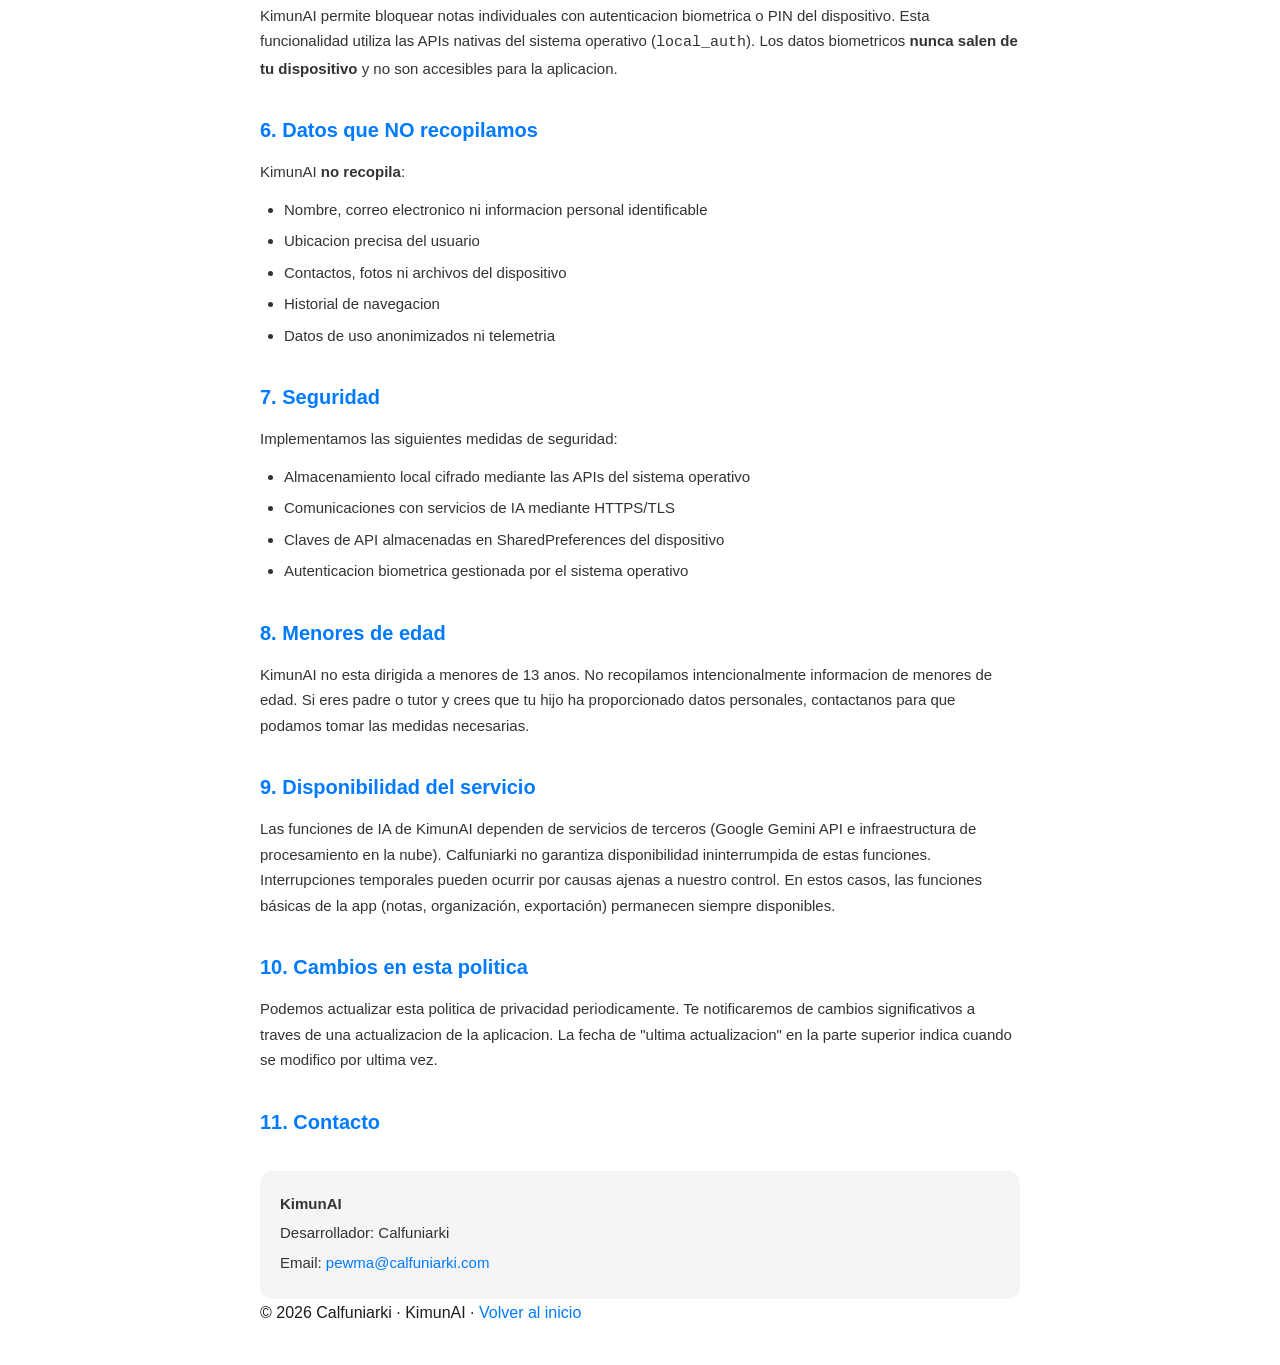
<file: privacy-policy-kimunai.html>
<!DOCTYPE html>
<html lang="es">
<head>
  <!-- Google Tag Manager -->
  <script>(function(w,d,s,l,i){w[l]=w[l]||[];w[l].push({'gtm.start':
  new Date().getTime(),event:'gtm.js'});var f=d.getElementsByTagName(s)[0],
  j=d.createElement(s),dl=l!='dataLayer'?'&l='+l:'';j.async=true;j.src=
  'https://www.googletagmanager.com/gtm.js?id='+i+dl;f.parentNode.insertBefore(j,f);
  })(window,document,'script','dataLayer','GTM-WHPK6CT9');</script>
  <!-- End Google Tag Manager -->
    <meta charset="UTF-8">
    <meta name="viewport" content="width=device-width, initial-scale=1.0">
    <title>KimunAI — Politica de Privacidad</title>
    <style>
        * { margin: 0; padding: 0; box-sizing: border-box; }
        body {
            font-family: -apple-system, BlinkMacSystemFont, 'Segoe UI', Roboto, 'Inter', sans-serif;
            line-height: 1.7;
            color: #1d1d1f;
            background: #fff;
            padding: 40px 20px;
            max-width: 800px;
            margin: 0 auto;
        }
        h1 { font-size: 28px; font-weight: 700; margin-bottom: 8px; }
        h2 { font-size: 20px; font-weight: 600; margin-top: 32px; margin-bottom: 12px; color: #007AFF; }
        p, li { font-size: 15px; margin-bottom: 12px; color: #333; }
        ul { padding-left: 24px; margin-bottom: 16px; }
        li { margin-bottom: 6px; }
        .updated { font-size: 13px; color: #86868b; margin-bottom: 32px; }
        .contact { background: #f5f5f7; padding: 20px; border-radius: 12px; margin-top: 32px; }
        .contact p { margin-bottom: 4px; }
        a { color: #007AFF; text-decoration: none; }
        a:hover { text-decoration: underline; }
    </style>
  <!-- Google Analytics -->
</head>
<body>
  <!-- Google Tag Manager (noscript) -->
  <noscript><iframe src="https://www.googletagmanager.com/ns.html?id=GTM-WHPK6CT9"
  height="0" width="0" style="display:none;visibility:hidden"></iframe></noscript>
  <!-- End Google Tag Manager (noscript) -->

<h1>Politica de Privacidad</h1>
<p class="updated">Ultima actualizacion: 8 de marzo de 2026</p>

<p>Esta politica de privacidad describe como <strong>KimunAI</strong> ("la App", "nosotros") recopila, usa y protege la informacion del usuario. Al utilizar KimunAI, aceptas las practicas descritas en esta politica.</p>

<h2>1. Datos almacenados localmente</h2>
<p>KimunAI almacena todos tus datos de forma <strong>local en tu dispositivo</strong>. Esto incluye:</p>
<ul>
    <li>El contenido de tus notas (titulo, texto, formato)</li>
    <li>Configuraciones de la aplicacion (tema, tamano de fuente, carpetas)</li>
    <li>Estado de la suscripcion Premium</li>
    <li>Claves de API ingresadas por el usuario</li>
    <li>Contadores de uso de funciones de IA</li>
</ul>
<p><strong>No mantenemos servidores propios</strong> y no almacenamos tus notas ni datos personales en la nube. Toda la informacion permanece en tu dispositivo y bajo tu control.</p>

<h2>2. Servicios de inteligencia artificial</h2>
<p>KimunAI ofrece funciones de IA (resumir, corregir, expandir, traducir, etc.) que requieren el envio de texto a proveedores externos de IA. Los proveedores soportados son:</p>
<ul>
    <li><strong>Google Gemini</strong> (Google LLC) — <a href="https://ai.google.dev/terms" target="_blank">Terminos de servicio</a></li>
    <li><strong>DeepSeek</strong> (DeepSeek AI) — <a href="https://platform.deepseek.com/terms" target="_blank">Terminos de servicio</a></li>
    <li><strong>Claude</strong> (Anthropic PBC) — <a href="https://www.anthropic.com/policies" target="_blank">Politica de uso</a></li>
</ul>
<p>Cuando utilizas una funcion de IA:</p>
<ul>
    <li>El contenido de texto de tu nota se envia al proveedor de IA que hayas seleccionado en Configuracion.</li>
    <li>La comunicacion se realiza mediante conexiones HTTPS cifradas.</li>
    <li>La API key que proporcionas se usa exclusivamente para autenticar la solicitud y se almacena localmente en tu dispositivo.</li>
    <li>No enviamos datos adicionales como tu nombre, correo electronico ni identificadores del dispositivo.</li>
    <li>Cada proveedor tiene su propia politica de privacidad respecto al manejo de los datos que recibe. Te recomendamos revisarlas.</li>
</ul>
<p><strong>Las funciones de IA son opcionales.</strong> Si no configuras una API key, ningun dato se envia a servicios externos.</p>

<h2>3. Publicidad (Google AdMob)</h2>
<p>La version gratuita de KimunAI muestra anuncios proporcionados por <strong>Google AdMob</strong> (Google LLC). AdMob puede recopilar cierta informacion para personalizar anuncios, incluyendo:</p>
<ul>
    <li>Identificadores publicitarios del dispositivo</li>
    <li>Informacion general del dispositivo (modelo, sistema operativo)</li>
    <li>Direccion IP (para localizacion aproximada)</li>
</ul>
<p>Para mas informacion, consulta la <a href="https://policies.google.com/privacy" target="_blank">Politica de Privacidad de Google</a>.</p>
<p>Los usuarios Premium no ven publicidad y AdMob no recopila datos en su caso.</p>

<h2>4. Compras dentro de la aplicacion</h2>
<p>KimunAI ofrece una compra unica de "Premium" a traves de <strong>Google Play Billing</strong>. La transaccion es gestionada completamente por Google Play. No tenemos acceso a tu informacion de pago (tarjeta de credito, datos bancarios, etc.).</p>

<h2>5. Autenticacion biometrica</h2>
<p>KimunAI permite bloquear notas individuales con autenticacion biometrica o PIN del dispositivo. Esta funcionalidad utiliza las APIs nativas del sistema operativo (<code>local_auth</code>). Los datos biometricos <strong>nunca salen de tu dispositivo</strong> y no son accesibles para la aplicacion.</p>

<h2>6. Datos que NO recopilamos</h2>
<p>KimunAI <strong>no recopila</strong>:</p>
<ul>
    <li>Nombre, correo electronico ni informacion personal identificable</li>
    <li>Ubicacion precisa del usuario</li>
    <li>Contactos, fotos ni archivos del dispositivo</li>
    <li>Historial de navegacion</li>
    <li>Datos de uso anonimizados ni telemetria</li>
</ul>

<h2>7. Seguridad</h2>
<p>Implementamos las siguientes medidas de seguridad:</p>
<ul>
    <li>Almacenamiento local cifrado mediante las APIs del sistema operativo</li>
    <li>Comunicaciones con servicios de IA mediante HTTPS/TLS</li>
    <li>Claves de API almacenadas en SharedPreferences del dispositivo</li>
    <li>Autenticacion biometrica gestionada por el sistema operativo</li>
</ul>

<h2>8. Menores de edad</h2>
<p>KimunAI no esta dirigida a menores de 13 anos. No recopilamos intencionalmente informacion de menores de edad. Si eres padre o tutor y crees que tu hijo ha proporcionado datos personales, contactanos para que podamos tomar las medidas necesarias.</p>

<h2>9. Disponibilidad del servicio</h2>

<p>Las funciones de IA de KimunAI dependen de servicios de terceros (Google Gemini API e infraestructura de procesamiento en la nube). Calfuniarki no garantiza  disponibilidad ininterrumpida de estas funciones. Interrupciones temporales pueden ocurrir por causas ajenas a nuestro control. En estos casos, las funciones básicas de la app (notas, organización, exportación) permanecen siempre disponibles.</p>
    
<h2>10. Cambios en esta politica</h2>
<p>Podemos actualizar esta politica de privacidad periodicamente. Te notificaremos de cambios significativos a traves de una actualizacion de la aplicacion. La fecha de "ultima actualizacion" en la parte superior indica cuando se modifico por ultima vez.</p>

<h2>11. Contacto</h2>
<div class="contact">
    <p><strong>KimunAI</strong></p>
    <p>Desarrollador: Calfuniarki</p>
    <p>Email: <a href="mailto:pewma@calfuniarki.com">pewma@calfuniarki.com</a></p>
</div>
<footer>
    © 2026 Calfuniarki · KimunAI · <a href="index.html">Volver al inicio</a>
</footer>

</body>
</html>

</body>
</html>
</file>
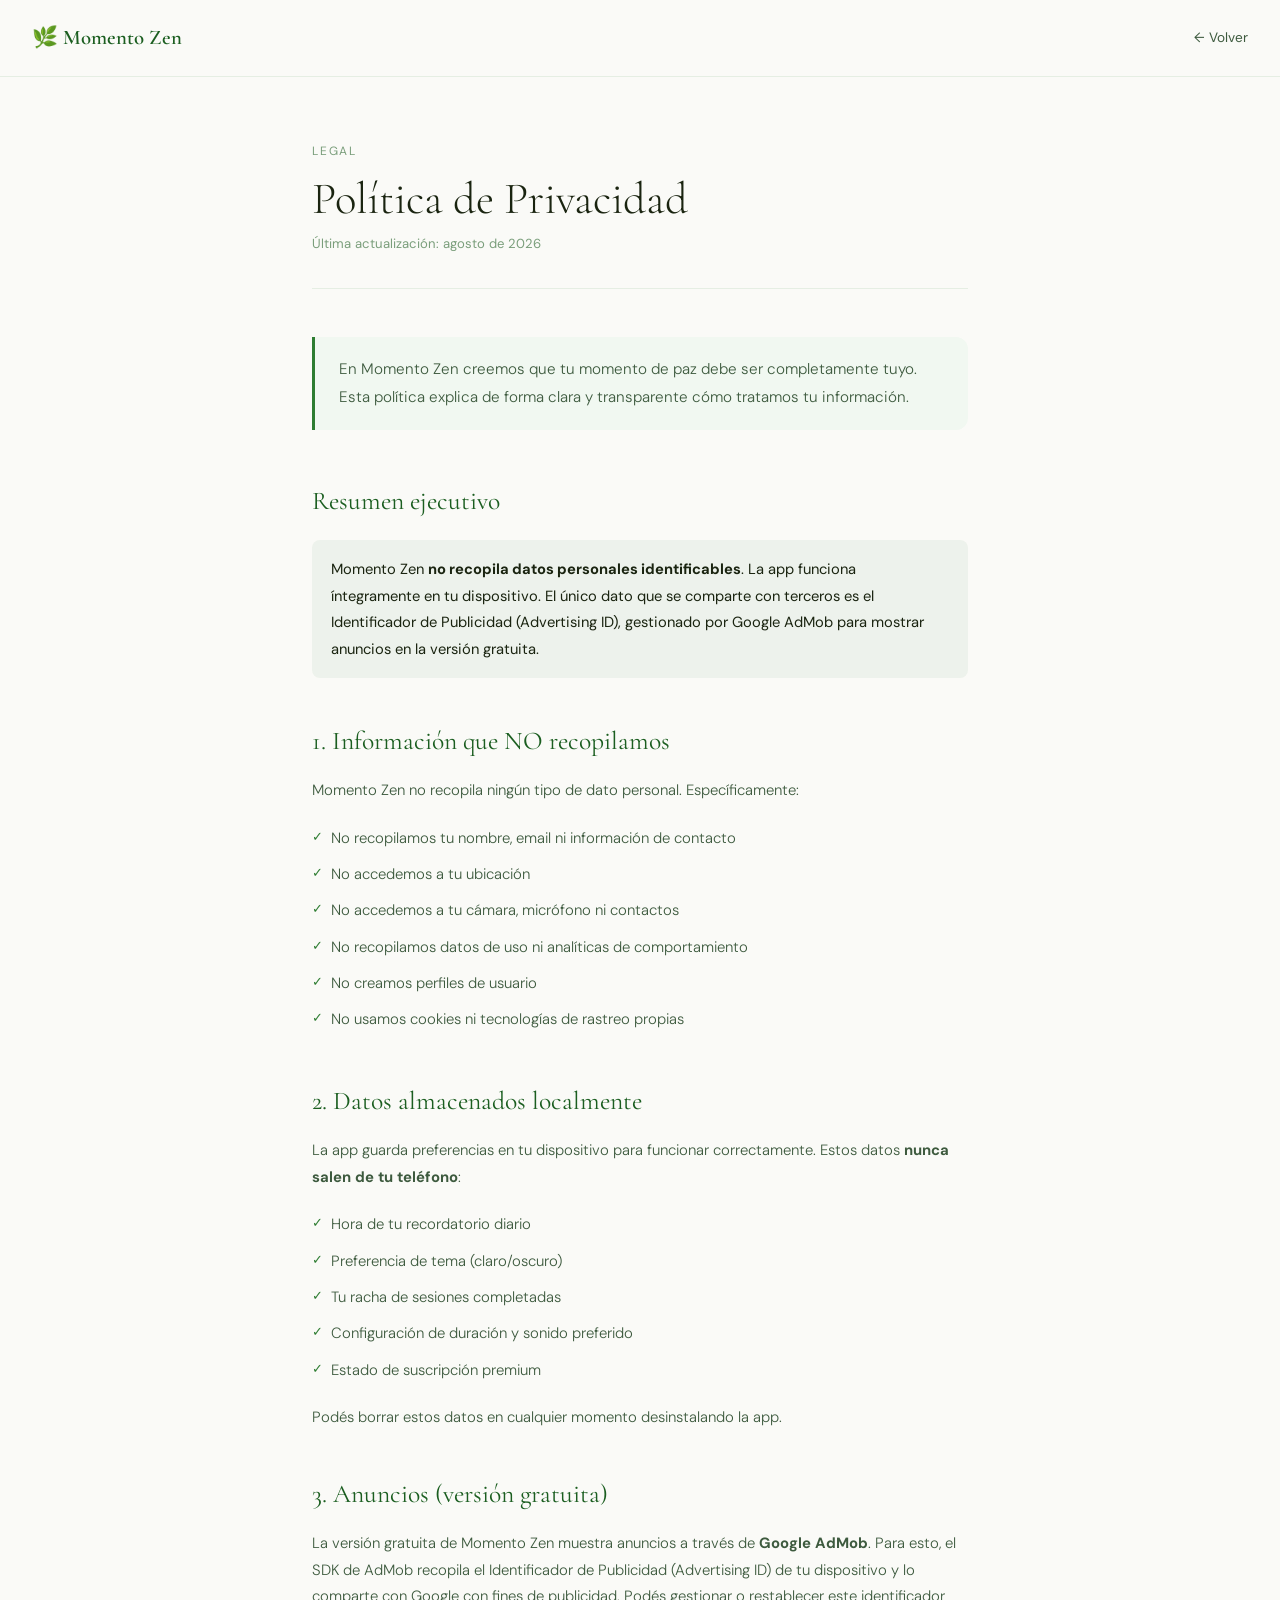
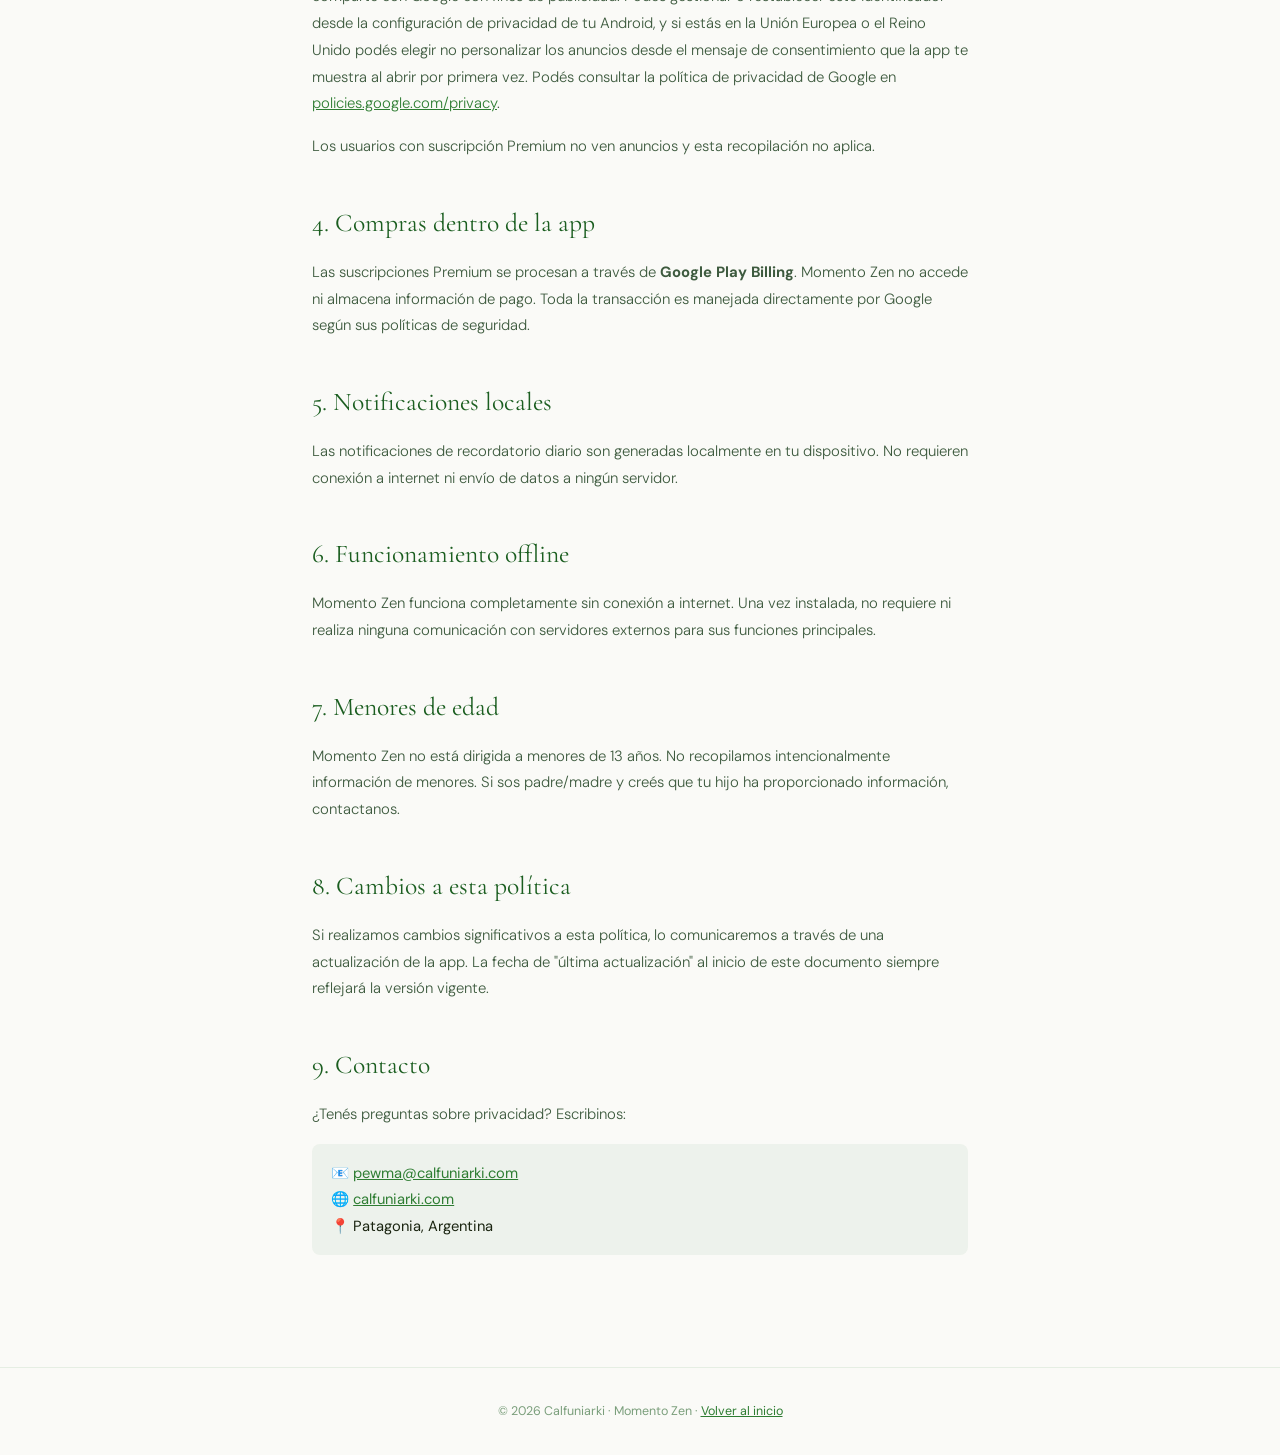
<file: momento-zen/privacidad.html>
<!DOCTYPE html>
<html lang="es">
<head>
  <!-- Google Tag Manager -->
  <script>(function(w,d,s,l,i){w[l]=w[l]||[];w[l].push({'gtm.start':
  new Date().getTime(),event:'gtm.js'});var f=d.getElementsByTagName(s)[0],
  j=d.createElement(s),dl=l!='dataLayer'?'&l='+l:'';j.async=true;j.src=
  'https://www.googletagmanager.com/gtm.js?id='+i+dl;f.parentNode.insertBefore(j,f);
  })(window,document,'script','dataLayer','GTM-WHPK6CT9');</script>
  <!-- End Google Tag Manager -->
  <meta charset="UTF-8">
  <meta name="viewport" content="width=device-width, initial-scale=1.0">
  <title>Política de Privacidad — Momento Zen</title>
  <link rel="preconnect" href="https://fonts.googleapis.com">
  <link href="https://fonts.googleapis.com/css2?family=Cormorant+Garamond:wght@300;400;600&family=DM+Sans:wght@300;400;500&display=swap" rel="stylesheet">
  <style>
    :root {
      --green-dark: #1B5E20;
      --green-mid: #2E7D32;
      --green-mist: #F1F8F1;
      --cream: #FAFAF7;
      --text-dark: #1A2410;
      --text-mid: #3D5A3E;
      --text-light: #7A9E7B;
    }
    * { margin: 0; padding: 0; box-sizing: border-box; }
    body {
      font-family: 'DM Sans', sans-serif;
      background: var(--cream);
      color: var(--text-dark);
      line-height: 1.8;
    }
    nav {
      padding: 1.2rem 2rem;
      display: flex;
      align-items: center;
      justify-content: space-between;
      border-bottom: 1px solid rgba(46,125,50,0.1);
      background: var(--cream);
    }
    .nav-logo {
      display: flex;
      align-items: center;
      gap: 0.6rem;
      text-decoration: none;
      font-family: 'Cormorant Garamond', serif;
      font-size: 1.3rem;
      font-weight: 600;
      color: var(--green-dark);
    }
    .back-link {
      font-size: 0.85rem;
      color: var(--text-mid);
      text-decoration: none;
    }
    .back-link:hover { color: var(--green-mid); }
    .container {
      max-width: 720px;
      margin: 0 auto;
      padding: 4rem 2rem 6rem;
    }
    .page-label {
      font-size: 0.75rem;
      letter-spacing: 0.15em;
      text-transform: uppercase;
      color: var(--text-light);
      margin-bottom: 0.8rem;
    }
    h1 {
      font-family: 'Cormorant Garamond', serif;
      font-size: 2.8rem;
      font-weight: 300;
      color: var(--text-dark);
      margin-bottom: 0.5rem;
      line-height: 1.1;
    }
    .update-date {
      font-size: 0.82rem;
      color: var(--text-light);
      margin-bottom: 3rem;
      padding-bottom: 2rem;
      border-bottom: 1px solid rgba(46,125,50,0.1);
    }
    .intro-box {
      background: var(--green-mist);
      border-left: 3px solid var(--green-mid);
      padding: 1.2rem 1.5rem;
      border-radius: 0 12px 12px 0;
      margin-bottom: 3rem;
      font-size: 0.95rem;
      color: var(--text-mid);
      font-weight: 300;
    }
    h2 {
      font-family: 'Cormorant Garamond', serif;
      font-size: 1.6rem;
      font-weight: 400;
      color: var(--green-dark);
      margin: 2.5rem 0 0.8rem;
    }
    p {
      font-size: 0.93rem;
      color: var(--text-mid);
      font-weight: 300;
      margin-bottom: 1rem;
    }
    ul {
      list-style: none;
      margin: 0.5rem 0 1rem 0;
    }
    ul li {
      font-size: 0.93rem;
      color: var(--text-mid);
      font-weight: 300;
      padding: 0.3rem 0;
      padding-left: 1.2rem;
      position: relative;
    }
    ul li::before {
      content: '✓';
      position: absolute;
      left: 0;
      color: var(--green-mid);
      font-size: 0.8rem;
    }
    .highlight {
      background: rgba(46,125,50,0.06);
      border-radius: 8px;
      padding: 1rem 1.2rem;
      margin: 1rem 0;
      font-size: 0.92rem;
      color: var(--text-dark);
      font-weight: 400;
    }
    a { color: var(--green-mid); }
    footer {
      text-align: center;
      padding: 2rem;
      font-size: 0.78rem;
      color: var(--text-light);
      border-top: 1px solid rgba(46,125,50,0.1);
    }
  </style>
  <!-- Google Analytics -->
</head>
<body>
  <!-- Google Tag Manager (noscript) -->
  <noscript><iframe src="https://www.googletagmanager.com/ns.html?id=GTM-WHPK6CT9"
  height="0" width="0" style="display:none;visibility:hidden"></iframe></noscript>
  <!-- End Google Tag Manager (noscript) -->

  <nav>
    <a href="index.html" class="nav-logo">🌿 Momento Zen</a>
    <a href="index.html" class="back-link">← Volver</a>
  </nav>

  <div class="container">
    <div class="page-label">Legal</div>
    <h1>Política de Privacidad</h1>
    <div class="update-date">Última actualización: agosto de 2026</div>

    <div class="intro-box">
      En Momento Zen creemos que tu momento de paz debe ser completamente tuyo. Esta política explica de forma clara y transparente cómo tratamos tu información.
    </div>

    <h2>Resumen ejecutivo</h2>
    <div class="highlight">
      Momento Zen <strong>no recopila datos personales identificables</strong>. La app funciona íntegramente en tu dispositivo. El único dato que se comparte con terceros es el Identificador de Publicidad (Advertising ID), gestionado por Google AdMob para mostrar anuncios en la versión gratuita.
    </div>

    <h2>1. Información que NO recopilamos</h2>
    <p>Momento Zen no recopila ningún tipo de dato personal. Específicamente:</p>
    <ul>
      <li>No recopilamos tu nombre, email ni información de contacto</li>
      <li>No accedemos a tu ubicación</li>
      <li>No accedemos a tu cámara, micrófono ni contactos</li>
      <li>No recopilamos datos de uso ni analíticas de comportamiento</li>
      <li>No creamos perfiles de usuario</li>
      <li>No usamos cookies ni tecnologías de rastreo propias</li>
    </ul>

    <h2>2. Datos almacenados localmente</h2>
    <p>La app guarda preferencias en tu dispositivo para funcionar correctamente. Estos datos <strong>nunca salen de tu teléfono</strong>:</p>
    <ul>
      <li>Hora de tu recordatorio diario</li>
      <li>Preferencia de tema (claro/oscuro)</li>
      <li>Tu racha de sesiones completadas</li>
      <li>Configuración de duración y sonido preferido</li>
      <li>Estado de suscripción premium</li>
    </ul>
    <p>Podés borrar estos datos en cualquier momento desinstalando la app.</p>

    <h2>3. Anuncios (versión gratuita)</h2>
    <p>La versión gratuita de Momento Zen muestra anuncios a través de <strong>Google AdMob</strong>. Para esto, el SDK de AdMob recopila el Identificador de Publicidad (Advertising ID) de tu dispositivo y lo comparte con Google con fines de publicidad. Podés gestionar o restablecer este identificador desde la configuración de privacidad de tu Android, y si estás en la Unión Europea o el Reino Unido podés elegir no personalizar los anuncios desde el mensaje de consentimiento que la app te muestra al abrir por primera vez. Podés consultar la política de privacidad de Google en <a href="https://policies.google.com/privacy" target="_blank">policies.google.com/privacy</a>.</p>
    <p>Los usuarios con suscripción Premium no ven anuncios y esta recopilación no aplica.</p>

    <h2>4. Compras dentro de la app</h2>
    <p>Las suscripciones Premium se procesan a través de <strong>Google Play Billing</strong>. Momento Zen no accede ni almacena información de pago. Toda la transacción es manejada directamente por Google según sus políticas de seguridad.</p>

    <h2>5. Notificaciones locales</h2>
    <p>Las notificaciones de recordatorio diario son generadas localmente en tu dispositivo. No requieren conexión a internet ni envío de datos a ningún servidor.</p>

    <h2>6. Funcionamiento offline</h2>
    <p>Momento Zen funciona completamente sin conexión a internet. Una vez instalada, no requiere ni realiza ninguna comunicación con servidores externos para sus funciones principales.</p>

    <h2>7. Menores de edad</h2>
    <p>Momento Zen no está dirigida a menores de 13 años. No recopilamos intencionalmente información de menores. Si sos padre/madre y creés que tu hijo ha proporcionado información, contactanos.</p>

    <h2>8. Cambios a esta política</h2>
    <p>Si realizamos cambios significativos a esta política, lo comunicaremos a través de una actualización de la app. La fecha de "última actualización" al inicio de este documento siempre reflejará la versión vigente.</p>

    <h2>9. Contacto</h2>
    <p>¿Tenés preguntas sobre privacidad? Escribinos:</p>
    <div class="highlight">
      📧 <a href="mailto:pewma@calfuniarki.com">pewma@calfuniarki.com</a><br>
      🌐 <a href="https://calfuniarki.com">calfuniarki.com</a><br>
      📍 Patagonia, Argentina
    </div>

  </div>

  <footer>
    © 2026 Calfuniarki · Momento Zen · <a href="index.html">Volver al inicio</a>
  </footer>

</body>
</html>
</file>
<file: styles.css>
/* ============================================================
   Calfuniarki — Crear es creer
   Design tokens & global styles
   ============================================================ */

/* --- Fonts --- */
@import url('https://fonts.googleapis.com/css2?family=Inter:wght@300;400;500;600;700&family=Playfair+Display:ital,wght@0,400;0,600;0,700;1,400&display=swap');

/* --- Custom Properties --- */
:root {
  --bg:        #0A1628;
  --bg-light:  #0F1D32;
  --bg-card:   #111F36;
  --surface:   rgba(255,255,255,.03);
  --border:    rgba(255,255,255,.07);
  --border-h:  rgba(200,164,92,.3);
  --blue:      #007AFF;
  --blue-glow: rgba(0,122,255,.15);
  --gold:      #C8A45C;
  --gold-soft: rgba(200,164,92,.12);
  --text:      #C8D0DE;
  --text-dim:  #6B7A90;
  --text-bright:#EAEEF4;
  --white:     #fff;
  --serif:     'Playfair Display', Georgia, 'Times New Roman', serif;
  --sans:      'Inter', 'Segoe UI', system-ui, -apple-system, sans-serif;
  --ease:      cubic-bezier(.25,.46,.45,.94);
  --ease-out:  cubic-bezier(.16,1,.3,1);
}

/* --- Reset --- */
*,*::before,*::after { box-sizing:border-box; margin:0; padding:0 }
html { scroll-behavior:smooth; font-size:16px; scroll-padding-top:5rem }
body {
  font-family: var(--sans);
  background: var(--bg);
  color: var(--text);
  line-height: 1.7;
  -webkit-font-smoothing: antialiased;
  -moz-osx-font-smoothing: grayscale;
  overflow-x: hidden;
}
a { color: var(--blue); text-decoration:none; transition: color .25s var(--ease) }
a:hover { color: #4DA3FF }
img { max-width:100%; display:block }
ul { list-style: none }

/* --- Layout --- */
.container { max-width:1040px; margin:0 auto; padding:0 1.5rem }

/* ============================================================
   HEADER
   ============================================================ */
.site-header {
  position: fixed; top:0; left:0; right:0; z-index:200;
  padding: .85rem 0;
  background: rgba(10,22,40,.6);
  backdrop-filter: blur(20px);
  -webkit-backdrop-filter: blur(20px);
  border-bottom: 1px solid var(--border);
  transition: background .4s, padding .3s;
}
.site-header.scrolled {
  background: rgba(10,22,40,.92);
  padding: .6rem 0;
}
.site-header .container {
  display:flex; align-items:center; justify-content:space-between;
}
.logo {
  font-family: var(--serif);
  font-size: 1.25rem; font-weight:700;
  color: var(--white); letter-spacing:.3px;
}
.logo span { color: var(--gold) }

/* Desktop nav */
.nav-links { display:flex; gap:1.75rem; align-items:center }
.nav-links a {
  font-size:.88rem; font-weight:500; color:var(--text-dim);
  position:relative; transition: color .25s;
}
.nav-links a::after {
  content:''; position:absolute; bottom:-4px; left:0; width:0; height:2px;
  background:var(--gold); transition: width .3s var(--ease-out);
}
.nav-links a:hover, .nav-links a.active { color:var(--white) }
.nav-links a:hover::after, .nav-links a.active::after { width:100% }

/* Hamburger */
.menu-toggle {
  display:none; background:none; border:none; cursor:pointer;
  width:28px; height:20px; position:relative; z-index:210;
}
.menu-toggle span {
  display:block; width:100%; height:2px; background:var(--white);
  position:absolute; left:0; transition: all .3s var(--ease);
}
.menu-toggle span:nth-child(1) { top:0 }
.menu-toggle span:nth-child(2) { top:9px }
.menu-toggle span:nth-child(3) { top:18px }
.menu-toggle.open span:nth-child(1) { top:9px; transform:rotate(45deg) }
.menu-toggle.open span:nth-child(2) { opacity:0 }
.menu-toggle.open span:nth-child(3) { top:9px; transform:rotate(-45deg) }

@media(max-width:740px) {
  .menu-toggle { display:block }
  .nav-links {
    position:fixed; top:0; right:0; width:min(300px,80vw); height:100vh;
    background:var(--bg-light); flex-direction:column; justify-content:center;
    gap:2rem; padding:2rem; z-index:210;
    transform:translateX(100%); transition:transform .4s var(--ease-out);
    border-left:1px solid var(--border);
    z-index:205;
  }
  .nav-links.open { transform:translateX(0) }
  .nav-links a { font-size:1.15rem }
  .nav-links a::after { display:none }
  .nav-overlay {
    position:fixed; inset:0; background:rgba(0,0,0,.5);
    opacity:0; pointer-events:none; transition:opacity .3s; z-index:200;
  }
  .nav-overlay.open { opacity:1; pointer-events:auto }
}

/* ============================================================
   HERO — Landing
   ============================================================ */
.hero {
  min-height:100vh; display:flex; align-items:center; justify-content:center;
  text-align:center; position:relative; overflow:hidden;
  padding:6rem 1.5rem 4rem;
}
.hero::before {
  content:''; position:absolute; inset:0;
  background:
    radial-gradient(ellipse 60% 50% at 50% 40%, var(--blue-glow), transparent),
    radial-gradient(ellipse 40% 30% at 70% 60%, var(--gold-soft), transparent);
  pointer-events:none; opacity:.7;
}
.hero-content { position:relative; z-index:1; max-width:680px }
.hero h1 {
  font-family:var(--serif); font-size:clamp(3rem,8vw,5.5rem);
  font-weight:700; color:var(--white); letter-spacing:-1px;
  line-height:1.05; margin-bottom:.3rem;
}
.hero .slogan {
  font-family:var(--serif); font-style:italic;
  font-size:clamp(1.1rem,2.5vw,1.5rem);
  color:var(--gold); margin-bottom:1.25rem;
}
.hero .subtitle {
  font-size:clamp(.95rem,1.8vw,1.15rem);
  color:var(--text-dim); margin-bottom:.75rem;
  letter-spacing:.5px;
}
.hero .location {
  font-size:.88rem; color:var(--text-dim); opacity:.7;
  margin-bottom:2.5rem;
}
.hero-nav { display:flex; flex-wrap:wrap; gap:.75rem; justify-content:center }
.hero-nav a {
  padding:.65rem 1.5rem; border-radius:10px;
  font-size:.88rem; font-weight:600;
  border:1px solid var(--border); color:var(--text);
  transition: all .3s var(--ease);
}
.hero-nav a:hover {
  border-color:var(--gold); color:var(--gold);
  background:var(--gold-soft);
}

/* Scroll indicator */
.scroll-hint {
  position:absolute; bottom:2rem; left:50%; transform:translateX(-50%);
  display:flex; flex-direction:column; align-items:center; gap:.4rem;
  color:var(--text-dim); font-size:.72rem; letter-spacing:1px; text-transform:uppercase;
  animation: float 2.5s ease-in-out infinite;
}
.scroll-hint .arrow { font-size:1.1rem }
@keyframes float {
  0%,100% { transform:translateX(-50%) translateY(0) }
  50% { transform:translateX(-50%) translateY(6px) }
}

/* ============================================================
   PAGE HERO (subpages)
   ============================================================ */
.page-hero {
  padding:8rem 0 3rem; text-align:center;
  position:relative; overflow:hidden;
}
.page-hero::before {
  content:''; position:absolute; inset:0;
  background: radial-gradient(ellipse 50% 40% at 50% 30%, var(--blue-glow), transparent);
  pointer-events:none;
}
.page-hero h1 {
  font-family:var(--serif);
  font-size:clamp(2.2rem,5vw,3.4rem);
  font-weight:700; color:var(--white); position:relative;
  margin-bottom:.35rem;
}
.page-hero .tagline {
  font-family:var(--serif); font-style:italic;
  color:var(--gold); font-size:1.05rem; position:relative;
}

/* ============================================================
   SECTIONS
   ============================================================ */
.section { padding:4rem 0 }
.section + .section { border-top:1px solid var(--border) }

.section-label {
  font-size:.72rem; text-transform:uppercase; letter-spacing:2.5px;
  color:var(--gold); font-weight:600; margin-bottom:.5rem;
}
.section-title {
  font-family:var(--serif); font-size:clamp(1.5rem,3.5vw,2rem);
  font-weight:700; color:var(--white); margin-bottom:.35rem;
}
.section-desc {
  color:var(--text-dim); max-width:600px; font-size:.95rem;
  margin-bottom:2rem;
}

/* ============================================================
   CARDS
   ============================================================ */
.card {
  background: linear-gradient(160deg, rgba(255,255,255,.04), rgba(255,255,255,.01));
  border:1px solid var(--border);
  border-radius:16px; padding:2rem 1.75rem;
  transition: transform .35s var(--ease), border-color .35s;
}
.card:hover {
  transform:translateY(-3px);
  border-color:var(--border-h);
}
.card h3 {
  font-family:var(--serif);
  font-size:1.3rem; color:var(--white); margin-bottom:.15rem;
}
.card .card-tag {
  font-size:.82rem; color:var(--gold); margin-bottom:.75rem;
  font-style:italic;
}
.card p { font-size:.92rem; color:var(--text-dim); margin-bottom:.5rem }
.card p:last-of-type { margin-bottom:1.25rem }

/* Grid */
.grid-2 { display:grid; grid-template-columns:1fr; gap:1.5rem }
@media(min-width:640px) { .grid-2 { grid-template-columns:1fr 1fr } }

.grid-3 { display:grid; grid-template-columns:1fr; gap:1.25rem }
@media(min-width:640px) { .grid-3 { grid-template-columns:1fr 1fr } }
@media(min-width:860px) { .grid-3 { grid-template-columns:1fr 1fr 1fr } }

/* ============================================================
   FEATURES
   ============================================================ */
.feature {
  background:var(--surface); border:1px solid var(--border);
  border-radius:12px; padding:1.5rem;
  transition: border-color .3s;
}
.feature:hover { border-color:var(--border-h) }
.feature .icon { font-size:1.5rem; margin-bottom:.5rem }
.feature h3 { font-size:.95rem; color:var(--white); margin-bottom:.3rem; font-family:var(--sans); font-weight:600 }
.feature p { font-size:.84rem; color:var(--text-dim); line-height:1.6 }

/* ============================================================
   CONCEPT TAGS
   ============================================================ */
.tags { display:flex; flex-wrap:wrap; gap:.5rem; margin-top:1.5rem }
.tag {
  padding:.35rem .85rem; border-radius:20px; font-size:.78rem; font-weight:500;
  background:var(--gold-soft); color:var(--gold); border:1px solid rgba(200,164,92,.2);
}

/* ============================================================
   TIMELINE
   ============================================================ */
.timeline { position:relative; padding-left:2rem }
.timeline::before {
  content:''; position:absolute; left:6px; top:.5rem; bottom:.5rem;
  width:2px; background:var(--border);
}
.timeline-item { position:relative; margin-bottom:2.5rem }
.timeline-item::before {
  content:''; position:absolute; left:-2rem; top:.6rem;
  width:10px; height:10px; border-radius:50%;
  background:var(--gold); border:2px solid var(--bg);
  box-shadow:0 0 0 3px var(--gold-soft);
}
.timeline-item h3 {
  font-family:var(--serif); font-size:1.15rem;
  color:var(--white); margin-bottom:.15rem;
}
.timeline-item .meta {
  font-size:.82rem; color:var(--gold); margin-bottom:.5rem;
}
.timeline-item p { font-size:.9rem; color:var(--text-dim) }
.timeline-item ul { padding-left:1.25rem; margin-top:.5rem }
.timeline-item li {
  font-size:.88rem; color:var(--text-dim); margin-bottom:.3rem;
  list-style:disc;
}

/* ============================================================
   BUTTONS
   ============================================================ */
.btn {
  display:inline-flex; align-items:center; gap:.4rem;
  padding:.7rem 1.6rem; border-radius:10px;
  font-size:.88rem; font-weight:600;
  transition: all .25s var(--ease);
}
.btn:active { transform:scale(.97) }
.btn-primary { background:var(--blue); color:var(--white) }
.btn-primary:hover { background:#0062CC; color:var(--white) }
.btn-gold { background:linear-gradient(135deg,#C8A45C,#A8883E); color:var(--bg) }
.btn-gold:hover { background:linear-gradient(135deg,#D4B46C,#B8984E); color:var(--bg) }
.btn-outline {
  border:1px solid var(--border); color:var(--text);
  background:transparent;
}
.btn-outline:hover { border-color:var(--gold); color:var(--gold); background:var(--gold-soft) }
.btn-sm { padding:.5rem 1.1rem; font-size:.82rem }

/* ============================================================
   PRIVACY POLICY
   ============================================================ */
.privacy { border-top:1px solid var(--border); padding-top:3rem; margin-top:2.5rem }
.privacy h2 { font-family:var(--serif); font-size:1.4rem; color:var(--white); margin-bottom:1.25rem }
.privacy h3 { font-size:1rem; color:var(--gold); margin:1.5rem 0 .5rem; font-family:var(--sans); font-weight:600 }
.privacy p { font-size:.88rem; color:var(--text-dim); margin-bottom:.75rem }
.privacy ul { padding-left:1.25rem; margin-bottom:.75rem }
.privacy li { font-size:.88rem; color:var(--text-dim); margin-bottom:.35rem; list-style:disc }

/* ============================================================
   QUOTE / HIGHLIGHT
   ============================================================ */
.highlight-box {
  background:var(--gold-soft); border-left:3px solid var(--gold);
  border-radius:0 12px 12px 0; padding:1.25rem 1.5rem;
  margin:1.5rem 0;
}
.highlight-box p {
  font-family:var(--serif); font-style:italic;
  font-size:.95rem; color:var(--gold); line-height:1.7;
}

/* ============================================================
   FOOTER
   ============================================================ */
.site-footer {
  border-top:1px solid var(--border);
  padding:3rem 0 2rem; margin-top:3rem;
  text-align:center;
}
.footer-links { display:flex; flex-wrap:wrap; justify-content:center; gap:1.25rem; margin-bottom:1rem }
.footer-links a { font-size:.85rem; color:var(--text-dim) }
.footer-links a:hover { color:var(--gold) }
.site-footer .brand {
  font-family:var(--serif); font-size:.9rem;
  color:var(--text-dim); margin-bottom:.25rem;
}
.site-footer .brand span { color:var(--gold) }
.site-footer .copy { font-size:.75rem; color:#3A4558 }

/* ============================================================
   SCROLL REVEAL
   Requires body.js-ready (set by main.js) to hide elements.
   Without JS, everything is visible by default.
   ============================================================ */
body.js-ready .reveal {
  opacity:0; transform:translateY(24px);
  transition: opacity .7s var(--ease), transform .7s var(--ease);
}
body.js-ready .reveal.visible {
  opacity:1; transform:translateY(0);
}
body.js-ready .reveal.delay-1 { transition-delay:.1s }
body.js-ready .reveal.delay-2 { transition-delay:.2s }
body.js-ready .reveal.delay-3 { transition-delay:.3s }
body.js-ready .reveal.delay-4 { transition-delay:.4s }

/* ============================================================
   UTILITIES
   ============================================================ */
.text-center { text-align:center }
.mt-1 { margin-top:1rem }
.mt-2 { margin-top:2rem }
.mt-3 { margin-top:3rem }
.mb-1 { margin-bottom:1rem }
.mb-2 { margin-bottom:2rem }
.flex-center { display:flex; justify-content:center; gap:.75rem; flex-wrap:wrap }

/* ============================================================
   IMAGES
   ============================================================ */

/* Hero background image */
.hero--bg {
  background-size:cover; background-position:center; background-repeat:no-repeat;
}
.hero--bg::after {
  content:''; position:absolute; inset:0;
  background: linear-gradient(
    to bottom,
    rgba(10,22,40,.82) 0%,
    rgba(10,22,40,.7) 40%,
    rgba(10,22,40,.88) 100%
  );
  z-index:0;
}
.hero--bg::before { z-index:1 }

/* Profile photo */
.profile-photo {
  width:140px; height:140px; border-radius:50%;
  object-fit:cover; object-position:center top;
  border:3px solid var(--gold);
  box-shadow:0 0 30px rgba(200,164,92,.15);
  margin:0 auto 1.5rem;
}

/* Section image — wide cinematic */
.img-wide {
  width:100%; border-radius:16px;
  overflow:hidden; margin:2rem 0;
  border:1px solid var(--border);
}
.img-wide img {
  width:100%; height:auto; display:block;
  object-fit:cover;
}
.img-wide.img-cinematic img { max-height:400px }

/* Image with caption */
.img-figure { margin:2rem 0 }
.img-figure img {
  width:100%; border-radius:12px;
  border:1px solid var(--border);
  object-fit:cover;
}
.img-figure figcaption {
  font-size:.78rem; color:var(--text-dim);
  margin-top:.5rem; font-style:italic;
  text-align:center;
}

/* Image gallery — 2 col */
.img-gallery {
  display:grid; grid-template-columns:1fr; gap:1rem; margin:2rem 0;
}
@media(min-width:640px) { .img-gallery { grid-template-columns:1fr 1fr } }
.img-gallery img {
  width:100%; height:240px; object-fit:cover;
  border-radius:12px; border:1px solid var(--border);
}
@media(min-width:640px) {
  .img-gallery img { height:280px }
}

/* App icon */
.app-icon {
  width:80px; height:80px; border-radius:18px;
  object-fit:cover; border:1px solid var(--border);
  box-shadow:0 4px 20px rgba(0,0,0,.3);
}
.app-header {
  display:flex; align-items:center; gap:1.25rem;
  margin-bottom:1rem;
}
.app-header h2 { margin-bottom:0 }

/* App feature graphic */
.img-feature-graphic {
  width:100%; border-radius:12px;
  border:1px solid var(--border);
  margin:1.5rem 0;
}

/* Screenshot row */
.screenshot-row {
  display:flex; gap:1rem; overflow-x:auto;
  padding:1rem 0; margin:1.5rem 0;
  scrollbar-width:thin;
  scrollbar-color:var(--border) transparent;
}
.screenshot-row img {
  height:360px; width:auto; border-radius:12px;
  border:1px solid var(--border);
  flex-shrink:0;
}
@media(max-width:640px) {
  .screenshot-row img { height:280px }
}

/* App mockup centered */
.img-mockup {
  max-width:360px; margin:2rem auto;
  border-radius:20px;
  border:1px solid var(--border);
  box-shadow:0 8px 40px rgba(0,0,0,.3);
}

/* ============================================================
   AMBIENT PARTICLES (canvas background)
   ============================================================ */
#particles {
  position:fixed; inset:0; z-index:0; pointer-events:none; opacity:.4;
}
main, .site-footer { position:relative; z-index:1 }
</file>
<file: capsula-de-espera/assets/site-local.css>
/* ============================================================
   Calfuniarki — Crear es creer
   Design tokens & global styles
   ============================================================ */

/* --- Fonts --- */
/* Copia de ../styles.css para la página Cápsula de Espera, con las fuentes (Inter y Playfair Display, licencia OFL)
   alojadas en assets/fonts/ en lugar de pedirlas a Google Fonts. Si cambia ../styles.css, actualizar esta copia. */
@font-face{font-family:'Inter';font-style:normal;font-weight:300;font-display:swap;src:url('fonts/inter-latin-300-normal.woff2') format('woff2')}
@font-face{font-family:'Inter';font-style:normal;font-weight:400;font-display:swap;src:url('fonts/inter-latin-400-normal.woff2') format('woff2')}
@font-face{font-family:'Inter';font-style:normal;font-weight:500;font-display:swap;src:url('fonts/inter-latin-500-normal.woff2') format('woff2')}
@font-face{font-family:'Inter';font-style:normal;font-weight:600;font-display:swap;src:url('fonts/inter-latin-600-normal.woff2') format('woff2')}
@font-face{font-family:'Inter';font-style:normal;font-weight:700;font-display:swap;src:url('fonts/inter-latin-700-normal.woff2') format('woff2')}
@font-face{font-family:'Playfair Display';font-style:normal;font-weight:400;font-display:swap;src:url('fonts/playfair-display-latin-400-normal.woff2') format('woff2')}
@font-face{font-family:'Playfair Display';font-style:normal;font-weight:600;font-display:swap;src:url('fonts/playfair-display-latin-600-normal.woff2') format('woff2')}
@font-face{font-family:'Playfair Display';font-style:normal;font-weight:700;font-display:swap;src:url('fonts/playfair-display-latin-700-normal.woff2') format('woff2')}
@font-face{font-family:'Playfair Display';font-style:italic;font-weight:400;font-display:swap;src:url('fonts/playfair-display-latin-400-italic.woff2') format('woff2')}

/* --- Custom Properties --- */
:root {
  --bg:        #0A1628;
  --bg-light:  #0F1D32;
  --bg-card:   #111F36;
  --surface:   rgba(255,255,255,.03);
  --border:    rgba(255,255,255,.07);
  --border-h:  rgba(200,164,92,.3);
  --blue:      #007AFF;
  --blue-glow: rgba(0,122,255,.15);
  --gold:      #C8A45C;
  --gold-soft: rgba(200,164,92,.12);
  --text:      #C8D0DE;
  --text-dim:  #6B7A90;
  --text-bright:#EAEEF4;
  --white:     #fff;
  --serif:     'Playfair Display', Georgia, 'Times New Roman', serif;
  --sans:      'Inter', 'Segoe UI', system-ui, -apple-system, sans-serif;
  --ease:      cubic-bezier(.25,.46,.45,.94);
  --ease-out:  cubic-bezier(.16,1,.3,1);
}

/* --- Reset --- */
*,*::before,*::after { box-sizing:border-box; margin:0; padding:0 }
html { scroll-behavior:smooth; font-size:16px; scroll-padding-top:5rem }
body {
  font-family: var(--sans);
  background: var(--bg);
  color: var(--text);
  line-height: 1.7;
  -webkit-font-smoothing: antialiased;
  -moz-osx-font-smoothing: grayscale;
  overflow-x: hidden;
}
a { color: var(--blue); text-decoration:none; transition: color .25s var(--ease) }
a:hover { color: #4DA3FF }
img { max-width:100%; display:block }
ul { list-style: none }

/* --- Layout --- */
.container { max-width:1040px; margin:0 auto; padding:0 1.5rem }

/* ============================================================
   HEADER
   ============================================================ */
.site-header {
  position: fixed; top:0; left:0; right:0; z-index:200;
  padding: .85rem 0;
  background: rgba(10,22,40,.6);
  backdrop-filter: blur(20px);
  -webkit-backdrop-filter: blur(20px);
  border-bottom: 1px solid var(--border);
  transition: background .4s, padding .3s;
}
.site-header.scrolled {
  background: rgba(10,22,40,.92);
  padding: .6rem 0;
}
.site-header .container {
  display:flex; align-items:center; justify-content:space-between;
}
.logo {
  font-family: var(--serif);
  font-size: 1.25rem; font-weight:700;
  color: var(--white); letter-spacing:.3px;
}
.logo span { color: var(--gold) }

/* Desktop nav */
.nav-links { display:flex; gap:1.75rem; align-items:center }
.nav-links a {
  font-size:.88rem; font-weight:500; color:var(--text-dim);
  position:relative; transition: color .25s;
}
.nav-links a::after {
  content:''; position:absolute; bottom:-4px; left:0; width:0; height:2px;
  background:var(--gold); transition: width .3s var(--ease-out);
}
.nav-links a:hover, .nav-links a.active { color:var(--white) }
.nav-links a:hover::after, .nav-links a.active::after { width:100% }

/* Hamburger */
.menu-toggle {
  display:none; background:none; border:none; cursor:pointer;
  width:28px; height:20px; position:relative; z-index:210;
}
.menu-toggle span {
  display:block; width:100%; height:2px; background:var(--white);
  position:absolute; left:0; transition: all .3s var(--ease);
}
.menu-toggle span:nth-child(1) { top:0 }
.menu-toggle span:nth-child(2) { top:9px }
.menu-toggle span:nth-child(3) { top:18px }
.menu-toggle.open span:nth-child(1) { top:9px; transform:rotate(45deg) }
.menu-toggle.open span:nth-child(2) { opacity:0 }
.menu-toggle.open span:nth-child(3) { top:9px; transform:rotate(-45deg) }

@media(max-width:740px) {
  .menu-toggle { display:block }
  .nav-links {
    position:fixed; top:0; right:0; width:min(300px,80vw); height:100vh;
    background:var(--bg-light); flex-direction:column; justify-content:center;
    gap:2rem; padding:2rem; z-index:210;
    transform:translateX(100%); transition:transform .4s var(--ease-out);
    border-left:1px solid var(--border);
    z-index:205;
  }
  .nav-links.open { transform:translateX(0) }
  .nav-links a { font-size:1.15rem }
  .nav-links a::after { display:none }
  .nav-overlay {
    position:fixed; inset:0; background:rgba(0,0,0,.5);
    opacity:0; pointer-events:none; transition:opacity .3s; z-index:200;
  }
  .nav-overlay.open { opacity:1; pointer-events:auto }
}

/* ============================================================
   HERO — Landing
   ============================================================ */
.hero {
  min-height:100vh; display:flex; align-items:center; justify-content:center;
  text-align:center; position:relative; overflow:hidden;
  padding:6rem 1.5rem 4rem;
}
.hero::before {
  content:''; position:absolute; inset:0;
  background:
    radial-gradient(ellipse 60% 50% at 50% 40%, var(--blue-glow), transparent),
    radial-gradient(ellipse 40% 30% at 70% 60%, var(--gold-soft), transparent);
  pointer-events:none; opacity:.7;
}
.hero-content { position:relative; z-index:1; max-width:680px }
.hero h1 {
  font-family:var(--serif); font-size:clamp(3rem,8vw,5.5rem);
  font-weight:700; color:var(--white); letter-spacing:-1px;
  line-height:1.05; margin-bottom:.3rem;
}
.hero .slogan {
  font-family:var(--serif); font-style:italic;
  font-size:clamp(1.1rem,2.5vw,1.5rem);
  color:var(--gold); margin-bottom:1.25rem;
}
.hero .subtitle {
  font-size:clamp(.95rem,1.8vw,1.15rem);
  color:var(--text-dim); margin-bottom:.75rem;
  letter-spacing:.5px;
}
.hero .location {
  font-size:.88rem; color:var(--text-dim); opacity:.7;
  margin-bottom:2.5rem;
}
.hero-nav { display:flex; flex-wrap:wrap; gap:.75rem; justify-content:center }
.hero-nav a {
  padding:.65rem 1.5rem; border-radius:10px;
  font-size:.88rem; font-weight:600;
  border:1px solid var(--border); color:var(--text);
  transition: all .3s var(--ease);
}
.hero-nav a:hover {
  border-color:var(--gold); color:var(--gold);
  background:var(--gold-soft);
}

/* Scroll indicator */
.scroll-hint {
  position:absolute; bottom:2rem; left:50%; transform:translateX(-50%);
  display:flex; flex-direction:column; align-items:center; gap:.4rem;
  color:var(--text-dim); font-size:.72rem; letter-spacing:1px; text-transform:uppercase;
  animation: float 2.5s ease-in-out infinite;
}
.scroll-hint .arrow { font-size:1.1rem }
@keyframes float {
  0%,100% { transform:translateX(-50%) translateY(0) }
  50% { transform:translateX(-50%) translateY(6px) }
}

/* ============================================================
   PAGE HERO (subpages)
   ============================================================ */
.page-hero {
  padding:8rem 0 3rem; text-align:center;
  position:relative; overflow:hidden;
}
.page-hero::before {
  content:''; position:absolute; inset:0;
  background: radial-gradient(ellipse 50% 40% at 50% 30%, var(--blue-glow), transparent);
  pointer-events:none;
}
.page-hero h1 {
  font-family:var(--serif);
  font-size:clamp(2.2rem,5vw,3.4rem);
  font-weight:700; color:var(--white); position:relative;
  margin-bottom:.35rem;
}
.page-hero .tagline {
  font-family:var(--serif); font-style:italic;
  color:var(--gold); font-size:1.05rem; position:relative;
}

/* ============================================================
   SECTIONS
   ============================================================ */
.section { padding:4rem 0 }
.section + .section { border-top:1px solid var(--border) }

.section-label {
  font-size:.72rem; text-transform:uppercase; letter-spacing:2.5px;
  color:var(--gold); font-weight:600; margin-bottom:.5rem;
}
.section-title {
  font-family:var(--serif); font-size:clamp(1.5rem,3.5vw,2rem);
  font-weight:700; color:var(--white); margin-bottom:.35rem;
}
.section-desc {
  color:var(--text-dim); max-width:600px; font-size:.95rem;
  margin-bottom:2rem;
}

/* ============================================================
   CARDS
   ============================================================ */
.card {
  background: linear-gradient(160deg, rgba(255,255,255,.04), rgba(255,255,255,.01));
  border:1px solid var(--border);
  border-radius:16px; padding:2rem 1.75rem;
  transition: transform .35s var(--ease), border-color .35s;
}
.card:hover {
  transform:translateY(-3px);
  border-color:var(--border-h);
}
.card h3 {
  font-family:var(--serif);
  font-size:1.3rem; color:var(--white); margin-bottom:.15rem;
}
.card .card-tag {
  font-size:.82rem; color:var(--gold); margin-bottom:.75rem;
  font-style:italic;
}
.card p { font-size:.92rem; color:var(--text-dim); margin-bottom:.5rem }
.card p:last-of-type { margin-bottom:1.25rem }

/* Grid */
.grid-2 { display:grid; grid-template-columns:1fr; gap:1.5rem }
@media(min-width:640px) { .grid-2 { grid-template-columns:1fr 1fr } }

.grid-3 { display:grid; grid-template-columns:1fr; gap:1.25rem }
@media(min-width:640px) { .grid-3 { grid-template-columns:1fr 1fr } }
@media(min-width:860px) { .grid-3 { grid-template-columns:1fr 1fr 1fr } }

/* ============================================================
   FEATURES
   ============================================================ */
.feature {
  background:var(--surface); border:1px solid var(--border);
  border-radius:12px; padding:1.5rem;
  transition: border-color .3s;
}
.feature:hover { border-color:var(--border-h) }
.feature .icon { font-size:1.5rem; margin-bottom:.5rem }
.feature h3 { font-size:.95rem; color:var(--white); margin-bottom:.3rem; font-family:var(--sans); font-weight:600 }
.feature p { font-size:.84rem; color:var(--text-dim); line-height:1.6 }

/* ============================================================
   CONCEPT TAGS
   ============================================================ */
.tags { display:flex; flex-wrap:wrap; gap:.5rem; margin-top:1.5rem }
.tag {
  padding:.35rem .85rem; border-radius:20px; font-size:.78rem; font-weight:500;
  background:var(--gold-soft); color:var(--gold); border:1px solid rgba(200,164,92,.2);
}

/* ============================================================
   TIMELINE
   ============================================================ */
.timeline { position:relative; padding-left:2rem }
.timeline::before {
  content:''; position:absolute; left:6px; top:.5rem; bottom:.5rem;
  width:2px; background:var(--border);
}
.timeline-item { position:relative; margin-bottom:2.5rem }
.timeline-item::before {
  content:''; position:absolute; left:-2rem; top:.6rem;
  width:10px; height:10px; border-radius:50%;
  background:var(--gold); border:2px solid var(--bg);
  box-shadow:0 0 0 3px var(--gold-soft);
}
.timeline-item h3 {
  font-family:var(--serif); font-size:1.15rem;
  color:var(--white); margin-bottom:.15rem;
}
.timeline-item .meta {
  font-size:.82rem; color:var(--gold); margin-bottom:.5rem;
}
.timeline-item p { font-size:.9rem; color:var(--text-dim) }
.timeline-item ul { padding-left:1.25rem; margin-top:.5rem }
.timeline-item li {
  font-size:.88rem; color:var(--text-dim); margin-bottom:.3rem;
  list-style:disc;
}

/* ============================================================
   BUTTONS
   ============================================================ */
.btn {
  display:inline-flex; align-items:center; gap:.4rem;
  padding:.7rem 1.6rem; border-radius:10px;
  font-size:.88rem; font-weight:600;
  transition: all .25s var(--ease);
}
.btn:active { transform:scale(.97) }
.btn-primary { background:var(--blue); color:var(--white) }
.btn-primary:hover { background:#0062CC; color:var(--white) }
.btn-gold { background:linear-gradient(135deg,#C8A45C,#A8883E); color:var(--bg) }
.btn-gold:hover { background:linear-gradient(135deg,#D4B46C,#B8984E); color:var(--bg) }
.btn-outline {
  border:1px solid var(--border); color:var(--text);
  background:transparent;
}
.btn-outline:hover { border-color:var(--gold); color:var(--gold); background:var(--gold-soft) }
.btn-sm { padding:.5rem 1.1rem; font-size:.82rem }

/* ============================================================
   PRIVACY POLICY
   ============================================================ */
.privacy { border-top:1px solid var(--border); padding-top:3rem; margin-top:2.5rem }
.privacy h2 { font-family:var(--serif); font-size:1.4rem; color:var(--white); margin-bottom:1.25rem }
.privacy h3 { font-size:1rem; color:var(--gold); margin:1.5rem 0 .5rem; font-family:var(--sans); font-weight:600 }
.privacy p { font-size:.88rem; color:var(--text-dim); margin-bottom:.75rem }
.privacy ul { padding-left:1.25rem; margin-bottom:.75rem }
.privacy li { font-size:.88rem; color:var(--text-dim); margin-bottom:.35rem; list-style:disc }

/* ============================================================
   QUOTE / HIGHLIGHT
   ============================================================ */
.highlight-box {
  background:var(--gold-soft); border-left:3px solid var(--gold);
  border-radius:0 12px 12px 0; padding:1.25rem 1.5rem;
  margin:1.5rem 0;
}
.highlight-box p {
  font-family:var(--serif); font-style:italic;
  font-size:.95rem; color:var(--gold); line-height:1.7;
}

/* ============================================================
   FOOTER
   ============================================================ */
.site-footer {
  border-top:1px solid var(--border);
  padding:3rem 0 2rem; margin-top:3rem;
  text-align:center;
}
.footer-links { display:flex; flex-wrap:wrap; justify-content:center; gap:1.25rem; margin-bottom:1rem }
.footer-links a { font-size:.85rem; color:var(--text-dim) }
.footer-links a:hover { color:var(--gold) }
.site-footer .brand {
  font-family:var(--serif); font-size:.9rem;
  color:var(--text-dim); margin-bottom:.25rem;
}
.site-footer .brand span { color:var(--gold) }
.site-footer .copy { font-size:.75rem; color:#3A4558 }

/* ============================================================
   SCROLL REVEAL
   Requires body.js-ready (set by main.js) to hide elements.
   Without JS, everything is visible by default.
   ============================================================ */
body.js-ready .reveal {
  opacity:0; transform:translateY(24px);
  transition: opacity .7s var(--ease), transform .7s var(--ease);
}
body.js-ready .reveal.visible {
  opacity:1; transform:translateY(0);
}
body.js-ready .reveal.delay-1 { transition-delay:.1s }
body.js-ready .reveal.delay-2 { transition-delay:.2s }
body.js-ready .reveal.delay-3 { transition-delay:.3s }
body.js-ready .reveal.delay-4 { transition-delay:.4s }

/* ============================================================
   UTILITIES
   ============================================================ */
.text-center { text-align:center }
.mt-1 { margin-top:1rem }
.mt-2 { margin-top:2rem }
.mt-3 { margin-top:3rem }
.mb-1 { margin-bottom:1rem }
.mb-2 { margin-bottom:2rem }
.flex-center { display:flex; justify-content:center; gap:.75rem; flex-wrap:wrap }

/* ============================================================
   IMAGES
   ============================================================ */

/* Hero background image */
.hero--bg {
  background-size:cover; background-position:center; background-repeat:no-repeat;
}
.hero--bg::after {
  content:''; position:absolute; inset:0;
  background: linear-gradient(
    to bottom,
    rgba(10,22,40,.82) 0%,
    rgba(10,22,40,.7) 40%,
    rgba(10,22,40,.88) 100%
  );
  z-index:0;
}
.hero--bg::before { z-index:1 }

/* Profile photo */
.profile-photo {
  width:140px; height:140px; border-radius:50%;
  object-fit:cover; object-position:center top;
  border:3px solid var(--gold);
  box-shadow:0 0 30px rgba(200,164,92,.15);
  margin:0 auto 1.5rem;
}

/* Section image — wide cinematic */
.img-wide {
  width:100%; border-radius:16px;
  overflow:hidden; margin:2rem 0;
  border:1px solid var(--border);
}
.img-wide img {
  width:100%; height:auto; display:block;
  object-fit:cover;
}
.img-wide.img-cinematic img { max-height:400px }

/* Image with caption */
.img-figure { margin:2rem 0 }
.img-figure img {
  width:100%; border-radius:12px;
  border:1px solid var(--border);
  object-fit:cover;
}
.img-figure figcaption {
  font-size:.78rem; color:var(--text-dim);
  margin-top:.5rem; font-style:italic;
  text-align:center;
}

/* Image gallery — 2 col */
.img-gallery {
  display:grid; grid-template-columns:1fr; gap:1rem; margin:2rem 0;
}
@media(min-width:640px) { .img-gallery { grid-template-columns:1fr 1fr } }
.img-gallery img {
  width:100%; height:240px; object-fit:cover;
  border-radius:12px; border:1px solid var(--border);
}
@media(min-width:640px) {
  .img-gallery img { height:280px }
}

/* App icon */
.app-icon {
  width:80px; height:80px; border-radius:18px;
  object-fit:cover; border:1px solid var(--border);
  box-shadow:0 4px 20px rgba(0,0,0,.3);
}
.app-header {
  display:flex; align-items:center; gap:1.25rem;
  margin-bottom:1rem;
}
.app-header h2 { margin-bottom:0 }

/* App feature graphic */
.img-feature-graphic {
  width:100%; border-radius:12px;
  border:1px solid var(--border);
  margin:1.5rem 0;
}

/* Screenshot row */
.screenshot-row {
  display:flex; gap:1rem; overflow-x:auto;
  padding:1rem 0; margin:1.5rem 0;
  scrollbar-width:thin;
  scrollbar-color:var(--border) transparent;
}
.screenshot-row img {
  height:360px; width:auto; border-radius:12px;
  border:1px solid var(--border);
  flex-shrink:0;
}
@media(max-width:640px) {
  .screenshot-row img { height:280px }
}

/* App mockup centered */
.img-mockup {
  max-width:360px; margin:2rem auto;
  border-radius:20px;
  border:1px solid var(--border);
  box-shadow:0 8px 40px rgba(0,0,0,.3);
}

/* ============================================================
   AMBIENT PARTICLES (canvas background)
   ============================================================ */
#particles {
  position:fixed; inset:0; z-index:0; pointer-events:none; opacity:.4;
}
main, .site-footer { position:relative; z-index:1 }
</file>
